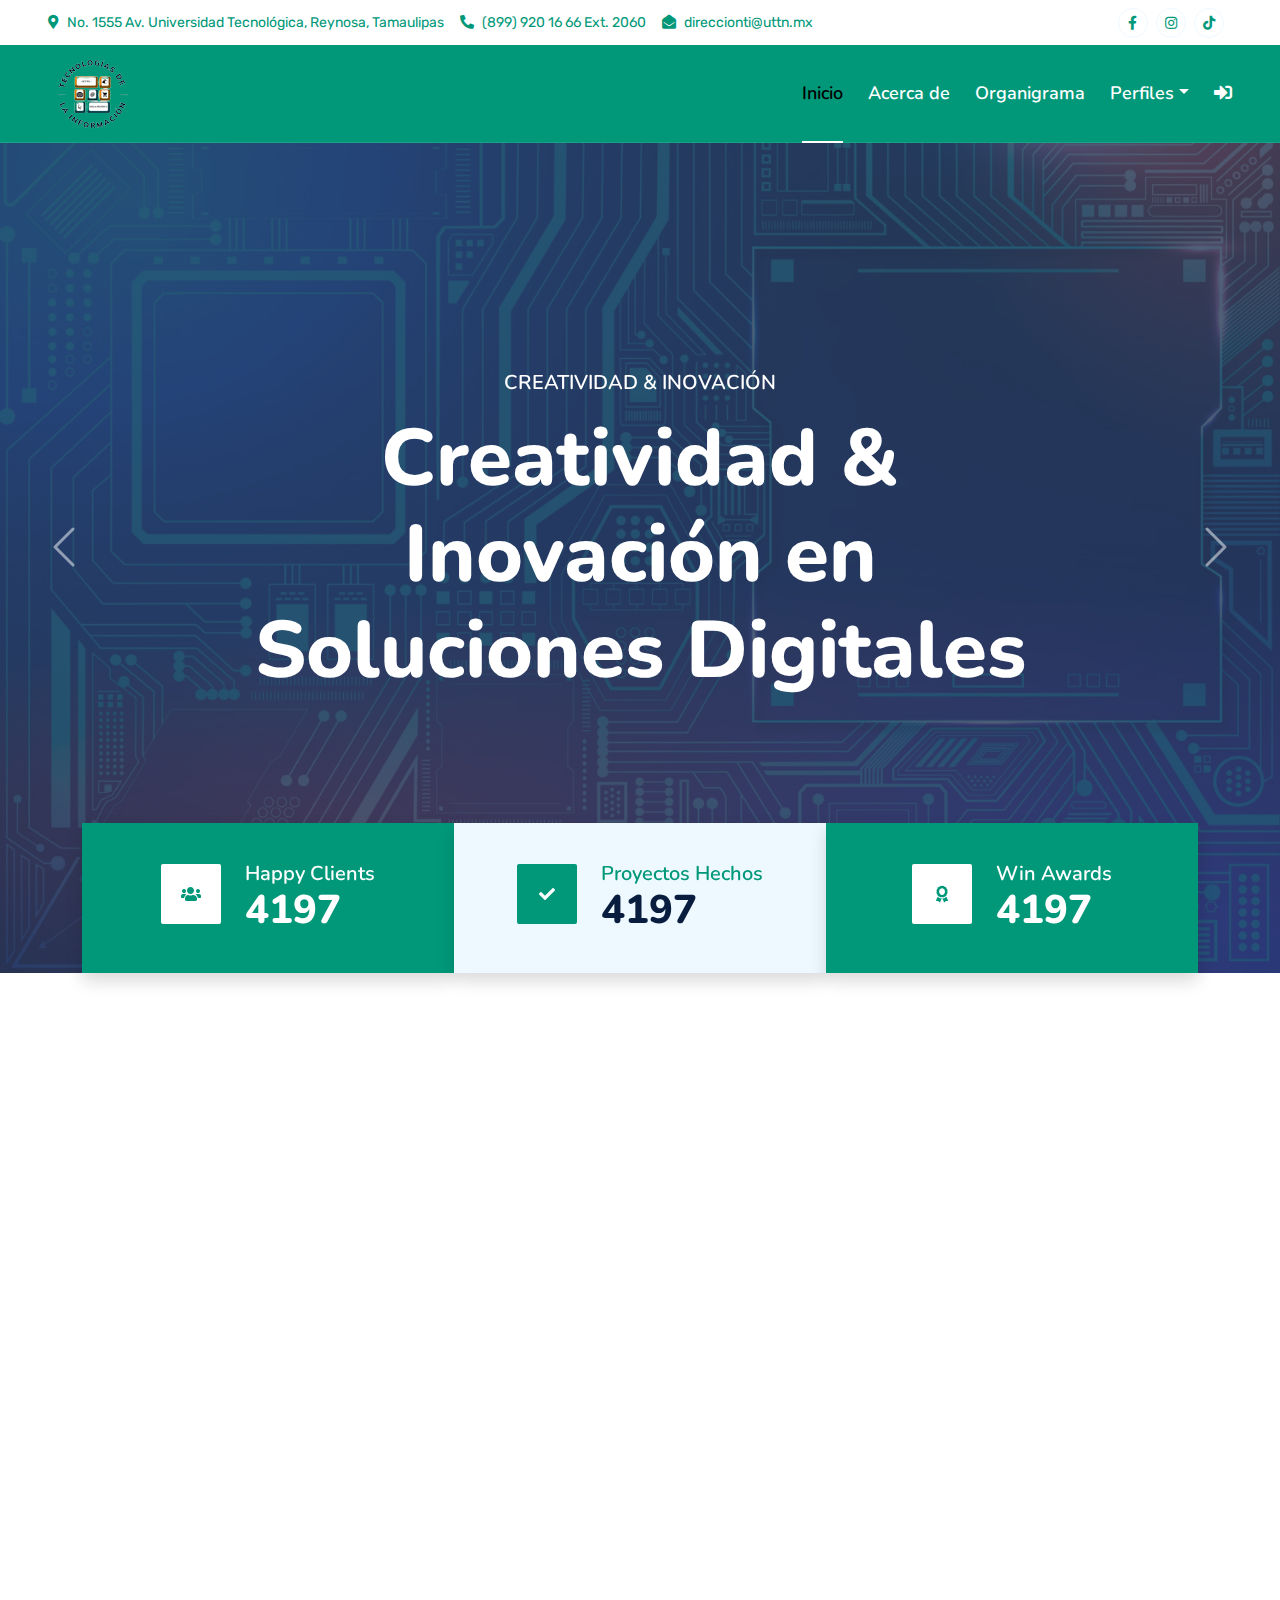
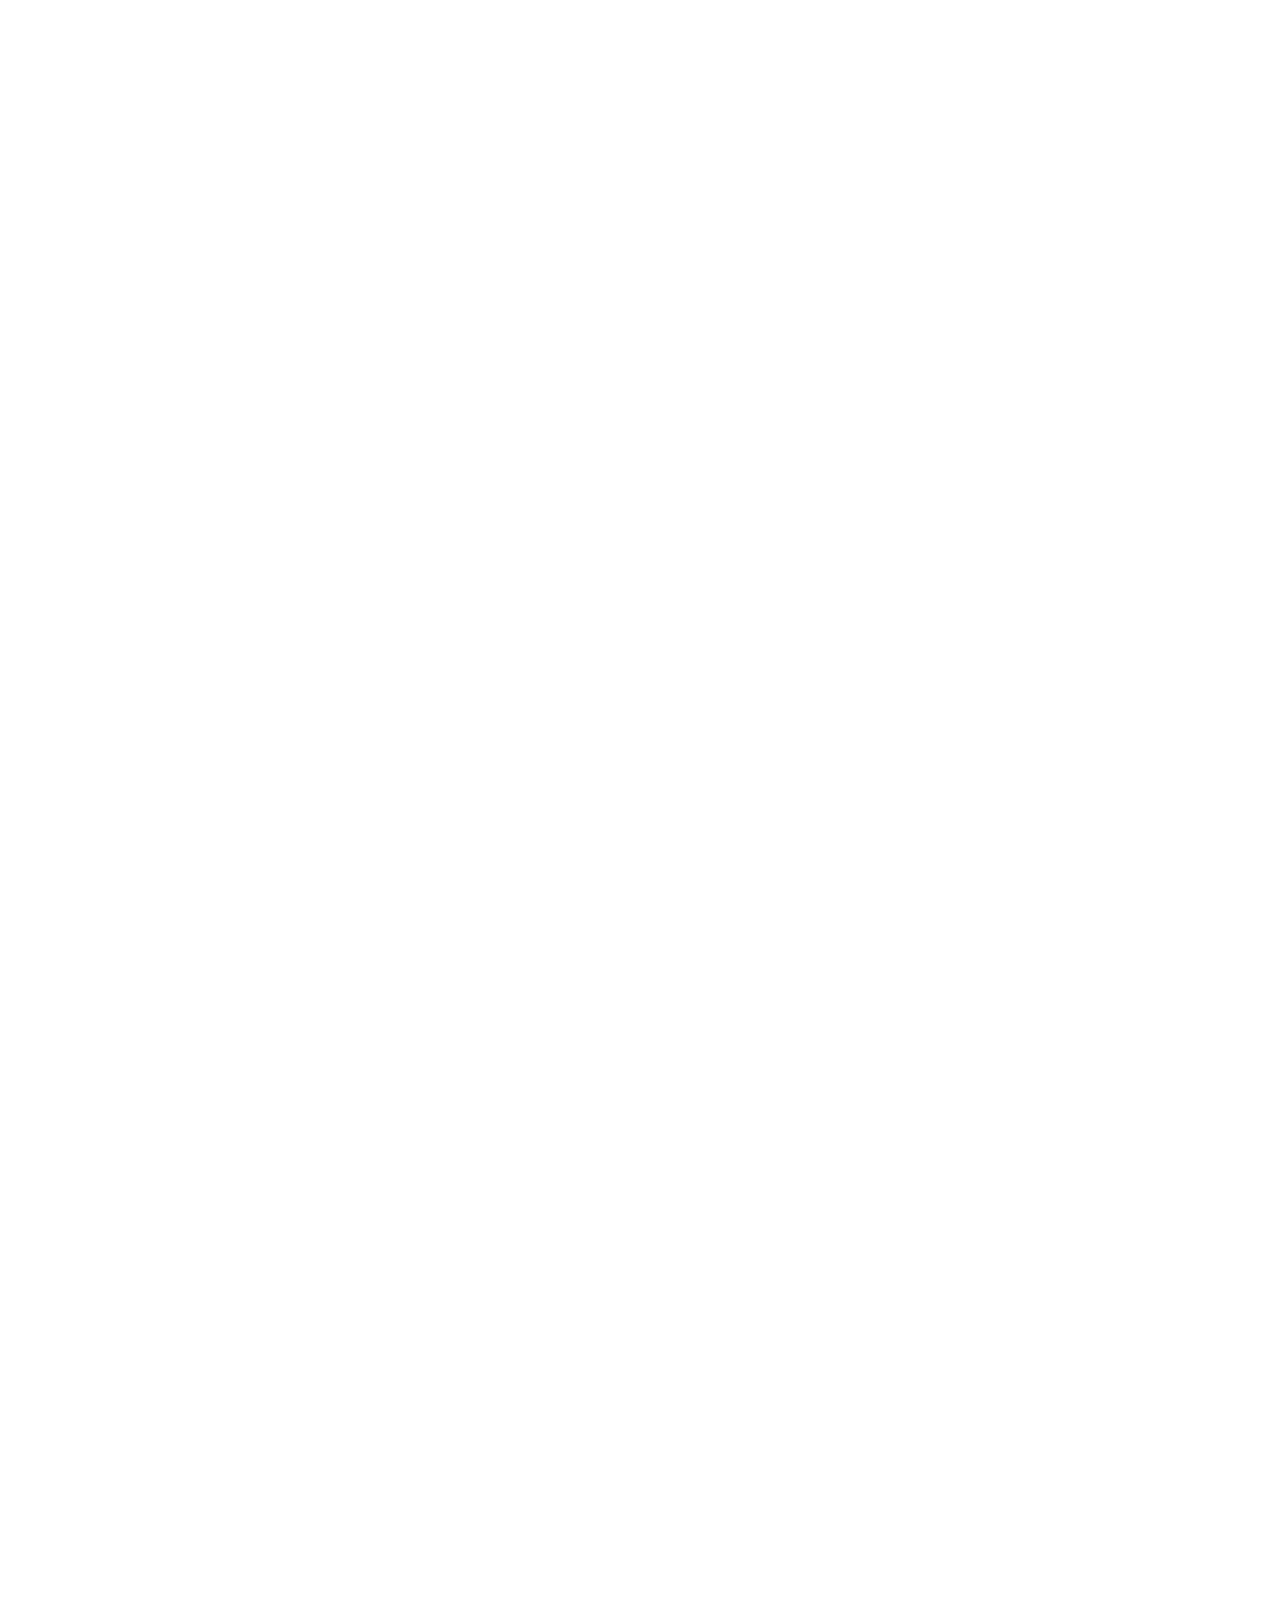
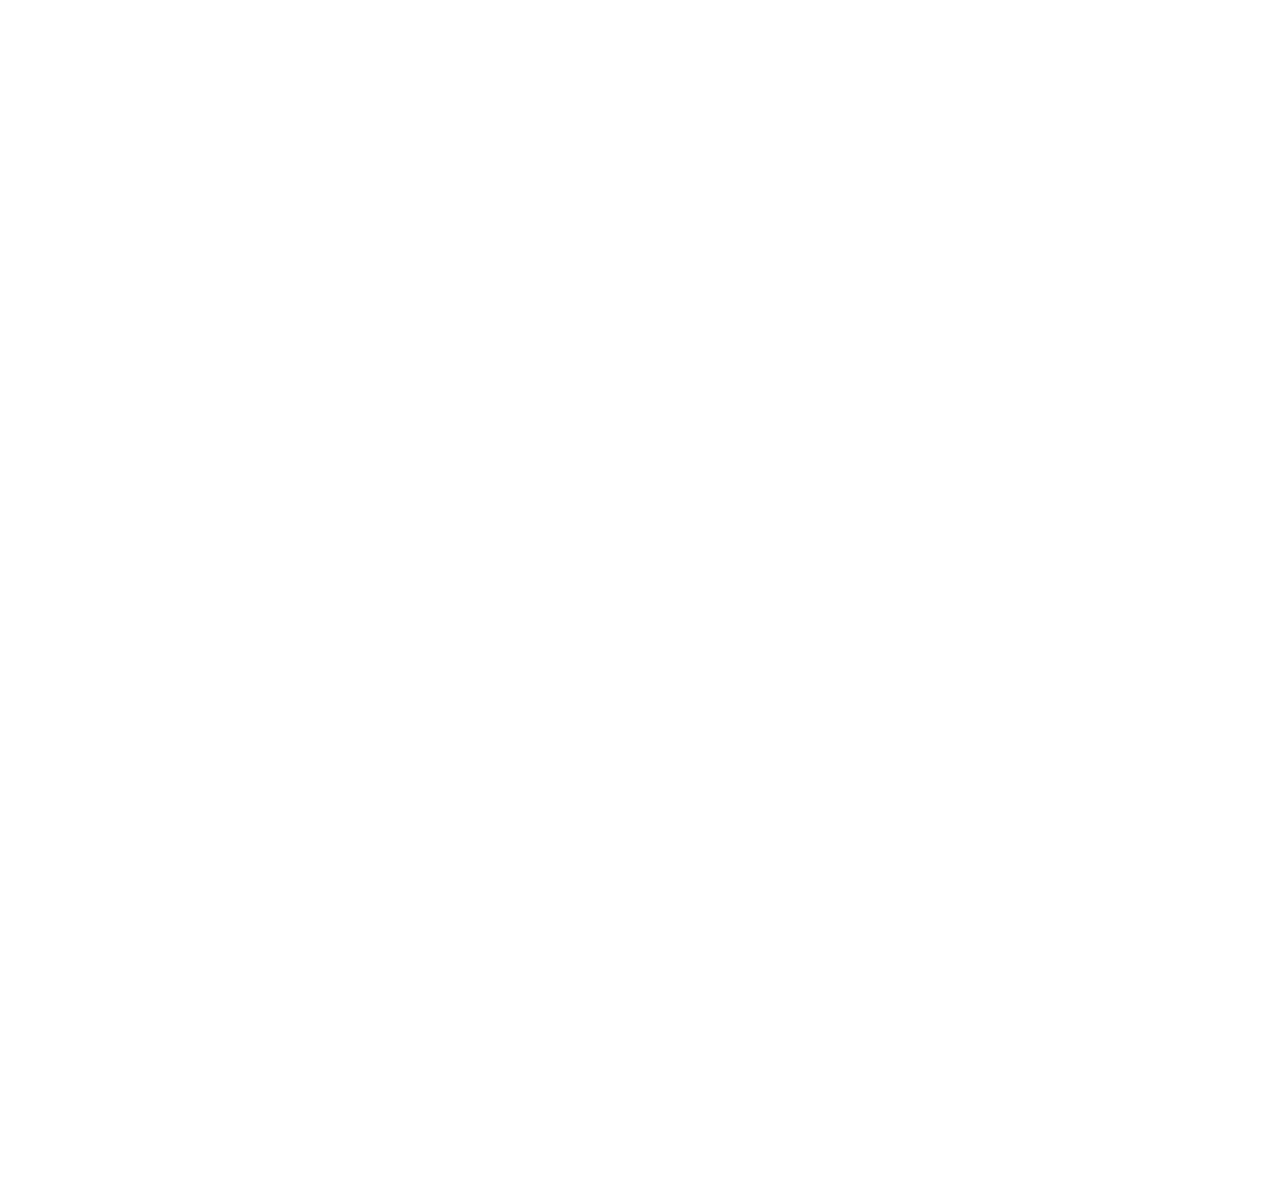
<file: index.html>
<!DOCTYPE html>
<html lang="en">

<head>
    <meta charset="utf-8">
    <title>Tecnlogías de la Información TI-UTTN</title>
    <meta content="width=device-width, initial-scale=1.0" name="viewport">
    <meta content="Free HTML Templates" name="keywords">
    <meta content="Free HTML Templates" name="description">

    <!-- Favicon -->
    <link href="img/favicon.ico" rel="icon">

    <!-- Google Web Fonts -->
    <link rel="preconnect" href="https://fonts.googleapis.com">
    <link rel="preconnect" href="https://fonts.gstatic.com" crossorigin>
    <link href="https://fonts.googleapis.com/css2?family=Nunito:wght@400;600;700;800&family=Rubik:wght@400;500;600;700&display=swap" rel="stylesheet">

    <!-- Icon Font Stylesheet -->
    <link href="https://cdnjs.cloudflare.com/ajax/libs/font-awesome/5.10.0/css/all.min.css" rel="stylesheet">
    <link href="https://cdn.jsdelivr.net/npm/bootstrap-icons@1.4.1/font/bootstrap-icons.css" rel="stylesheet">

    <!-- Libraries Stylesheet -->
    <link href="lib/owlcarousel/assets/owl.carousel.min.css" rel="stylesheet">
    <link href="lib/animate/animate.min.css" rel="stylesheet">
    <!-- Customized Bootstrap Stylesheet -->
    <link href="css/bootstrap.min.css" rel="stylesheet">

    <!-- Template Stylesheet -->
    <link href="css/style.css" rel="stylesheet">
</head>

<body>
    <!-- Spinner Start -->
    <div id="spinner" class="show bg-white position-fixed translate-middle w-100 vh-100 top-50 start-50 d-flex align-items-center justify-content-center">
        <div class="spinner"></div>
    </div>
    <!-- Spinner End -->


    <!-- Topbar Start -->
    <div class="container-fluid bg-dark px-5 d-none d-lg-block">
        <div class="row gx-0">
            <div class="col-lg-8 text-center text-lg-start mb-2 mb-lg-0">
                <div class="d-inline-flex align-items-center" style="height: 45px;">
                    <small class="me-3 text-light"><i class="fa fa-map-marker-alt me-2"></i>No. 1555 Av. Universidad Tecnológica, Reynosa, Tamaulipas</small>
                    <small class="me-3 text-light"><i class="fa fa-phone-alt me-2"></i>(899) 920 16 66 Ext. 2060</small>
                    <small class="text-light"><i class="fa fa-envelope-open me-2"></i>direccionti@uttn.mx</small>
                </div>
            </div>
            <div class="col-lg-4 text-center text-lg-end">
                <div class="d-inline-flex align-items-center" style="height: 45px;">
                    <a class="btn btn-sm btn-outline-light btn-sm-square rounded-circle me-2" href="https://www.facebook.com/tireynosa"><i class="fab fa-facebook-f fw-normal"></i></a>
                    <a class="btn btn-sm btn-outline-light btn-sm-square rounded-circle me-2" href="https://l.facebook.com/l.php?u=https%3A%2F%2Finstagram.com%2Ftireynosa%3Figshid%3DYmMyMTA2M2Y%253D%26fbclid%3DIwAR015i9d6NFbdgSNqo22A9yLfptB57xwW4jXDiMXoonqiAdKnz6LLRW3MN0&h=AT1Q89WTuA-R4mjPiVgJRwdx-QvwyMYBUYllhB7zbAncHnNCcQ9-XJTFP8vhJQu-2-5NHW3JPXeQGfDu-I6qA-1LsqYmWOxaG101_SMIUFf0XqHFjwRNBVuZyZitWHdJKiYunA"><i class="fab fa-instagram fw-normal"></i></a>
                    <a class="btn btn-sm btn-outline-light btn-sm-square rounded-circle me-2" href="https://www.tiktok.com/@tireynosa?is_from_webapp=1&sender_device=pc"><i class="fab fa-tiktok"></i></a>
                </div>
            </div> 
        </div>
    </div>
    <!-- Topbar End -->


    <!-- Navbar & Carousel Start -->
    <div class="container-fluid position-relative p-0">
        <nav class="navbar navbar-expand-lg navbar-dark px-5 py-3 py-lg-0">
            <a href="index.html" class="navbar-brand p-0">
                <h1 class="m-0"><img src="img/TI_LOGO.png" alt=""></h1>
            </a>
            <button class="navbar-toggler" type="button" data-bs-toggle="collapse" data-bs-target="#navbarCollapse">
                <span class="fa fa-bars"></span>
            </button>
            <div class="collapse navbar-collapse" id="navbarCollapse">
                <div class="navbar-nav ms-auto py-0">
                    <a href="index.html" class="nav-item nav-link active">Inicio</a>
                    <a href="about.html" class="nav-item nav-link">Acerca de</a>
                    <a href="team.html" class="nav-item nav-link">Organigrama</a>
                    <div class="nav-item dropdown">
                        <a href="#" class="nav-link dropdown-toggle" data-bs-toggle="dropdown">Perfiles</a>
                        <div class="dropdown-menu m-0">
                            <!-- <a href="price.html" class="dropdown-item">Pricing Plan</a> -->
                            <a href="feature.html" class="dropdown-item">ENV</a>
                            <a href="feature copy.html" class="dropdown-item">DSMP</a>
                            <!-- <a href="team.html" class="dropdown-item">Team Members</a>
                            <a href="testimonial.html" class="dropdown-item">Testimonial</a>
                            <a href="quote.html" class="dropdown-item">Free Quote</a> -->
                        </div>
                    </div>
                    <a href="logreg.php" class="nav-item nav-link">
                        <i class="fas fa-sign-in-alt"></i>
                    </a>
                </div>
            </div>
        </nav>

        <div id="header-carousel" class="carousel slide carousel-fade" data-bs-ride="carousel">
            <div class="carousel-inner">
                <div class="carousel-item active">
                    <img class="w-100" src="img/carousel1.jpg" alt="Image">
                    <div class="carousel-caption d-flex flex-column align-items-center justify-content-center">
                        <div class="p-3" style="max-width: 900px;">
                            <h5 class="text-white text-uppercase mb-3 animated slideInDown">Creatividad & Inovación</h5>
                            <h1 class="display-1 text-white mb-md-4 animated zoomIn">Creatividad & Inovación en Soluciones Digitales</h1>
                            <!-- <a href="quote.html" class="btn btn-primary py-md-3 px-md-5 me-3 animated slideInLeft">Free Quote</a>
                            <a href="" class="btn btn-outline-light py-md-3 px-md-5 animated slideInRight">Contact Us</a> -->
                        </div>
                    </div>
                </div>
                <div class="carousel-item">
                    <img class="w-100" src="img/carousel2.jpg" alt="Image">
                    <div class="carousel-caption d-flex flex-column align-items-center justify-content-center">
                        <div class="p-3" style="max-width: 900px;">
                            <h5 class="text-white text-uppercase mb-3 animated slideInDown">Creatividad & Inovación</h5>
                            <h1 class="display-1 text-white mb-md-4 animated zoomIn">Creatividad & Inovación en Soluciones Digitales</h1>
                            <!-- <a href="quote.html" class="btn btn-primary py-md-3 px-md-5 me-3 animated slideInLeft">Free Quote</a>
                            <a href="" class="btn btn-outline-light py-md-3 px-md-5 animated slideInRight">Contact Us</a> -->
                        </div>
                    </div>
                </div>
            </div>
            <button class="carousel-control-prev" type="button" data-bs-target="#header-carousel"
                data-bs-slide="prev">
                <span class="carousel-control-prev-icon" aria-hidden="true"></span>
                <span class="visually-hidden">Previous</span>
            </button>
            <button class="carousel-control-next" type="button" data-bs-target="#header-carousel"
                data-bs-slide="next">
                <span class="carousel-control-next-icon" aria-hidden="true"></span>
                <span class="visually-hidden">Next</span>
            </button>
        </div>
    </div>
    <!-- Navbar & Carousel End -->


    <!-- Full Screen Search Start -->
    <div class="modal fade" id="searchModal" tabindex="-1">
        <div class="modal-dialog modal-fullscreen">
            <div class="modal-content" style="background: rgba(9, 30, 62, .7);">
                <div class="modal-header border-0">
                    <button type="button" class="btn bg-white btn-close" data-bs-dismiss="modal" aria-label="Close"></button>
                </div>
                <div class="modal-body d-flex align-items-center justify-content-center">
                    <div class="input-group" style="max-width: 600px;">
                        <input type="text" class="form-control bg-transparent border-primary p-3" placeholder="Type search keyword">
                        <button class="btn btn-primary px-4"><i class="bi bi-search"></i></button>
                    </div>
                </div>
            </div>
        </div>
    </div>
    <!-- Full Screen Search End -->


    <!-- Facts Start -->
    <div class="container-fluid facts py-5 pt-lg-0">
        <div class="container py-5 pt-lg-0">
            <div class="row gx-0">
                <div class="col-lg-4 wow zoomIn" data-wow-delay="0.1s">
                    <div class="bg-primary shadow d-flex align-items-center justify-content-center p-4" style="height: 150px;">
                        <div class="bg-white d-flex align-items-center justify-content-center rounded mb-2" style="width: 60px; height: 60px;">
                            <i class="fa fa-users text-primary"></i>
                        </div>
                        <div class="ps-4">
                            <h5 class="text-white mb-0">Happy Clients</h5>
                            <h1 class="text-white mb-0" data-toggle="counter-up">12345</h1>
                        </div>
                    </div>
                </div>
                <div class="col-lg-4 wow zoomIn" data-wow-delay="0.3s">
                    <div class="bg-light shadow d-flex align-items-center justify-content-center p-4" style="height: 150px;">
                        <div class="bg-primary d-flex align-items-center justify-content-center rounded mb-2" style="width: 60px; height: 60px;">
                            <i class="fa fa-check text-white"></i>
                        </div>
                        <div class="ps-4">
                            <h5 class="text-primary mb-0">Proyectos Hechos</h5>
                            <h1 class="mb-0" data-toggle="counter-up">12345</h1>
                        </div>
                    </div>
                </div>
                <div class="col-lg-4 wow zoomIn" data-wow-delay="0.6s">
                    <div class="bg-primary shadow d-flex align-items-center justify-content-center p-4" style="height: 150px;">
                        <div class="bg-white d-flex align-items-center justify-content-center rounded mb-2" style="width: 60px; height: 60px;">
                            <i class="fa fa-award text-primary"></i>
                        </div>
                        <div class="ps-4">
                            <h5 class="text-white mb-0">Win Awards</h5>
                            <h1 class="text-white mb-0" data-toggle="counter-up">12345</h1>
                        </div>
                    </div>
                </div>
            </div>
        </div>
    </div>
    <!-- Facts Start -->


    <!-- About Start -->
    <div class="container-fluid py-5 wow fadeInUp" data-wow-delay="0.1s">
        <div class="container py-5">
            <div class="row g-5">
                <div class="col-lg-7">
                    <div class="section-title position-relative pb-3 mb-5">
                        <h5 class="fw-bold text-primary text-uppercase">Acerca de Nosotros</h5>
                        <h1 class="mb-0">La mejor opción en TI con más de 10 años de experiencia.</h1>
                    </div>
                    <p class="mb-4">Somos el programa educativo reconocido por su excelencia en el proceso de transformación de sus estudiantes quienes serán los Ingenieros líderes en el área de las Tecnologías de la Información, contribuyendo así con el desarrollo sustentable a nivel regional, nacional e internacional.</p>
                    <div class="row g-0 mb-3">
                        <div class="col-sm-6 wow zoomIn" data-wow-delay="0.2s">
                            <h5 class="mb-3"><i class="fa fa-check text-primary me-3"></i>Ocupaciones Profesionales</h5>
                            <h5 class="mb-3"><i class="fa fa-check text-primary me-3"></i>Escenarios de actuación</h5>
                        </div>
                        <div class="col-sm-6 wow zoomIn" data-wow-delay="0.4s">
                            <h5 class="mb-3"><i class="fa fa-check text-primary me-3"></i>Escenarios de actuación</h5>
                            <h5 class="mb-3"><i class="fa fa-check text-primary me-3"></i>Campo Laboral</h5>
                        </div>
                    </div>
                    <div class="d-flex align-items-center mb-4 wow fadeIn" data-wow-delay="0.6s">
                        
                        <div class="ps-4">
                        </div>
                    </div>
                </div>
                <div class="col-lg-5" style="min-height: 500px;">
                    <div class="position-relative h-100">
                        <img class="position-absolute w-100 h-100 rounded wow zoomIn" data-wow-delay="0.9s" src="img/about.jpg" style="object-fit: cover;">
                    </div>
                </div>
            </div>
        </div>
    </div>
    <!-- About End -->

    <!-- Service Start -->
    <div class="container-fluid py-5 wow fadeInUp" data-wow-delay="0.1s">
        <div class="container py-5">
            <div class="section-title text-center position-relative pb-3 mb-5 mx-auto" style="max-width: 600px;">
                <h5 class="fw-bold text-primary text-uppercase">Nuestras opciones</h5>
                <h1 class="mb-0">Soluciones TI que nuestros alumnos alcanzan</h1>
            </div>
            <div class="row g-5">
                <div class="col-lg-4 col-md-6 wow zoomIn" data-wow-delay="0.3s">
                    <div class="service-item bg-light rounded d-flex flex-column align-items-center justify-content-center text-center">
                        <div class="service-icon">
                            <i class="fa fa-shield-alt text-white"></i>
                        </div>
                        <h4 class="mb-3">Cyber Seguridad</h4>
                        
                        
                    </div>
                </div>
                <div class="col-lg-4 col-md-6 wow zoomIn" data-wow-delay="0.6s">
                    <div class="service-item bg-light rounded d-flex flex-column align-items-center justify-content-center text-center">
                        <div class="service-icon">
                            <i class="fa fa-chart-pie text-white"></i>
                        </div>
                        <h4 class="mb-3">Analista de Datos</h4>
                        
                    </div>
                </div>
                <div class="col-lg-4 col-md-6 wow zoomIn" data-wow-delay="0.9s">
                    <div class="service-item bg-light rounded d-flex flex-column align-items-center justify-content-center text-center">
                        <div class="service-icon">
                            <i class="fa fa-code text-white"></i>
                        </div>
                        <h4 class="mb-3">E-Commerce</h4>
                        
                    </div>
                </div>
                <div class="col-lg-4 col-md-6 wow zoomIn" data-wow-delay="0.3s">
                    <div class="service-item bg-light rounded d-flex flex-column align-items-center justify-content-center text-center">
                        <div class="service-icon">
                            <i class="fab fa-android text-white"></i>
                        </div>
                        <h4 class="mb-3">Desarrollo de Apps</h4>
                        
                    </div>
                </div>
                <div class="col-lg-4 col-md-6 wow zoomIn" data-wow-delay="0.6s">
                    <div class="service-item bg-light rounded d-flex flex-column align-items-center justify-content-center text-center">
                        <div class="service-icon">
                            <i class="fa fa-search text-white"></i>
                        </div>
                        <h4 class="mb-3">Manejo de Base de Datos</h4>
                        
                    </div>
                </div>
                <div class="col-lg-4 col-md-6 wow zoomIn" data-wow-delay="0.9s">
                    <div class="position-relative bg-primary rounded h-100 d-flex flex-column align-items-center justify-content-center text-center p-5">
                        <h3 class="text-white mb-3">¡Informate mejor!</h3>
                        <p class="text-white mb-3">Ing. Yves Ananías Flores Reyes</p>
                        <h2 class="text-white mb-0">8999201216 Ext. 2060</h2>
                    </div>
                </div>
            </div>
        </div>
    </div>
    <!-- Service End -->


    <!-- Pricing Plan Start -->
    <div class="container-fluid py-5 wow fadeInUp" data-wow-delay="0.1s">
        <div class="container py-5">
            <div class="section-title text-center position-relative pb-3 mb-5 mx-auto" style="max-width: 600px;">
                <h5 class="fw-bold text-primary text-uppercase">Pricing Plans</h5>
                <h1 class="mb-0">We are Offering Competitive Prices for Our Clients</h1>
            </div>
            <div class="row g-0">
                <div class="col-lg-4 wow slideInUp" data-wow-delay="0.6s">
                    <div class="bg-light rounded">
                        <div class="border-bottom py-4 px-5 mb-4">
                            <h4 class="text-primary mb-1">Basic Plan</h4>
                            <small class="text-uppercase">For Small Size Business</small>
                        </div>
                        <div class="p-5 pt-0">
                            <h1 class="display-5 mb-3">
                                <small class="align-top" style="font-size: 22px; line-height: 45px;">$</small>49.00<small
                                    class="align-bottom" style="font-size: 16px; line-height: 40px;">/ Month</small>
                            </h1>
                            <div class="d-flex justify-content-between mb-3"><span>HTML5 & CSS3</span><i class="fa fa-check text-primary pt-1"></i></div>
                            <div class="d-flex justify-content-between mb-3"><span>Bootstrap v5</span><i class="fa fa-check text-primary pt-1"></i></div>
                            <div class="d-flex justify-content-between mb-3"><span>Responsive Layout</span><i class="fa fa-times text-danger pt-1"></i></div>
                            <div class="d-flex justify-content-between mb-2"><span>Cross-browser Support</span><i class="fa fa-times text-danger pt-1"></i></div>
                            <a href="" class="btn btn-primary py-2 px-4 mt-4">Order Now</a>
                        </div>
                    </div>
                </div>
                <div class="col-lg-4 wow slideInUp" data-wow-delay="0.3s">
                    <div class="bg-white rounded shadow position-relative" style="z-index: 1;">
                        <div class="border-bottom py-4 px-5 mb-4">
                            <h4 class="text-primary mb-1">Standard Plan</h4>
                            <small class="text-uppercase">For Medium Size Business</small>
                        </div>
                        <div class="p-5 pt-0">
                            <h1 class="display-5 mb-3">
                                <small class="align-top" style="font-size: 22px; line-height: 45px;">$</small>99.00<small
                                    class="align-bottom" style="font-size: 16px; line-height: 40px;">/ Month</small>
                            </h1>
                            <div class="d-flex justify-content-between mb-3"><span>HTML5 & CSS3</span><i class="fa fa-check text-primary pt-1"></i></div>
                            <div class="d-flex justify-content-between mb-3"><span>Bootstrap v5</span><i class="fa fa-check text-primary pt-1"></i></div>
                            <div class="d-flex justify-content-between mb-3"><span>Responsive Layout</span><i class="fa fa-check text-primary pt-1"></i></div>
                            <div class="d-flex justify-content-between mb-2"><span>Cross-browser Support</span><i class="fa fa-times text-danger pt-1"></i></div>
                            <a href="" class="btn btn-primary py-2 px-4 mt-4">Order Now</a>
                        </div>
                    </div>
                </div>
                <div class="col-lg-4 wow slideInUp" data-wow-delay="0.9s">
                    <div class="bg-light rounded">
                        <div class="border-bottom py-4 px-5 mb-4">
                            <h4 class="text-primary mb-1">Advanced Plan</h4>
                            <small class="text-uppercase">For Large Size Business</small>
                        </div>
                        <div class="p-5 pt-0">
                            <h1 class="display-5 mb-3">
                                <small class="align-top" style="font-size: 22px; line-height: 45px;">$</small>149.00<small
                                    class="align-bottom" style="font-size: 16px; line-height: 40px;">/ Month</small>
                            </h1>
                            <div class="d-flex justify-content-between mb-3"><span>HTML5 & CSS3</span><i class="fa fa-check text-primary pt-1"></i></div>
                            <div class="d-flex justify-content-between mb-3"><span>Bootstrap v5</span><i class="fa fa-check text-primary pt-1"></i></div>
                            <div class="d-flex justify-content-between mb-3"><span>Responsive Layout</span><i class="fa fa-check text-primary pt-1"></i></div>
                            <div class="d-flex justify-content-between mb-2"><span>Cross-browser Support</span><i class="fa fa-check text-primary pt-1"></i></div>
                            <a href="" class="btn btn-primary py-2 px-4 mt-4">Order Now</a>
                        </div>
                    </div>
                </div>
            </div>
        </div>
    </div>
    <!-- Pricing Plan End -->


    <!-- Vendor Start -->
    <div class="container-fluid py-5 wow fadeInUp" data-wow-delay="0.1s">
        <div class="container py-5 mb-5">
            <div class="bg-white">
                <div class="owl-carousel vendor-carousel">
                    <img src="img/logo-1.jpg" alt="">
                    <img src="img/logo-2.jpg" alt="">
                    <img src="img/logo-3.jpg" alt="">
                    <img src="img/logo-4.jpg" alt="">
                    <img src="img/logoenv-1.jpg" alt="">
                    <img src="img/logoenv-2.jpg" alt="">
                    <img src="img/logoenv-3.jpg" alt="">
                    <img src="img/logoenv-4.jpg" alt="">
                    <img src="img/logo-5.jpg" alt="">
                </div>
            </div>
        </div>
    </div>
    <!-- Vendor End -->
    

    <!-- Footer Start -->
    <div class="container-fluid bg-dark text-light mt-5 wow fadeInUp" data-wow-delay="0.1s">
        <div class="container">
            <div class="row gx-5">
                <div class="col-lg-4 col-md-6 footer-about">
                    <div class="d-flex flex-column align-items-center justify-content-center text-center h-100 bg-primary p-4">
                        <a href="index.html" class="navbar-brand">
                            <h1 class="m-0 text-white"><i class="fa fa-laptop-code me-2"></i>TI-UTTN</h1>
                        </a>
                        <p class="mt-3 mb-4" style="color: white;">Formar Egresados Bilingües que promuevan con base en sus conocimientos, habilidades y actitudes, el desarrollo de soluciones tecnológicas que contribuyan a elevar la eficiencia y competitividad de las organizaciones.</p>
                    </div>
                </div>
                <div class="col-lg-8 col-md-6">
                    <div class="row gx-5">
                        <div class="col-lg-6 col-md-12 pt-5 mb-5">
                            <div class="section-title section-title-sm position-relative pb-3 mb-4">
                                <h3 class="text-light mb-0">Ubicación</h3>
                            </div>
                            <div class="d-flex mb-2">
                                <i class="bi bi-geo-alt text-primary me-2"></i>
                                <p class="mb-0">No. 1555 Av. Universidad Tecnológica, Reynosa, Tamaulipas</p>
                            </div>
                            <div class="d-flex mb-2">
                                <i class="bi bi-envelope-open text-primary me-2"></i>
                                <p class="mb-0">direccionti@uttn.mx</p>
                            </div>
                            <div class="d-flex mb-2">
                                <i class="bi bi-telephone text-primary me-2"></i>
                                <p class="mb-0">(899) 920 16 66 Ext. 2060</p>
                            </div>
                            <!-- <div class="d-flex mt-4">
                                <a class="btn btn-primary btn-square me-2" href="#"><i class="fab fa-twitter fw-normal"></i></a>
                                <a class="btn btn-primary btn-square me-2" href="#"><i class="fab fa-facebook-f fw-normal"></i></a>
                                <a class="btn btn-primary btn-square me-2" href="#"><i class="fab fa-linkedin-in fw-normal"></i></a>
                                <a class="btn btn-primary btn-square" href="#"><i class="fab fa-instagram fw-normal"></i></a>
                            </div> -->
                        </div>
                        <div class="col-lg-6 col-md-12 pt-0 pt-lg-5 mb-5">
                            <div class="section-title section-title-sm position-relative pb-3 mb-4">
                                <h3 class="text-light mb-0">Accesos Rápidos</h3>
                            </div>
                            <div class="link-animated d-flex flex-column justify-content-start">
                                <a class="text-light mb-2" href="index.html"><i class="bi bi-arrow-right text-primary me-2"></i>Inicio</a>
                                <a class="text-light mb-2" href="about.html"><i class="bi bi-arrow-right text-primary me-2"></i>Acerca</a>
                                <a class="text-light mb-2" href="feature.html"><i class="bi bi-arrow-right text-primary me-2"></i>Perfiles</a>
                                <a class="text-light mb-2" href="team.html"><i class="bi bi-arrow-right text-primary me-2"></i>Organigrama</a>
                            </div>
                        </div>
                       <!--  <div class="col-lg-4 col-md-12 pt-0 pt-lg-5 mb-5">
                            <div class="section-title section-title-sm position-relative pb-3 mb-4">
                                <h3 class="text-light mb-0">Popular Links</h3>
                            </div>
                            <div class="link-animated d-flex flex-column justify-content-start">
                                <a class="text-light mb-2" href="#"><i class="bi bi-arrow-right text-primary me-2"></i>Home</a>
                                <a class="text-light mb-2" href="#"><i class="bi bi-arrow-right text-primary me-2"></i>About Us</a>
                                <a class="text-light mb-2" href="#"><i class="bi bi-arrow-right text-primary me-2"></i>Our Services</a>
                                <a class="text-light mb-2" href="#"><i class="bi bi-arrow-right text-primary me-2"></i>Meet The Team</a>
                                <a class="text-light mb-2" href="#"><i class="bi bi-arrow-right text-primary me-2"></i>Latest Blog</a>
                                <a class="text-light" href="#"><i class="bi bi-arrow-right text-primary me-2"></i>Contact Us</a>
                            </div>
                        </div> -->
                    </div>
                </div>
            </div>
        </div>
    </div>
    <!-- Footer End -->


    <!-- Back to Top -->
    <a href="#" class="btn btn-lg btn-primary btn-lg-square rounded back-to-top"><i class="bi bi-arrow-up"></i></a>


    <!-- JavaScript Libraries -->
    <script src="https://code.jquery.com/jquery-3.4.1.min.js"></script>
    <script src="https://cdn.jsdelivr.net/npm/bootstrap@5.0.0/dist/js/bootstrap.bundle.min.js"></script>
    <script src="lib/wow/wow.min.js"></script>
    <script src="lib/easing/easing.min.js"></script>
    <script src="lib/waypoints/waypoints.min.js"></script>
    <script src="lib/counterup/counterup.min.js"></script>
    <script src="lib/owlcarousel/owl.carousel.min.js"></script>

    <!-- Template Javascript -->
    <script src="js/main.js"></script>
</body>

</html>
</file>
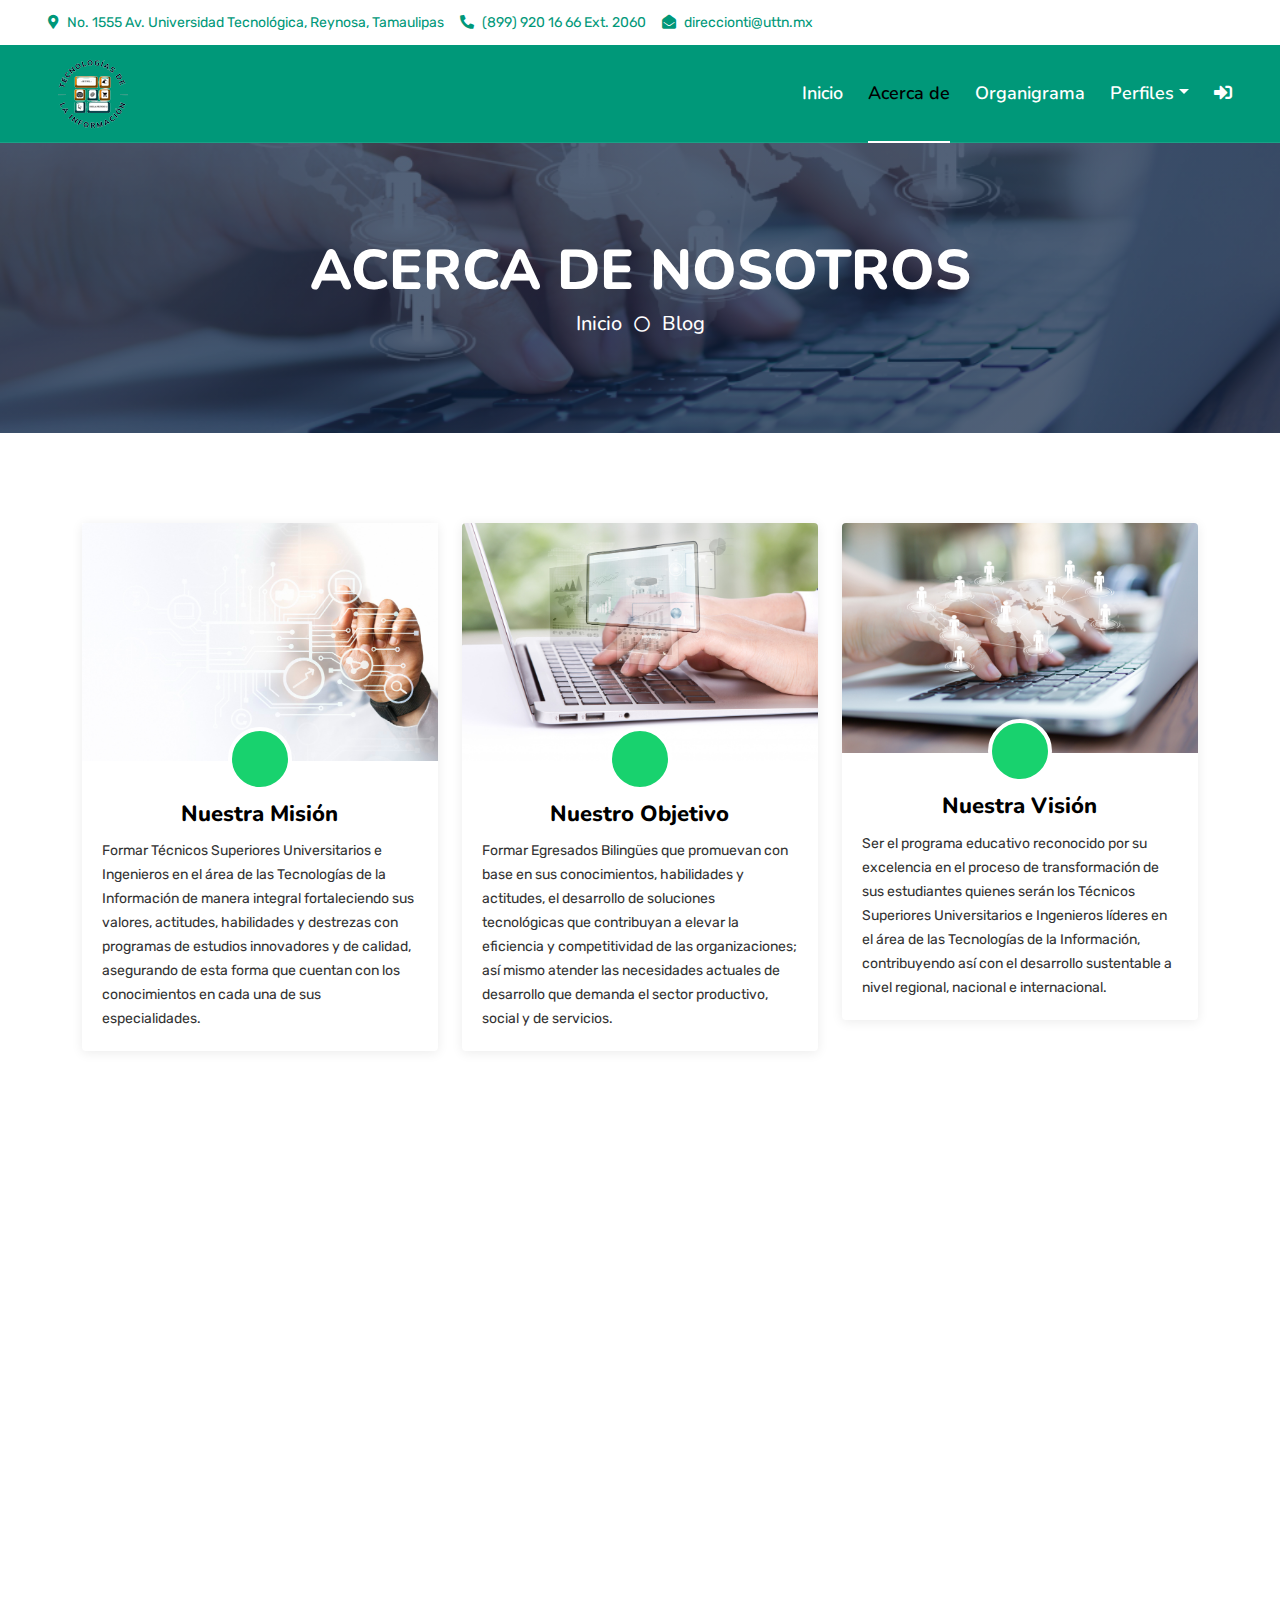
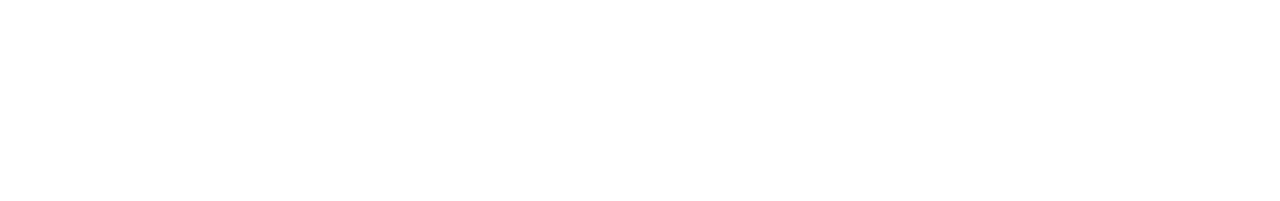
<file: about.html>
<!DOCTYPE html>
<html lang="es">
<head>
    <meta charset="utf-8">
    <title>Tecnlogías de la Información TI-UTTN</title>
    <meta content="width=device-width, initial-scale=1.0" name="viewport">
    <meta content="Free HTML Templates" name="keywords">
    <meta content="Free HTML Templates" name="description">

    <!-- Favicon -->
    <link href="img/favicon.ico" rel="icon">

    <!-- Google Web Fonts -->
    <link rel="preconnect" href="https://fonts.googleapis.com">
    <link rel="preconnect" href="https://fonts.gstatic.com" crossorigin>
    <link href="https://fonts.googleapis.com/css2?family=Nunito:wght@400;600;700;800&family=Rubik:wght@400;500;600;700&display=swap" rel="stylesheet">

    <!-- Icon Font Stylesheet -->
    <link href="https://cdnjs.cloudflare.com/ajax/libs/font-awesome/5.10.0/css/all.min.css" rel="stylesheet">
    <link href="https://cdn.jsdelivr.net/npm/bootstrap-icons@1.4.1/font/bootstrap-icons.css" rel="stylesheet">

    <!-- Libraries Stylesheet -->
    <link href="lib/owlcarousel/assets/owl.carousel.min.css" rel="stylesheet">
    <link href="lib/animate/animate.min.css" rel="stylesheet">

    <!-- Customized Bootstrap Stylesheet -->
    <link href="css/bootstrap.min.css" rel="stylesheet">

    <!-- Template Stylesheet -->
    <link href="css/style.css" rel="stylesheet">
</head>

<body>
    <!-- Spinner Start -->
    <div id="spinner" class="show bg-white position-fixed translate-middle w-100 vh-100 top-50 start-50 d-flex align-items-center justify-content-center">
        <div class="spinner"></div>
    </div>
    <!-- Spinner End -->


    <!-- Topbar Start -->
    <div class="container-fluid bg-dark px-5 d-none d-lg-block">
        <div class="row gx-0">
            <div class="col-lg-8 text-center text-lg-start mb-2 mb-lg-0">
                <div class="d-inline-flex align-items-center" style="height: 45px;">
                    <small class="me-3 text-light"><i class="fa fa-map-marker-alt me-2"></i>No. 1555 Av. Universidad Tecnológica, Reynosa, Tamaulipas</small>
                    <small class="me-3 text-light"><i class="fa fa-phone-alt me-2"></i>(899) 920 16 66 Ext. 2060</small>
                    <small class="text-light"><i class="fa fa-envelope-open me-2"></i>direccionti@uttn.mx</small>
                </div>
            </div>
            <!-- <div class="col-lg-4 text-center text-lg-end">
                <div class="d-inline-flex align-items-center" style="height: 45px;">
                    <a class="btn btn-sm btn-outline-light btn-sm-square rounded-circle me-2" href=""><i class="fab fa-twitter fw-normal"></i></a>
                    <a class="btn btn-sm btn-outline-light btn-sm-square rounded-circle me-2" href=""><i class="fab fa-facebook-f fw-normal"></i></a>
                    <a class="btn btn-sm btn-outline-light btn-sm-square rounded-circle me-2" href=""><i class="fab fa-tiktok fw-normal"></i></a>
                    <a class="btn btn-sm btn-outline-light btn-sm-square rounded-circle me-2" href=""><i class="fab fa-instagram fw-normal"></i></a>
                    <a class="btn btn-sm btn-outline-light btn-sm-square rounded-circle" href=""><i class="fab fa-youtube fw-normal"></i></a>
                </div>
            </div> -->
        </div>
    </div>
    <!-- Topbar End -->


    <!-- Navbar Start -->
    <div class="container-fluid position-relative p-0">
        <nav class="navbar navbar-expand-lg navbar-dark px-5 py-3 py-lg-0">
            <a href="index.html" class="navbar-brand p-0">
                <h1 class="m-0"><img src="img/TI_LOGO.png" alt=""></h1>
            </a>
            <button class="navbar-toggler" type="button" data-bs-toggle="collapse" data-bs-target="#navbarCollapse">
                <span class="fa fa-bars"></span>
            </button>
            <div class="collapse navbar-collapse" id="navbarCollapse">
                <div class="navbar-nav ms-auto py-0">
                    <a href="index.html" class="nav-item nav-link">Inicio</a>
                    <a href="about.html" class="nav-item nav-link active">Acerca de</a>
                    <a href="team.html" class="nav-item nav-link">Organigrama</a>
                    <div class="nav-item dropdown">
                        <a href="#" class="nav-link dropdown-toggle" data-bs-toggle="dropdown">Perfiles</a>
                        <div class="dropdown-menu m-0">
                            <!-- <a href="price.html" class="dropdown-item">Pricing Plan</a> -->
                            <a href="feature.html" class="dropdown-item">ENV</a>
                            <a href="feature copy.html" class="dropdown-item">DSMP</a>
                            <!-- <a href="team.html" class="dropdown-item">Team Members</a>
                            <a href="testimonial.html" class="dropdown-item">Testimonial</a>
                            <a href="quote.html" class="dropdown-item">Free Quote</a> -->
                        </div>
                    </div>
                    <a href="logreg.html" class="nav-item nav-link">
                        <i class="fas fa-sign-in-alt"></i>
                    </a>
                </div>
            </div>
        </nav>

        <div class="container-fluid bg-primary py-5 bg-header" style="margin-bottom: 90px;">
            <div class="row py-5">
                <div class="col-12 pt-lg-5 mt-lg-5 text-center">
                    <h1 class="display-4 text-white animated zoomIn">ACERCA DE NOSOTROS</h1>
                    <a href="index.html" class="h5 text-white">Inicio</a>
                    <i class="far fa-circle text-white px-2"></i>
                    <a href="blog.html" class="h5 text-white">Blog</a>
                </div>
            </div>
        </div>
    </div>
    <!-- Navbar End -->


    <!-- Full Screen Search Start -->
    <div class="modal fade" id="searchModal" tabindex="-1">
        <div class="modal-dialog modal-fullscreen">
            <div class="modal-content" style="background: rgba(9, 30, 62, .7);">
                <div class="modal-header border-0">
                    <button type="button" class="btn bg-white btn-close" data-bs-dismiss="modal" aria-label="Close"></button>
                </div>
                <div class="modal-body d-flex align-items-center justify-content-center">
                    <div class="input-group" style="max-width: 600px;">
                        <input type="text" class="form-control bg-transparent border-primary p-3" placeholder="Type search keyword">
                        <button class="btn btn-primary px-4"><i class="bi bi-search"></i></button>
                    </div>
                </div>
            </div>
        </div>
    </div>
    <!-- Full Screen Search End -->



    <section id="about">
        <div class="container">
          <div class="row about-cols">
  
            <div class="col-md-4 wow fadeInUp">
              <div class="about-col">
                <div class="img">
                  <img src="img/a-mission.jpg" alt="" class="img-fluid">
                  <div class="icon"><i class="fa fa-bullseye-arrow me-2"></i></div>
                </div>
                <h2 class="title"><a href="#">Nuestra Misión</a></h2>
                <p>
                    Formar Técnicos Superiores Universitarios e Ingenieros en el área de las Tecnologías de la Información de manera integral fortaleciendo sus valores, actitudes, habilidades y destrezas con programas de estudios innovadores y de calidad, asegurando de esta forma que cuentan con los conocimientos en cada una de sus especialidades.                </p>
              </div>
            </div>
  
            <div class="col-md-4 wow fadeInUp" data-wow-delay="0.1s">
              <div class="about-col">
                <div class="img">
                  <img src="img/a-plan.jpg" alt="" class="img-fluid">
                  <div class="icon"><i class="ion-ios-list-outline"></i></div>
                </div>
                <h2 class="title"><a href="#">Nuestro Objetivo</a></h2>
                <p>
                    Formar Egresados Bilingües que promuevan con base en sus conocimientos, habilidades y actitudes, el desarrollo de soluciones tecnológicas que contribuyan a elevar la eficiencia y competitividad de las organizaciones; así mismo atender las necesidades actuales de desarrollo que demanda el sector productivo, social y de servicios.                </p>
              </div>
            </div>
  
            <div class="col-md-4 wow fadeInUp" data-wow-delay="0.2s">
              <div class="about-col">
                <div class="img">
                  <img src="img/a-vision.jpg" alt="" class="img-fluid">
                  <div class="icon"><i class="ion-ios-eye-outline"></i></div>
                </div>
                <h2 class="title"><a href="#">Nuestra Visión</a></h2>
                <p>
                    Ser el programa educativo reconocido por su excelencia en el proceso de transformación de sus estudiantes quienes serán los Técnicos Superiores Universitarios e Ingenieros líderes en el área de las Tecnologías de la Información, contribuyendo así con el desarrollo sustentable a nivel regional, nacional e internacional.                </p>
              </div>
            </div>
  
          </div>
  
        </div>
      </section><!-- #about -->


    <!-- Vendor Start -->
    <div class="container-fluid py-5 wow fadeInUp" data-wow-delay="0.1s">
        <div class="container py-5 mb-5">
            <div class="bg-white">
                <div class="owl-carousel vendor-carousel">
                    <img src="img/logo-1.jpg" alt="">
                    <img src="img/logo-2.jpg" alt="">
                    <img src="img/logo-3.jpg" alt="">
                    <img src="img/logo-4.jpg" alt="">
                    <img src="img/logoenv-1.jpg" alt="">
                    <img src="img/logoenv-2.jpg" alt="">
                    <img src="img/logoenv-3.jpg" alt="">
                    <img src="img/logoenv-4.jpg" alt="">
                    <img src="img/logo-5.jpg" alt="">
                </div>
            </div>
        </div>
    </div>
    <!-- Vendor End -->
    

    <!-- Footer Start -->
    <div class="container-fluid bg-dark text-light mt-5 wow fadeInUp" data-wow-delay="0.1s">
        <div class="container">
            <div class="row gx-5">
                <div class="col-lg-4 col-md-6 footer-about">
                    <div class="d-flex flex-column align-items-center justify-content-center text-center h-100 bg-primary p-4">
                        <a href="index.html" class="navbar-brand">
                            <h1 class="m-0 text-white"><i class="fa fa-laptop-code me-2"></i>TI-UTTN</h1>
                        </a>
                        <p class="mt-3 mb-4" style="color: white;">Formar Egresados Bilingües que promuevan con base en sus conocimientos, habilidades y actitudes, el desarrollo de soluciones tecnológicas que contribuyan a elevar la eficiencia y competitividad de las organizaciones.</p>
                    </div>
                </div>
                <div class="col-lg-8 col-md-6">
                    <div class="row gx-5">
                        <div class="col-lg-6 col-md-12 pt-5 mb-5">
                            <div class="section-title section-title-sm position-relative pb-3 mb-4">
                                <h3 class="text-light mb-0">Ubicación</h3>
                            </div>
                            <div class="d-flex mb-2">
                                <i class="bi bi-geo-alt text-primary me-2"></i>
                                <p class="mb-0">No. 1555 Av. Universidad Tecnológica, Reynosa, Tamaulipas</p>
                            </div>
                            <div class="d-flex mb-2">
                                <i class="bi bi-envelope-open text-primary me-2"></i>
                                <p class="mb-0">direccionti@uttn.mx</p>
                            </div>
                            <div class="d-flex mb-2">
                                <i class="bi bi-telephone text-primary me-2"></i>
                                <p class="mb-0">(899) 920 16 66 Ext. 2060</p>
                            </div>
                            <!-- <div class="d-flex mt-4">
                                <a class="btn btn-primary btn-square me-2" href="#"><i class="fab fa-twitter fw-normal"></i></a>
                                <a class="btn btn-primary btn-square me-2" href="#"><i class="fab fa-facebook-f fw-normal"></i></a>
                                <a class="btn btn-primary btn-square me-2" href="#"><i class="fab fa-linkedin-in fw-normal"></i></a>
                                <a class="btn btn-primary btn-square" href="#"><i class="fab fa-instagram fw-normal"></i></a>
                            </div> -->
                        </div>
                        <div class="col-lg-6 col-md-12 pt-0 pt-lg-5 mb-5">
                            <div class="section-title section-title-sm position-relative pb-3 mb-4">
                                <h3 class="text-light mb-0">Accesos Rápidos</h3>
                            </div>
                            <div class="link-animated d-flex flex-column justify-content-start">
                                <a class="text-light mb-2" href="index.html"><i class="bi bi-arrow-right text-primary me-2"></i>Inicio</a>
                                <a class="text-light mb-2" href="about.html"><i class="bi bi-arrow-right text-primary me-2"></i>Acerca</a>
                                <a class="text-light mb-2" href="feature.html"><i class="bi bi-arrow-right text-primary me-2"></i>Perfiles</a>
                                <a class="text-light mb-2" href="team.html"><i class="bi bi-arrow-right text-primary me-2"></i>Organigrama</a>
                            </div>
                        </div>
                       <!--  <div class="col-lg-4 col-md-12 pt-0 pt-lg-5 mb-5">
                            <div class="section-title section-title-sm position-relative pb-3 mb-4">
                                <h3 class="text-light mb-0">Popular Links</h3>
                            </div>
                            <div class="link-animated d-flex flex-column justify-content-start">
                                <a class="text-light mb-2" href="#"><i class="bi bi-arrow-right text-primary me-2"></i>Home</a>
                                <a class="text-light mb-2" href="#"><i class="bi bi-arrow-right text-primary me-2"></i>About Us</a>
                                <a class="text-light mb-2" href="#"><i class="bi bi-arrow-right text-primary me-2"></i>Our Services</a>
                                <a class="text-light mb-2" href="#"><i class="bi bi-arrow-right text-primary me-2"></i>Meet The Team</a>
                                <a class="text-light mb-2" href="#"><i class="bi bi-arrow-right text-primary me-2"></i>Latest Blog</a>
                                <a class="text-light" href="#"><i class="bi bi-arrow-right text-primary me-2"></i>Contact Us</a>
                            </div>
                        </div> -->
                    </div>
                </div>
            </div>
        </div>
    </div>
    
    <!-- Footer End -->




    <!-- Back to Top -->
    <a href="#" class="btn btn-lg btn-primary btn-lg-square rounded back-to-top"><i class="bi bi-arrow-up"></i></a>


    <!-- JavaScript Libraries -->
    <script src="https://code.jquery.com/jquery-3.4.1.min.js"></script>
    <script src="https://cdn.jsdelivr.net/npm/bootstrap@5.0.0/dist/js/bootstrap.bundle.min.js"></script>
    <script src="lib/wow/wow.min.js"></script>
    <script src="lib/easing/easing.min.js"></script>
    <script src="lib/waypoints/waypoints.min.js"></script>
    <script src="lib/counterup/counterup.min.js"></script>
    <script src="lib/owlcarousel/owl.carousel.min.js"></script>

    <!-- Template Javascript -->
    <script src="js/main.js"></script>
</body>

</html>
</file>
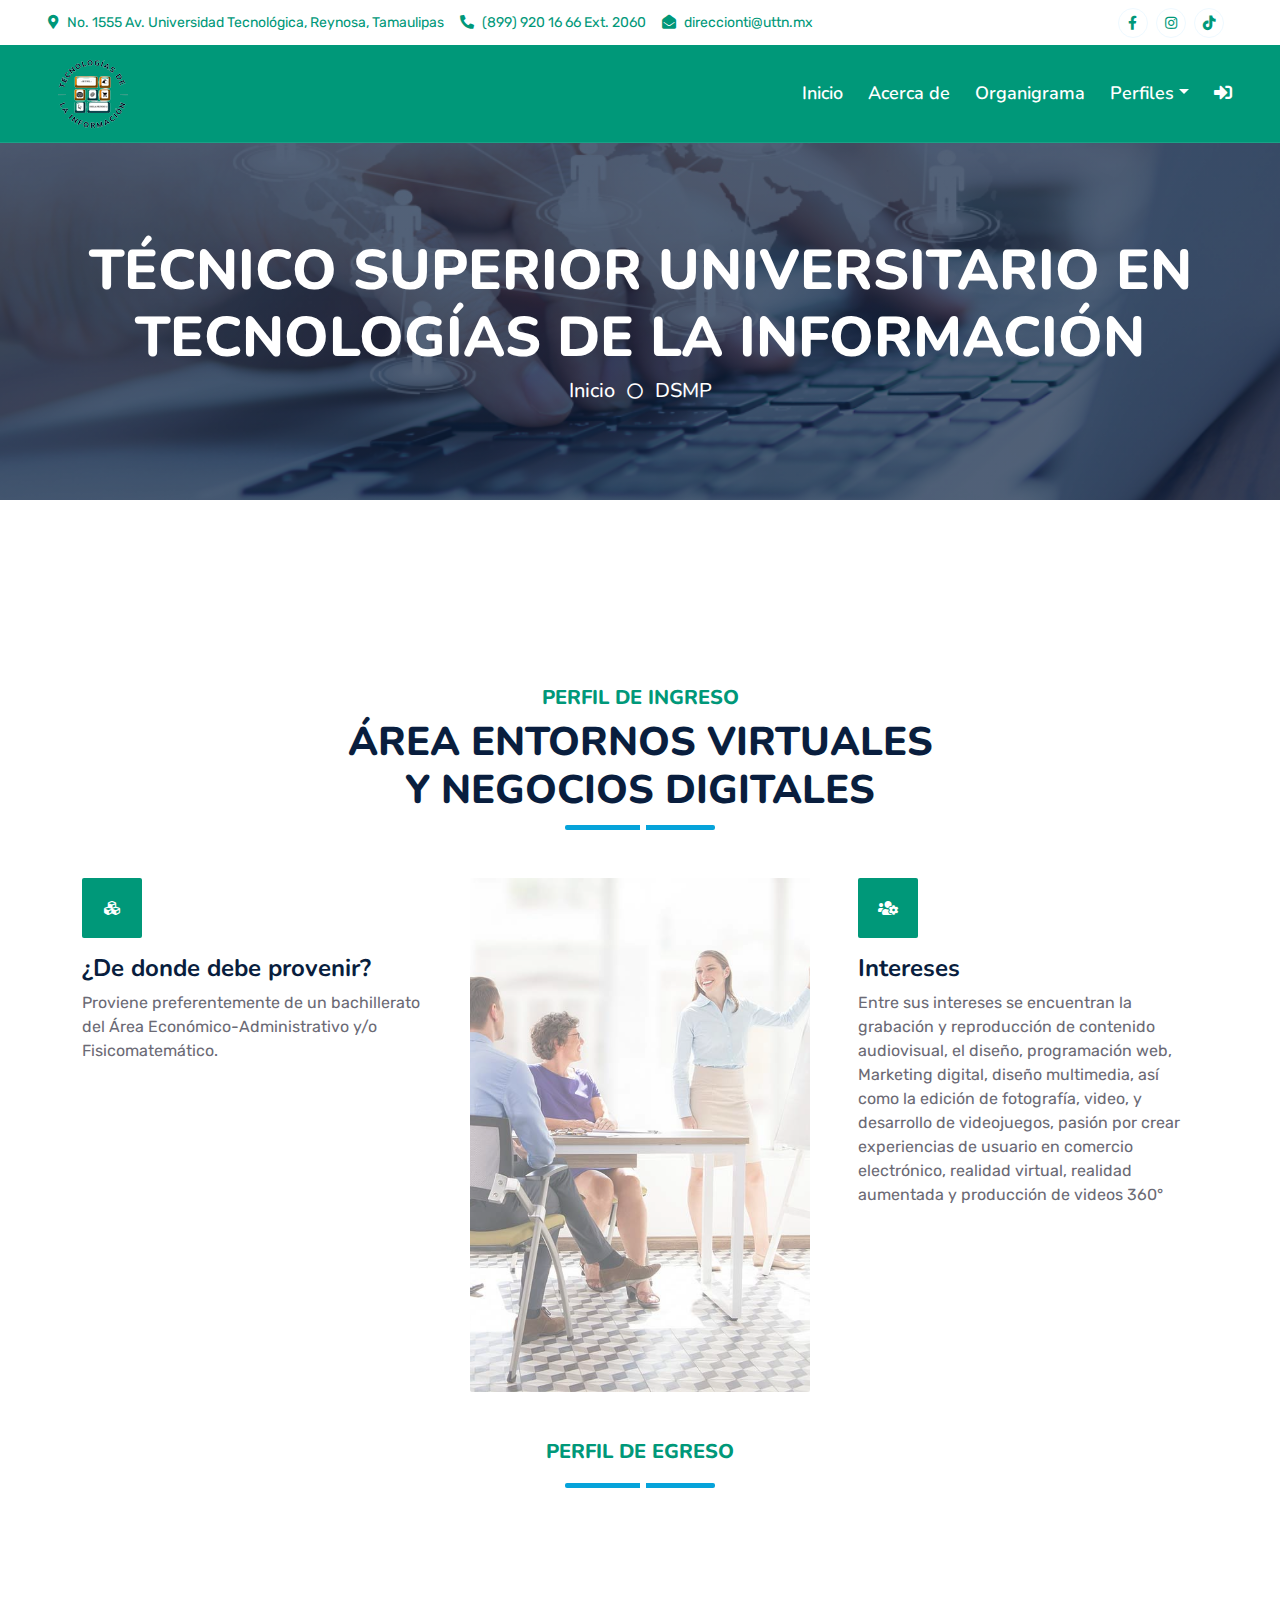
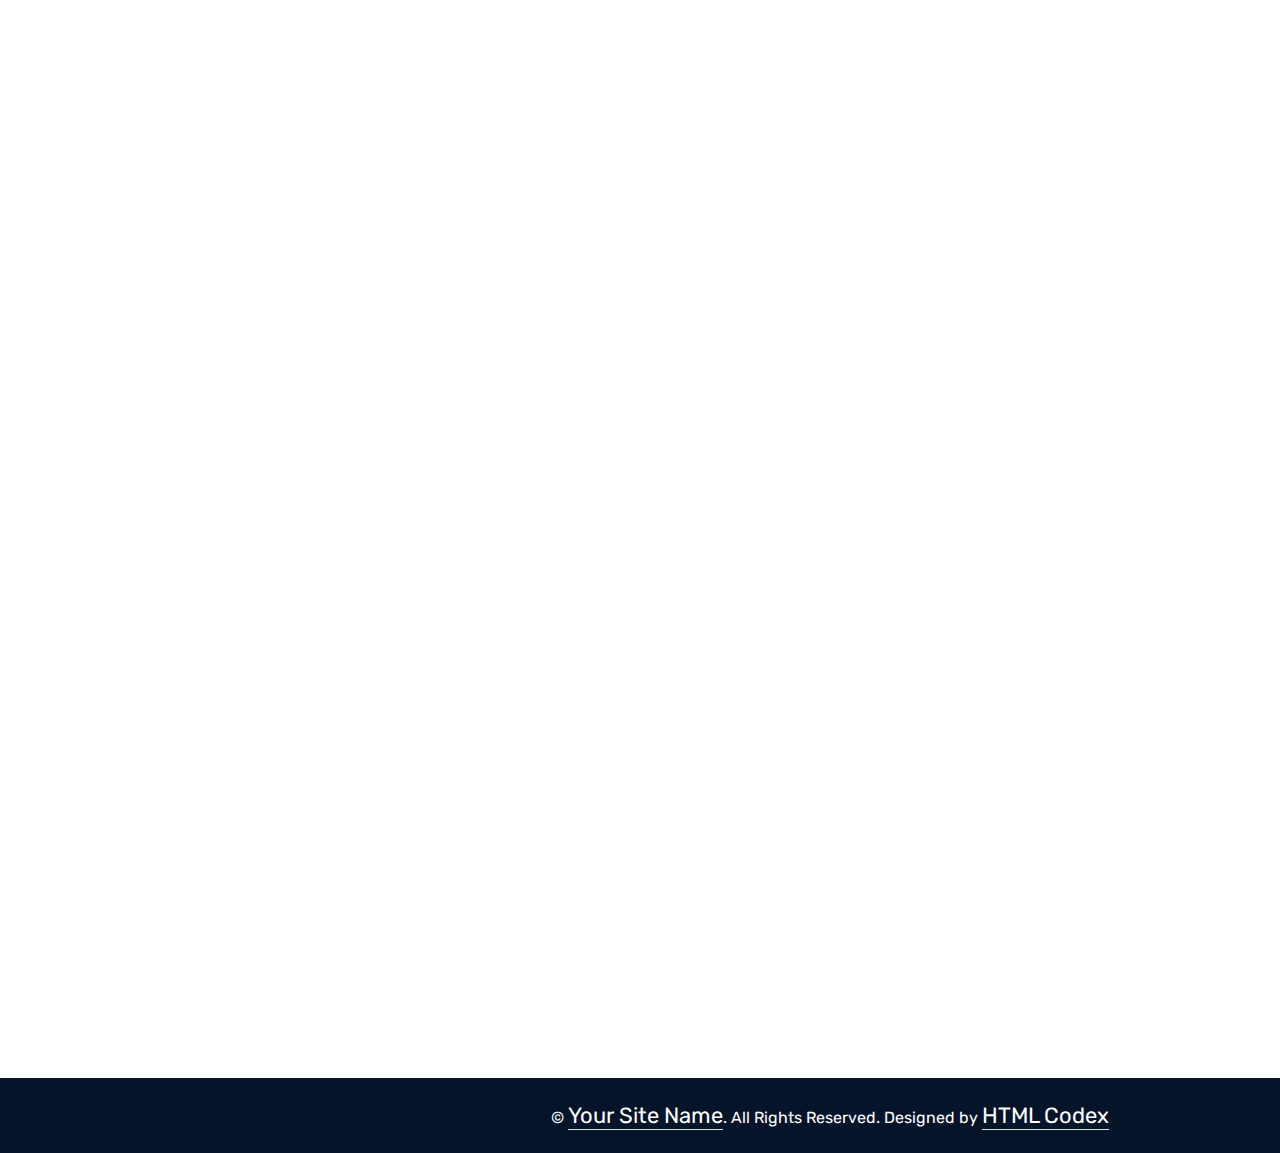
<file: feature.html>
<!DOCTYPE html>
<html lang="en">

<head>
    <meta charset="utf-8">
    <title>Tecnlogías de la Información TI-UTTN</title>
    <meta content="width=device-width, initial-scale=1.0" name="viewport">
    <meta content="Free HTML Templates" name="keywords">
    <meta content="Free HTML Templates" name="description">

    <!-- Favicon -->
    <link href="img/favicon.ico" rel="icon">

    <!-- Google Web Fonts -->
    <link rel="preconnect" href="https://fonts.googleapis.com">
    <link rel="preconnect" href="https://fonts.gstatic.com" crossorigin>
    <link href="https://fonts.googleapis.com/css2?family=Nunito:wght@400;600;700;800&family=Rubik:wght@400;500;600;700&display=swap" rel="stylesheet">

    <!-- Icon Font Stylesheet -->
    <link href="https://cdnjs.cloudflare.com/ajax/libs/font-awesome/5.10.0/css/all.min.css" rel="stylesheet">
    <link href="https://cdn.jsdelivr.net/npm/bootstrap-icons@1.4.1/font/bootstrap-icons.css" rel="stylesheet">

    <!-- Libraries Stylesheet -->
    <link href="lib/owlcarousel/assets/owl.carousel.min.css" rel="stylesheet">
    <link href="lib/animate/animate.min.css" rel="stylesheet">

    <!-- Customized Bootstrap Stylesheet -->
    <link href="css/bootstrap.min.css" rel="stylesheet">

    <!-- Template Stylesheet -->
    <link href="css/style.css" rel="stylesheet">
</head>

<body>
    <!-- Spinner Start -->
    <div id="spinner" class="show bg-white position-fixed translate-middle w-100 vh-100 top-50 start-50 d-flex align-items-center justify-content-center">
        <div class="spinner"></div>
    </div>
    <!-- Spinner End -->


    <!-- Topbar Start -->
    <div class="container-fluid bg-dark px-5 d-none d-lg-block">
        <div class="row gx-0">
            <div class="col-lg-8 text-center text-lg-start mb-2 mb-lg-0">
                <div class="d-inline-flex align-items-center" style="height: 45px;">
                    <small class="me-3 text-light"><i class="fa fa-map-marker-alt me-2"></i>No. 1555 Av. Universidad Tecnológica, Reynosa, Tamaulipas</small>
                    <small class="me-3 text-light"><i class="fa fa-phone-alt me-2"></i>(899) 920 16 66 Ext. 2060</small>
                    <small class="text-light"><i class="fa fa-envelope-open me-2"></i>direccionti@uttn.mx</small>
                </div>
            </div>
            <div class="col-lg-4 text-center text-lg-end">
                <div class="d-inline-flex align-items-center" style="height: 45px;">
                    <a class="btn btn-sm btn-outline-light btn-sm-square rounded-circle me-2" href="https://www.facebook.com/tireynosa"><i class="fab fa-facebook-f fw-normal"></i></a>
                    <a class="btn btn-sm btn-outline-light btn-sm-square rounded-circle me-2" href="https://l.facebook.com/l.php?u=https%3A%2F%2Finstagram.com%2Ftireynosa%3Figshid%3DYmMyMTA2M2Y%253D%26fbclid%3DIwAR015i9d6NFbdgSNqo22A9yLfptB57xwW4jXDiMXoonqiAdKnz6LLRW3MN0&h=AT1Q89WTuA-R4mjPiVgJRwdx-QvwyMYBUYllhB7zbAncHnNCcQ9-XJTFP8vhJQu-2-5NHW3JPXeQGfDu-I6qA-1LsqYmWOxaG101_SMIUFf0XqHFjwRNBVuZyZitWHdJKiYunA"><i class="fab fa-instagram fw-normal"></i></a>
                    <a class="btn btn-sm btn-outline-light btn-sm-square rounded-circle me-2" href="https://l.facebook.com/l.php?u=https%3A%2F%2Fwww.tiktok.com%2F%40tireynosa%3F_t%3D8WcrbmUSk6P%26_r%3D1%26fbclid%3DIwAR3NncASq_zwRex35knSfr4tEcnx2AGRnFrEdnHcREe-6k2y9v4w6ryux1s&h=AT1Q89WTuA-R4mjPiVgJRwdx-QvwyMYBUYllhB7zbAncHnNCcQ9-XJTFP8vhJQu-2-5NHW3JPXeQGfDu-I6qA-1LsqYmWOxaG101_SMIUFf0XqHFjwRNBVuZyZitWHdJKiYunA"><i class="fab fa-tiktok fw-bold"></i></a>
                </div>
            </div>
        </div>
    </div>
    <!-- Topbar End -->


    <!-- Navbar Start -->
    <div class="container-fluid position-relative p-0">
        <nav class="navbar navbar-expand-lg navbar-dark px-5 py-3 py-lg-0">
            <a href="index.html" class="navbar-brand p-0">
                <h1 class="m-0"><img src="img/TI_LOGO.png" alt=""></h1>
            </a>
            <button class="navbar-toggler" type="button" data-bs-toggle="collapse" data-bs-target="#navbarCollapse">
                <span class="fa fa-bars"></span>
            </button>
            <div class="collapse navbar-collapse" id="navbarCollapse">
                <div class="navbar-nav ms-auto py-0">
                    <a href="index.html" class="nav-item nav-link">Inicio</a>
                    <a href="about.html" class="nav-item nav-link">Acerca de</a>
                    <a href="team.html" class="nav-item nav-link">Organigrama</a>
                    <div class="nav-item dropdown">
                        <a href="#" class="nav-link dropdown-toggle" data-bs-toggle="dropdown">Perfiles</a>
                        <div class="dropdown-menu m-0">
                            <!-- <a href="price.html" class="dropdown-item">Pricing Plan</a> -->
                            <a href="feature.html" class="dropdown-item active">ENV</a>
                            <a href="feature copy.html" class="dropdown-item">DSMP</a>
                            <!-- <a href="team.html" class="dropdown-item">Team Members</a>
                            <a href="testimonial.html" class="dropdown-item">Testimonial</a>
                            <a href="quote.html" class="dropdown-item">Free Quote</a> -->
                        </div>
                    </div>
                    <a href="logreg.html" class="nav-item nav-link">
                        <i class="fas fa-sign-in-alt"></i>
                    </a>
                </div>
            </div>
        </nav>

        <div class="container-fluid bg-primary py-5 bg-header" style="margin-bottom: 90px;">
            <div class="row py-5">
                <div class="col-12 pt-lg-5 mt-lg-5 text-center">
                    <h1 class="display-4 text-white animated zoomIn">TÉCNICO SUPERIOR UNIVERSITARIO EN TECNOLOGÍAS DE LA INFORMACIÓN</h1>
                    <a href="index.html" class="h5 text-white">Inicio</a>
                    <i class="far fa-circle text-white px-2"></i>
                    <a href="feature copy.html" class="h5 text-white">DSMP</a>
                </div>
            </div>
        </div>
    </div>
    <!-- Navbar End -->


    <!-- Full Screen Search Start -->
    <div class="modal fade" id="searchModal" tabindex="-1">
        <div class="modal-dialog modal-fullscreen">
            <div class="modal-content" style="background: rgba(9, 30, 62, .7);">
                <div class="modal-header border-0">
                    <button type="button" class="btn bg-white btn-close" data-bs-dismiss="modal" aria-label="Close"></button>
                </div>
                <div class="modal-body d-flex align-items-center justify-content-center">
                    <div class="input-group" style="max-width: 600px;">
                        <input type="text" class="form-control bg-transparent border-primary p-3" placeholder="Type search keyword">
                        <button class="btn btn-primary px-4"><i class="bi bi-search"></i></button>
                    </div>
                </div>
            </div>
        </div>
    </div>
    <!-- Full Screen Search End -->


    <!-- Features Start -->
    <div class="container-fluid py-5 wow fadeInUp" data-wow-delay="0.1s">
        <div class="container py-5">
            <div class="section-title text-center position-relative pb-3 mb-5 mx-auto" style="max-width: 600px;">
                <h5 class="fw-bold text-primary text-uppercase">Perfil de Ingreso</h5>
                <h1 class="mb-0">ÁREA ENTORNOS VIRTUALES Y NEGOCIOS DIGITALES</h1>
            </div>
            <div class="row g-5">
                <div class="col-lg-4">
                    <div class="row g-5">
                        <div class="col-12 wow zoomIn" data-wow-delay="0.2s">
                            <div class="bg-primary rounded d-flex align-items-center justify-content-center mb-3" style="width: 60px; height: 60px;">
                                <i class="fa fa-cubes text-white"></i>
                            </div>
                            <h4>¿De donde debe provenir?</h4>
                            <p class="mb-0">Proviene preferentemente de un bachillerato del Área Económico-Administrativo y/o Fisicomatemático.</p>
                        </div>
                        <div class="col-12 wow zoomIn" data-wow-delay="0.6s">
                            <div class="bg-primary rounded d-flex align-items-center justify-content-center mb-3" style="width: 60px; height: 60px;">
                                <i class="fa fa-award text-white"></i>
                            </div>
                            <h4>¿Con qué debe contar?</h4>
                            <p class="mb-0">Cuenta con habilidades personales tales como: innovación, creatividad, organización, administración, capacidad de comunicación, abstracción y razonamiento lógico-matemático. además de dominar aritmética, algebra, calculo diferencial y calculo integral a un nivel básico.</p>
                        </div>
                    </div>
                </div>
                <div class="col-lg-4  wow zoomIn" data-wow-delay="0.9s" style="min-height: 350px;">
                    <div class="position-relative h-100">
                        <img class="position-absolute w-100 h-100 rounded wow zoomIn" data-wow-delay="0.1s" src="img/feature.jpg" style="object-fit: cover;">
                    </div>
                </div>
                <div class="col-lg-4">
                    <div class="row g-5">
                        <div class="col-12 wow zoomIn" data-wow-delay="0.4s">
                            <div class="bg-primary rounded d-flex align-items-center justify-content-center mb-3" style="width: 60px; height: 60px;">
                                <i class="fa fa-users-cog text-white"></i>
                            </div>
                            <h4> Intereses </h4>
                            <p class="mb-0">Entre sus intereses se encuentran la grabación y reproducción de contenido audiovisual, el diseño, programación web, Marketing digital, diseño multimedia, así como la edición de fotografía, video, y desarrollo de videojuegos, pasión por crear experiencias de usuario en comercio electrónico, realidad virtual, realidad aumentada y producción de videos 360°</p>
                        </div>
                      <!--   <div class="col-12 wow zoomIn" data-wow-delay="0.8s">
                            <div class="bg-primary rounded d-flex align-items-center justify-content-center mb-3" style="width: 60px; height: 60px;">
                                <i class="fa fa-phone-alt text-white"></i>
                            </div>
                            <h4>24/7 Support</h4>
                            <p class="mb-0">Magna sea eos sit dolor, ipsum amet lorem diam dolor eos et diam dolor</p>
                        </div> -->
                    </div>
                </div>
            </div>

            <br>
            <br>
            <div class="section-title text-center position-relative pb-3 mb-5 mx-auto" style="max-width: 600px;">
                <h5 class="fw-bold text-primary text-uppercase">Perfil de Egreso</h5>
            </div>
            <div class="row g-5">
                <div class="col-lg-4">
                    <div class="row g-5">
                        <div class="col-12 wow zoomIn" data-wow-delay="0.2s">
                            <div class="bg-primary rounded d-flex align-items-center justify-content-center mb-3" style="width: 60px; height: 60px;">
                                <i class="fa fa-cubes text-white"></i>
                            </div>
                            <h4>¿De donde debe provenir?</h4>
                            <p class="mb-0">El/la Técnico/a Superior Universitario/a en Tecnologías de la Información área Entornos Virtuales y Negocios Digitales es un/a profesional que contará con la habilidad de realizar análisis, diseño, programación y administración de entornos web y multiplataforma, así como la gestión de actividades inherentes a los entornos virtuales y negocios digitales.</p>
                        </div>
                    </div>
                </div>
                <div class="col-lg-4  wow zoomIn" data-wow-delay="0.9s" style="min-height: 350px;">
                    <div class="position-relative h-100">
                        <img class="position-absolute w-100 h-100 rounded wow zoomIn" data-wow-delay="0.1s" src="img/feature.jpg" style="object-fit: cover;">
                    </div>
                </div>
                
            </div>
        </div>
    </div>
    <!-- Features Start -->


    <!-- Vendor Start -->
    <div class="container-fluid py-5 wow fadeInUp" data-wow-delay="0.1s">
        <div class="container py-5 mb-5">
            <div class="bg-white">
                <div class="owl-carousel vendor-carousel">
                    <img src="img/logo-1.jpg" alt="">
                    <img src="img/logo-2.jpg" alt="">
                    <img src="img/logoenv-1.jpg" alt="">
                    <img src="img/logoenv-2.jpg" alt="">
                    <img src="img/logoenv-3.jpg" alt="">
                    <img src="img/logoenv-4.jpg" alt="">
                    <img src="img/logoenv-5.jpg" alt="">
                    <img src="img/logoenv-6.jpg" alt="">
                </div>
            </div>
        </div>
    </div>
    <!-- Vendor End -->
    

    <!-- Footer Start -->
    <div class="container-fluid bg-dark text-light mt-5 wow fadeInUp" data-wow-delay="0.1s">
        <div class="container">
            <div class="row gx-5">
                <div class="col-lg-4 col-md-6 footer-about">
                    <div class="d-flex flex-column align-items-center justify-content-center text-center h-100 bg-primary p-4">
                        <a href="index.html" class="navbar-brand">
                            <h1 class="m-0 text-white"><i class="fa fa-laptop-code me-2"></i>TI-UTTN</h1>
                        </a>
                        <p class="mt-3 mb-4" style="color: white;">Formar Egresados Bilingües que promuevan con base en sus conocimientos, habilidades y actitudes, el desarrollo de soluciones tecnológicas que contribuyan a elevar la eficiencia y competitividad de las organizaciones.</p>
                    </div>
                </div>
                <div class="col-lg-8 col-md-6">
                    <div class="row gx-5">
                        <div class="col-lg-6 col-md-12 pt-5 mb-5">
                            <div class="section-title section-title-sm position-relative pb-3 mb-4">
                                <h3 class="text-light mb-0">Ubicación</h3>
                            </div>
                            <div class="d-flex mb-2">
                                <i class="bi bi-geo-alt text-primary me-2"></i>
                                <p class="mb-0">No. 1555 Av. Universidad Tecnológica, Reynosa, Tamaulipas</p>
                            </div>
                            <div class="d-flex mb-2">
                                <i class="bi bi-envelope-open text-primary me-2"></i>
                                <p class="mb-0">direccionti@uttn.mx</p>
                            </div>
                            <div class="d-flex mb-2">
                                <i class="bi bi-telephone text-primary me-2"></i>
                                <p class="mb-0">(899) 920 16 66 Ext. 2060</p>
                            </div>
                            <!-- <div class="d-flex mt-4">
                                <a class="btn btn-primary btn-square me-2" href="#"><i class="fab fa-twitter fw-normal"></i></a>
                                <a class="btn btn-primary btn-square me-2" href="#"><i class="fab fa-facebook-f fw-normal"></i></a>
                                <a class="btn btn-primary btn-square me-2" href="#"><i class="fab fa-linkedin-in fw-normal"></i></a>
                                <a class="btn btn-primary btn-square" href="#"><i class="fab fa-instagram fw-normal"></i></a>
                            </div> -->
                        </div>
                        <div class="col-lg-6 col-md-12 pt-0 pt-lg-5 mb-5">
                            <div class="section-title section-title-sm position-relative pb-3 mb-4">
                                <h3 class="text-light mb-0">Accesos Rápidos</h3>
                            </div>
                            <div class="link-animated d-flex flex-column justify-content-start">
                                <a class="text-light mb-2" href="index.html"><i class="bi bi-arrow-right text-primary me-2"></i>Inicio</a>
                                <a class="text-light mb-2" href="about.html"><i class="bi bi-arrow-right text-primary me-2"></i>Acerca</a>
                                <a class="text-light mb-2" href="feature.html"><i class="bi bi-arrow-right text-primary me-2"></i>Perfiles</a>
                                <a class="text-light mb-2" href="team.html"><i class="bi bi-arrow-right text-primary me-2"></i>Organigrama</a>
                                <a class="text-light mb-2" href="blog.html"><i class="bi bi-arrow-right text-primary me-2"></i>Nuestro Blog</a>
                            </div>
                        </div>
                       <!--  <div class="col-lg-4 col-md-12 pt-0 pt-lg-5 mb-5">
                            <div class="section-title section-title-sm position-relative pb-3 mb-4">
                                <h3 class="text-light mb-0">Popular Links</h3>
                            </div>
                            <div class="link-animated d-flex flex-column justify-content-start">
                                <a class="text-light mb-2" href="#"><i class="bi bi-arrow-right text-primary me-2"></i>Home</a>
                                <a class="text-light mb-2" href="#"><i class="bi bi-arrow-right text-primary me-2"></i>About Us</a>
                                <a class="text-light mb-2" href="#"><i class="bi bi-arrow-right text-primary me-2"></i>Our Services</a>
                                <a class="text-light mb-2" href="#"><i class="bi bi-arrow-right text-primary me-2"></i>Meet The Team</a>
                                <a class="text-light mb-2" href="#"><i class="bi bi-arrow-right text-primary me-2"></i>Latest Blog</a>
                                <a class="text-light" href="#"><i class="bi bi-arrow-right text-primary me-2"></i>Contact Us</a>
                            </div>
                        </div> -->
                    </div>
                </div>
            </div>
        </div>
    </div>
    <div class="container-fluid text-white" style="background: #061429;">
        <div class="container text-center">
            <div class="row justify-content-end">
                <div class="col-lg-8 col-md-6">
                    <div class="d-flex align-items-center justify-content-center" style="height: 75px;">
                        <p class="mb-0">&copy; <a class="text-white border-bottom" href="#">Your Site Name</a>. All Rights Reserved. 
						
						<!--/*** This template is free as long as you keep the footer author’s credit link/attribution link/backlink. If you'd like to use the template without the footer author’s credit link/attribution link/backlink, you can purchase the Credit Removal License from "https://htmlcodex.com/credit-removal". Thank you for your support. ***/-->
						Designed by <a class="text-white border-bottom" href="https://htmlcodex.com">HTML Codex</a></p>
                    </div>
                </div>
            </div>
        </div>
    </div>
    <!-- Footer End -->


    <!-- Back to Top -->
    <a href="#" class="btn btn-lg btn-primary btn-lg-square rounded back-to-top"><i class="bi bi-arrow-up"></i></a>


    <!-- JavaScript Libraries -->
    <script src="https://code.jquery.com/jquery-3.4.1.min.js"></script>
    <script src="https://cdn.jsdelivr.net/npm/bootstrap@5.0.0/dist/js/bootstrap.bundle.min.js"></script>
    <script src="lib/wow/wow.min.js"></script>
    <script src="lib/easing/easing.min.js"></script>
    <script src="lib/waypoints/waypoints.min.js"></script>
    <script src="lib/counterup/counterup.min.js"></script>
    <script src="lib/owlcarousel/owl.carousel.min.js"></script>

    <!-- Template Javascript -->
    <script src="js/main.js"></script>
</body>

</html>
</file>
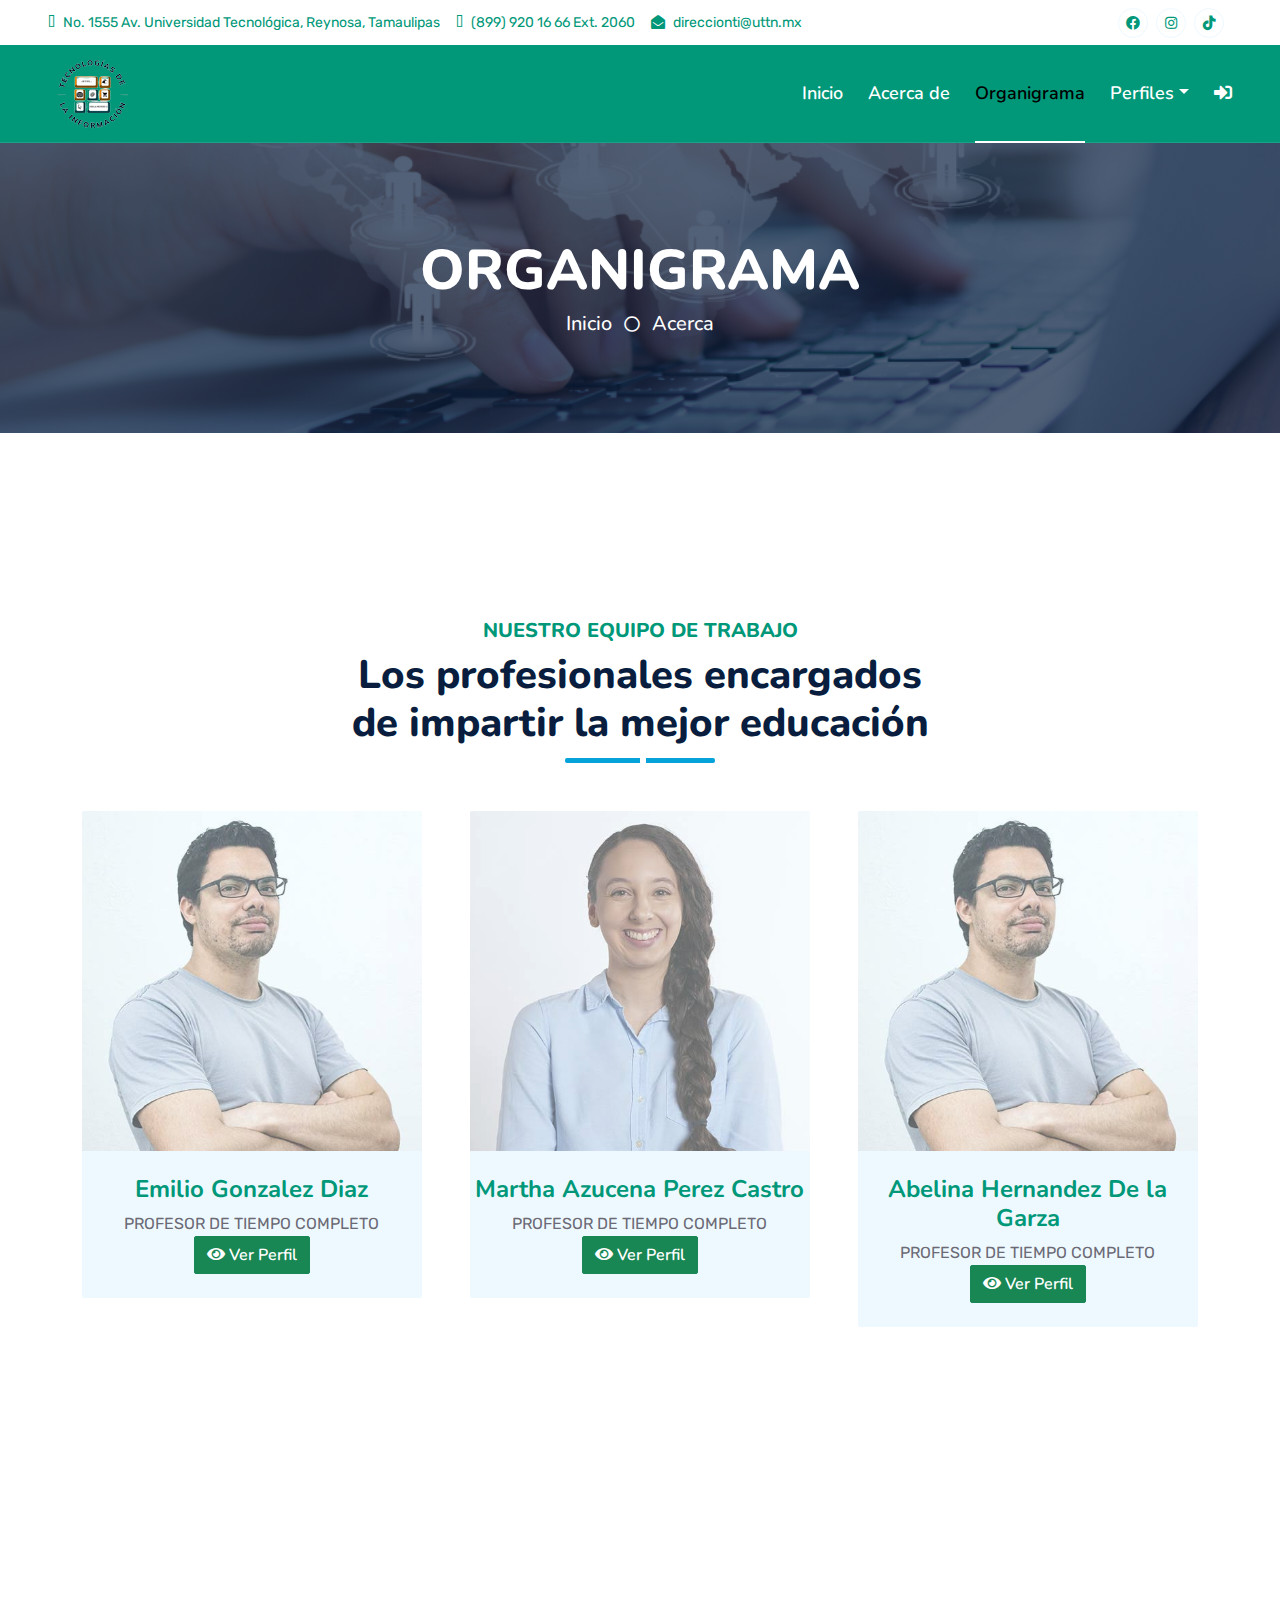
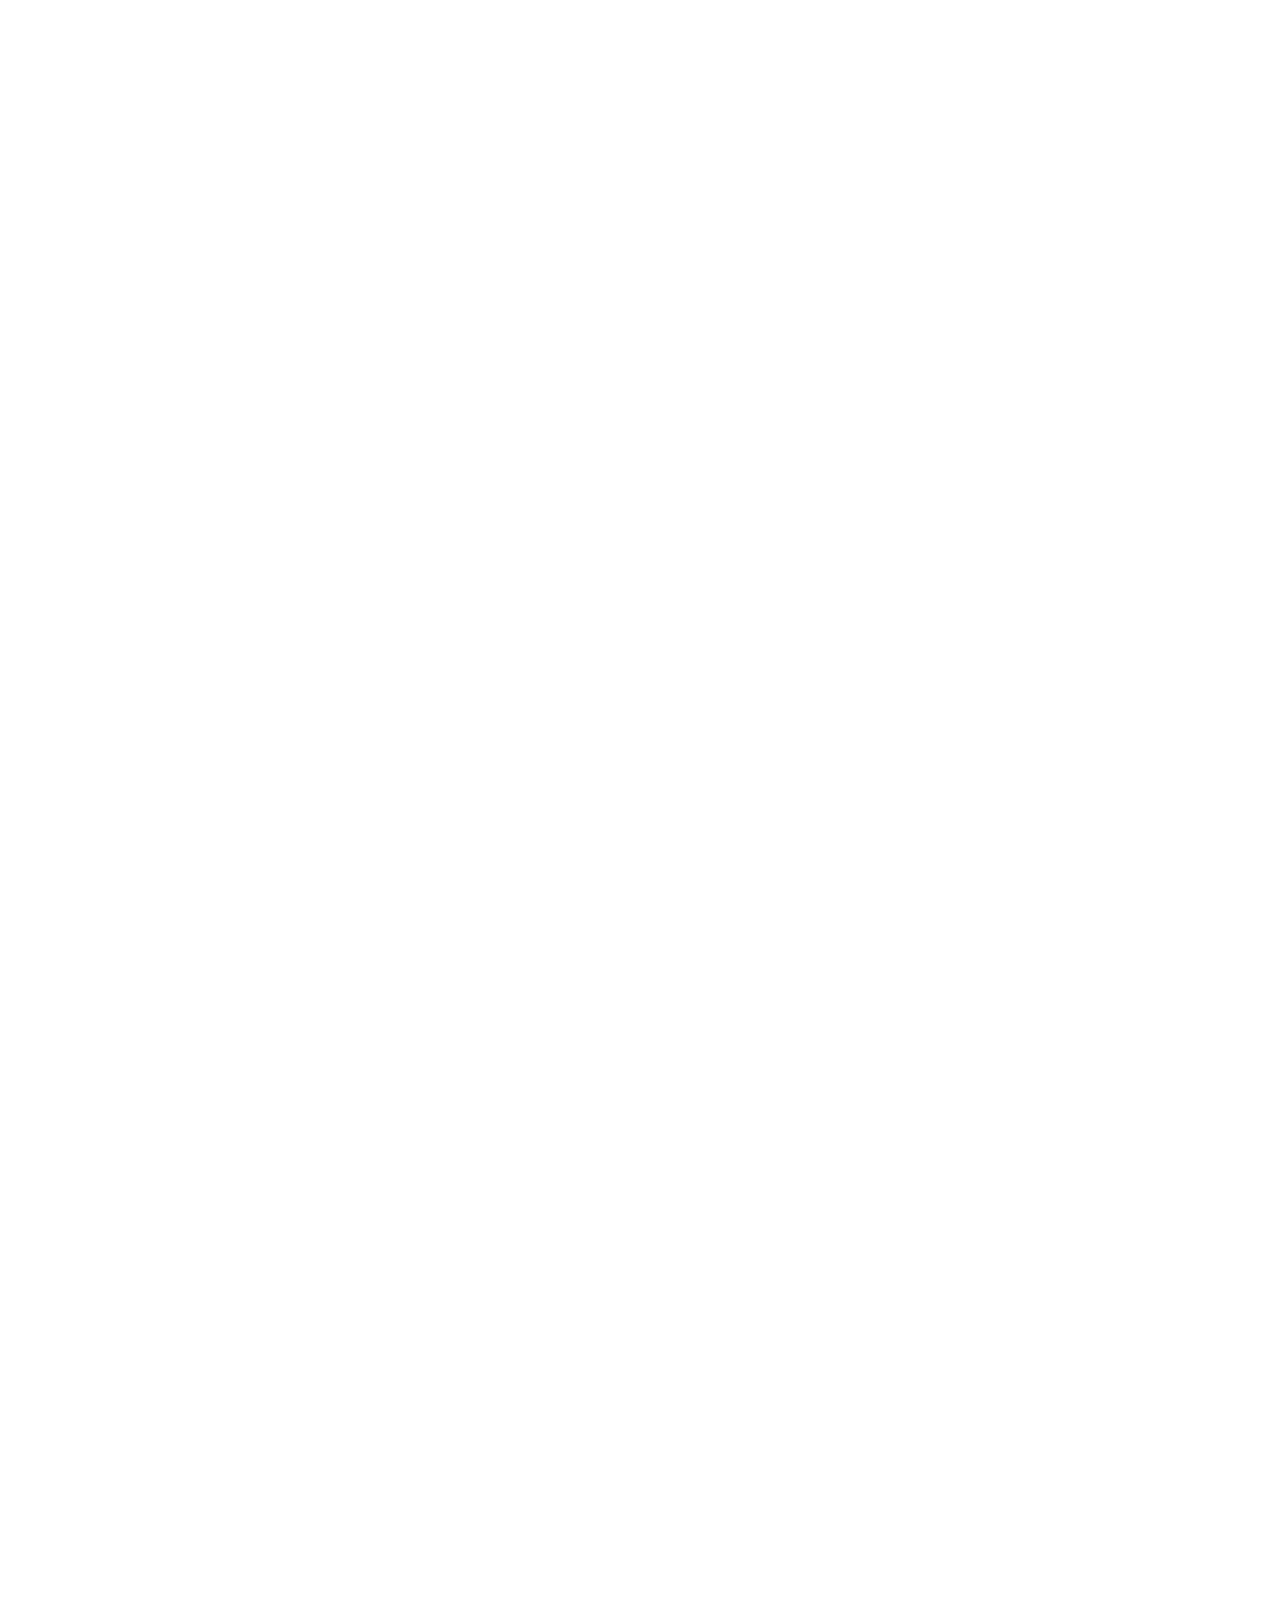
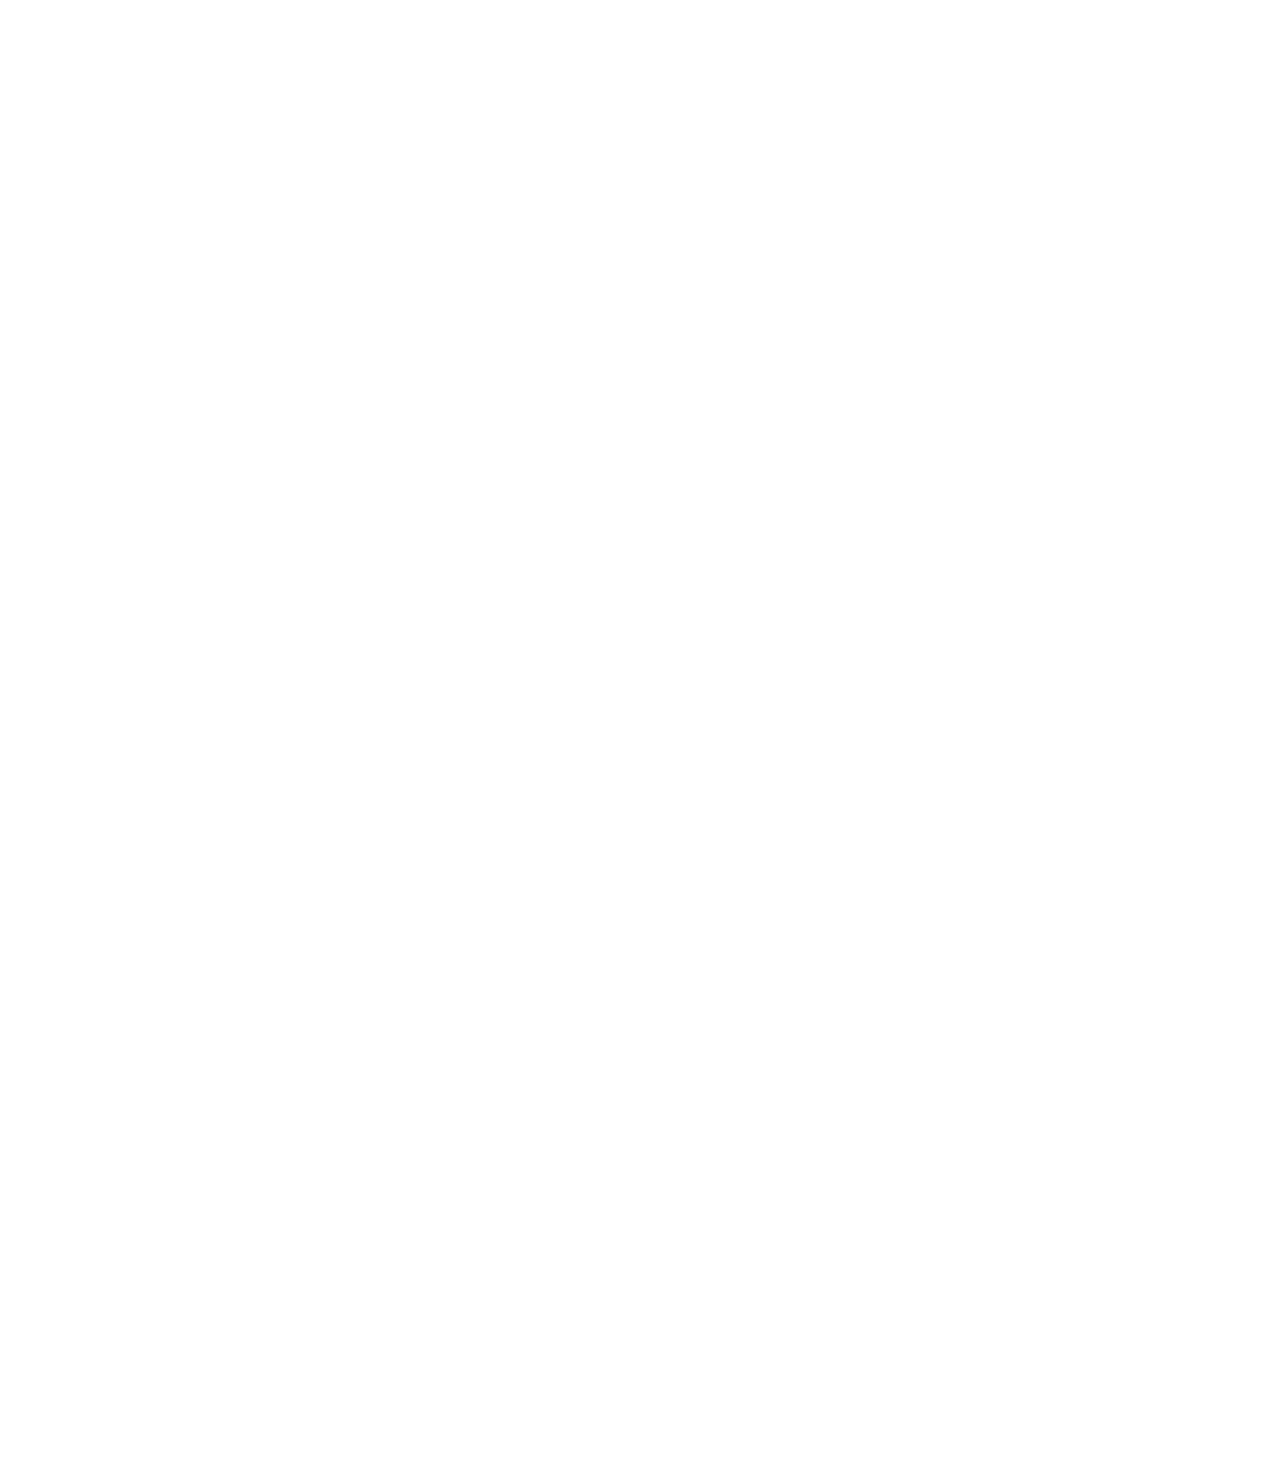
<file: team.html>
<!DOCTYPE html>
<html lang="en">

<head>
    <meta charset="utf-8">
    <title>Tecnlogías de la Información TI-UTTN</title>
    <meta content="width=device-width, initial-scale=1.0" name="viewport">
    <meta content="Free HTML Templates" name="keywords">
    <meta content="Free HTML Templates" name="description">

    <!-- Favicon -->
    <link href="img/favicon.ico" rel="icon">

    <!-- Google Web Fonts -->
    <link rel="preconnect" href="https://fonts.googleapis.com">
    <link rel="preconnect" href="https://fonts.gstatic.com" crossorigin>
    <link href="https://fonts.googleapis.com/css2?family=Nunito:wght@400;600;700;800&family=Rubik:wght@400;500;600;700&display=swap" rel="stylesheet">

    <!-- Icon Font Stylesheet -->
    <link href="https://cdnjs.cloudflare.com/ajax/libs/font-awesome/5.10.0/css/all.min.css" rel="stylesheet">
    <link href="https://cdn.jsdelivr.net/npm/bootstrap-icons@1.4.1/font/bootstrap-icons.css" rel="stylesheet">


    <!-- Libraries Stylesheet -->
    <link href="lib/owlcarousel/assets/owl.carousel.min.css" rel="stylesheet">
    <link href="lib/animate/animate.min.css" rel="stylesheet">

    <!-- Customized Bootstrap Stylesheet -->
    <link href="css/bootstrap.min.css" rel="stylesheet">

    <!-- Template Stylesheet -->
    <link href="css/style.css" rel="stylesheet">
    <link rel="stylesheet" href="https://cdnjs.cloudflare.com/ajax/libs/font-awesome/4.7.0/css/font-awesome.min.css">

    
</head>

<body>
    <!-- Spinner Start -->
    <div id="spinner" class="show bg-white position-fixed translate-middle w-100 vh-100 top-50 start-50 d-flex align-items-center justify-content-center">
        <div class="spinner"></div>
    </div>
    <!-- Spinner End -->


    <!-- Topbar Start -->
    <div class="container-fluid bg-dark px-5 d-none d-lg-block">
        <div class="row gx-0">
            <div class="col-lg-8 text-center text-lg-start mb-2 mb-lg-0">
                <div class="d-inline-flex align-items-center" style="height: 45px;">
                    <small class="me-3 text-light"><i class="fa fa-map-marker-alt me-2"></i>No. 1555 Av. Universidad Tecnológica, Reynosa, Tamaulipas</small>
                    <small class="me-3 text-light"><i class="fa fa-phone-alt me-2"></i>(899) 920 16 66 Ext. 2060</small>
                    <small class="text-light"><i class="fa fa-envelope-open me-2"></i>direccionti@uttn.mx</small>
                </div>
            </div>
            <div class="col-lg-4 text-center text-lg-end">
                <div class="d-inline-flex align-items-center" style="height: 45px;">
                    <a class="btn btn-sm btn-outline-light btn-sm-square rounded-circle me-2" href="https://www.facebook.com/tireynosa"><i class="fab fa-facebook-f fw-normal"></i></a>
                    <a class="btn btn-sm btn-outline-light btn-sm-square rounded-circle me-2" href="https://l.facebook.com/l.php?u=https%3A%2F%2Finstagram.com%2Ftireynosa%3Figshid%3DYmMyMTA2M2Y%253D%26fbclid%3DIwAR015i9d6NFbdgSNqo22A9yLfptB57xwW4jXDiMXoonqiAdKnz6LLRW3MN0&h=AT1Q89WTuA-R4mjPiVgJRwdx-QvwyMYBUYllhB7zbAncHnNCcQ9-XJTFP8vhJQu-2-5NHW3JPXeQGfDu-I6qA-1LsqYmWOxaG101_SMIUFf0XqHFjwRNBVuZyZitWHdJKiYunA"><i class="fab fa-instagram fw-normal"></i></a>
                    <a class="btn btn-sm btn-outline-light btn-sm-square rounded-circle me-2" href="https://l.facebook.com/l.php?u=https%3A%2F%2Fwww.tiktok.com%2F%40tireynosa%3F_t%3D8WcrbmUSk6P%26_r%3D1%26fbclid%3DIwAR3NncASq_zwRex35knSfr4tEcnx2AGRnFrEdnHcREe-6k2y9v4w6ryux1s&h=AT1Q89WTuA-R4mjPiVgJRwdx-QvwyMYBUYllhB7zbAncHnNCcQ9-XJTFP8vhJQu-2-5NHW3JPXeQGfDu-I6qA-1LsqYmWOxaG101_SMIUFf0XqHFjwRNBVuZyZitWHdJKiYunA"><i class="fab fa-tiktok fw-bold"></i></a>
                </div>
            </div> 
        </div>
    </div>
    <!-- Topbar End -->


    <!-- Navbar Start -->
    <div class="container-fluid position-relative p-0">
        <nav class="navbar navbar-expand-lg navbar-dark px-5 py-3 py-lg-0">
            <a href="index.html" class="navbar-brand p-0">
                <h1 class="m-0"><img src="img/TI_LOGO.png" alt=""></h1>
            </a>
            <button class="navbar-toggler" type="button" data-bs-toggle="collapse" data-bs-target="#navbarCollapse">
                <span class="fa fa-bars"></span>
            </button>
            <div class="collapse navbar-collapse" id="navbarCollapse">
                <div class="navbar-nav ms-auto py-0">
                    <a href="index.html" class="nav-item nav-link">Inicio</a>
                    <a href="about.html" class="nav-item nav-link">Acerca de</a>
                    <a href="team.html" class="nav-item nav-link active">Organigrama</a>
                    <div class="nav-item dropdown">
                        <a href="#" class="nav-link dropdown-toggle" data-bs-toggle="dropdown">Perfiles</a>
                        <div class="dropdown-menu m-0">
                            <!-- <a href="price.html" class="dropdown-item">Pricing Plan</a> -->
                            <a href="feature.html" class="dropdown-item">ENV</a>
                            <a href="feature copy.html" class="dropdown-item">DSMP</a>
                            <!-- <a href="team.html" class="dropdown-item">Team Members</a>
                            <a href="testimonial.html" class="dropdown-item">Testimonial</a>
                            <a href="quote.html" class="dropdown-item">Free Quote</a> -->
                        </div>
                    </div>
                    <a href="logreg.html" class="nav-item nav-link">
                        <i class="fas fa-sign-in-alt"></i>
                    </a>
                </div>
            </div>
        </nav>

        <div class="container-fluid bg-primary py-5 bg-header" style="margin-bottom: 90px;">
            <div class="row py-5">
                <div class="col-12 pt-lg-5 mt-lg-5 text-center">
                    <h1 class="display-4 text-white animated zoomIn">ORGANIGRAMA</h1>
                    <a href="index.html" class="h5 text-white">Inicio</a>
                    <i class="far fa-circle text-white px-2"></i>
                    <a href="about.html" class="h5 text-white">Acerca</a>
                </div>
            </div>
        </div>
    </div>
    <!-- Navbar End -->


    <!-- Team Start -->
    <div class="container-fluid py-5 wow fadeInUp" data-wow-delay="0.1s">
        <div class="container py-5">
            <div class="section-title text-center position-relative pb-3 mb-5 mx-auto" style="max-width: 600px;">
                <h5 class="fw-bold text-primary text-uppercase">Nuestro Equipo de Trabajo</h5>
                <h1 class="mb-0">Los profesionales encargados de impartir la mejor educación</h1>
            </div>
            <div class="row g-5">
                <div class="col-lg-4 wow slideInUp" data-wow-delay="0.3s">
                    <div class="team-item bg-light rounded overflow-hidden">
                        <div class="team-img position-relative overflow-hidden">
                            <img class="img-fluid w-100" src="img/team-1.jpg" alt="">
                        </div>
                        <div class="text-center py-4">
                            <h4 class="text-primary">Emilio Gonzalez Diaz</h4>
                            <p class="text-uppercase m-0">Profesor de Tiempo Completo</p>
                            <button class="btn btn-success" id="btnModal"><i class="fas fa-eye"></i> Ver Perfil</button> 
                            <div id="myModal" class="modalContainer">
                                <div class="modal-content">
                                    <span class="close">×</span> <h2 style="color: black;">PERFIL</h2>
                                    <div class="card">
                                        <img src="img/team-1.jpg" alt="" style="width:100%">
                                        <h1 class="title-name">Emilio Gonzalez Diaz</h1>
                                        <p class="subtitle">Profesor a Tiempo Completo</p>
                                        <p class="title-info"><i class="fas fa-user-graduate"></i> <b>GRADO MAXIMO DE ESTUDIOS</b></p>
                                        <p class="subtitle-info"><i class="fas fa-check-circle"></i> Máster en Domótica y Hogar Digital.</p>
                                        <p class="title-info"><i class="fas fa-briefcase"></i> <b>EXPERIENCIA LABORAL</b></p>
                                        <p class="subtitle-info"><i class="fas fa-check-circle"></i> 2 años como supervisor de producción y supervisor de calidad en maquiladora en Escobedo Nuevo León.</p>
                                        <p class="title-info"><i class="fas fa-chalkboard-teacher"></i> <b>EXPERIENCIA DOCENTE</b></p>
                                        <p class="subtitle-info"><i class="fas fa-check-circle"></i> 19 años como docente en la UTT y 4 años en Icest.</p>
                                        <p class="title-info"><i class="fas fa-award"></i> <b>LOGROS OBTENIDOS </b></p>
                                        <p class="subtitle-info"><i class="fas fa-check-circle"></i> Profesor tiempo completo.</p>
                                        <p class="subtitle-info"><i class="fas fa-check-circle"></i> Asociado C.</p>
                                        <p class="subtitle-info"><i class="fas fa-check-circle"></i> Perfil Prodep.</p>
                                        <p class="subtitle-info"><i class="fas fa-check-circle"></i> Coordinador de Inglés.</p>
                                        <p class="title-info"><i class="fas fa-diploma"></i> <b>CERTIFICACIONES Y CURSOS TOMADOS</b></p>
                                        <div class="row">
                                            <div class="col-md-6">
                                                <p class="title-subinfo"><i class="fas fa-certificate"></i> CERTIFICACIONES.</p>
                                                <p class="subtitle-info"><i class="fas fa-check-circle"></i> Certificado ITEP C1.</p>
                                            </div>
                                            <div class="col-md-6">
                                                <p class="title-subinfo"><i class="fas fa-backpack"></i> CURSOS TOMADOS.</p>
                                                <p class="subtitle-info"><i class="fas fa-check-circle"></i> Herramientas de Intervención Tutorial.</p>
                                                <p class="subtitle-info"><i class="fas fa-check-circle"></i> Diplomado en Herramientas Metodológicas TEC de Monterrey.</p>
                                                <p class="subtitle-info"><i class="fas fa-check-circle"></i> (Advanced English) International Language Schols of Canada Vancouver CA.</p>
                                                <p class="subtitle-info"><i class="fas fa-check-circle"></i> Diseño, Ejecución y evaluación colaborativa de planes de acción tutorial ANUIES.</p>
                                            </div>
                                        </div>
                                    </div>
                                </div>                                
                            </div> 

                        </div>
                    </div>
                </div>               
                <div class="col-lg-4 wow slideInUp" data-wow-delay="0.6s">
                    <div class="team-item bg-light rounded overflow-hidden">
                        <div class="team-img position-relative overflow-hidden">
                            <img class="img-fluid w-100" src="img/team-2.jpg" alt="">
                        </div>
                        <div class="text-center py-4">
                            <h4 class="text-primary">Martha Azucena Perez Castro</h4>
                            <p class="text-uppercase m-0">Profesor de Tiempo Completo</p>
                            <button class="btn btn-success" id="btnModal4"><i class="fas fa-eye"></i> Ver Perfil</button> 
                            <div id="myModal4" class="modalContainer4">
                                <div class="modal-content4">
                                    <span class="close4">×</span> <h2 style="color: black;">Perfil</h2>
                                    <div class="card">
                                        <img src="img/team-1.jpg" alt="" style="width:100%">
                                        <h1 class="title-name">Martha Azucena Perez Castro</h1>
                                        <p class="subtitle">Profesor a Tiempo Completo</p>
                                        <p class="title-info"><i class="fas fa-user-graduate"></i> <b>GRADO MAXIMO DE ESTUDIOS</b></p>
                                        <p class="subtitle-info"><i class="fas fa-check-circle"></i> Maestría en Gestion de las Tecnologías de Información.</p>
                                        <p class="title-info"><i class="fas fa-briefcase"></i> <b>EXPERIENCIA LABORAL</b></p>
                                        <p class="subtitle-info"><i class="fas fa-check-circle"></i> Departamento de servicios escolares en el 2007</p>
                                        <p class="subtitle-info"><i class="fas fa-check-circle"></i> Departamento de extensión universitaria en el 2019</p>
                                        <p class="subtitle-info"><i class="fas fa-check-circle"></i> Departamento del Centro de Idiomas</p>
                                        <p class="title-info"><i class="fas fa-chalkboard-teacher"></i> <b>EXPERIENCIA DOCENTE</b></p>
                                        <div class="row">
                                            <div class="col-md-6">
                                                <p class="title-subinfo"><i class="fal fa-cogs"></i> Carrera de mecatronica del 2007 al 2020.</p>
                                                <p class="subtitle-info"><i class="fas fa-check-circle"></i> Informatica I, II y III.</p>
                                                <p class="subtitle-info"><i class="fas fa-check-circle"></i> Redes I.</p>
                                                <p class="subtitle-info"><i class="fas fa-check-circle"></i> Logica de Programacion.</p>
                                                <p class="subtitle-info"><i class="fas fa-check-circle"></i> Programacion Orientada a Objetos.</p>
                                            </div>
                                            <div class="col-md-6">
                                                <p class="title-subinfo"><i class="fas fa-phone-laptop"></i> Carrera de Tecnologías del 2021.</p>
                                                <p class="subtitle-info"><i class="fas fa-check-circle"></i> Fundamentos de TI.</p>
                                                <p class="subtitle-info"><i class="fas fa-check-circle"></i> Redes Avanzadas.</p>
                                                <p class="subtitle-info"><i class="fas fa-check-circle"></i> Sistemas Operativos.</p>
                                                <p class="subtitle-info"><i class="fas fa-check-circle"></i> Probabilidad y Estadistica.</p>
                                            </div>
                                        </div>
                                        <p class="title-info"><i class="fas fa-diploma"></i> <b>CERTIFICACIONES Y CURSOS TOMADOS</b></p>
                                        <div class="row">
                                            <div class="col-md-6">
                                                <p class="title-subinfo"><i class="fas fa-certificate"></i> CERTIFICACIONES.</p>
                                                <p class="subtitle-info"><i class="fas fa-check-circle"></i> Curso de Automatizacion.</p>
                                            </div>
                                            <div class="col-md-6">
                                                <p class="title-subinfo"><i class="fas fa-backpack"></i> CURSOS TOMADOS.</p>
                                                <p class="subtitle-info"><i class="fas fa-check-circle"></i> Excel basico-intermedio.</p>
                                                <p class="subtitle-info"><i class="fas fa-check-circle"></i> Herramientas Informaticas.</p>
                                            </div>
                                        </div>
                                    </div>
                                </div>                                
                            </div> 
                        </div>
                    </div>
                </div>
                <div class="col-lg-4 wow slideInUp" data-wow-delay="0.3s">
                    <div class="team-item bg-light rounded overflow-hidden">
                        <div class="team-img position-relative overflow-hidden">
                            <img class="img-fluid w-100" src="img/team-1.jpg" alt="">
                        </div>
                        <div class="text-center py-4">
                            <h4 class="text-primary">Abelina Hernandez De la Garza</h4>
                            <p class="text-uppercase m-0">Profesor de Tiempo Completo</p>
                            <button class="btn btn-success" id="btnModal2"><i class="fas fa-eye"></i> Ver Perfil</button> 
                            <div id="myModal2" class="modalContainer2">
                                <div class="modal-content2">
                                    <span class="close2">×</span> <h2 style="color: black;">PERFIL</h2>
                                    <div class="card">
                                        <img src="img/team-1.jpg" alt="" style="width:100%">
                                        <h1 class="title-name">Abelina Hernandez De la Garza</h1>
                                        <p class="subtitle">Profesor a Tiempo Completo</p>
                                        <p class="title-info"><i class="fas fa-user-graduate"></i> <b>GRADO MAXIMO DE ESTUDIOS</b></p>
                                        <p class="subtitle-info"><i class="fas fa-check-circle"></i> Doctorado en Administración.</p>
                                        <p class="subtitle-info"><i class="fas fa-check-circle"></i> Maestría en Administración con especialidad en RH.</p>
                                        <p class="subtitle-info"><i class="fas fa-check-circle"></i> Lic. Comercialización.</p>

                                        <p class="title-info"><i class="fas fa-briefcase"></i> <b>EXPERIENCIA LABORAL</b></p>
                                        <p class="subtitle-info"><i class="fas fa-check-circle"></i> 32 años de experiencia profesional, coordinador reclutamiento y selección en Pemex exploración y producción hasta el año 2006 y por 15 años.</p>
                                        <p class="subtitle-info"><i class="fas fa-check-circle"></i> Instructor acreditado ante STPS y CONOCER.</p>

                                        <p class="title-info"><i class="fas fa-chalkboard-teacher"></i> <b>EXPERIENCIA DOCENTE</b></p>
                                        <p class="subtitle-info"><i class="fas fa-check-circle"></i> 17 años en el ejercicio como docente a nivel licenciatura y posgrado en instituciones educativas de nivel superior, tanto públicas como privadas en Tabasco y Tamaulipas.</p>
                                        <p class="title-info"><i class="fas fa-award"></i> <b>LOGROS OBTENIDOS </b></p>
                                        <p class="subtitle-info"><i class="fas fa-check-circle"></i> Ejercicio profesional en áreas de especialidad capital humano y en la gestión académica ADMINISTRATIVA, en coordinaciones y direcciones de IES.</p>
                                        <p class="subtitle-info"><i class="fas fa-check-circle"></i> Aportaciones en la generación modelo de negocio y estrategias de extensión y consolidación de IES privadas.</p>
                                        <p class="subtitle-info"><i class="fas fa-check-circle"></i> Diseño y coordinación de áreas funcionales de IES privadas.</p>
                                        <p class="subtitle-info"><i class="fas fa-check-circle"></i> Imparticion cursos de capacitación.</p>
                                        <p class="title-info"><i class="fas fa-diploma"></i> <b>CERTIFICACIONES Y CURSOS TOMADOS</b></p>
                                        <div class="row">
                                            <div class="col-md-6">
                                                
                                                <p class="title-subinfo"><i class="fas fa-backpack"></i> CERTIFICACIONES.</p>
                                                <p class="subtitle-info"><i class="fas fa-check-circle"></i> Inteligencia emocional.</p>
                                                <p class="subtitle-info"><i class="fas fa-check-circle"></i> Diplomado en recursos humanos.</p>
                                                <p class="subtitle-info"><i class="fas fa-check-circle"></i> Diplomado en equidad de género y feminicidio.</p>
                                            </div>
                                            <div class="col-md-6">
                                                <p class="title-subinfo"><i class="fas fa-certificate"></i> CURSOS TOMADOS.</p>
                                                <p class="subtitle-info"><i class="fas fa-check-circle"></i> CONOCER ECO 217 Y 366.</p>
                                                <p class="subtitle-info"><i class="fas fa-check-circle"></i> Evaluador CACECA.</p>
                                                <p class="subtitle-info"><i class="fas fa-check-circle"></i> Nom 035-037.</p>

                                            </div>
                                        </div>
                                    </div>
                                </div>                                
                            </div> 

                        </div>
                    </div>
                </div> 
                <div class="col-lg-4 wow slideInUp" data-wow-delay="0.3s">
                    <div class="team-item bg-light rounded overflow-hidden">
                        <div class="team-img position-relative overflow-hidden">
                            <img class="img-fluid w-100" src="img/team-1.jpg" alt="">
                        </div>
                        <div class="text-center py-4">
                            <h4 class="text-primary">Yves Ananias Flores Reyes</h4>
                            <p class="text-uppercase m-0">Profesor de Tiempo Completo</p>
                            <button class="btn btn-success" id="btnModal3"><i class="fas fa-eye"></i> Ver Perfil</button> 
                            <div id="myModal3" class="modalContainer3">
                                <div class="modal-content3">
                                    <span class="close3">×</span> <h2 style="color: black;">PERFIL</h2>
                                    <div class="card">
                                        <img src="img/team-1.jpg" alt="" style="width:100%">
                                        <h1 class="title-name">Yves Ananias Flores Reyes</h1>
                                        <p class="subtitle">Profesor a Tiempo Completo</p>
                                        <p class="title-info"><i class="fas fa-user-graduate"></i> <b>GRADO MAXIMO DE ESTUDIOS</b></p>
                                        <p class="subtitle-info"><i class="fas fa-check-circle"></i> Ingeniería en Tecnologías de la Información
                                            Licencia Profesional en Redes y Telecomunicaciones con especialidad en Redes Informáticas, Telefonía y Seguridad.</p>

                                        <p class="title-info"><i class="fas fa-briefcase"></i> <b>EXPERIENCIA LABORAL</b></p>
                                        <p class="subtitle-info"><i class="fas fa-check-circle"></i> Departamento de Sistemas - Runipsys.</p>
                                        <p class="subtitle-info"><i class="fas fa-check-circle"></i> Nuevo Laredo City College - Docente de inglés.</p>
                                        <p class="subtitle-info"><i class="fas fa-check-circle"></i> Universidad Tecnológica de Tamaulipas Norte - Profesor de Asignatura B.</p>
                                        <p class="subtitle-info"><i class="fas fa-check-circle"></i> Universidad Tecnológica de Tamaulipas Norte - Profesor de Tiempo Completo.</p>
                                        <p class="subtitle-info"><i class="fas fa-check-circle"></i> ICEST - Profesor.</p>


                                        <p class="title-info"><i class="fas fa-chalkboard-teacher"></i> <b>EXPERIENCIA DOCENTE</b></p>
                                        <p class="subtitle-info"><i class="fas fa-check-circle"></i> Profesor de Inglés niveles A1, A2, B1 y B2.</p>
                                        <p class="subtitle-info"><i class="fas fa-check-circle"></i> Profesor de Francés nivel A1, A2, B1.</p>
                                        <p class="subtitle-info"><i class="fas fa-check-circle"></i> Profesor de Redes informáticas.</p>
                                        <p class="subtitle-info"><i class="fas fa-check-circle"></i> Profesor de Seguridad de la información.</p>
                                        <p class="subtitle-info"><i class="fas fa-check-circle"></i> Coordinador de captación (proceso de admisión.</p>

                                        <p class="title-info"><i class="fas fa-award"></i> <b>LOGROS OBTENIDOS </b></p>
                                        <p class="subtitle-info"><i class="fas fa-check-circle"></i> Certificación de francés B2.</p>
                                        <p class="subtitle-info"><i class="fas fa-check-circle"></i> Cybersecurity Bootcamp en Nevada.</p>
                                        <p class="subtitle-info"><i class="fas fa-check-circle"></i> Cursos y Diplomados varios en Tecnología.</p>
                                        <p class="subtitle-info"><i class="fas fa-check-circle"></i> Conferencias de Tecnología a nivel Media Superior.</p>
                                        <p class="title-info"><i class="fas fa-diploma"></i> <b>CERTIFICACIONES Y CURSOS TOMADOS</b></p>
                                        <div class="row">
                                            <div class="col-md-6">
                                                
                                                <p class="title-subinfo"><i class="fas fa-backpack"></i> CERTIFICACIONES.</p>
                                                <p class="subtitle-info"><i class="fas fa-check-circle"></i> Curso de Robótica Aplicada - Asociación de Robótica Aplicada y Ciencias de la Tecnología.</p>
                                                <p class="subtitle-info"><i class="fas fa-check-circle"></i> iTEP C2 y DELF B2.</p>
                                                <p class="subtitle-info"><i class="fas fa-check-circle"></i> TOEFL ITP 610pts</p>
                                            </div>
                                            <div class="col-md-6">
                                                <p class="title-subinfo"><i class="fas fa-certificate"></i> CURSOS TOMADOS.</p>
                                                <p class="subtitle-info"><i class="fas fa-check-circle"></i> Cybersecurity Essentials - Cisco.</p>
                                                <p class="subtitle-info"><i class="fas fa-check-circle"></i> Programador Python - Edutin Academy.</p>
                                                <p class="subtitle-info"><i class="fas fa-check-circle"></i> Diplomado Microsoft Teams - Microsof.</p>

                                            </div>
                                        </div>
                                    </div>
                                </div>                                
                            </div> 

                        </div>
                    </div>
                </div> 
                <div class="col-lg-4 wow slideInUp" data-wow-delay="0.3s">
                    <div class="team-item bg-light rounded overflow-hidden">
                        <div class="team-img position-relative overflow-hidden">
                            <img class="img-fluid w-100" src="img/team-1.jpg" alt="">
                        </div>
                        <div class="text-center py-4">
                            <h4 class="text-primary">Noe Garcia Camarillo</h4>
                            <p class="text-uppercase m-0">Profesor de Tiempo Completo</p>
                            <button class="btn btn-success" id="btnModal5"><i class="fas fa-eye"></i> Ver Perfil</button> 
                            <div id="myModal5" class="modalContainer5">
                                <div class="modal-content5">
                                    <span class="close5">×</span> <h2 style="color: black;">PERFIL</h2>
                                    <div class="card">
                                        <img src="img/team-1.jpg" alt="" style="width:100%">
                                        <h1 class="title-name">Noe Garcia Camarillo</h1>
                                        <p class="subtitle">Profesor a Tiempo Completo</p>
                                        <p class="title-info"><i class="fas fa-user-graduate"></i> <b>GRADO MAXIMO DE ESTUDIOS</b></p>
                                        <p class="subtitle-info"><i class="fas fa-check-circle"></i> Maestria.</p>

                                        <p class="title-info"><i class="fas fa-briefcase"></i> <b>EXPERIENCIA LABORAL</b></p>
                                        <p class="subtitle-info"><i class="fas fa-check-circle"></i> Catedrático 22 años</p>

                                        <p class="title-info"><i class="fas fa-chalkboard-teacher"></i> <b>EXPERIENCIA DOCENTE</b></p>
                                        <p class="subtitle-info"><i class="fas fa-check-circle"></i> Profesor de Inglés niveles A1, A2, B1 y B2 por 22 años.</p>

                                        <p class="title-info"><i class="fas fa-award"></i> <b>LOGROS OBTENIDOS </b></p>
                                        <p class="subtitle-info"><i class="fas fa-check-circle"></i> Publicación artículo en Mextesol sobre enseñanza del inglés.</p>
                                        <p class="subtitle-info"><i class="fas fa-check-circle"></i> Patente de aparato de pronunciación.</p>
                                        <p class="title-info"><i class="fas fa-diploma"></i> <b>CERTIFICACIONES Y CURSOS TOMADOS</b></p>
                                        <div class="row">
                                            <div class="col-md-6">
                                                <p class="title-subinfo"><i class="fas fa-backpack"></i> CERTIFICACIONES.</p>
                                                <p class="subtitle-info"><i class="fas fa-check-circle"></i> ITEP C1.</p>
                                            </div>
                                            <div class="col-md-6">
                                                <p class="title-subinfo"><i class="fas fa-certificate"></i> CURSOS TOMADOS.</p>
                                                <p class="subtitle-info"><i class="fas fa-check-circle"></i> Tkt banda 3.</p>

                                            </div>
                                        </div>
                                    </div>
                                </div>                                
                            </div> 

                        </div>
                    </div>
                </div> 
                <div class="col-lg-4 wow slideInUp" data-wow-delay="0.3s">
                    <div class="team-item bg-light rounded overflow-hidden">
                        <div class="team-img position-relative overflow-hidden">
                            <img class="img-fluid w-100" src="img/team-1.jpg" alt="">
                        </div>
                        <div class="text-center py-4">
                            <h4 class="text-primary">Nelida Edith Hernandez Maldonado</h4>
                            <p class="text-uppercase m-0">Profesor de Tiempo Completo</p>
                            <button class="btn btn-success" id="btnModal6"><i class="fas fa-eye"></i> Ver Perfil</button> 
                            <div id="myModal6" class="modalContainer6">
                                <div class="modal-content6">
                                    <span class="close6">×</span> <h2 style="color: black;">PERFIL</h2>
                                    <div class="card">
                                        <img src="img/team-1.jpg" alt="" style="width:100%">
                                        <h1 class="title-name">Nelida Edith Hernandez Maldonado</h1>
                                        <p class="subtitle">Profesor a Tiempo Completo</p>
                                        <p class="title-info"><i class="fas fa-user-graduate"></i> <b>GRADO MAXIMO DE ESTUDIOS</b></p>
                                        <p class="subtitle-info"><i class="fas fa-check-circle"></i> Maestría en Administración de Telecomunicaciones.</p>

                                        <p class="title-info"><i class="fas fa-briefcase"></i> <b>EXPERIENCIA LABORAL</b></p>
                                        <p class="subtitle-info"><i class="fas fa-check-circle"></i> Coordinador en Ingeniería de Servicio de Tecnológico de Monterrey 1999 - 2003</p>
                                        <p class="subtitle-info"><i class="fas fa-check-circle"></i> Docente en Instituto Internacional de Estudios Superiores 2004</p>
                                        <p class="subtitle-info"><i class="fas fa-check-circle"></i> Docente en la Universidad Tecnológica de Tamaulipas Norte 2004 - Actualidad</p>


                                        <p class="title-info"><i class="fas fa-chalkboard-teacher"></i> <b>EXPERIENCIA DOCENTE</b></p>
                                        <p class="subtitle-info"><i class="fas fa-check-circle"></i> Docente de Preparatoria y Universidad en Instituto Internacional de Estudios Superiores 2004.</p>
                                        <p class="subtitle-info"><i class="fas fa-check-circle"></i> Docente en la Universidad Tecnológica de Tamaulipas Norte 2004 - Actualidad impartiendo asignaturas en los Programas Educativos de Procesos Industriales, Mantenimiento Industrial, Tecnologías de la Información nivel Técnico Superior Universitario y Licenciatura.</p>
                                        <p class="subtitle-info"><i class="fas fa-check-circle"></i> Curso propedéutico de Maestría en Ingeniería Industrial en Manufactura Avanzada.</p>


                                        <p class="title-info"><i class="fas fa-award"></i> <b>LOGROS OBTENIDOS </b></p>
                                        <p class="subtitle-info"><i class="fas fa-check-circle"></i> Nombramiento de Perfil Deseable por el PRODEP antes PROMEP.</p>
                                        <p class="subtitle-info"><i class="fas fa-check-circle"></i> Integrante de Cuerpo Académico Gestionador de Procesos Productivos logrando el nivel en Consolidación.</p>
                                        <p class="subtitle-info"><i class="fas fa-check-circle"></i> Apoyo para el proyecto de Prototipos Académicos.</p>
                                        <p class="subtitle-info"><i class="fas fa-check-circle"></i> Integrante de Red Académica conformada por CA de UT de Altamira, UT de Netzahualcoyotl y UT de Tamaulipas Norte.</p>
                                        <p class="subtitle-info"><i class="fas fa-check-circle"></i> Integrante de equipo de trabajo con el que se logró donación por parte de Motorola</p>
                                        <p class="subtitle-info"><i class="fas fa-check-circle"></i> Evaluadora de Profesores de Tiempo Completo ante PRODEP.</p>
                                        <p class="title-info"><i class="fas fa-diploma"></i> <b>CERTIFICACIONES Y CURSOS TOMADOS</b></p>
                                        <p class="subtitle-info"><i class="fas fa-check-circle"></i> Educación por Competencias por Tec de Monterrey </p>
                                        <p class="subtitle-info"><i class="fas fa-check-circle"></i>  Lean manufacturing Tec de Monterrey..</p>
                                        <p class="subtitle-info"><i class="fas fa-check-circle"></i> Metrologia Incertidumbre.</p>
                                        <p class="subtitle-info"><i class="fas fa-check-circle"></i> Microsoft Excel.</p>
                                        <p class="subtitle-info"><i class="fas fa-check-circle"></i> Base de datos.</p>
                                     
                                    </div>
                                </div>                                
                            </div> 

                        </div>
                    </div>
                </div> 
                <div class="col-lg-4 wow slideInUp" data-wow-delay="0.3s">
                    <div class="team-item bg-light rounded overflow-hidden">
                        <div class="team-img position-relative overflow-hidden">
                            <img class="img-fluid w-100" src="img/team-1.jpg" alt="">
                        </div>
                        <div class="text-center py-4">
                            <h4 class="text-primary">Eva Nayeli Couto Santos</h4>
                            <p class="text-uppercase m-0">Profesor de Asignatura</p>
                            <button class="btn btn-success" id="btnModal7"><i class="fas fa-eye"></i> Ver Perfil</button> 
                            <div id="myModal7" class="modalContainer7">
                                <div class="modal-content7">
                                    <span class="close7">×</span> <h2 style="color: black;">PERFIL</h2>
                                    <div class="card">
                                        <img src="img/team-1.jpg" alt="" style="width:100%">
                                        <h1 class="title-name">Eva Nayeli Couto Santos</h1>
                                        <p class="subtitle">Profesor de Asignatura</p>
                                        <p class="title-info"><i class="fas fa-user-graduate"></i> <b>GRADO MAXIMO DE ESTUDIOS</b></p>
                                        <p class="subtitle-info"><i class="fas fa-check-circle"></i> Licenciatura en Computación Administrativa UAT-UAMRR.</p>

                                        <p class="title-info"><i class="fas fa-briefcase"></i> <b>EXPERIENCIA LABORAL</b></p>
                                        <p class="subtitle-info"><i class="fas fa-check-circle"></i> Coordinador de Reclutamiento y Seleccion en Caterpillar Reynosa</p>
                                        <p class="subtitle-info"><i class="fas fa-check-circle"></i> Office Manager Saxon Energies</p>
                                        <p class="subtitle-info"><i class="fas fa-check-circle"></i> Docente de asignaturas de perfil computacional e Inglés</p>

                                        <p class="title-info"><i class="fas fa-chalkboard-teacher"></i> <b>EXPERIENCIA DOCENTE</b></p>
                                        <p class="subtitle-info"><i class="fas fa-check-circle"></i> Docente con perfil de Tecnologías de la informacion.</p>
                                        <p class="subtitle-info"><i class="fas fa-check-circle"></i> Docente de materias de especialidad y habilidades gerenciales en Inglés.</p>
                                        <p class="subtitle-info"><i class="fas fa-check-circle"></i> Profesor de Inglés certificado con TKT by Cambridge.</p>
                                        <p class="subtitle-info"><i class="fas fa-check-circle"></i> Instructor de inglés de Directores, personal administrativo y docente de la UTTN.</p>
                                        <p class="subtitle-info"><i class="fas fa-check-circle"></i> Profesor de Centro de lenguas UTTN de 2017 a 2022, para alumnos internos y externos a la universidad.</p>


                                        <p class="title-info"><i class="fas fa-award"></i> <b>LOGROS OBTENIDOS </b></p>
                                        <p class="subtitle-info"><i class="fas fa-check-circle"></i> Coordinador académico en Mecatrónica de 2017 a 2019.</p>
                                        <p class="subtitle-info"><i class="fas fa-check-circle"></i> Realización de conferencia magistral en teatro del parque culltural con invitados de renombre nacional como parte de la materia Expresion Oral II.</p>
                                        <p class="subtitle-info"><i class="fas fa-check-circle"></i> Grupo de turno despresurizado bajo la materia Formación sociocultural, realiza fuente como parte de su legado cultural a la institución.</p>
                                        <p class="subtitle-info"><i class="fas fa-check-circle"></i> Obtención de beca para estudios avanzados de Inglés en la Universidad Estatal de Wichita en Kansas.</p>
                                        <p class="subtitle-info"><i class="fas fa-check-circle"></i> Instructor de inglés de Directores, personal administrativo y docente de la UTTN.</p>

                                        <p class="title-info"><i class="fas fa-diploma"></i> <b>CERTIFICACIONES Y CURSOS TOMADOS</b></p>
                                        <p class="subtitle-info"><i class="fas fa-check-circle"></i> Cibersecurity.</p>
                                        <p class="subtitle-info"><i class="fas fa-check-circle"></i> TKT by Cambridge.</p>
                                        <p class="subtitle-info"><i class="fas fa-check-circle"></i> Evaluación por competencias.</p>
                                        <p class="subtitle-info"><i class="fas fa-check-circle"></i> Office 365.</p>
                                        <p class="subtitle-info"><i class="fas fa-check-circle"></i> Diplomado de Administracion de la calidad.</p>

                                    </div>
                                </div>                                
                            </div> 

                        </div>
                    </div>
                </div> 
                <div class="col-lg-4 wow slideInUp" data-wow-delay="0.3s">
                    <div class="team-item bg-light rounded overflow-hidden">
                        <div class="team-img position-relative overflow-hidden">
                            <img class="img-fluid w-100" src="img/team-1.jpg" alt="">
                        </div>
                        <div class="text-center py-4">
                            <h4 class="text-primary">Veronica Iliana Calles Calles</h4>
                            <p class="text-uppercase m-0">Profesor de Asignatura</p>
                            <button class="btn btn-success" id="btnModal8"><i class="fas fa-eye"></i> Ver Perfil</button> 
                            <div id="myModal8" class="modalContainer8">
                                <div class="modal-content8">
                                    <span class="close8">×</span> <h2 style="color: black;">PERFIL</h2>
                                    <div class="card">
                                        <img src="img/team-1.jpg" alt="" style="width:100%">
                                        <h1 class="title-name">Veronica Iliana Calles Calles</h1>
                                        <p class="subtitle">Profesor de Asignatura</p>
                                        <p class="title-info"><i class="fas fa-user-graduate"></i> <b>GRADO MAXIMO DE ESTUDIOS</b></p>
                                        <p class="subtitle-info"><i class="fas fa-check-circle"></i> Maestría en Ciencias y Tecnologías de la Información
                                            Ingeniería en Sistemas Computacionales.</p>
                                        <p class="title-info"><i class="fas fa-briefcase"></i> <b>EXPERIENCIA LABORAL</b></p>
                                        <p class="subtitle-info"><i class="fas fa-check-circle"></i> 20 años de trabajar en área de Sistemas y Tecnologías, desde soporte técnico, hasta administración de redes, telefonía, servidores, etc. inicié como soporte técnico en el Municipio de Reynosa, hasta ser Subdirectora del área de Sistemas, en 2005 ingresé a la Universidad Tecnológica de Tamaulipas Norte al área de sistemas, y actualmente aparte de funciones tecnológicas, soy encargada del Archivo de Concentración del Municipio</p>


                                        <p class="title-info"><i class="fas fa-chalkboard-teacher"></i> <b>EXPERIENCIA DOCENTE</b></p>
                                        <p class="subtitle-info"><i class="fas fa-check-circle"></i> Desde 2018 como docente en la especialidad de Tecnologías de la Información, en materias como administración de servidores, Redes empresariales, Dirección de Proyectos y hoy analítica de datos.</p>

                                        <p class="title-info"><i class="fas fa-award"></i> <b>LOGROS OBTENIDOS </b></p>
                                        <p class="subtitle-info"><i class="fas fa-check-circle"></i> Publicación de artículo con motivo de la Tesis de Maestría.</p>
                                        <p class="subtitle-info"><i class="fas fa-check-circle"></i> Premio Nacional al Mérito Archivístico este año 2022, por el trabajo realizado fundamentalmente en el Archivo de Concentración.</p>

                                        <p class="title-info"><i class="fas fa-diploma"></i> <b>CERTIFICACIONES Y CURSOS TOMADOS</b></p>
                                        <p class="subtitle-info"><i class="fas fa-check-circle"></i> Cursos de Teams y herramientas digitales.</p>
                                        <p class="subtitle-info"><i class="fas fa-check-circle"></i> Análisis de Datos y Excel.</p>
                                        <p class="subtitle-info"><i class="fas fa-check-circle"></i> Evaluación por competencias.</p>
                                        <p class="subtitle-info"><i class="fas fa-check-circle"></i> Básico de PowerShell.</p>
                                        <p class="subtitle-info"><i class="fas fa-check-circle"></i> Cursos de Archivística en general e implementación de la Ley General de Archivos.</p>
                                    </div>
                                </div>                                
                            </div> 

                        </div>
                    </div>
                </div> 
                <div class="col-lg-4 wow slideInUp" data-wow-delay="0.3s">
                    <div class="team-item bg-light rounded overflow-hidden">
                        <div class="team-img position-relative overflow-hidden">
                            <img class="img-fluid w-100" src="img/team-1.jpg" alt="">
                        </div>
                        <div class="text-center py-4">
                            <h4 class="text-primary">Lorena Paz Lule</h4>
                            <p class="text-uppercase m-0">Profesor de Asignatura</p>
                            <button class="btn btn-success" id="btnModal9"><i class="fas fa-eye"></i> Ver Perfil</button> 
                            <div id="myModal9" class="modalContainer9">
                                <div class="modal-content9">
                                    <span class="close9">×</span> <h2 style="color: black;">PERFIL</h2>
                                    <div class="card">
                                        <img src="img/team-1.jpg" alt="" style="width:100%">
                                        <h1 class="title-name">Lorena Paz Lule</h1>
                                        <p class="subtitle">Profesor de Asignatura</p>
                                        <p class="title-info"><i class="fas fa-user-graduate"></i> <b>GRADO MAXIMO DE ESTUDIOS</b></p>
                                        <p class="subtitle-info"><i class="fas fa-check-circle"></i> Lic. en Informática.</p>
                                        <p class="title-info"><i class="fas fa-briefcase"></i> <b>EXPERIENCIA LABORAL</b></p>
                                        <p class="subtitle-info"><i class="fas fa-check-circle"></i> Tengo más de 20 años de experiencia en el área de docencia y he trabajaado en empresa petrolera durante 9 años, en el área de compras internacionales.</p>


                                        <p class="title-info"><i class="fas fa-chalkboard-teacher"></i> <b>EXPERIENCIA DOCENTE</b></p>
                                        <p class="subtitle-info"><i class="fas fa-check-circle"></i> Tengo más de 20 años de experiencia en el área de docencia, impartiendo clases de computación como word, excel, power point, access, outlook, programas de diseño: Dreamweaver, after efects, photoshop, corel draw.</p>

                                        <p class="title-info"><i class="fas fa-award"></i> <b>LOGROS OBTENIDOS </b></p>
                                        <p class="subtitle-info"><i class="fas fa-check-circle"></i> He tenido crecimiento profesional y grandes aprendizajes.</p>

                                        <p class="title-info"><i class="fas fa-diploma"></i> <b>CERTIFICACIONES Y CURSOS TOMADOS</b></p>
                                        <p class="subtitle-info"><i class="fas fa-check-circle"></i> Cursos de computación: word, excel, power point, access, liderazgo positivo.</p>
                                        <p class="subtitle-info"><i class="fas fa-check-circle"></i> Certificaciones en excel 2016 por Microsoft, en psicología positiva.</p>
                                    </div>
                                </div>                                
                            </div> 

                        </div>
                    </div>
                </div> 
                <div class="col-lg-4 wow slideInUp" data-wow-delay="0.3s">
                    <div class="team-item bg-light rounded overflow-hidden">
                        <div class="team-img position-relative overflow-hidden">
                            <img class="img-fluid w-100" src="img/team-1.jpg" alt="">
                        </div>
                        <div class="text-center py-4">
                            <h4 class="text-primary">Francisco Emanuel Portilla Salazar</h4>
                            <p class="text-uppercase m-0">Profesor de Asignatura</p>
                            <button class="btn btn-success" id="btnModal10"><i class="fas fa-eye"></i> Ver Perfil</button> 
                            <div id="myModal10" class="modalContainer10">
                                <div class="modal-content10">
                                    <span class="close10">×</span> <h2 style="color: black;">PERFIL</h2>
                                    <div class="card">
                                        <img src="img/team-1.jpg" alt="" style="width:100%">
                                        <h1 style="color: black;">Francisco Emanuel Portilla Salazar</h1>
                                        <p class="title">Profesor de Asignatura</p>
                                        <p class="title-info"><i class="fas fa-user-graduate"></i> <b>GRADO MAXIMO DE ESTUDIOS</b></p>
                                        <p class="subtitle-info"><i class="fas fa-check-circle"></i> Ingeniería en Tecnologías de la Información.</p>

                                        <p class="title-info"><i class="fas fa-briefcase"></i> <b>EXPERIENCIA LABORAL</b></p>
                                        <p class="subtitle-info"><i class="fas fa-check-circle"></i> Universidad Tecnológica de Tamaulipas Norte</p>
                                        <p class="subtitle-info"><i class="fas fa-check-circle"></i> Sucursal de Pinturas Berel</p>
                                        <p class="subtitle-info"><i class="fas fa-check-circle"></i> Sanmina-Sci</p>

                                        <p class="title-info"><i class="fas fa-chalkboard-teacher"></i> <b>EXPERIENCIA DOCENTE</b></p>
                                        <p class="subtitle-info"><i class="fas fa-check-circle"></i> Universidad Tecnológica de Tamaulipas Norte.</p>

                                        <p class="title-info"><i class="fas fa-award"></i> <b>LOGROS OBTENIDOS </b></p>
                                        <p class="subtitle-info"><i class="fas fa-check-circle"></i> Creación de sistema Cardinal para cursos internos de la empresa Sanmina.</p>

                                        <p class="title-info"><i class="fas fa-diploma"></i> <b>CERTIFICACIONES Y CURSOS TOMADOS</b></p>
                                        <p class="subtitle-info"><i class="fas fa-check-circle"></i> Curso Programador Python.</p>

                                    </div>
                                </div>                                
                            </div> 

                        </div>
                    </div>
                </div> 
                <div class="col-lg-4 wow slideInUp" data-wow-delay="0.3s">
                    <div class="team-item bg-light rounded overflow-hidden">
                        <div class="team-img position-relative overflow-hidden">
                            <img class="img-fluid w-100" src="img/team-1.jpg" alt="">
                        </div>
                        <div class="text-center py-4">
                            <h4 class="text-primary">Beatriz Esther Rocha Mendez</h4>
                            <p class="text-uppercase m-0">Profesor de Asignatura</p>
                            <button class="btn btn-success" id="btnModal11"><i class="fas fa-eye"></i> Ver Perfil</button> 
                            <div id="myModal11" class="modalContainer11">
                                <div class="modal-content11">
                                    <span class="close11">×</span> <h2 style="color: black;">PERFIL</h2>
                                    <div class="card">
                                        <img src="img/team-1.jpg" alt="" style="width:100%">
                                        <h1 class="title-name">Beatriz Esther Rocha Mendez</h1>
                                        <p class="subtitle">Profesor de Asignatura</p>
                                        <p class="title-info"><i class="fas fa-user-graduate"></i> <b>GRADO MAXIMO DE ESTUDIOS</b></p>
                                        <p class="subtitle-info"><i class="fas fa-check-circle"></i> Maestria.</p>
                                        <p class="title-info"><i class="fas fa-briefcase"></i> <b>EXPERIENCIA LABORAL</b></p>
                                        <p class="subtitle-info"><i class="fas fa-check-circle"></i> Odontóloga, Docente y Consejera Electoral.</p>


                                        <p class="title-info"><i class="fas fa-chalkboard-teacher"></i> <b>EXPERIENCIA DOCENTE</b></p>
                                        <p class="subtitle-info"><i class="fas fa-check-circle"></i> 18 años impartiendo las asignaruras: Expresión Oral y Escrita y Formación Socio cultural.</p>

                                        <p class="title-info"><i class="fas fa-award"></i> <b>LOGROS OBTENIDOS </b></p>
                                        <p class="subtitle-info"><i class="fas fa-check-circle"></i> Contribuir en la formación de más de 18 generaciones de egresados de diversas carreras dentro de la Universidad.</p>


                                        <p class="title-info"><i class="fas fa-diploma"></i> <b>CERTIFICACIONES Y CURSOS TOMADOS</b></p>
                                        <p class="subtitle-info"><i class="fas fa-check-circle"></i> Diplomado en Herramientas Metodológicas para la educación por competencias .</p>
                                        <p class="subtitle-info"><i class="fas fa-check-circle"></i> Diplomado en Metodos de Evaluación en la educación por competencias.</p>
                                    </div>
                                </div>                                
                            </div> 

                        </div>
                    </div>
                </div> 
                <div class="col-lg-4 wow slideInUp" data-wow-delay="0.3s">
                    <div class="team-item bg-light rounded overflow-hidden">
                        <div class="team-img position-relative overflow-hidden">
                            <img class="img-fluid w-100" src="img/team-1.jpg" alt="">
                        </div>
                        <div class="text-center py-4">
                            <h4 class="text-primary">Edith Hinojosa Maya</h4>
                            <p class="text-uppercase m-0">Profesor de Asignatura</p>
                            <button class="btn btn-success" id="btnModal12"><i class="fas fa-eye"></i> Ver Perfil</button> 
                            <div id="myModal12" class="modalContainer12">
                                <div class="modal-content12">
                                    <span class="close12">×</span> <h2 style="color: black;">PERFIL</h2>
                                    <div class="card">
                                        <img src="img/team-1.jpg" alt="" style="width:100%">
                                        <h1 class="title-name">	Edith Hinojosa Maya</h1>
                                        <p class="subtitle">Profesor de Asignatura</p>
                                        <p class="title-info"><i class="fas fa-user-graduate"></i> <b>GRADO MAXIMO DE ESTUDIOS</b></p>
                                        <p class="subtitle-info"><i class="fas fa-check-circle"></i> Lic. en Lengua Inglesa. Actualmente estudio una Maestría.</p>
                                        <p class="title-info"><i class="fas fa-briefcase"></i> <b>EXPERIENCIA LABORAL</b></p>
                                        <p class="subtitle-info"><i class="fas fa-check-circle"></i> Tengo más de 30 años de experiencia como docente en todos los niveles.</p>


                                        <p class="title-info"><i class="fas fa-chalkboard-teacher"></i> <b>EXPERIENCIA DOCENTE</b></p>
                                        <p class="subtitle-info"><i class="fas fa-check-circle"></i> Como docente a través de los años, he tenido muchas satisfacciones y también dificultades. Sobre todo porque tratamos con alumnos de diferentes clases sociales, y con diferentes ideologías.</p>

                                        <p class="title-info"><i class="fas fa-diploma"></i> <b>CERTIFICACIONES Y CURSOS TOMADOS</b></p>
                                        <p class="subtitle-info"><i class="fas fa-check-circle"></i> Cursos de TKT ( Teaching Knowledge Test).</p>
                                        <p class="subtitle-info"><i class="fas fa-check-circle"></i> Diplomado en Herramientas Metodologicas para la Formación Basada en Competencias Profesionales.</p>
                                        <p class="subtitle-info"><i class="fas fa-check-circle"></i> Teaching Grammar Communicatively.</p>
                                        <p class="subtitle-info"><i class="fas fa-check-circle"></i> E SOL Examinations..</p>

                                    </div>
                                </div>                                
                            </div> 

                        </div>
                    </div>
                </div> 
                <div class="col-lg-4 wow slideInUp" data-wow-delay="0.3s">
                    <div class="team-item bg-light rounded overflow-hidden">
                        <div class="team-img position-relative overflow-hidden">
                            <img class="img-fluid w-100" src="img/team-1.jpg" alt="">
                        </div>
                        <div class="text-center py-4">
                            <h4 class="text-primary">Diego Hilario Castillo Martinez</h4>
                            <p class="text-uppercase m-0">Profesor de Asignatura</p>
                            <button class="btn btn-success" id="btnModal13"><i class="fas fa-eye"></i> Ver Perfil</button> 
                            <div id="myModal13" class="modalContainer13">
                                <div class="modal-content13">
                                    <span class="close13">×</span> <h2 style="color: black;">PERFIL</h2>
                                    <div class="card">
                                        <img src="img/team-1.jpg" alt="" style="width:100%">
                                        <h1 class="title-name">Diego Hilario Castillo Martinez</h1>
                                        <p class="subtitle">Profesor de Asignatura</p>
                                        <p class="title-info"><i class="fas fa-user-graduate"></i> <b>GRADO MAXIMO DE ESTUDIOS</b></p>
                                        <p class="subtitle-info"><i class="fas fa-check-circle"></i> Maestro en Ciencias y Tecnologías Computacionales.</p>
                                        <p class="subtitle-info"><i class="fas fa-check-circle"></i> Ingeniero en Electronica.</p>
                                        <p class="subtitle-info"><i class="fas fa-check-circle"></i> Técnico en Electronica.</p>


                                        <p class="title-info"><i class="fas fa-briefcase"></i> <b>EXPERIENCIA LABORAL</b></p>
                                        <p class="subtitle-info"><i class="fas fa-check-circle"></i> Subcoordinador de Sistemas, COMAPA de Reynosa Tamaulipas (2021 a la fecha)</p>
                                        <p class="subtitle-info"><i class="fas fa-check-circle"></i> Programador, Ayuntamiento de Reynosa Tamaulipas (2017 al 2021).</p>
                                        <p class="title-info"><i class="fas fa-chalkboard-teacher"></i> <b>EXPERIENCIA DOCENTE</b></p>
                                        <p class="subtitle-info"><i class="fas fa-check-circle"></i> Profesor de Asignatura, TI, Universidad Tecnológica de Tamaulipas Norte (2020 a la fecha).</p>
                                        <p class="subtitle-info"><i class="fas fa-check-circle"></i> Profesor de Tiempo Completo, TIC, Universidad Tecnológica de Tamaulipas Norte (2008 al 2020).</p>
                                        <p class="subtitle-info"><i class="fas fa-check-circle"></i> Profesor de Asignatura, EA, Universidad Tecnológica de Tamaulipas Norte (2007 al 2008).</p>

                                        <p class="title-info"><i class="fas fa-award"></i> <b>LOGROS OBTENIDOS </b></p>
                                        <p class="subtitle-info"><i class="fas fa-check-circle"></i> Desarrollo de plataforma web para automatizar procesos administrativos de la COMAPA Reynosa..</p>
                                        <p class="subtitle-info"><i class="fas fa-check-circle"></i> Desarrollo de Interfaz de Comunicación para baterías de Li-ion provenientes de Sector Automotriz para
                                            su uso en Sistemas de Almacenamiento Estacionario de energía.</p>
                                        <p class="subtitle-info"><i class="fas fa-check-circle"></i> Desarrollo de Sistema para el control de Ingresos y pagos en línea. R. Ayuntamiento de Reynosa.</p>
                                        <p class="subtitle-info"><i class="fas fa-check-circle"></i> Desarrollo de plataforma web para automatizar procesos administrativos del R. Ayuntamiento de Reynosa.</p>
                                        <p class="subtitle-info"><i class="fas fa-check-circle"></i> Desarrollo e implementación de sistema integral de información por competencias profesionales para Universidades Tecnológicas. 2008-2011.</p>

                                        <p class="title-info"><i class="fas fa-diploma"></i> <b>CERTIFICACIONES Y CURSOS TOMADOS</b></p>
                                        <p class="subtitle-info"><i class="fas fa-check-circle"></i> Estancia de Investigación Proyecto de grado, UPNA, España</p>
                                        <p class="subtitle-info"><i class="fas fa-check-circle"></i> International Faculty Training Program Georgian College. Canada.</p>
                                        <p class="subtitle-info"><i class="fas fa-check-circle"></i> Certificación Microsoft Technology Associate Fundamentos de Seguridad</p>
                                        <p class="subtitle-info"><i class="fas fa-check-circle"></i> Certificación Microsoft Technology Associate Fundamentos de Redes</p>
                                        <p class="subtitle-info"><i class="fas fa-check-circle"></i> Certificación Microsoft Technology Associate Fundamentos de Desarrollo de Software</p>
                                        <p class="subtitle-info"><i class="fas fa-check-circle"></i> Certificación Microsoft Technology Associate Fundamentos de Base de Datos</p>
                                        <p class="subtitle-info"><i class="fas fa-check-circle"></i> Certificación Microsoft Office Specialist Excel 2013</p>
                                        <p class="subtitle-info"><i class="fas fa-check-circle"></i> Curso Microsoft Certified Solutions Developer (MCSD) Web Applications
                                            Programming in HTML5 with JavaScript and CSS3</p>
                                        <p class="subtitle-info"><i class="fas fa-check-circle"></i> Developing ASP.NET MVC WebApplications</p>
                                        <p class="subtitle-info"><i class="fas fa-check-circle"></i> Developing Microsoft Azure andWeb Services</p>
                                        <p class="subtitle-info"><i class="fas fa-check-circle"></i> Certificación CompTIA A+</p>
                                        <p class="subtitle-info"><i class="fas fa-check-circle"></i> Curso Microsoft Certified Technology Specialist(MCTS) ASP.Net, ADO.Net</p>


                                    </div>
                                </div>                                
                            </div> 

                        </div>
                    </div>
                </div> 
                <div class="col-lg-4 wow slideInUp" data-wow-delay="0.3s">
                    <div class="team-item bg-light rounded overflow-hidden">
                        <div class="team-img position-relative overflow-hidden">
                            <img class="img-fluid w-100" src="img/team-1.jpg" alt="">
                        </div>
                        <div class="text-center py-4">
                            <h4 class="text-primary">Jesus Alejandro Vazquez Garcia</h4>
                            <p class="text-uppercase m-0">Profesor de Asignatura</p>
                            <button class="btn btn-success" id="btnModal14"><i class="fas fa-eye"></i> Ver Perfil</button> 
                            <div id="myModal14" class="modalContainer14">
                                <div class="modal-content14">
                                    <span class="close14">×</span> <h2 style="color: black;">PERFIL</h2>
                                    <div class="card">
                                        <img src="img/team-1.jpg" alt="" style="width:100%">
                                        <h1 class="title-name">Jesus Alejandro Vazquez Garcia</h1>
                                        <p class="subtitle">Profesor de Asignatura</p>
                                        <p class="title-info"><i class="fas fa-user-graduate"></i> <b>GRADO MAXIMO DE ESTUDIOS</b></p>
                                        <p class="subtitle-info"><i class="fas fa-check-circle"></i> Maestria en curso.</p>


                                        <p class="title-info"><i class="fas fa-briefcase"></i> <b>EXPERIENCIA LABORAL</b></p>
                                        <p class="subtitle-info"><i class="fas fa-check-circle"></i> SECRETARIA DE EDUCACIÓN PUBLICA</p>
                                        <p class="subtitle-info"><i class="fas fa-check-circle"></i> UNIVERSIDAD TECNOLÓGICA DE MATAMOROS.</p>
                                        <p class="subtitle-info"><i class="fas fa-check-circle"></i> COLEGIO BILINGÜE VILLA FREINET.</p>
                                        <p class="subtitle-info"><i class="fas fa-check-circle"></i> COLEGIO BILINGÜE VILLA FREINET
                                            SECCION SECUNDARIA Y PREPARATORIA.</p>
                                        <p class="subtitle-info"><i class="fas fa-check-circle"></i> NSTITUTO TEPEYAC CAMPUS XCARET.</p>
                                        <p class="subtitle-info"><i class="fas fa-check-circle"></i> SECRETARIA DE EDUCACIÓN PÚBLICA EN EL EDO. DE TAMAULIPAS.</p>
                                        <p class="subtitle-info"><i class="fas fa-check-circle"></i>  ESCUELA NORMAL PARTICULAR PROFESOR GREGORIO TORRES QUINTERO.</p>
                                        <p class="subtitle-info"><i class="fas fa-check-circle"></i> CONAFE Consejo Nacional de Fomento Educativo.</p>

                                        <p class="title-info"><i class="fas fa-chalkboard-teacher"></i> <b>EXPERIENCIA DOCENTE</b></p>
                                        <p class="subtitle-info"><i class="fas fa-check-circle"></i> Cuento con experiencia docente frente a grupo desde nivel básico hasta superior.</p>
                                        

                                        <p class="title-info"><i class="fas fa-award"></i> <b>LOGROS OBTENIDOS </b></p>
                                        <p class="subtitle-info"><i class="fas fa-check-circle"></i> Habilidades para la educación y administración español/inglés.</p>
                                        <p class="subtitle-info"><i class="fas fa-check-circle"></i> La comunicación con la gente y el trato directo con mis demás compañeros de trabajo.</p>
                                        <p class="subtitle-info"><i class="fas fa-check-circle"></i> La relación con actualizaciones de educación, administración e inglés.</p>
                                        <p class="subtitle-info"><i class="fas fa-check-circle"></i> Me e convertido en una persona analítica, ordenada, ética, émpático, honestoa y muy respetuosa.</p>

                                        <p class="title-info"><i class="fas fa-diploma"></i> <b>CERTIFICACIONES Y CURSOS TOMADOS</b></p>
                                        <p class="subtitle-info"><i class="fas fa-check-circle"></i> INGLÉS - Intensivo</p>
                                        <p class="subtitle-info"><i class="fas fa-check-circle"></i> Informática y Contabilidad.</p>
                                        <p class="subtitle-info"><i class="fas fa-check-circle"></i> Educación: Evolución, actualización y perspectivas</p>
                                        <p class="subtitle-info"><i class="fas fa-check-circle"></i> Educación: Aprendizajes Clave Educación Primaria 1º</p>
                                        <p class="subtitle-info"><i class="fas fa-check-circle"></i> Educación: Proyectar la Enseñanza.</p>
                                        <p class="subtitle-info"><i class="fas fa-check-circle"></i> CNDH: Convivencia Escolar desde la Perspectiva de los Derechos Humanos.</p>

                                    </div>
                                </div>                                
                            </div> 

                        </div>
                    </div>
                </div> 
                <div class="col-lg-4 wow slideInUp" data-wow-delay="0.3s">
                    <div class="team-item bg-light rounded overflow-hidden">
                        <div class="team-img position-relative overflow-hidden">
                            <img class="img-fluid w-100" src="img/team-1.jpg" alt="">
                        </div>
                        <div class="text-center py-4">
                            <h4 class="text-primary">Jose Luis Sanchez Vazquez</h4>
                            <p class="text-uppercase m-0">Profesor de Asignatura</p>
                            <button class="btn btn-success" id="btnModal15"><i class="fas fa-eye"></i> Ver Perfil</button> 
                            <div id="myModal15" class="modalContainer15">
                                <div class="modal-content15">
                                    <span class="close15">×</span> <h2 style="color: black;">PERFIL</h2>
                                    <div class="card">
                                        <img src="img/team-1.jpg" alt="" style="width:100%">
                                        <h1 class="title-name">Jose Luis Sanchez Vazquez</h1>
                                        <p class="subtitle">Profesor de Asignatura</p>
                                        <p class="title-info"><i class="fas fa-user-graduate"></i> <b>GRADO MAXIMO DE ESTUDIOS</b></p>
                                        <p class="subtitle-info"><i class="fas fa-check-circle"></i> Master of Technology in Software Engineering.</p>
                                        <p class="subtitle-info"><i class="fas fa-check-circle"></i> Master of Visual Analytics & Big Data.</p>
                                        <p class="subtitle-info"><i class="fas fa-check-circle"></i> Master of Science in Computer Security.</p>


                                        <p class="title-info"><i class="fas fa-briefcase"></i> <b>EXPERIENCIA LABORAL</b></p>
                                        <p class="subtitle-info"><i class="fas fa-check-circle"></i> Senior Application Engineer. Ametek Oct 2020 – Present</p>
                                        <p class="subtitle-info"><i class="fas fa-check-circle"></i> Business Systems Analyst II, Laird Technologies May 2017 – Jul 2020.</p>
                                        <p class="subtitle-info"><i class="fas fa-check-circle"></i> Senior Software Engineer, Emerson Hermetic Motors Oct 2014 - May 2017.</p>
                                        <p class="subtitle-info"><i class="fas fa-check-circle"></i> Senior Software Engineer, Panasonic Automotive, Jan 2012– Oct 2014.</p>
                                        <p class="subtitle-info"><i class="fas fa-check-circle"></i> Software Engineer III,Motorola Solutions, Nov 2008 – Dec 2011.</p>

                                        <p class="title-info"><i class="fas fa-chalkboard-teacher"></i> <b>EXPERIENCIA DOCENTE</b></p>
                                        <p class="subtitle-info"><i class="fas fa-check-circle"></i> 10 years. Universidad Tecnologica de Tamaulipas Norte.</p>
                                        

                                        <p class="title-info"><i class="fas fa-award"></i> <b>LOGROS OBTENIDOS </b></p>
                                        <p class="subtitle-info"><i class="fas fa-check-circle"></i> Experience with Oracle Applications R12/11i Database and Oracle Business.</p>
                                        <p class="subtitle-info"><i class="fas fa-check-circle"></i> Design, develop and implement of Manufacturing Execution System.</p>

                                        <p class="title-info"><i class="fas fa-diploma"></i> <b>CERTIFICACIONES Y CURSOS TOMADOS</b></p>
                                        <p class="subtitle-info"><i class="fas fa-check-circle"></i> Oracle Big Data 2017 Certified Implementation Specialist</p>
                                        <p class="subtitle-info"><i class="fas fa-check-circle"></i> Oracle Business Intelligence Foundation Suite 11g Certified Implementation Specialist.</p>
                                        <p class="subtitle-info"><i class="fas fa-check-circle"></i> Oracle PL/SQL Developer Certified Associate</p>
                                        <p class="subtitle-info"><i class="fas fa-check-circle"></i> Microsoft Certified Professional. Querying Microsoft SQL Server 2012/2014</p>
                                        <p class="subtitle-info"><i class="fas fa-check-circle"></i> Microsoft Technology Associate. Database Fundamentals.</p>
                                        <p class="subtitle-info"><i class="fas fa-check-circle"></i> Microsoft Technology Associate. Software Development Fundamentals.</p>
                                        <p class="subtitle-info"><i class="fas fa-check-circle"></i> Microsoft Technology Associate. Networking Fundamentals.</p>
                                        <p class="subtitle-info"><i class="fas fa-check-circle"></i> Microsoft Technology Associate. Security Fundamentals.</p>

                                    </div>
                                </div>                                
                            </div> 

                        </div>
                    </div>
                </div> 
                <div class="col-lg-4 wow slideInUp" data-wow-delay="0.3s">
                    <div class="team-item bg-light rounded overflow-hidden">
                        <div class="team-img position-relative overflow-hidden">
                            <img class="img-fluid w-100" src="img/team-1.jpg" alt="">
                        </div>
                        <div class="text-center py-4">
                            <h4 class="text-primary">Ivonne Angelica Flores Reyes</h4>
                            <p class="text-uppercase m-0">Profesor de Asignatura</p>
                            <button class="btn btn-success" id="btnModal16"><i class="fas fa-eye"></i> Ver Perfil</button> 
                            <div id="myModal16" class="modalContainer16">
                                <div class="modal-content16">
                                    <span class="close16">×</span> <h2 style="color: black;">PERFIL</h2>
                                    <div class="card">
                                        <img src="img/team-1.jpg" alt="" style="width:100%">
                                        <h1 class="title-name">Ivonne Angelica Flores Reyes</h1>
                                        <p class="subtitle">Profesor de Asignatura</p>
                                        <p class="title-info"><i class="fas fa-user-graduate"></i> <b>GRADO MAXIMO DE ESTUDIOS</b></p>
                                        <p class="subtitle-info"><i class="fas fa-check-circle"></i> Contador Público y Auditor.</p>


                                        <p class="title-info"><i class="fas fa-briefcase"></i> <b>EXPERIENCIA LABORAL</b></p>
                                        <p class="subtitle-info"><i class="fas fa-check-circle"></i> Supervisora de Finanzas Invensys Electronica Reynosa</p>
                                        <p class="subtitle-info"><i class="fas fa-check-circle"></i> Contador de Cuentas por Pagar/Cobrar americanas y mexicanas. Lexmark Electronics.</p>
                                        <p class="subtitle-info"><i class="fas fa-check-circle"></i> Asistente General de Contabilidad. Eaton Controls.</p>
                                        <p class="subtitle-info"><i class="fas fa-check-circle"></i> Asistente Contralor. The Boston Consulting Group.</p>

                                        <p class="title-info"><i class="fas fa-chalkboard-teacher"></i> <b>EXPERIENCIA DOCENTE</b></p>
                                        <p class="subtitle-info"><i class="fas fa-check-circle"></i> Profesor de Asignatura. UTTN.</p>
                                        <p class="subtitle-info"><i class="fas fa-check-circle"></i> Coordinadora de inglés. Colegio Ignacio Zaragoza.</p>
                                        <p class="subtitle-info"><i class="fas fa-check-circle"></i> Profesor de adiestramiento de secundaria foráneo. Esc.Sec.Fed.Ing. Marte R Gómez.</p>

                                        

                                        <p class="title-info"><i class="fas fa-award"></i> <b>LOGROS OBTENIDOS </b></p>
                                        <p class="subtitle-info"><i class="fas fa-check-circle"></i> Reconciliar las cuentas contables de inventarios, cuentas por pagar y cobrar, para depurar y establecer nuevos procesos para la eficiencia del sistema y control de las mismas.</p>
                                        <p class="subtitle-info"><i class="fas fa-check-circle"></i> Estuve a cargo de los maestros de inglés supervisando los planes establecidos y la ejecución de los mismos, logrando asegurar que se cumplieran en tiempo y forma..</p>

                                        <p class="title-info"><i class="fas fa-diploma"></i> <b>CERTIFICACIONES Y CURSOS TOMADOS</b></p>
                                        <p class="subtitle-info"><i class="fas fa-check-circle"></i> Diplomado en Educación Financiera.</p>
                                        <p class="subtitle-info"><i class="fas fa-check-circle"></i> Análisis e interpretación de estados financieros.</p>
                                        <p class="subtitle-info"><i class="fas fa-check-circle"></i> Certificaciones de cursos de inglés.</p>


                                    </div>
                                </div>                                
                            </div> 

                        </div>
                    </div>
                </div> 
                <div class="col-lg-4 wow slideInUp" data-wow-delay="0.3s">
                    <div class="team-item bg-light rounded overflow-hidden">
                        <div class="team-img position-relative overflow-hidden">
                            <img class="img-fluid w-100" src="img/team-1.jpg" alt="">
                        </div>
                        <div class="text-center py-4">
                            <h4 class="text-primary">Jorge Armando Castillo Herrera</h4>
                            <p class="text-uppercase m-0">Profesor de Asignatura</p>
                            <button class="btn btn-success" id="btnModal17"><i class="fas fa-eye"></i> Ver Perfil</button> 
                            <div id="myModal17" class="modalContainer17">
                                <div class="modal-content17">
                                    <span class="close17">×</span> <h2 style="color: black;">PERFIL</h2>
                                    <div class="card">
                                        <img src="img/team-1.jpg" alt="" style="width:100%">
                                        <h1 class="title-name">Jorge Armando Castillo Herrera</h1>
                                        <p class="subtitle">Profesor de Asignatura</p>
                                        <p class="title-info"><i class="fas fa-user-graduate"></i> <b>GRADO MAXIMO DE ESTUDIOS</b></p>
                                        <p class="subtitle-info"><i class="fas fa-check-circle"></i> Maestra en Ingeniería Estructural.</p>

                                        <p class="title-info"><i class="fas fa-briefcase"></i> <b>EXPERIENCIA LABORAL</b></p>
                                        <p class="subtitle-info"><i class="fas fa-check-circle"></i> Tengo más de 40 años de experiencia como ingeniero civil</p>

                                        <p class="title-info"><i class="fas fa-chalkboard-teacher"></i> <b>EXPERIENCIA DOCENTE</b></p>
                                        <p class="subtitle-info"><i class="fas fa-check-circle"></i> 3 años impartiendo clases.</p>

                                        <p class="title-info"><i class="fas fa-award"></i> <b>LOGROS OBTENIDOS </b></p>
                                        <p class="subtitle-info"><i class="fas fa-check-circle"></i> Trabajar con varias constructoras a lo largo del país.</p>
                                        <p class="subtitle-info"><i class="fas fa-check-circle"></i> Construido más de 1000 viviendas.</p>
                                        <p class="subtitle-info"><i class="fas fa-check-circle"></i> Calculado más de 200 estructuras.</p>

                                        <p class="title-info"><i class="fas fa-diploma"></i> <b>CERTIFICACIONES Y CURSOS TOMADOS</b></p>

                                        <p class="subtitle-info"><i class="fas fa-check-circle"></i> Cursos de actualización sobre ingeniería civil.</p>
                                        <p class="subtitle-info"><i class="fas fa-check-circle"></i> Cursos de director responsable de obra.</p>

                                       
                                    </div>
                                </div>                                
                            </div> 

                        </div>
                    </div>
                </div> 
                <div class="col-lg-4 wow slideInUp" data-wow-delay="0.3s">
                    <div class="team-item bg-light rounded overflow-hidden">
                        <div class="team-img position-relative overflow-hidden">
                            <img class="img-fluid w-100" src="img/team-1.jpg" alt="">
                        </div>
                        <div class="text-center py-4">
                            <h4 class="text-primary">Yara Lizet Ortiz Aguirre</h4>
                            <p class="text-uppercase m-0">Profesor de Asignatura</p>
                            <button class="btn btn-success" id="btnModal18"><i class="fas fa-eye"></i> Ver Perfil</button> 
                            <div id="myModal18" class="modalContainer18">
                                <div class="modal-content18">
                                    <span class="close18">×</span> <h2 style="color: black;">PERFIL</h2>
                                    <div class="card">
                                        <img src="img/team-1.jpg" alt="" style="width:100%">
                                        <h1 class="title-name">Yara Lizet Ortiz Aguirre</h1>
                                        <p class="subtitle">Profesor de Asignatura</p>
                                        <p class="title-info"><i class="fas fa-user-graduate"></i> <b>GRADO MAXIMO DE ESTUDIOS</b></p>
                                        <p class="subtitle-info"><i class="fas fa-check-circle"></i> Especialidad en diseño y programación para la web.</p>
                                        <p class="subtitle-info"><i class="fas fa-check-circle"></i> Ingeniería en Tecnologías de la Información.</p>


                                        <p class="title-info"><i class="fas fa-briefcase"></i> <b>EXPERIENCIA LABORAL</b></p>
                                        <p class="subtitle-info"><i class="fas fa-check-circle"></i> Docente de inglés en la escuela Nuevo Laredo City College.</p>
                                        <p class="subtitle-info"><i class="fas fa-check-circle"></i> Docente de inglés en la escuela InterLanguage.</p>
                                        <p class="subtitle-info"><i class="fas fa-check-circle"></i> Docente de inglés en la UTTN.</p>
                                        <p class="subtitle-info"><i class="fas fa-check-circle"></i> Docente de inglés independiente.</p>
                                        <p class="title-info"><i class="fas fa-chalkboard-teacher"></i> <b>EXPERIENCIA DOCENTE</b></p>
                                        <p class="subtitle-info"><i class="fas fa-check-circle"></i> 6 años como docente de inglés para adultos y jóvenes niveles de A1-C1.</p>
                                        <p class="subtitle-info"><i class="fas fa-check-circle"></i> 3 años como docente de Tecnologías de la Información.</p>

                                        <p class="title-info"><i class="fas fa-award"></i> <b>LOGROS OBTENIDOS </b></p>
                                        <p class="subtitle-info"><i class="fas fa-check-circle"></i> Participación en foro de desarrollo tecnológico empresarial VI y VII.</p>
                                        <p class="subtitle-info"><i class="fas fa-check-circle"></i>Dos participaciones en Publicación digital del libro I+D+i en las UT y UP de Tamaulipas.</p>

                                        <p class="title-info"><i class="fas fa-diploma"></i> <b>CERTIFICACIONES Y CURSOS TOMADOS</b></p>
                                        <p class="subtitle-info"><i class="fas fa-check-circle"></i> Programación en Python</p>
                                        <p class="subtitle-info"><i class="fas fa-check-circle"></i> iTep Academic Plus C2.</p>
                                        <p class="subtitle-info"><i class="fas fa-check-circle"></i> Diploma in Teaching Dynamics for Hybrid Education</p>
                                    </div>
                                </div>                                
                            </div> 

                        </div>
                    </div>
                </div> 
                
                
               
            </div>
        </div>
    </div>
    <!-- Team End -->
    
    <!-- Footer Start -->
    <div class="container-fluid bg-dark text-light mt-5 wow fadeInUp" data-wow-delay="0.1s">
        <div class="container">
            <div class="row gx-5">
                <div class="col-lg-4 col-md-6 footer-about">
                    <div class="d-flex flex-column align-items-center justify-content-center text-center h-100 bg-primary p-4">
                        <a href="index.html" class="navbar-brand">
                            <h1 class="m-0 text-white"><i class="fa fa-laptop-code me-2"></i>TI-UTTN</h1>
                        </a>
                        <p class="mt-3 mb-4" style="color: white;">Formar Egresados Bilingües que promuevan con base en sus conocimientos, habilidades y actitudes, el desarrollo de soluciones tecnológicas que contribuyan a elevar la eficiencia y competitividad de las organizaciones.</p>
                    </div>
                </div>
                <div class="col-lg-8 col-md-6">
                    <div class="row gx-5">
                        <div class="col-lg-6 col-md-12 pt-5 mb-5">
                            <div class="section-title section-title-sm position-relative pb-3 mb-4">
                                <h3 class="text-light mb-0">Ubicación</h3>
                            </div>
                            <div class="d-flex mb-2">
                                <i class="bi bi-geo-alt text-primary me-2"></i>
                                <p class="mb-0">No. 1555 Av. Universidad Tecnológica, Reynosa, Tamaulipas</p>
                            </div>
                            <div class="d-flex mb-2">
                                <i class="bi bi-envelope-open text-primary me-2"></i>
                                <p class="mb-0">direccionti@uttn.mx</p>
                            </div>
                            <div class="d-flex mb-2">
                                <i class="bi bi-telephone text-primary me-2"></i>
                                <p class="mb-0">(899) 920 16 66 Ext. 2060</p>
                            </div>
                            <!-- <div class="d-flex mt-4">
                                <a class="btn btn-primary btn-square me-2" href="#"><i class="fab fa-twitter fw-normal"></i></a>
                                <a class="btn btn-primary btn-square me-2" href="#"><i class="fab fa-facebook-f fw-normal"></i></a>
                                <a class="btn btn-primary btn-square me-2" href="#"><i class="fab fa-linkedin-in fw-normal"></i></a>
                                <a class="btn btn-primary btn-square" href="#"><i class="fab fa-instagram fw-normal"></i></a>
                            </div> -->
                        </div>
                        <div class="col-lg-6 col-md-12 pt-0 pt-lg-5 mb-5">
                            <div class="section-title section-title-sm position-relative pb-3 mb-4">
                                <h3 class="text-light mb-0">Accesos Rápidos</h3>
                            </div>
                            <div class="link-animated d-flex flex-column justify-content-start">
                                <a class="text-light mb-2" href="index.html"><i class="bi bi-arrow-right text-primary me-2"></i>Inicio</a>
                                <a class="text-light mb-2" href="about.html"><i class="bi bi-arrow-right text-primary me-2"></i>Acerca</a>
                                <a class="text-light mb-2" href="feature.html"><i class="bi bi-arrow-right text-primary me-2"></i>Perfiles</a>
                                <a class="text-light mb-2" href="team.html"><i class="bi bi-arrow-right text-primary me-2"></i>Organigrama</a>
                            </div>
                        </div>
                       <!--  <div class="col-lg-4 col-md-12 pt-0 pt-lg-5 mb-5">
                            <div class="section-title section-title-sm position-relative pb-3 mb-4">
                                <h3 class="text-light mb-0">Popular Links</h3>
                            </div>
                            <div class="link-animated d-flex flex-column justify-content-start">
                                <a class="text-light mb-2" href="#"><i class="bi bi-arrow-right text-primary me-2"></i>Home</a>
                                <a class="text-light mb-2" href="#"><i class="bi bi-arrow-right text-primary me-2"></i>About Us</a>
                                <a class="text-light mb-2" href="#"><i class="bi bi-arrow-right text-primary me-2"></i>Our Services</a>
                                <a class="text-light mb-2" href="#"><i class="bi bi-arrow-right text-primary me-2"></i>Meet The Team</a>
                                <a class="text-light mb-2" href="#"><i class="bi bi-arrow-right text-primary me-2"></i>Latest Blog</a>
                                <a class="text-light" href="#"><i class="bi bi-arrow-right text-primary me-2"></i>Contact Us</a>
                            </div>
                        </div> -->
                    </div>
                </div>
            </div>
        </div>
    </div>

    <!-- Footer End -->


    <!-- Back to Top -->
    <a href="#" class="btn btn-lg btn-primary btn-lg-square rounded back-to-top"><i class="bi bi-arrow-up"></i></a>


    <!-- JavaScript Libraries -->
    <script src="https://code.jquery.com/jquery-3.4.1.min.js"></script>
    <script src="https://cdn.jsdelivr.net/npm/bootstrap@5.0.0/dist/js/bootstrap.bundle.min.js"></script>
    <script src="lib/wow/wow.min.js"></script>
    <script src="lib/easing/easing.min.js"></script>
    <script src="lib/waypoints/waypoints.min.js"></script>
    <script src="lib/counterup/counterup.min.js"></script>
    <script src="lib/owlcarousel/owl.carousel.min.js"></script>

    <!-- Template Javascript -->
    <script src="js/main.js"></script>
    <script src="js/modal.js"></script> 
</body>

</html>
</file>
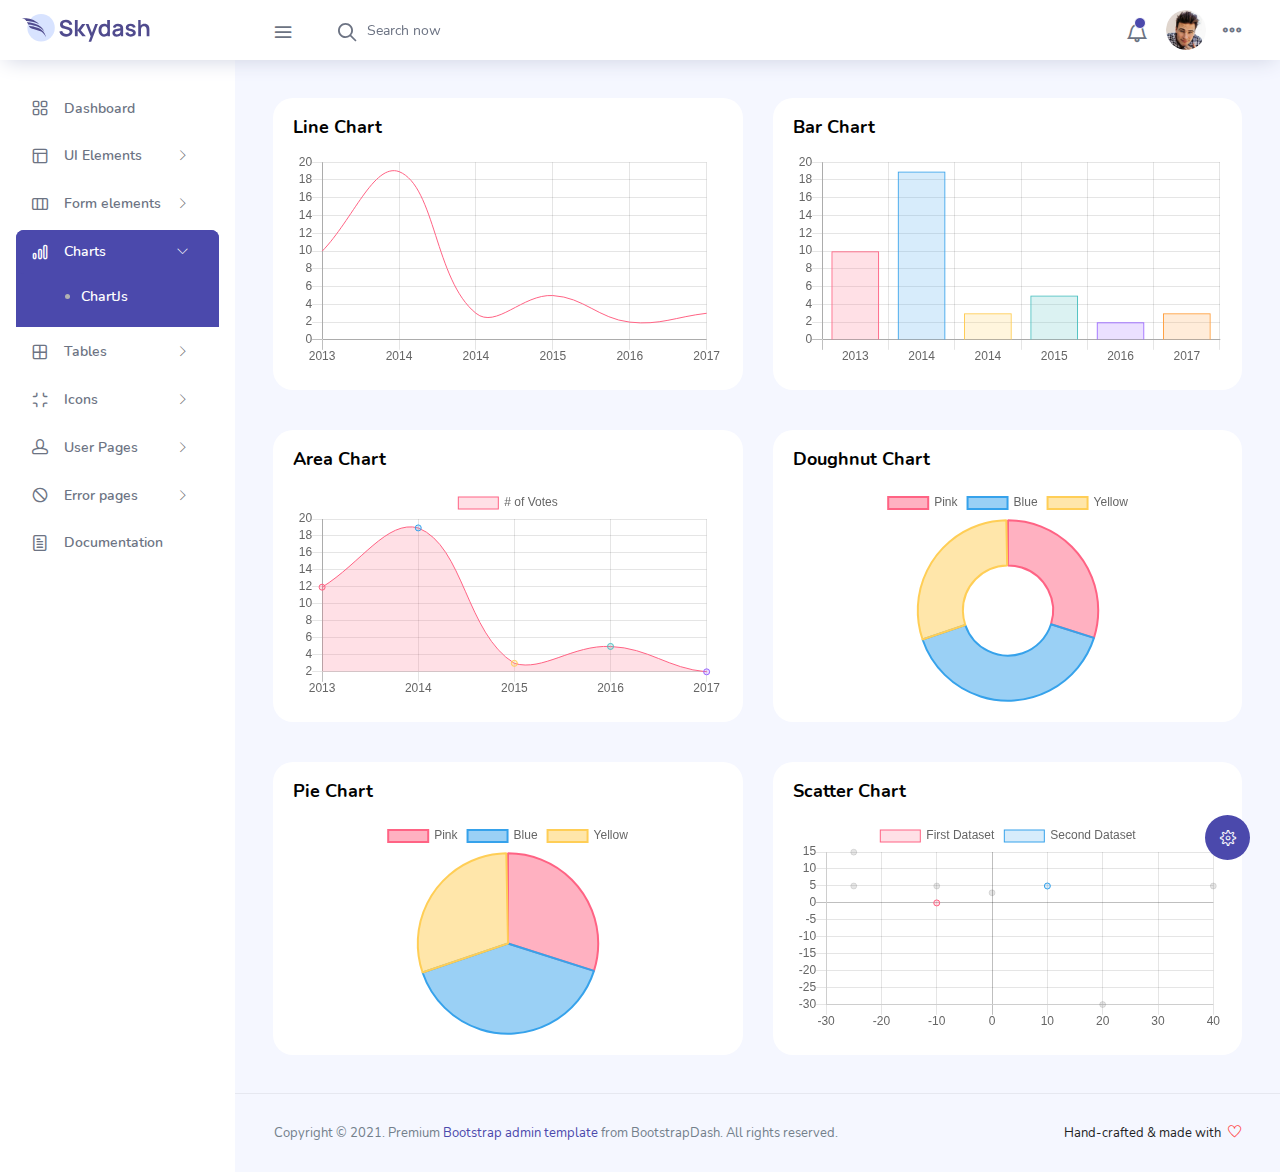
<file: skydash/pages/charts/chartjs.html>
<!DOCTYPE html>
<html lang="en">

<head>
  <!-- Required meta tags -->
  <meta charset="utf-8">
  <meta name="viewport" content="width=device-width, initial-scale=1, shrink-to-fit=no">
  <title>Skydash Admin</title>
  <!-- plugins:css -->
  <link rel="stylesheet" href="../../vendors/feather/feather.css">
  <link rel="stylesheet" href="../../vendors/ti-icons/css/themify-icons.css">
  <link rel="stylesheet" href="../../vendors/css/vendor.bundle.base.css">
  <!-- endinject -->
  <!-- Plugin css for this page -->
  <!-- End plugin css for this page -->
  <!-- inject:css -->
  <link rel="stylesheet" href="../../css/vertical-layout-light/style.css">
  <!-- endinject -->
  <link rel="shortcut icon" href="../../images/favicon.png" />
</head>

<body>
  <div class="container-scroller">
    <!-- partial:../../partials/_navbar.html -->
    <nav class="navbar col-lg-12 col-12 p-0 fixed-top d-flex flex-row">
      <div class="text-center navbar-brand-wrapper d-flex align-items-center justify-content-center">
        <a class="navbar-brand brand-logo mr-5" href="../../index.html"><img src="../../images/logo.svg" class="mr-2" alt="logo"/></a>
        <a class="navbar-brand brand-logo-mini" href="../../index.html"><img src="../../images/logo-mini.svg" alt="logo"/></a>
      </div>
      <div class="navbar-menu-wrapper d-flex align-items-center justify-content-end">
        <button class="navbar-toggler navbar-toggler align-self-center" type="button" data-toggle="minimize">
          <span class="icon-menu"></span>
        </button>
        <ul class="navbar-nav mr-lg-2">
          <li class="nav-item nav-search d-none d-lg-block">
            <div class="input-group">
              <div class="input-group-prepend hover-cursor" id="navbar-search-icon">
                <span class="input-group-text" id="search">
                  <i class="icon-search"></i>
                </span>
              </div>
              <input type="text" class="form-control" id="navbar-search-input" placeholder="Search now" aria-label="search" aria-describedby="search">
            </div>
          </li>
        </ul>
        <ul class="navbar-nav navbar-nav-right">
          <li class="nav-item dropdown">
            <a class="nav-link count-indicator dropdown-toggle" id="notificationDropdown" href="#" data-toggle="dropdown">
              <i class="icon-bell mx-0"></i>
              <span class="count"></span>
            </a>
            <div class="dropdown-menu dropdown-menu-right navbar-dropdown preview-list" aria-labelledby="notificationDropdown">
              <p class="mb-0 font-weight-normal float-left dropdown-header">Notifications</p>
              <a class="dropdown-item preview-item">
                <div class="preview-thumbnail">
                  <div class="preview-icon bg-success">
                    <i class="ti-info-alt mx-0"></i>
                  </div>
                </div>
                <div class="preview-item-content">
                  <h6 class="preview-subject font-weight-normal">Application Error</h6>
                  <p class="font-weight-light small-text mb-0 text-muted">
                    Just now
                  </p>
                </div>
              </a>
              <a class="dropdown-item preview-item">
                <div class="preview-thumbnail">
                  <div class="preview-icon bg-warning">
                    <i class="ti-settings mx-0"></i>
                  </div>
                </div>
                <div class="preview-item-content">
                  <h6 class="preview-subject font-weight-normal">Settings</h6>
                  <p class="font-weight-light small-text mb-0 text-muted">
                    Private message
                  </p>
                </div>
              </a>
              <a class="dropdown-item preview-item">
                <div class="preview-thumbnail">
                  <div class="preview-icon bg-info">
                    <i class="ti-user mx-0"></i>
                  </div>
                </div>
                <div class="preview-item-content">
                  <h6 class="preview-subject font-weight-normal">New user registration</h6>
                  <p class="font-weight-light small-text mb-0 text-muted">
                    2 days ago
                  </p>
                </div>
              </a>
            </div>
          </li>
          <li class="nav-item nav-profile dropdown">
            <a class="nav-link dropdown-toggle" href="#" data-toggle="dropdown" id="profileDropdown">
              <img src="../../images/faces/face28.jpg" alt="profile"/>
            </a>
            <div class="dropdown-menu dropdown-menu-right navbar-dropdown" aria-labelledby="profileDropdown">
              <a class="dropdown-item">
                <i class="ti-settings text-primary"></i>
                Settings
              </a>
              <a class="dropdown-item">
                <i class="ti-power-off text-primary"></i>
                Logout
              </a>
            </div>
          </li>
          <li class="nav-item nav-settings d-none d-lg-flex">
            <a class="nav-link" href="#">
              <i class="icon-ellipsis"></i>
            </a>
          </li>
        </ul>
        <button class="navbar-toggler navbar-toggler-right d-lg-none align-self-center" type="button" data-toggle="offcanvas">
          <span class="icon-menu"></span>
        </button>
      </div>
    </nav>
    <!-- partial -->
    <div class="container-fluid page-body-wrapper">
      <!-- partial:../../partials/_settings-panel.html -->
      <div class="theme-setting-wrapper">
        <div id="settings-trigger"><i class="ti-settings"></i></div>
        <div id="theme-settings" class="settings-panel">
          <i class="settings-close ti-close"></i>
          <p class="settings-heading">SIDEBAR SKINS</p>
          <div class="sidebar-bg-options selected" id="sidebar-light-theme"><div class="img-ss rounded-circle bg-light border mr-3"></div>Light</div>
          <div class="sidebar-bg-options" id="sidebar-dark-theme"><div class="img-ss rounded-circle bg-dark border mr-3"></div>Dark</div>
          <p class="settings-heading mt-2">HEADER SKINS</p>
          <div class="color-tiles mx-0 px-4">
            <div class="tiles success"></div>
            <div class="tiles warning"></div>
            <div class="tiles danger"></div>
            <div class="tiles info"></div>
            <div class="tiles dark"></div>
            <div class="tiles default"></div>
          </div>
        </div>
      </div>
      <div id="right-sidebar" class="settings-panel">
        <i class="settings-close ti-close"></i>
        <ul class="nav nav-tabs border-top" id="setting-panel" role="tablist">
          <li class="nav-item">
            <a class="nav-link active" id="todo-tab" data-toggle="tab" href="#todo-section" role="tab" aria-controls="todo-section" aria-expanded="true">TO DO LIST</a>
          </li>
          <li class="nav-item">
            <a class="nav-link" id="chats-tab" data-toggle="tab" href="#chats-section" role="tab" aria-controls="chats-section">CHATS</a>
          </li>
        </ul>
        <div class="tab-content" id="setting-content">
          <div class="tab-pane fade show active scroll-wrapper" id="todo-section" role="tabpanel" aria-labelledby="todo-section">
            <div class="add-items d-flex px-3 mb-0">
              <form class="form w-100">
                <div class="form-group d-flex">
                  <input type="text" class="form-control todo-list-input" placeholder="Add To-do">
                  <button type="submit" class="add btn btn-primary todo-list-add-btn" id="add-task">Add</button>
                </div>
              </form>
            </div>
            <div class="list-wrapper px-3">
              <ul class="d-flex flex-column-reverse todo-list">
                <li>
                  <div class="form-check">
                    <label class="form-check-label">
                      <input class="checkbox" type="checkbox">
                      Team review meeting at 3.00 PM
                    </label>
                  </div>
                  <i class="remove ti-close"></i>
                </li>
                <li>
                  <div class="form-check">
                    <label class="form-check-label">
                      <input class="checkbox" type="checkbox">
                      Prepare for presentation
                    </label>
                  </div>
                  <i class="remove ti-close"></i>
                </li>
                <li>
                  <div class="form-check">
                    <label class="form-check-label">
                      <input class="checkbox" type="checkbox">
                      Resolve all the low priority tickets due today
                    </label>
                  </div>
                  <i class="remove ti-close"></i>
                </li>
                <li class="completed">
                  <div class="form-check">
                    <label class="form-check-label">
                      <input class="checkbox" type="checkbox" checked>
                      Schedule meeting for next week
                    </label>
                  </div>
                  <i class="remove ti-close"></i>
                </li>
                <li class="completed">
                  <div class="form-check">
                    <label class="form-check-label">
                      <input class="checkbox" type="checkbox" checked>
                      Project review
                    </label>
                  </div>
                  <i class="remove ti-close"></i>
                </li>
              </ul>
            </div>
            <h4 class="px-3 text-muted mt-5 font-weight-light mb-0">Events</h4>
            <div class="events pt-4 px-3">
              <div class="wrapper d-flex mb-2">
                <i class="ti-control-record text-primary mr-2"></i>
                <span>Feb 11 2018</span>
              </div>
              <p class="mb-0 font-weight-thin text-gray">Creating component page build a js</p>
              <p class="text-gray mb-0">The total number of sessions</p>
            </div>
            <div class="events pt-4 px-3">
              <div class="wrapper d-flex mb-2">
                <i class="ti-control-record text-primary mr-2"></i>
                <span>Feb 7 2018</span>
              </div>
              <p class="mb-0 font-weight-thin text-gray">Meeting with Alisa</p>
              <p class="text-gray mb-0 ">Call Sarah Graves</p>
            </div>
          </div>
          <!-- To do section tab ends -->
          <div class="tab-pane fade" id="chats-section" role="tabpanel" aria-labelledby="chats-section">
            <div class="d-flex align-items-center justify-content-between border-bottom">
              <p class="settings-heading border-top-0 mb-3 pl-3 pt-0 border-bottom-0 pb-0">Friends</p>
              <small class="settings-heading border-top-0 mb-3 pt-0 border-bottom-0 pb-0 pr-3 font-weight-normal">See All</small>
            </div>
            <ul class="chat-list">
              <li class="list active">
                <div class="profile"><img src="../../images/faces/face1.jpg" alt="image"><span class="online"></span></div>
                <div class="info">
                  <p>Thomas Douglas</p>
                  <p>Available</p>
                </div>
                <small class="text-muted my-auto">19 min</small>
              </li>
              <li class="list">
                <div class="profile"><img src="../../images/faces/face2.jpg" alt="image"><span class="offline"></span></div>
                <div class="info">
                  <div class="wrapper d-flex">
                    <p>Catherine</p>
                  </div>
                  <p>Away</p>
                </div>
                <div class="badge badge-success badge-pill my-auto mx-2">4</div>
                <small class="text-muted my-auto">23 min</small>
              </li>
              <li class="list">
                <div class="profile"><img src="../../images/faces/face3.jpg" alt="image"><span class="online"></span></div>
                <div class="info">
                  <p>Daniel Russell</p>
                  <p>Available</p>
                </div>
                <small class="text-muted my-auto">14 min</small>
              </li>
              <li class="list">
                <div class="profile"><img src="../../images/faces/face4.jpg" alt="image"><span class="offline"></span></div>
                <div class="info">
                  <p>James Richardson</p>
                  <p>Away</p>
                </div>
                <small class="text-muted my-auto">2 min</small>
              </li>
              <li class="list">
                <div class="profile"><img src="../../images/faces/face5.jpg" alt="image"><span class="online"></span></div>
                <div class="info">
                  <p>Madeline Kennedy</p>
                  <p>Available</p>
                </div>
                <small class="text-muted my-auto">5 min</small>
              </li>
              <li class="list">
                <div class="profile"><img src="../../images/faces/face6.jpg" alt="image"><span class="online"></span></div>
                <div class="info">
                  <p>Sarah Graves</p>
                  <p>Available</p>
                </div>
                <small class="text-muted my-auto">47 min</small>
              </li>
            </ul>
          </div>
          <!-- chat tab ends -->
        </div>
      </div>
      <!-- partial -->
      <!-- partial:../../partials/_sidebar.html -->
      <nav class="sidebar sidebar-offcanvas" id="sidebar">
        <ul class="nav">
          <li class="nav-item">
            <a class="nav-link" href="../../index.html">
              <i class="icon-grid menu-icon"></i>
              <span class="menu-title">Dashboard</span>
            </a>
          </li>
          <li class="nav-item">
            <a class="nav-link" data-toggle="collapse" href="#ui-basic" aria-expanded="false" aria-controls="ui-basic">
              <i class="icon-layout menu-icon"></i>
              <span class="menu-title">UI Elements</span>
              <i class="menu-arrow"></i>
            </a>
            <div class="collapse" id="ui-basic">
              <ul class="nav flex-column sub-menu">
                <li class="nav-item"> <a class="nav-link" href="../../pages/ui-features/buttons.html">Buttons</a></li>
                <li class="nav-item"> <a class="nav-link" href="../../pages/ui-features/dropdowns.html">Dropdowns</a></li>
                <li class="nav-item"> <a class="nav-link" href="../../pages/ui-features/typography.html">Typography</a></li>
              </ul>
            </div>
          </li>
          <li class="nav-item">
            <a class="nav-link" data-toggle="collapse" href="#form-elements" aria-expanded="false" aria-controls="form-elements">
              <i class="icon-columns menu-icon"></i>
              <span class="menu-title">Form elements</span>
              <i class="menu-arrow"></i>
            </a>
            <div class="collapse" id="form-elements">
              <ul class="nav flex-column sub-menu">
                <li class="nav-item"><a class="nav-link" href="../../pages/forms/basic_elements.html">Basic Elements</a></li>
              </ul>
            </div>
          </li>
          <li class="nav-item">
            <a class="nav-link" data-toggle="collapse" href="#charts" aria-expanded="false" aria-controls="charts">
              <i class="icon-bar-graph menu-icon"></i>
              <span class="menu-title">Charts</span>
              <i class="menu-arrow"></i>
            </a>
            <div class="collapse" id="charts">
              <ul class="nav flex-column sub-menu">
                <li class="nav-item"> <a class="nav-link" href="../../pages/charts/chartjs.html">ChartJs</a></li>
              </ul>
            </div>
          </li>
          <li class="nav-item">
            <a class="nav-link" data-toggle="collapse" href="#tables" aria-expanded="false" aria-controls="tables">
              <i class="icon-grid-2 menu-icon"></i>
              <span class="menu-title">Tables</span>
              <i class="menu-arrow"></i>
            </a>
            <div class="collapse" id="tables">
              <ul class="nav flex-column sub-menu">
                <li class="nav-item"> <a class="nav-link" href="../../pages/tables/basic-table.html">Basic table</a></li>
              </ul>
            </div>
          </li>
          <li class="nav-item">
            <a class="nav-link" data-toggle="collapse" href="#icons" aria-expanded="false" aria-controls="icons">
              <i class="icon-contract menu-icon"></i>
              <span class="menu-title">Icons</span>
              <i class="menu-arrow"></i>
            </a>
            <div class="collapse" id="icons">
              <ul class="nav flex-column sub-menu">
                <li class="nav-item"> <a class="nav-link" href="../../pages/icons/mdi.html">Mdi icons</a></li>
              </ul>
            </div>
          </li>
          <li class="nav-item">
            <a class="nav-link" data-toggle="collapse" href="#auth" aria-expanded="false" aria-controls="auth">
              <i class="icon-head menu-icon"></i>
              <span class="menu-title">User Pages</span>
              <i class="menu-arrow"></i>
            </a>
            <div class="collapse" id="auth">
              <ul class="nav flex-column sub-menu">
                <li class="nav-item"> <a class="nav-link" href="../../pages/samples/login.html"> Login </a></li>
                <li class="nav-item"> <a class="nav-link" href="../../pages/samples/register.html"> Register </a></li>
              </ul>
            </div>
          </li>
          <li class="nav-item">
            <a class="nav-link" data-toggle="collapse" href="#error" aria-expanded="false" aria-controls="error">
              <i class="icon-ban menu-icon"></i>
              <span class="menu-title">Error pages</span>
              <i class="menu-arrow"></i>
            </a>
            <div class="collapse" id="error">
              <ul class="nav flex-column sub-menu">
                <li class="nav-item"> <a class="nav-link" href="../../pages/samples/error-404.html"> 404 </a></li>
                <li class="nav-item"> <a class="nav-link" href="../../pages/samples/error-500.html"> 500 </a></li>
              </ul>
            </div>
          </li>
          <li class="nav-item">
            <a class="nav-link" href="../../pages/documentation/documentation.html">
              <i class="icon-paper menu-icon"></i>
              <span class="menu-title">Documentation</span>
            </a>
          </li>
        </ul>
      </nav>
      <!-- partial -->
      <div class="main-panel">
        <div class="content-wrapper">
          <div class="row">
            <div class="col-lg-6 grid-margin stretch-card">
              <div class="card">
                <div class="card-body">
                  <h4 class="card-title">Line chart</h4>
                  <canvas id="lineChart"></canvas>
                </div>
              </div>
            </div>
            <div class="col-lg-6 grid-margin stretch-card">
              <div class="card">
                <div class="card-body">
                  <h4 class="card-title">Bar chart</h4>
                  <canvas id="barChart"></canvas>
                </div>
              </div>
            </div>
          </div>
          <div class="row">
            <div class="col-lg-6 grid-margin stretch-card">
              <div class="card">
                <div class="card-body">
                  <h4 class="card-title">Area chart</h4>
                  <canvas id="areaChart"></canvas>
                </div>
              </div>
            </div>
            <div class="col-lg-6 grid-margin stretch-card">
              <div class="card">
                <div class="card-body">
                  <h4 class="card-title">Doughnut chart</h4>
                  <canvas id="doughnutChart"></canvas>
                </div>
              </div>
            </div>
          </div>
          <div class="row">
            <div class="col-lg-6 grid-margin grid-margin-lg-0 stretch-card">
              <div class="card">
                <div class="card-body">
                  <h4 class="card-title">Pie chart</h4>
                  <canvas id="pieChart"></canvas>
                </div>
              </div>
            </div>
            <div class="col-lg-6 grid-margin grid-margin-lg-0 stretch-card">
              <div class="card">
                <div class="card-body">
                  <h4 class="card-title">Scatter chart</h4>
                  <canvas id="scatterChart"></canvas>
                </div>
              </div>
            </div>
          </div>
        </div>
        <!-- content-wrapper ends -->
        <!-- partial:../../partials/_footer.html -->
        <footer class="footer">
          <div class="d-sm-flex justify-content-center justify-content-sm-between">
            <span class="text-muted text-center text-sm-left d-block d-sm-inline-block">Copyright © 2021.  Premium <a href="https://www.bootstrapdash.com/" target="_blank">Bootstrap admin template</a> from BootstrapDash. All rights reserved.</span>
            <span class="float-none float-sm-right d-block mt-1 mt-sm-0 text-center">Hand-crafted & made with <i class="ti-heart text-danger ml-1"></i></span>
          </div>
        </footer>
        <!-- partial -->
      </div>
      <!-- main-panel ends -->
    </div>
    <!-- page-body-wrapper ends -->
  </div>
  <!-- container-scroller -->
  <!-- plugins:js -->
  <script src="../../vendors/js/vendor.bundle.base.js"></script>
  <!-- endinject -->
  <!-- Plugin js for this page -->
  <script src="../../vendors/chart.js/Chart.min.js"></script>
  <!-- End plugin js for this page -->
  <!-- inject:js -->
  <script src="../../js/off-canvas.js"></script>
  <script src="../../js/hoverable-collapse.js"></script>
  <script src="../../js/template.js"></script>
  <script src="../../js/settings.js"></script>
  <script src="../../js/todolist.js"></script>
  <!-- endinject -->
  <!-- Custom js for this page-->
  <script src="../../js/chart.js"></script>
  <!-- End custom js for this page-->
</body>

</html>
</file>
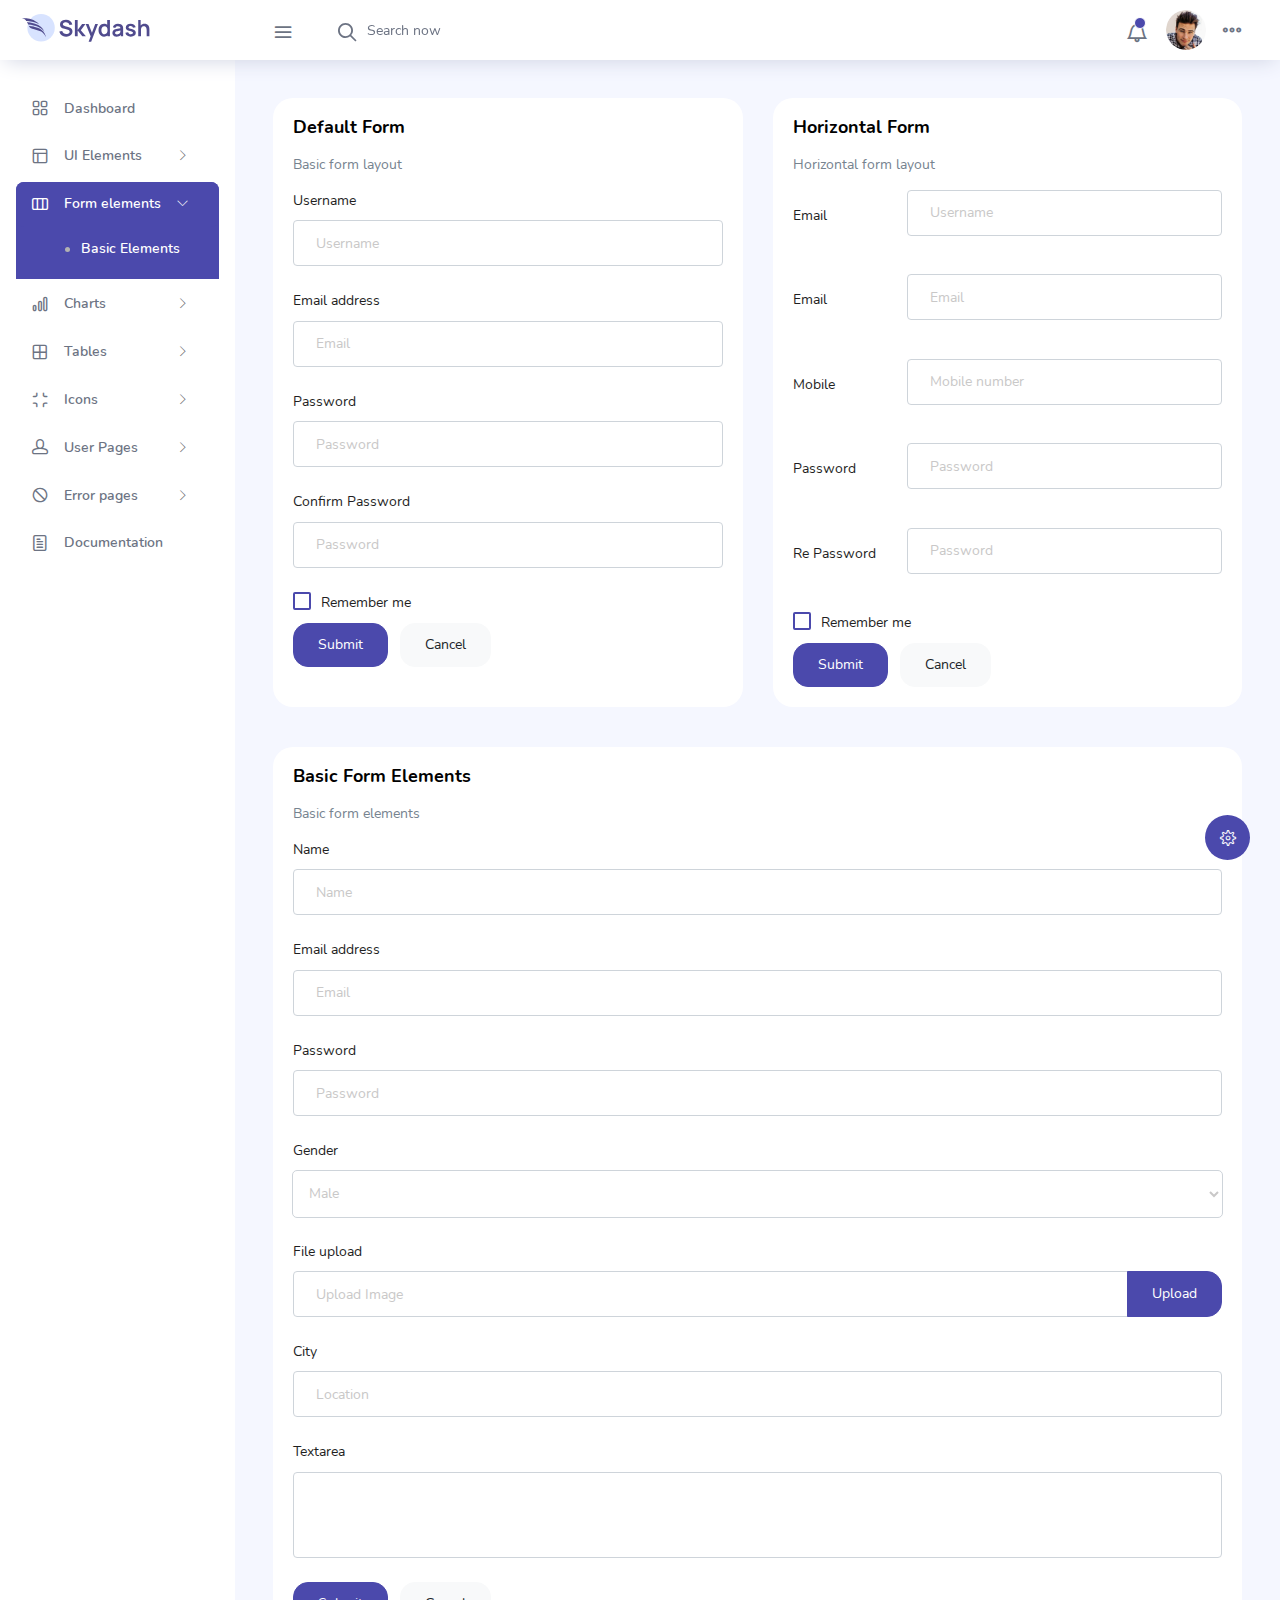
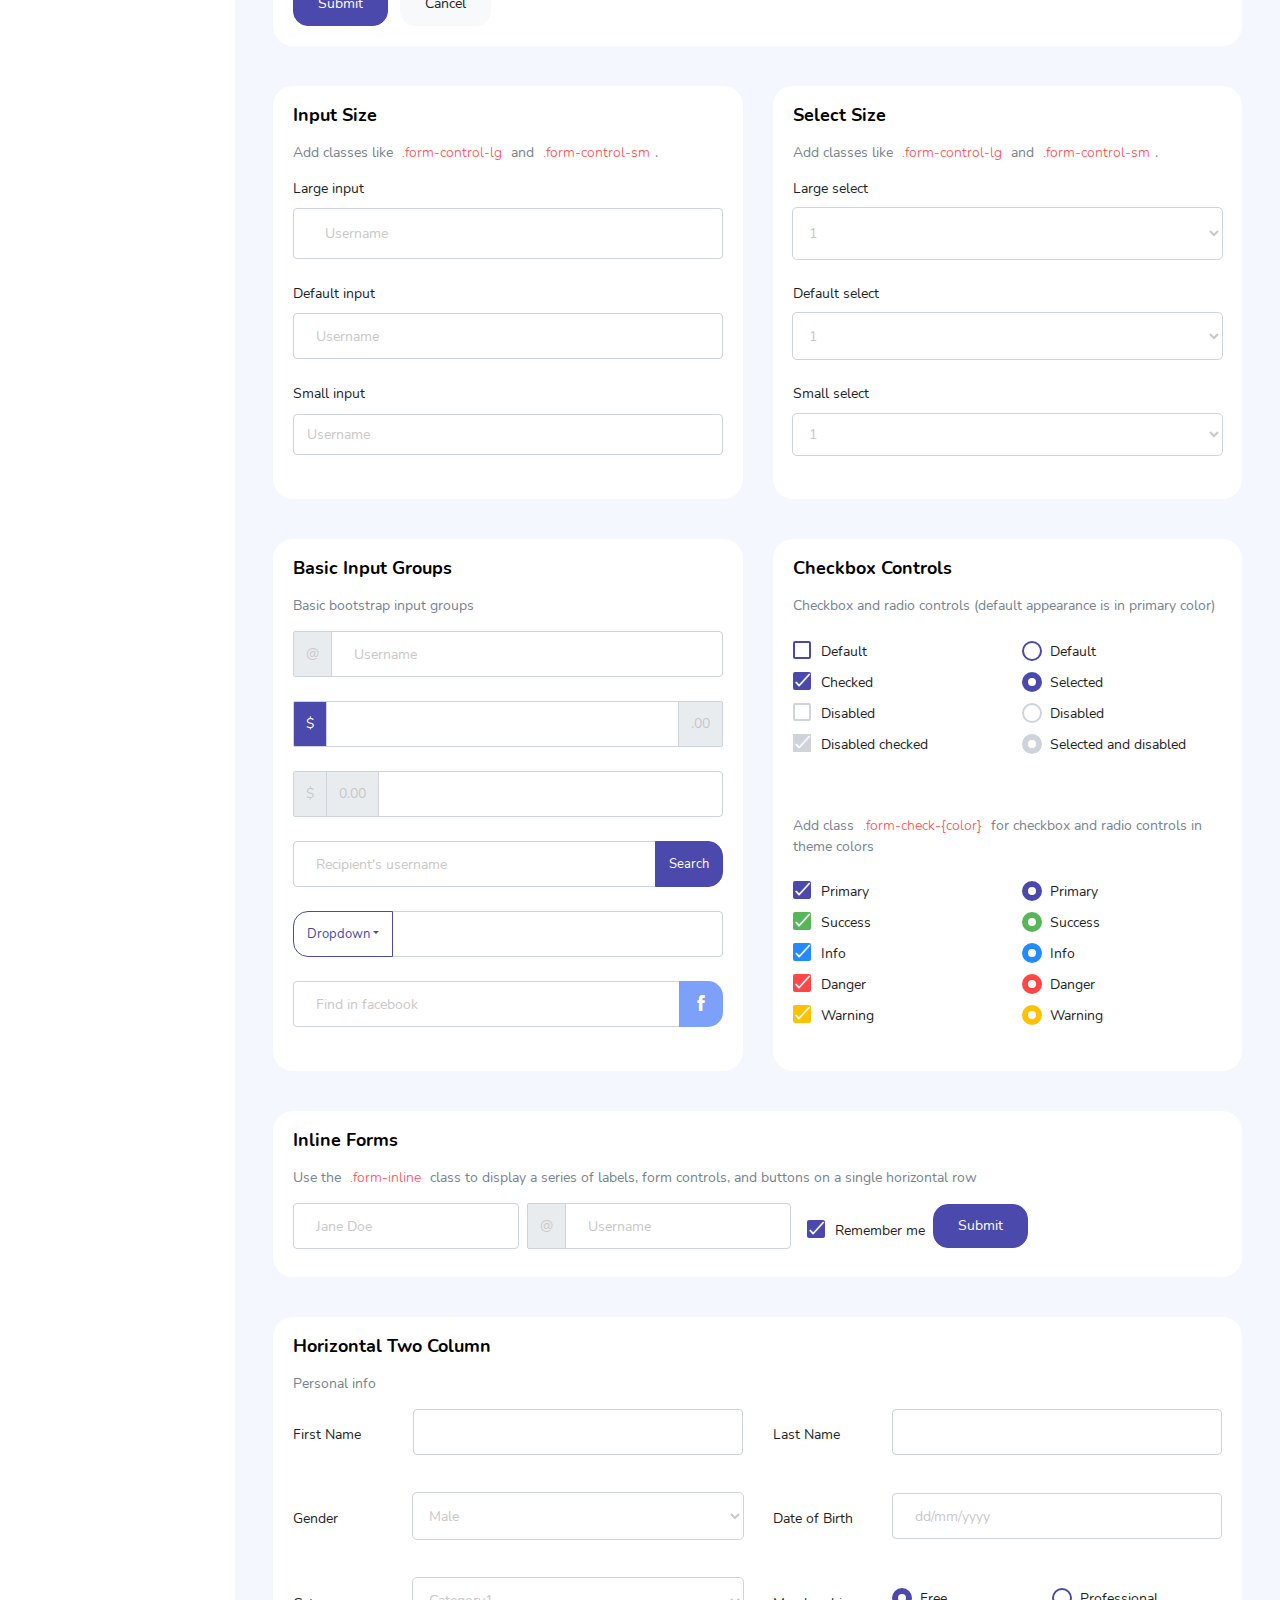
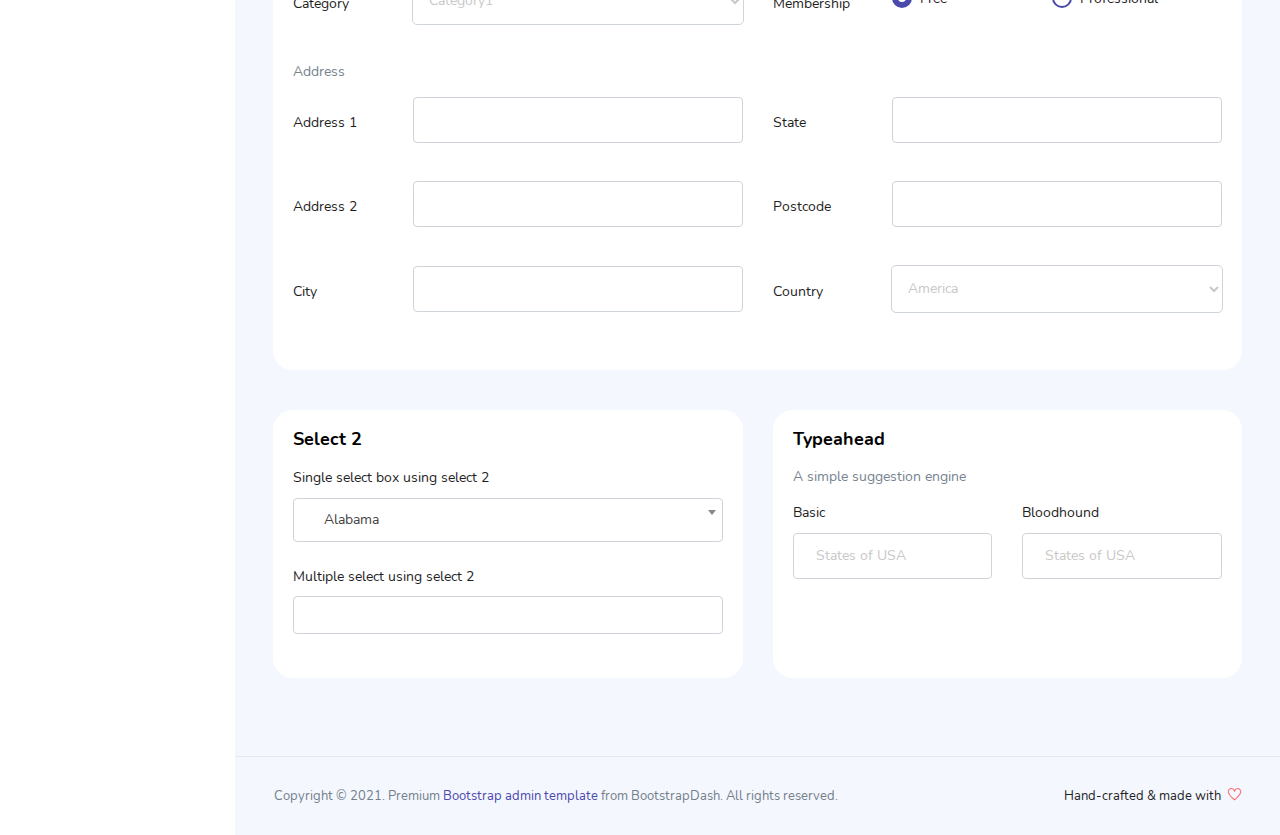
<file: skydash/pages/forms/basic_elements.html>
<!DOCTYPE html>
<html lang="en">

<head>
  <!-- Required meta tags -->
  <meta charset="utf-8">
  <meta name="viewport" content="width=device-width, initial-scale=1, shrink-to-fit=no">
  <title>Skydash Admin</title>
  <!-- plugins:css -->
  <link rel="stylesheet" href="../../vendors/feather/feather.css">
  <link rel="stylesheet" href="../../vendors/ti-icons/css/themify-icons.css">
  <link rel="stylesheet" href="../../vendors/css/vendor.bundle.base.css">
  <!-- endinject -->
  <!-- Plugin css for this page -->
  <link rel="stylesheet" href="../../vendors/select2/select2.min.css">
  <link rel="stylesheet" href="../../vendors/select2-bootstrap-theme/select2-bootstrap.min.css">
  <!-- End plugin css for this page -->
  <!-- inject:css -->
  <link rel="stylesheet" href="../../css/vertical-layout-light/style.css">
  <!-- endinject -->
  <link rel="shortcut icon" href="../../images/favicon.png" />
</head>

<body>
  <div class="container-scroller">
    <!-- partial:../../partials/_navbar.html -->
    <nav class="navbar col-lg-12 col-12 p-0 fixed-top d-flex flex-row">
      <div class="text-center navbar-brand-wrapper d-flex align-items-center justify-content-center">
        <a class="navbar-brand brand-logo mr-5" href="../../index.html"><img src="../../images/logo.svg" class="mr-2" alt="logo"/></a>
        <a class="navbar-brand brand-logo-mini" href="../../index.html"><img src="../../images/logo-mini.svg" alt="logo"/></a>
      </div>
      <div class="navbar-menu-wrapper d-flex align-items-center justify-content-end">
        <button class="navbar-toggler navbar-toggler align-self-center" type="button" data-toggle="minimize">
          <span class="icon-menu"></span>
        </button>
        <ul class="navbar-nav mr-lg-2">
          <li class="nav-item nav-search d-none d-lg-block">
            <div class="input-group">
              <div class="input-group-prepend hover-cursor" id="navbar-search-icon">
                <span class="input-group-text" id="search">
                  <i class="icon-search"></i>
                </span>
              </div>
              <input type="text" class="form-control" id="navbar-search-input" placeholder="Search now" aria-label="search" aria-describedby="search">
            </div>
          </li>
        </ul>
        <ul class="navbar-nav navbar-nav-right">
          <li class="nav-item dropdown">
            <a class="nav-link count-indicator dropdown-toggle" id="notificationDropdown" href="#" data-toggle="dropdown">
              <i class="icon-bell mx-0"></i>
              <span class="count"></span>
            </a>
            <div class="dropdown-menu dropdown-menu-right navbar-dropdown preview-list" aria-labelledby="notificationDropdown">
              <p class="mb-0 font-weight-normal float-left dropdown-header">Notifications</p>
              <a class="dropdown-item preview-item">
                <div class="preview-thumbnail">
                  <div class="preview-icon bg-success">
                    <i class="ti-info-alt mx-0"></i>
                  </div>
                </div>
                <div class="preview-item-content">
                  <h6 class="preview-subject font-weight-normal">Application Error</h6>
                  <p class="font-weight-light small-text mb-0 text-muted">
                    Just now
                  </p>
                </div>
              </a>
              <a class="dropdown-item preview-item">
                <div class="preview-thumbnail">
                  <div class="preview-icon bg-warning">
                    <i class="ti-settings mx-0"></i>
                  </div>
                </div>
                <div class="preview-item-content">
                  <h6 class="preview-subject font-weight-normal">Settings</h6>
                  <p class="font-weight-light small-text mb-0 text-muted">
                    Private message
                  </p>
                </div>
              </a>
              <a class="dropdown-item preview-item">
                <div class="preview-thumbnail">
                  <div class="preview-icon bg-info">
                    <i class="ti-user mx-0"></i>
                  </div>
                </div>
                <div class="preview-item-content">
                  <h6 class="preview-subject font-weight-normal">New user registration</h6>
                  <p class="font-weight-light small-text mb-0 text-muted">
                    2 days ago
                  </p>
                </div>
              </a>
            </div>
          </li>
          <li class="nav-item nav-profile dropdown">
            <a class="nav-link dropdown-toggle" href="#" data-toggle="dropdown" id="profileDropdown">
              <img src="../../images/faces/face28.jpg" alt="profile"/>
            </a>
            <div class="dropdown-menu dropdown-menu-right navbar-dropdown" aria-labelledby="profileDropdown">
              <a class="dropdown-item">
                <i class="ti-settings text-primary"></i>
                Settings
              </a>
              <a class="dropdown-item">
                <i class="ti-power-off text-primary"></i>
                Logout
              </a>
            </div>
          </li>
          <li class="nav-item nav-settings d-none d-lg-flex">
            <a class="nav-link" href="#">
              <i class="icon-ellipsis"></i>
            </a>
          </li>
        </ul>
        <button class="navbar-toggler navbar-toggler-right d-lg-none align-self-center" type="button" data-toggle="offcanvas">
          <span class="icon-menu"></span>
        </button>
      </div>
    </nav>
    <!-- partial -->
    <div class="container-fluid page-body-wrapper">
      <!-- partial:../../partials/_settings-panel.html -->
      <div class="theme-setting-wrapper">
        <div id="settings-trigger"><i class="ti-settings"></i></div>
        <div id="theme-settings" class="settings-panel">
          <i class="settings-close ti-close"></i>
          <p class="settings-heading">SIDEBAR SKINS</p>
          <div class="sidebar-bg-options selected" id="sidebar-light-theme"><div class="img-ss rounded-circle bg-light border mr-3"></div>Light</div>
          <div class="sidebar-bg-options" id="sidebar-dark-theme"><div class="img-ss rounded-circle bg-dark border mr-3"></div>Dark</div>
          <p class="settings-heading mt-2">HEADER SKINS</p>
          <div class="color-tiles mx-0 px-4">
            <div class="tiles success"></div>
            <div class="tiles warning"></div>
            <div class="tiles danger"></div>
            <div class="tiles info"></div>
            <div class="tiles dark"></div>
            <div class="tiles default"></div>
          </div>
        </div>
      </div>
      <div id="right-sidebar" class="settings-panel">
        <i class="settings-close ti-close"></i>
        <ul class="nav nav-tabs border-top" id="setting-panel" role="tablist">
          <li class="nav-item">
            <a class="nav-link active" id="todo-tab" data-toggle="tab" href="#todo-section" role="tab" aria-controls="todo-section" aria-expanded="true">TO DO LIST</a>
          </li>
          <li class="nav-item">
            <a class="nav-link" id="chats-tab" data-toggle="tab" href="#chats-section" role="tab" aria-controls="chats-section">CHATS</a>
          </li>
        </ul>
        <div class="tab-content" id="setting-content">
          <div class="tab-pane fade show active scroll-wrapper" id="todo-section" role="tabpanel" aria-labelledby="todo-section">
            <div class="add-items d-flex px-3 mb-0">
              <form class="form w-100">
                <div class="form-group d-flex">
                  <input type="text" class="form-control todo-list-input" placeholder="Add To-do">
                  <button type="submit" class="add btn btn-primary todo-list-add-btn" id="add-task">Add</button>
                </div>
              </form>
            </div>
            <div class="list-wrapper px-3">
              <ul class="d-flex flex-column-reverse todo-list">
                <li>
                  <div class="form-check">
                    <label class="form-check-label">
                      <input class="checkbox" type="checkbox">
                      Team review meeting at 3.00 PM
                    </label>
                  </div>
                  <i class="remove ti-close"></i>
                </li>
                <li>
                  <div class="form-check">
                    <label class="form-check-label">
                      <input class="checkbox" type="checkbox">
                      Prepare for presentation
                    </label>
                  </div>
                  <i class="remove ti-close"></i>
                </li>
                <li>
                  <div class="form-check">
                    <label class="form-check-label">
                      <input class="checkbox" type="checkbox">
                      Resolve all the low priority tickets due today
                    </label>
                  </div>
                  <i class="remove ti-close"></i>
                </li>
                <li class="completed">
                  <div class="form-check">
                    <label class="form-check-label">
                      <input class="checkbox" type="checkbox" checked>
                      Schedule meeting for next week
                    </label>
                  </div>
                  <i class="remove ti-close"></i>
                </li>
                <li class="completed">
                  <div class="form-check">
                    <label class="form-check-label">
                      <input class="checkbox" type="checkbox" checked>
                      Project review
                    </label>
                  </div>
                  <i class="remove ti-close"></i>
                </li>
              </ul>
            </div>
            <h4 class="px-3 text-muted mt-5 font-weight-light mb-0">Events</h4>
            <div class="events pt-4 px-3">
              <div class="wrapper d-flex mb-2">
                <i class="ti-control-record text-primary mr-2"></i>
                <span>Feb 11 2018</span>
              </div>
              <p class="mb-0 font-weight-thin text-gray">Creating component page build a js</p>
              <p class="text-gray mb-0">The total number of sessions</p>
            </div>
            <div class="events pt-4 px-3">
              <div class="wrapper d-flex mb-2">
                <i class="ti-control-record text-primary mr-2"></i>
                <span>Feb 7 2018</span>
              </div>
              <p class="mb-0 font-weight-thin text-gray">Meeting with Alisa</p>
              <p class="text-gray mb-0 ">Call Sarah Graves</p>
            </div>
          </div>
          <!-- To do section tab ends -->
          <div class="tab-pane fade" id="chats-section" role="tabpanel" aria-labelledby="chats-section">
            <div class="d-flex align-items-center justify-content-between border-bottom">
              <p class="settings-heading border-top-0 mb-3 pl-3 pt-0 border-bottom-0 pb-0">Friends</p>
              <small class="settings-heading border-top-0 mb-3 pt-0 border-bottom-0 pb-0 pr-3 font-weight-normal">See All</small>
            </div>
            <ul class="chat-list">
              <li class="list active">
                <div class="profile"><img src="../../images/faces/face1.jpg" alt="image"><span class="online"></span></div>
                <div class="info">
                  <p>Thomas Douglas</p>
                  <p>Available</p>
                </div>
                <small class="text-muted my-auto">19 min</small>
              </li>
              <li class="list">
                <div class="profile"><img src="../../images/faces/face2.jpg" alt="image"><span class="offline"></span></div>
                <div class="info">
                  <div class="wrapper d-flex">
                    <p>Catherine</p>
                  </div>
                  <p>Away</p>
                </div>
                <div class="badge badge-success badge-pill my-auto mx-2">4</div>
                <small class="text-muted my-auto">23 min</small>
              </li>
              <li class="list">
                <div class="profile"><img src="../../images/faces/face3.jpg" alt="image"><span class="online"></span></div>
                <div class="info">
                  <p>Daniel Russell</p>
                  <p>Available</p>
                </div>
                <small class="text-muted my-auto">14 min</small>
              </li>
              <li class="list">
                <div class="profile"><img src="../../images/faces/face4.jpg" alt="image"><span class="offline"></span></div>
                <div class="info">
                  <p>James Richardson</p>
                  <p>Away</p>
                </div>
                <small class="text-muted my-auto">2 min</small>
              </li>
              <li class="list">
                <div class="profile"><img src="../../images/faces/face5.jpg" alt="image"><span class="online"></span></div>
                <div class="info">
                  <p>Madeline Kennedy</p>
                  <p>Available</p>
                </div>
                <small class="text-muted my-auto">5 min</small>
              </li>
              <li class="list">
                <div class="profile"><img src="../../images/faces/face6.jpg" alt="image"><span class="online"></span></div>
                <div class="info">
                  <p>Sarah Graves</p>
                  <p>Available</p>
                </div>
                <small class="text-muted my-auto">47 min</small>
              </li>
            </ul>
          </div>
          <!-- chat tab ends -->
        </div>
      </div>
      <!-- partial -->
      <!-- partial:../../partials/_sidebar.html -->
      <nav class="sidebar sidebar-offcanvas" id="sidebar">
        <ul class="nav">
          <li class="nav-item">
            <a class="nav-link" href="../../index.html">
              <i class="icon-grid menu-icon"></i>
              <span class="menu-title">Dashboard</span>
            </a>
          </li>
          <li class="nav-item">
            <a class="nav-link" data-toggle="collapse" href="#ui-basic" aria-expanded="false" aria-controls="ui-basic">
              <i class="icon-layout menu-icon"></i>
              <span class="menu-title">UI Elements</span>
              <i class="menu-arrow"></i>
            </a>
            <div class="collapse" id="ui-basic">
              <ul class="nav flex-column sub-menu">
                <li class="nav-item"> <a class="nav-link" href="../../pages/ui-features/buttons.html">Buttons</a></li>
                <li class="nav-item"> <a class="nav-link" href="../../pages/ui-features/dropdowns.html">Dropdowns</a></li>
                <li class="nav-item"> <a class="nav-link" href="../../pages/ui-features/typography.html">Typography</a></li>
              </ul>
            </div>
          </li>
          <li class="nav-item">
            <a class="nav-link" data-toggle="collapse" href="#form-elements" aria-expanded="false" aria-controls="form-elements">
              <i class="icon-columns menu-icon"></i>
              <span class="menu-title">Form elements</span>
              <i class="menu-arrow"></i>
            </a>
            <div class="collapse" id="form-elements">
              <ul class="nav flex-column sub-menu">
                <li class="nav-item"><a class="nav-link" href="../../pages/forms/basic_elements.html">Basic Elements</a></li>
              </ul>
            </div>
          </li>
          <li class="nav-item">
            <a class="nav-link" data-toggle="collapse" href="#charts" aria-expanded="false" aria-controls="charts">
              <i class="icon-bar-graph menu-icon"></i>
              <span class="menu-title">Charts</span>
              <i class="menu-arrow"></i>
            </a>
            <div class="collapse" id="charts">
              <ul class="nav flex-column sub-menu">
                <li class="nav-item"> <a class="nav-link" href="../../pages/charts/chartjs.html">ChartJs</a></li>
              </ul>
            </div>
          </li>
          <li class="nav-item">
            <a class="nav-link" data-toggle="collapse" href="#tables" aria-expanded="false" aria-controls="tables">
              <i class="icon-grid-2 menu-icon"></i>
              <span class="menu-title">Tables</span>
              <i class="menu-arrow"></i>
            </a>
            <div class="collapse" id="tables">
              <ul class="nav flex-column sub-menu">
                <li class="nav-item"> <a class="nav-link" href="../../pages/tables/basic-table.html">Basic table</a></li>
              </ul>
            </div>
          </li>
          <li class="nav-item">
            <a class="nav-link" data-toggle="collapse" href="#icons" aria-expanded="false" aria-controls="icons">
              <i class="icon-contract menu-icon"></i>
              <span class="menu-title">Icons</span>
              <i class="menu-arrow"></i>
            </a>
            <div class="collapse" id="icons">
              <ul class="nav flex-column sub-menu">
                <li class="nav-item"> <a class="nav-link" href="../../pages/icons/mdi.html">Mdi icons</a></li>
              </ul>
            </div>
          </li>
          <li class="nav-item">
            <a class="nav-link" data-toggle="collapse" href="#auth" aria-expanded="false" aria-controls="auth">
              <i class="icon-head menu-icon"></i>
              <span class="menu-title">User Pages</span>
              <i class="menu-arrow"></i>
            </a>
            <div class="collapse" id="auth">
              <ul class="nav flex-column sub-menu">
                <li class="nav-item"> <a class="nav-link" href="../../pages/samples/login.html"> Login </a></li>
                <li class="nav-item"> <a class="nav-link" href="../../pages/samples/register.html"> Register </a></li>
              </ul>
            </div>
          </li>
          <li class="nav-item">
            <a class="nav-link" data-toggle="collapse" href="#error" aria-expanded="false" aria-controls="error">
              <i class="icon-ban menu-icon"></i>
              <span class="menu-title">Error pages</span>
              <i class="menu-arrow"></i>
            </a>
            <div class="collapse" id="error">
              <ul class="nav flex-column sub-menu">
                <li class="nav-item"> <a class="nav-link" href="../../pages/samples/error-404.html"> 404 </a></li>
                <li class="nav-item"> <a class="nav-link" href="../../pages/samples/error-500.html"> 500 </a></li>
              </ul>
            </div>
          </li>
          <li class="nav-item">
            <a class="nav-link" href="../../pages/documentation/documentation.html">
              <i class="icon-paper menu-icon"></i>
              <span class="menu-title">Documentation</span>
            </a>
          </li>
        </ul>
      </nav>
      <!-- partial -->
      <div class="main-panel">        
        <div class="content-wrapper">
          <div class="row">
            <div class="col-md-6 grid-margin stretch-card">
              <div class="card">
                <div class="card-body">
                  <h4 class="card-title">Default form</h4>
                  <p class="card-description">
                    Basic form layout
                  </p>
                  <form class="forms-sample">
                    <div class="form-group">
                      <label for="exampleInputUsername1">Username</label>
                      <input type="text" class="form-control" id="exampleInputUsername1" placeholder="Username">
                    </div>
                    <div class="form-group">
                      <label for="exampleInputEmail1">Email address</label>
                      <input type="email" class="form-control" id="exampleInputEmail1" placeholder="Email">
                    </div>
                    <div class="form-group">
                      <label for="exampleInputPassword1">Password</label>
                      <input type="password" class="form-control" id="exampleInputPassword1" placeholder="Password">
                    </div>
                    <div class="form-group">
                      <label for="exampleInputConfirmPassword1">Confirm Password</label>
                      <input type="password" class="form-control" id="exampleInputConfirmPassword1" placeholder="Password">
                    </div>
                    <div class="form-check form-check-flat form-check-primary">
                      <label class="form-check-label">
                        <input type="checkbox" class="form-check-input">
                        Remember me
                      </label>
                    </div>
                    <button type="submit" class="btn btn-primary mr-2">Submit</button>
                    <button class="btn btn-light">Cancel</button>
                  </form>
                </div>
              </div>
            </div>
            <div class="col-md-6 grid-margin stretch-card">
              <div class="card">
                <div class="card-body">
                  <h4 class="card-title">Horizontal Form</h4>
                  <p class="card-description">
                    Horizontal form layout
                  </p>
                  <form class="forms-sample">
                    <div class="form-group row">
                      <label for="exampleInputUsername2" class="col-sm-3 col-form-label">Email</label>
                      <div class="col-sm-9">
                        <input type="text" class="form-control" id="exampleInputUsername2" placeholder="Username">
                      </div>
                    </div>
                    <div class="form-group row">
                      <label for="exampleInputEmail2" class="col-sm-3 col-form-label">Email</label>
                      <div class="col-sm-9">
                        <input type="email" class="form-control" id="exampleInputEmail2" placeholder="Email">
                      </div>
                    </div>
                    <div class="form-group row">
                      <label for="exampleInputMobile" class="col-sm-3 col-form-label">Mobile</label>
                      <div class="col-sm-9">
                        <input type="text" class="form-control" id="exampleInputMobile" placeholder="Mobile number">
                      </div>
                    </div>
                    <div class="form-group row">
                      <label for="exampleInputPassword2" class="col-sm-3 col-form-label">Password</label>
                      <div class="col-sm-9">
                        <input type="password" class="form-control" id="exampleInputPassword2" placeholder="Password">
                      </div>
                    </div>
                    <div class="form-group row">
                      <label for="exampleInputConfirmPassword2" class="col-sm-3 col-form-label">Re Password</label>
                      <div class="col-sm-9">
                        <input type="password" class="form-control" id="exampleInputConfirmPassword2" placeholder="Password">
                      </div>
                    </div>
                    <div class="form-check form-check-flat form-check-primary">
                      <label class="form-check-label">
                        <input type="checkbox" class="form-check-input">
                        Remember me
                      </label>
                    </div>
                    <button type="submit" class="btn btn-primary mr-2">Submit</button>
                    <button class="btn btn-light">Cancel</button>
                  </form>
                </div>
              </div>
            </div>
            <div class="col-12 grid-margin stretch-card">
              <div class="card">
                <div class="card-body">
                  <h4 class="card-title">Basic form elements</h4>
                  <p class="card-description">
                    Basic form elements
                  </p>
                  <form class="forms-sample">
                    <div class="form-group">
                      <label for="exampleInputName1">Name</label>
                      <input type="text" class="form-control" id="exampleInputName1" placeholder="Name">
                    </div>
                    <div class="form-group">
                      <label for="exampleInputEmail3">Email address</label>
                      <input type="email" class="form-control" id="exampleInputEmail3" placeholder="Email">
                    </div>
                    <div class="form-group">
                      <label for="exampleInputPassword4">Password</label>
                      <input type="password" class="form-control" id="exampleInputPassword4" placeholder="Password">
                    </div>
                    <div class="form-group">
                      <label for="exampleSelectGender">Gender</label>
                        <select class="form-control" id="exampleSelectGender">
                          <option>Male</option>
                          <option>Female</option>
                        </select>
                      </div>
                    <div class="form-group">
                      <label>File upload</label>
                      <input type="file" name="img[]" class="file-upload-default">
                      <div class="input-group col-xs-12">
                        <input type="text" class="form-control file-upload-info" disabled placeholder="Upload Image">
                        <span class="input-group-append">
                          <button class="file-upload-browse btn btn-primary" type="button">Upload</button>
                        </span>
                      </div>
                    </div>
                    <div class="form-group">
                      <label for="exampleInputCity1">City</label>
                      <input type="text" class="form-control" id="exampleInputCity1" placeholder="Location">
                    </div>
                    <div class="form-group">
                      <label for="exampleTextarea1">Textarea</label>
                      <textarea class="form-control" id="exampleTextarea1" rows="4"></textarea>
                    </div>
                    <button type="submit" class="btn btn-primary mr-2">Submit</button>
                    <button class="btn btn-light">Cancel</button>
                  </form>
                </div>
              </div>
            </div>
            <div class="col-md-6 grid-margin stretch-card">
              <div class="card">
                <div class="card-body">
                  <h4 class="card-title">Input size</h4>
                  <p class="card-description">
                    Add classes like <code>.form-control-lg</code> and <code>.form-control-sm</code>.
                  </p>
                  <div class="form-group">
                    <label>Large input</label>
                    <input type="text" class="form-control form-control-lg" placeholder="Username" aria-label="Username">
                  </div>
                  <div class="form-group">
                    <label>Default input</label>
                    <input type="text" class="form-control" placeholder="Username" aria-label="Username">
                  </div>
                  <div class="form-group">
                    <label>Small input</label>
                    <input type="text" class="form-control form-control-sm" placeholder="Username" aria-label="Username">
                  </div>
                </div>
              </div>
            </div>
            <div class="col-md-6 grid-margin stretch-card">
              <div class="card">
                <div class="card-body">
                  <h4 class="card-title">Select size</h4>
                  <p class="card-description">
                    Add classes like <code>.form-control-lg</code> and <code>.form-control-sm</code>.                    
                  </p>
                  <div class="form-group">
                    <label for="exampleFormControlSelect1">Large select</label>
                    <select class="form-control form-control-lg" id="exampleFormControlSelect1">
                      <option>1</option>
                      <option>2</option>
                      <option>3</option>
                      <option>4</option>
                      <option>5</option>
                    </select>
                  </div>
                  <div class="form-group">
                    <label for="exampleFormControlSelect2">Default select</label>
                    <select class="form-control" id="exampleFormControlSelect2">
                      <option>1</option>
                      <option>2</option>
                      <option>3</option>
                      <option>4</option>
                      <option>5</option>
                    </select>
                  </div>
                  <div class="form-group">
                    <label for="exampleFormControlSelect3">Small select</label>
                    <select class="form-control form-control-sm" id="exampleFormControlSelect3">
                      <option>1</option>
                      <option>2</option>
                      <option>3</option>
                      <option>4</option>
                      <option>5</option>
                    </select>
                  </div>
                </div>
              </div>
            </div>
            <div class="col-md-6 grid-margin stretch-card">
              <div class="card">
                <div class="card-body">
                  <h4 class="card-title">Basic input groups</h4>
                  <p class="card-description">
                    Basic bootstrap input groups
                  </p>
                  <div class="form-group">
                    <div class="input-group">
                      <div class="input-group-prepend">
                        <span class="input-group-text">@</span>
                      </div>
                      <input type="text" class="form-control" placeholder="Username" aria-label="Username">
                    </div>
                  </div>
                  <div class="form-group">
                    <div class="input-group">
                      <div class="input-group-prepend">
                        <span class="input-group-text bg-primary text-white">$</span>
                      </div>
                      <input type="text" class="form-control" aria-label="Amount (to the nearest dollar)">
                      <div class="input-group-append">
                        <span class="input-group-text">.00</span>
                      </div>
                    </div>
                  </div>
                  <div class="form-group">
                    <div class="input-group">
                      <div class="input-group-prepend">
                        <span class="input-group-text">$</span>
                      </div>
                      <div class="input-group-prepend">
                        <span class="input-group-text">0.00</span>
                      </div>
                      <input type="text" class="form-control" aria-label="Amount (to the nearest dollar)">
                    </div>
                  </div>
                  <div class="form-group">
                    <div class="input-group">
                      <input type="text" class="form-control" placeholder="Recipient's username" aria-label="Recipient's username">
                      <div class="input-group-append">
                        <button class="btn btn-sm btn-primary" type="button">Search</button>
                      </div>
                    </div>
                  </div>
                  <div class="form-group">
                    <div class="input-group">
                      <div class="input-group-prepend">
                        <button class="btn btn-sm btn-outline-primary dropdown-toggle" type="button" data-toggle="dropdown" aria-haspopup="true" aria-expanded="false">Dropdown</button>
                        <div class="dropdown-menu">
                          <a class="dropdown-item" href="#">Action</a>
                          <a class="dropdown-item" href="#">Another action</a>
                          <a class="dropdown-item" href="#">Something else here</a>
                          <div role="separator" class="dropdown-divider"></div>
                          <a class="dropdown-item" href="#">Separated link</a>
                        </div>
                      </div>
                      <input type="text" class="form-control" aria-label="Text input with dropdown button">
                    </div>
                  </div>
                  <div class="form-group">
                    <div class="input-group">
                      <input type="text" class="form-control" placeholder="Find in facebook" aria-label="Recipient's username">
                      <div class="input-group-append">
                        <button class="btn btn-sm btn-facebook" type="button">
                          <i class="ti-facebook"></i>
                        </button>
                      </div>
                    </div>
                  </div>
                </div>
              </div>
            </div>
            <div class="col-md-6 grid-margin stretch-card">
              <div class="card">
                <div class="card-body">
                  <h4 class="card-title">Checkbox Controls</h4>
                  <p class="card-description">Checkbox and radio controls (default appearance is in primary color)</p>
                  <form>
                    <div class="row">
                      <div class="col-md-6">
                        <div class="form-group">
                          <div class="form-check">
                            <label class="form-check-label">
                              <input type="checkbox" class="form-check-input">
                              Default
                            </label>
                          </div>
                          <div class="form-check">
                            <label class="form-check-label">
                              <input type="checkbox" class="form-check-input" checked>
                              Checked
                            </label>
                          </div>
                          <div class="form-check">
                            <label class="form-check-label">
                              <input type="checkbox" class="form-check-input" disabled>
                              Disabled
                            </label>
                          </div>
                          <div class="form-check">
                            <label class="form-check-label">
                              <input type="checkbox" class="form-check-input" disabled checked>
                              Disabled checked
                            </label>
                          </div>
                        </div>
                      </div>
                      <div class="col-md-6">
                        <div class="form-group">
                          <div class="form-check">
                            <label class="form-check-label">
                              <input type="radio" class="form-check-input" name="optionsRadios" id="optionsRadios1" value="">
                              Default
                            </label>
                          </div>
                          <div class="form-check">
                            <label class="form-check-label">
                              <input type="radio" class="form-check-input" name="optionsRadios" id="optionsRadios2" value="option2" checked>
                              Selected
                            </label>
                          </div>
                          <div class="form-check">
                            <label class="form-check-label">
                              <input type="radio" class="form-check-input" name="optionsRadios2" id="optionsRadios3" value="option3" disabled>
                              Disabled
                            </label>
                          </div>
                          <div class="form-check">
                            <label class="form-check-label">
                              <input type="radio" class="form-check-input" name="optionsRadio2" id="optionsRadios4" value="option4" disabled checked>
                              Selected and disabled
                            </label>
                          </div>
                        </div>
                      </div>
                    </div>
                  </form>
                </div>
                <div class="card-body">
                  <p class="card-description">Add class <code>.form-check-{color}</code> for checkbox and radio controls in theme colors</p>
                  <form>
                    <div class="row">
                      <div class="col-md-6">
                        <div class="form-group">
                          <div class="form-check form-check-primary">
                            <label class="form-check-label">
                              <input type="checkbox" class="form-check-input" checked>
                              Primary
                            </label>
                          </div>
                          <div class="form-check form-check-success">
                            <label class="form-check-label">
                              <input type="checkbox" class="form-check-input" checked>
                              Success
                            </label>
                          </div>
                          <div class="form-check form-check-info">
                            <label class="form-check-label">
                              <input type="checkbox" class="form-check-input" checked>
                              Info
                            </label>
                          </div>
                          <div class="form-check form-check-danger">
                            <label class="form-check-label">
                              <input type="checkbox" class="form-check-input" checked>
                              Danger
                            </label>
                          </div>
                          <div class="form-check form-check-warning">
                            <label class="form-check-label">
                              <input type="checkbox" class="form-check-input" checked>
                              Warning
                            </label>
                          </div>
                        </div>
                      </div>
                      <div class="col-md-6">
                        <div class="form-group">
                          <div class="form-check form-check-primary">
                            <label class="form-check-label">
                              <input type="radio" class="form-check-input" name="ExampleRadio1" id="ExampleRadio1" checked>
                              Primary
                            </label>
                          </div>
                          <div class="form-check form-check-success">
                            <label class="form-check-label">
                              <input type="radio" class="form-check-input" name="ExampleRadio2" id="ExampleRadio2" checked>
                              Success
                            </label>
                          </div>
                          <div class="form-check form-check-info">
                            <label class="form-check-label">
                              <input type="radio" class="form-check-input" name="ExampleRadio3" id="ExampleRadio3" checked>
                              Info
                            </label>
                          </div>
                          <div class="form-check form-check-danger">
                            <label class="form-check-label">
                              <input type="radio" class="form-check-input" name="ExampleRadio4" id="ExampleRadio4" checked>
                              Danger
                            </label>
                          </div>
                          <div class="form-check form-check-warning">
                            <label class="form-check-label">
                              <input type="radio" class="form-check-input" name="ExampleRadio5" id="ExampleRadio5" checked>
                              Warning
                            </label>
                          </div>
                        </div>
                      </div>
                    </div>
                  </form>
                </div>
              </div>
            </div>
            <div class="col-12 grid-margin stretch-card">
              <div class="card">
                <div class="card-body">
                  <h4 class="card-title">Inline forms</h4>
                  <p class="card-description">
                    Use the <code>.form-inline</code> class to display a series of labels, form controls, and buttons on a single horizontal row
                  </p>
                  <form class="form-inline">
                    <label class="sr-only" for="inlineFormInputName2">Name</label>
                    <input type="text" class="form-control mb-2 mr-sm-2" id="inlineFormInputName2" placeholder="Jane Doe">
                  
                    <label class="sr-only" for="inlineFormInputGroupUsername2">Username</label>
                    <div class="input-group mb-2 mr-sm-2">
                      <div class="input-group-prepend">
                        <div class="input-group-text">@</div>
                      </div>
                      <input type="text" class="form-control" id="inlineFormInputGroupUsername2" placeholder="Username">
                    </div>
                    <div class="form-check mx-sm-2">
                      <label class="form-check-label">
                        <input type="checkbox" class="form-check-input" checked>
                        Remember me
                      </label>
                    </div>
                    <button type="submit" class="btn btn-primary mb-2">Submit</button>
                  </form>
                </div>
              </div>
            </div>
            <div class="col-12 grid-margin">
              <div class="card">
                <div class="card-body">
                  <h4 class="card-title">Horizontal Two column</h4>
                  <form class="form-sample">
                    <p class="card-description">
                      Personal info
                    </p>
                    <div class="row">
                      <div class="col-md-6">
                        <div class="form-group row">
                          <label class="col-sm-3 col-form-label">First Name</label>
                          <div class="col-sm-9">
                            <input type="text" class="form-control" />
                          </div>
                        </div>
                      </div>
                      <div class="col-md-6">
                        <div class="form-group row">
                          <label class="col-sm-3 col-form-label">Last Name</label>
                          <div class="col-sm-9">
                            <input type="text" class="form-control" />
                          </div>
                        </div>
                      </div>
                    </div>
                    <div class="row">
                      <div class="col-md-6">
                        <div class="form-group row">
                          <label class="col-sm-3 col-form-label">Gender</label>
                          <div class="col-sm-9">
                            <select class="form-control">
                              <option>Male</option>
                              <option>Female</option>
                            </select>
                          </div>
                        </div>
                      </div>
                      <div class="col-md-6">
                        <div class="form-group row">
                          <label class="col-sm-3 col-form-label">Date of Birth</label>
                          <div class="col-sm-9">
                            <input class="form-control" placeholder="dd/mm/yyyy"/>
                          </div>
                        </div>
                      </div>
                    </div>
                    <div class="row">
                      <div class="col-md-6">
                        <div class="form-group row">
                          <label class="col-sm-3 col-form-label">Category</label>
                          <div class="col-sm-9">
                            <select class="form-control">
                              <option>Category1</option>
                              <option>Category2</option>
                              <option>Category3</option>
                              <option>Category4</option>
                            </select>
                          </div>
                        </div>
                      </div>
                      <div class="col-md-6">
                        <div class="form-group row">
                          <label class="col-sm-3 col-form-label">Membership</label>
                          <div class="col-sm-4">
                            <div class="form-check">
                              <label class="form-check-label">
                                <input type="radio" class="form-check-input" name="membershipRadios" id="membershipRadios1" value="" checked>
                                Free
                              </label>
                            </div>
                          </div>
                          <div class="col-sm-5">
                            <div class="form-check">
                              <label class="form-check-label">
                                <input type="radio" class="form-check-input" name="membershipRadios" id="membershipRadios2" value="option2">
                                Professional
                              </label>
                            </div>
                          </div>
                        </div>
                      </div>
                    </div>
                    <p class="card-description">
                      Address
                    </p>
                    <div class="row">
                      <div class="col-md-6">
                        <div class="form-group row">
                          <label class="col-sm-3 col-form-label">Address 1</label>
                          <div class="col-sm-9">
                            <input type="text" class="form-control" />
                          </div>
                        </div>
                      </div>
                      <div class="col-md-6">
                        <div class="form-group row">
                          <label class="col-sm-3 col-form-label">State</label>
                          <div class="col-sm-9">
                            <input type="text" class="form-control" />
                          </div>
                        </div>
                      </div>
                    </div>
                    <div class="row">
                      <div class="col-md-6">
                        <div class="form-group row">
                          <label class="col-sm-3 col-form-label">Address 2</label>
                          <div class="col-sm-9">
                            <input type="text" class="form-control" />
                          </div>
                        </div>
                      </div>
                      <div class="col-md-6">
                        <div class="form-group row">
                          <label class="col-sm-3 col-form-label">Postcode</label>
                          <div class="col-sm-9">
                            <input type="text" class="form-control" />
                          </div>
                        </div>
                      </div>
                    </div>
                    <div class="row">
                      <div class="col-md-6">
                        <div class="form-group row">
                          <label class="col-sm-3 col-form-label">City</label>
                          <div class="col-sm-9">
                            <input type="text" class="form-control" />
                          </div>
                        </div>
                      </div>
                      <div class="col-md-6">
                        <div class="form-group row">
                          <label class="col-sm-3 col-form-label">Country</label>
                          <div class="col-sm-9">
                            <select class="form-control">
                              <option>America</option>
                              <option>Italy</option>
                              <option>Russia</option>
                              <option>Britain</option>
                            </select>
                          </div>
                        </div>
                      </div>
                    </div>
                  </form>
                </div>
              </div>
            </div>
            <div class="col-md-6 grid-margin stretch-card">
              <div class="card">
                <div class="card-body">
                  <h4 class="card-title">Select 2</h4>
                  <div class="form-group">
                    <label>Single select box using select 2</label>
                    <select class="js-example-basic-single w-100">
                      <option value="AL">Alabama</option>
                      <option value="WY">Wyoming</option>
                      <option value="AM">America</option>
                      <option value="CA">Canada</option>
                      <option value="RU">Russia</option>
                    </select>
                  </div>
                  <div class="form-group">
                    <label>Multiple select using select 2</label>
                    <select class="js-example-basic-multiple w-100" multiple="multiple">
                      <option value="AL">Alabama</option>
                      <option value="WY">Wyoming</option>
                      <option value="AM">America</option>
                      <option value="CA">Canada</option>
                      <option value="RU">Russia</option>
                    </select>
                  </div>
                </div>
              </div>
            </div>
            <div class="col-md-6 grid-margin stretch-card">
              <div class="card">
                <div class="card-body">
                  <h4 class="card-title">Typeahead</h4>
                  <p class="card-description">
                    A simple suggestion engine
                  </p>
                  <div class="form-group row">
                    <div class="col">
                      <label>Basic</label>
                      <div id="the-basics">
                        <input class="typeahead" type="text" placeholder="States of USA">
                      </div>
                    </div>
                    <div class="col">
                      <label>Bloodhound</label>
                      <div id="bloodhound">
                        <input class="typeahead" type="text" placeholder="States of USA">
                      </div>
                    </div>
                  </div>
                </div>
              </div>
            </div>
          </div>
        </div>
        <!-- content-wrapper ends -->
        <!-- partial:../../partials/_footer.html -->
        <footer class="footer">
          <div class="d-sm-flex justify-content-center justify-content-sm-between">
            <span class="text-muted text-center text-sm-left d-block d-sm-inline-block">Copyright © 2021.  Premium <a href="https://www.bootstrapdash.com/" target="_blank">Bootstrap admin template</a> from BootstrapDash. All rights reserved.</span>
            <span class="float-none float-sm-right d-block mt-1 mt-sm-0 text-center">Hand-crafted & made with <i class="ti-heart text-danger ml-1"></i></span>
          </div>
        </footer>
        <!-- partial -->
      </div>
      <!-- main-panel ends -->
    </div>
    <!-- page-body-wrapper ends -->
  </div>
  <!-- container-scroller -->
  <!-- plugins:js -->
  <script src="../../vendors/js/vendor.bundle.base.js"></script>
  <!-- endinject -->
  <!-- Plugin js for this page -->
  <script src="../../vendors/typeahead.js/typeahead.bundle.min.js"></script>
  <script src="../../vendors/select2/select2.min.js"></script>
  <!-- End plugin js for this page -->
  <!-- inject:js -->
  <script src="../../js/off-canvas.js"></script>
  <script src="../../js/hoverable-collapse.js"></script>
  <script src="../../js/template.js"></script>
  <script src="../../js/settings.js"></script>
  <script src="../../js/todolist.js"></script>
  <!-- endinject -->
  <!-- Custom js for this page-->
  <script src="../../js/file-upload.js"></script>
  <script src="../../js/typeahead.js"></script>
  <script src="../../js/select2.js"></script>
  <!-- End custom js for this page-->
</body>

</html>
</file>
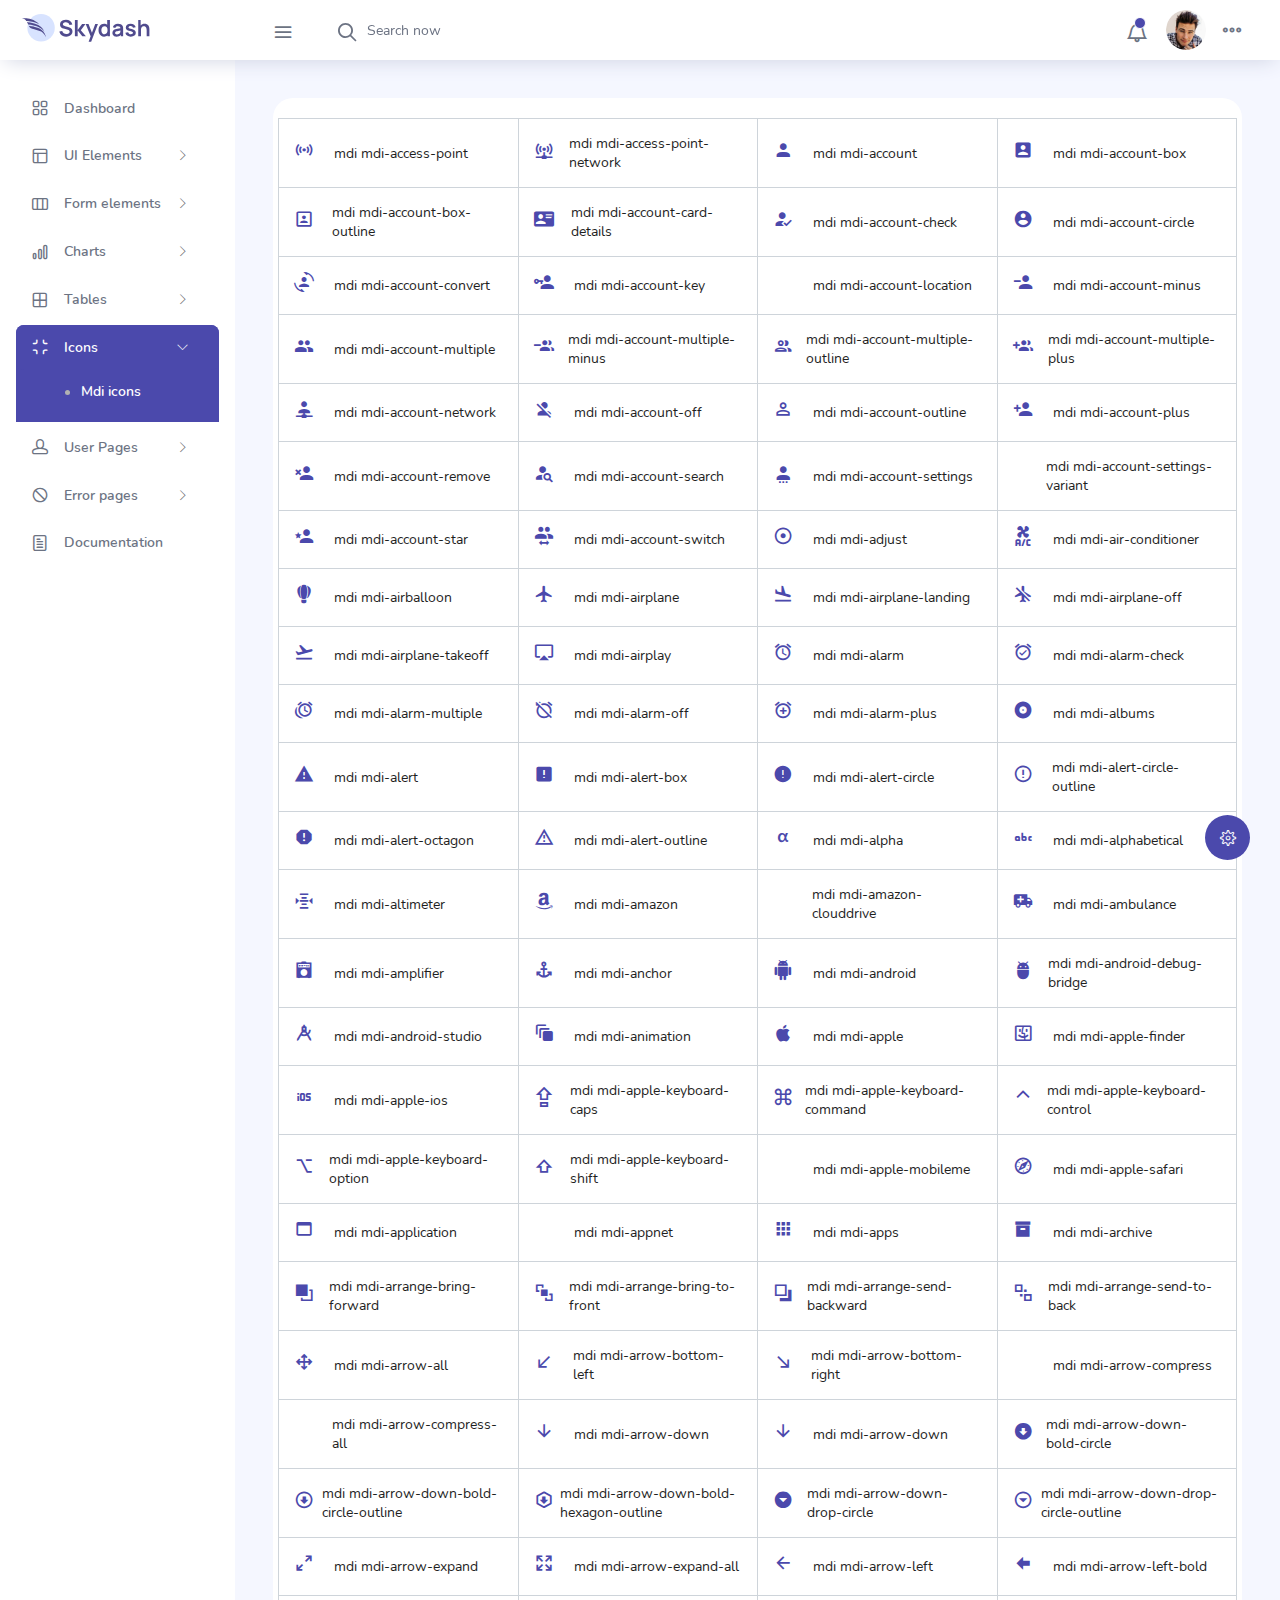
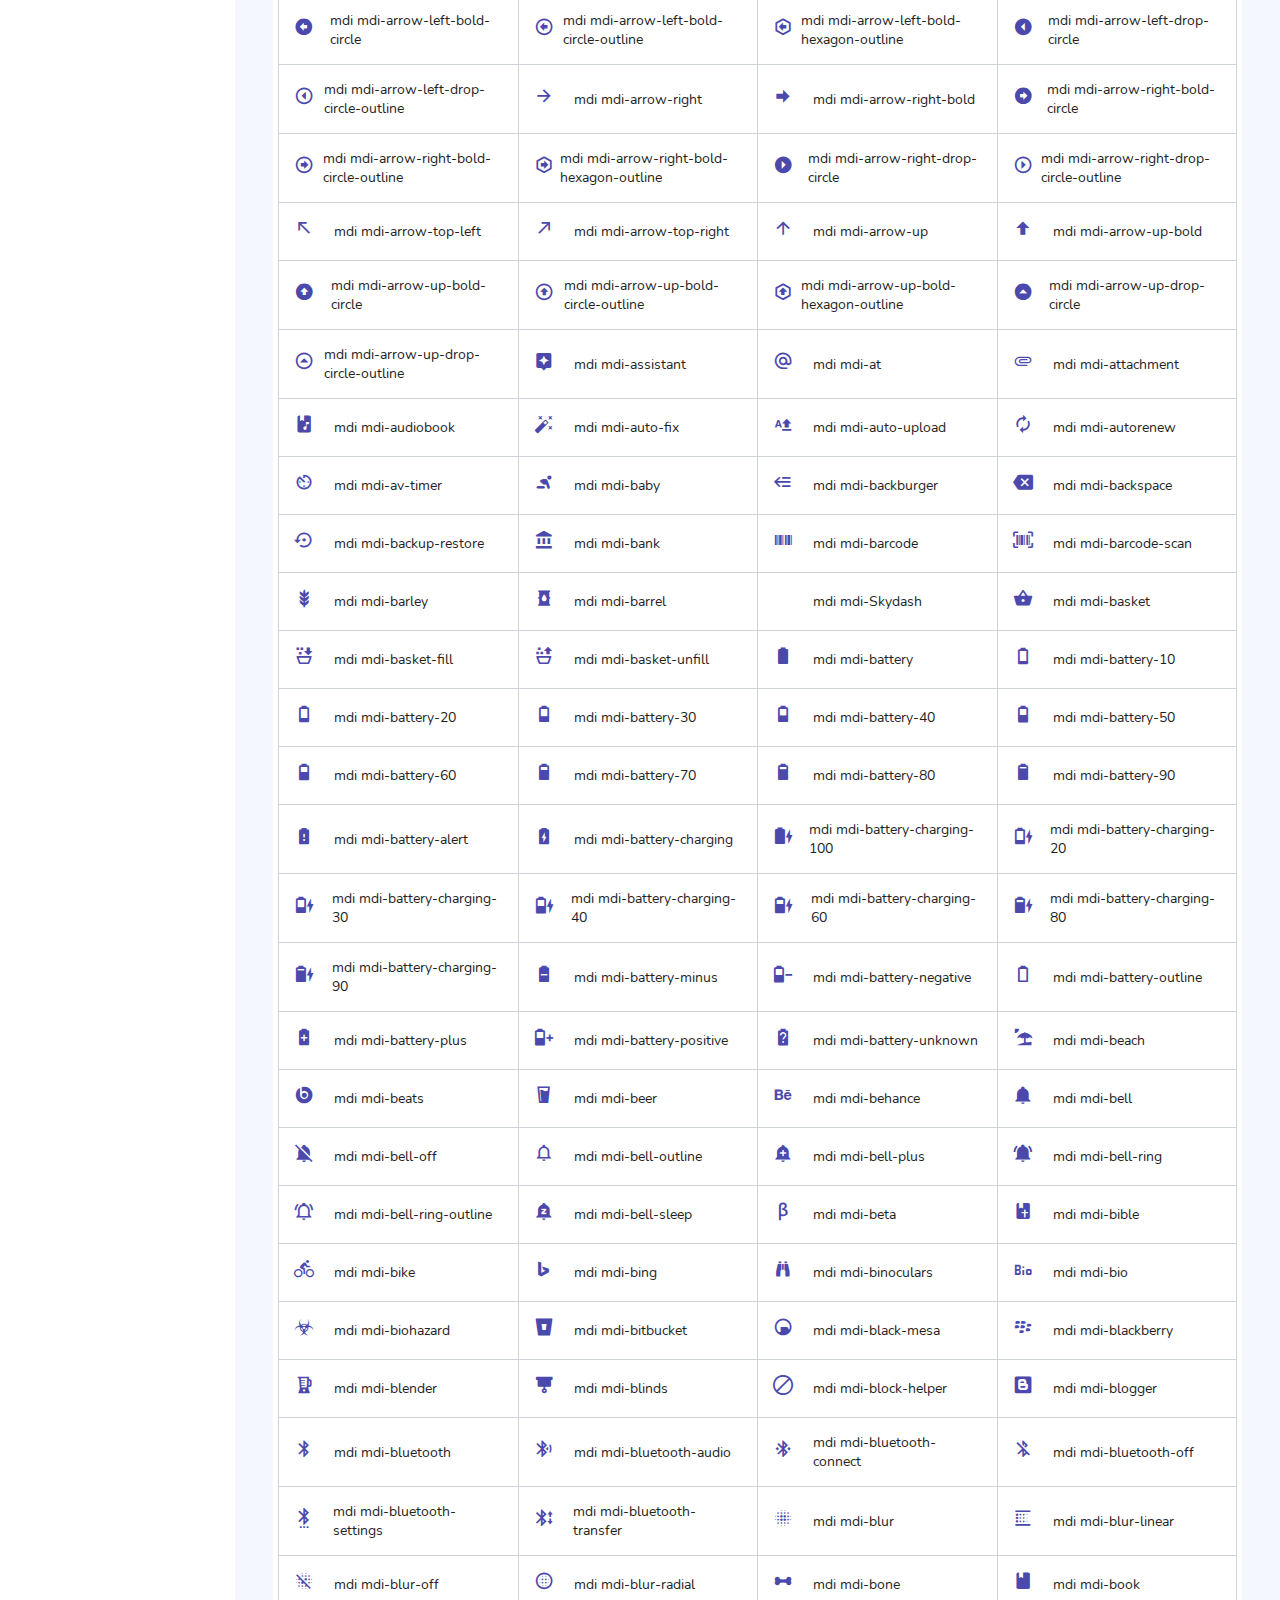
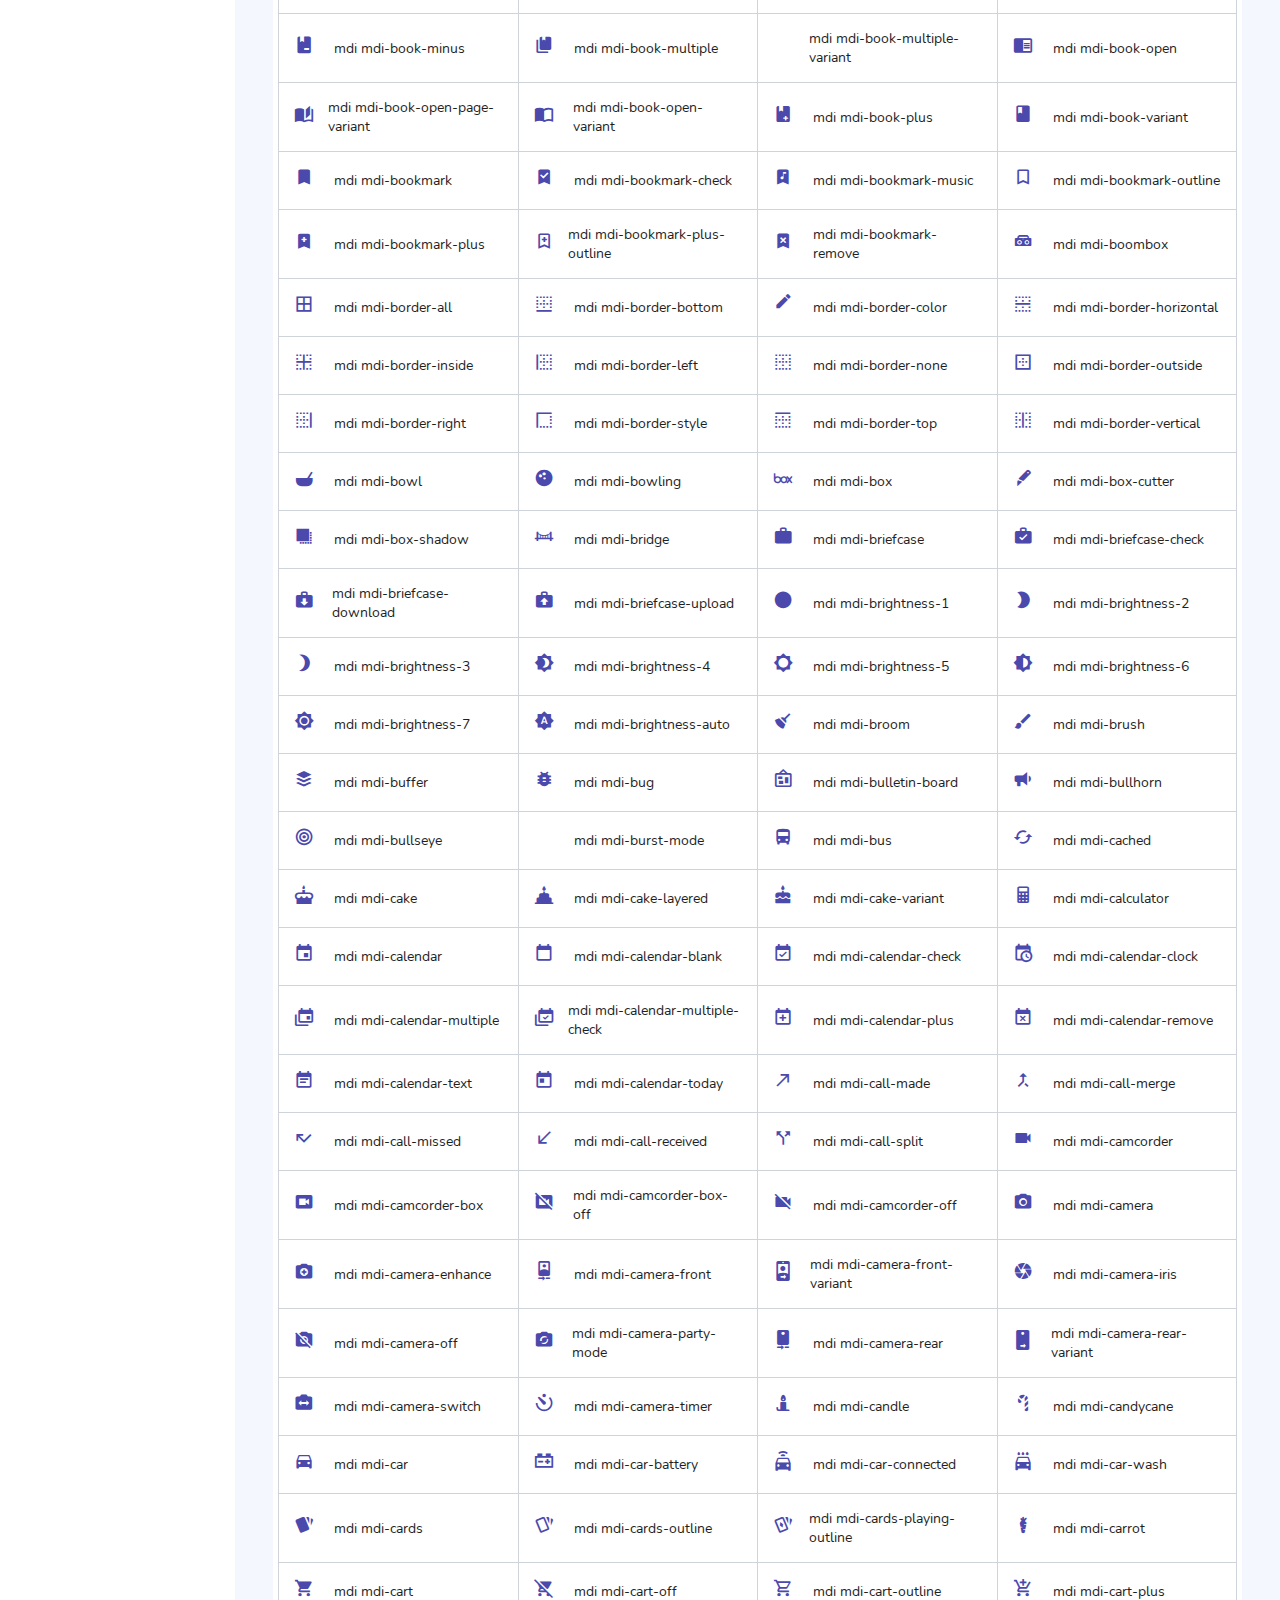
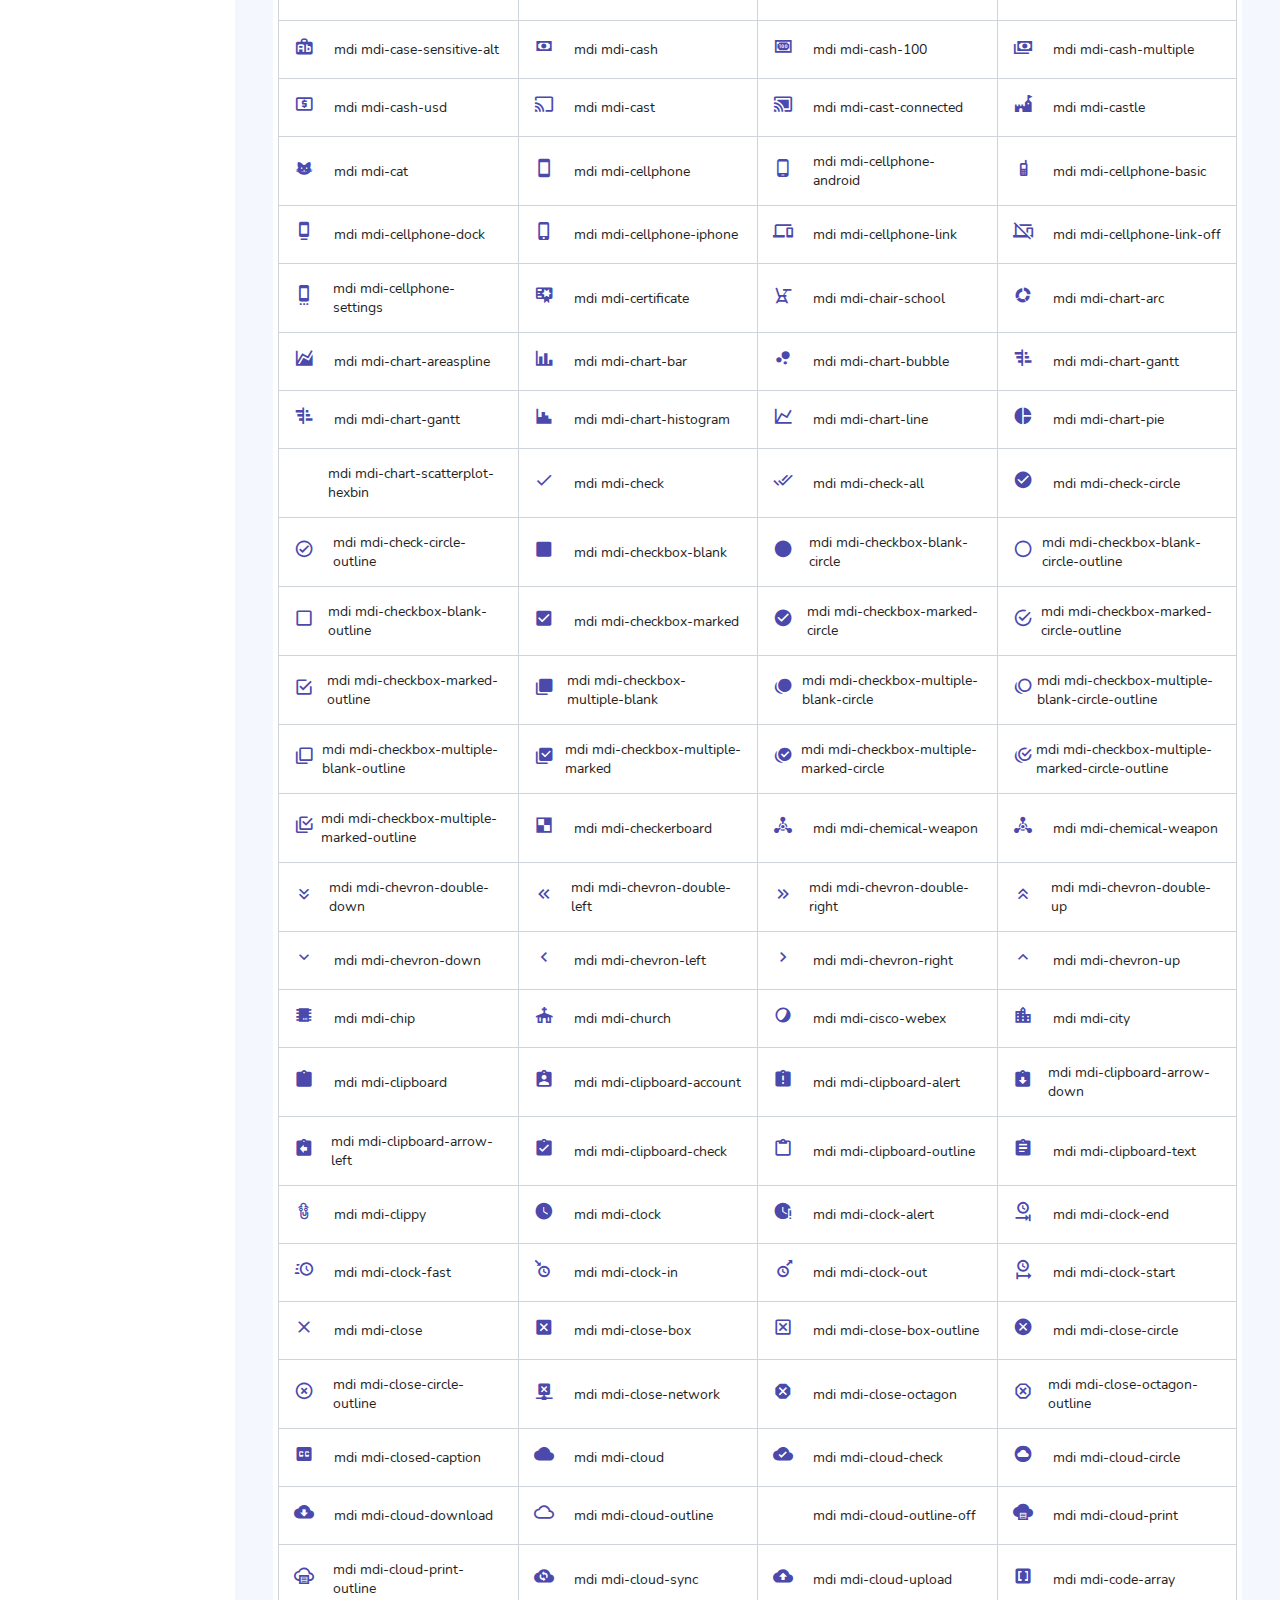
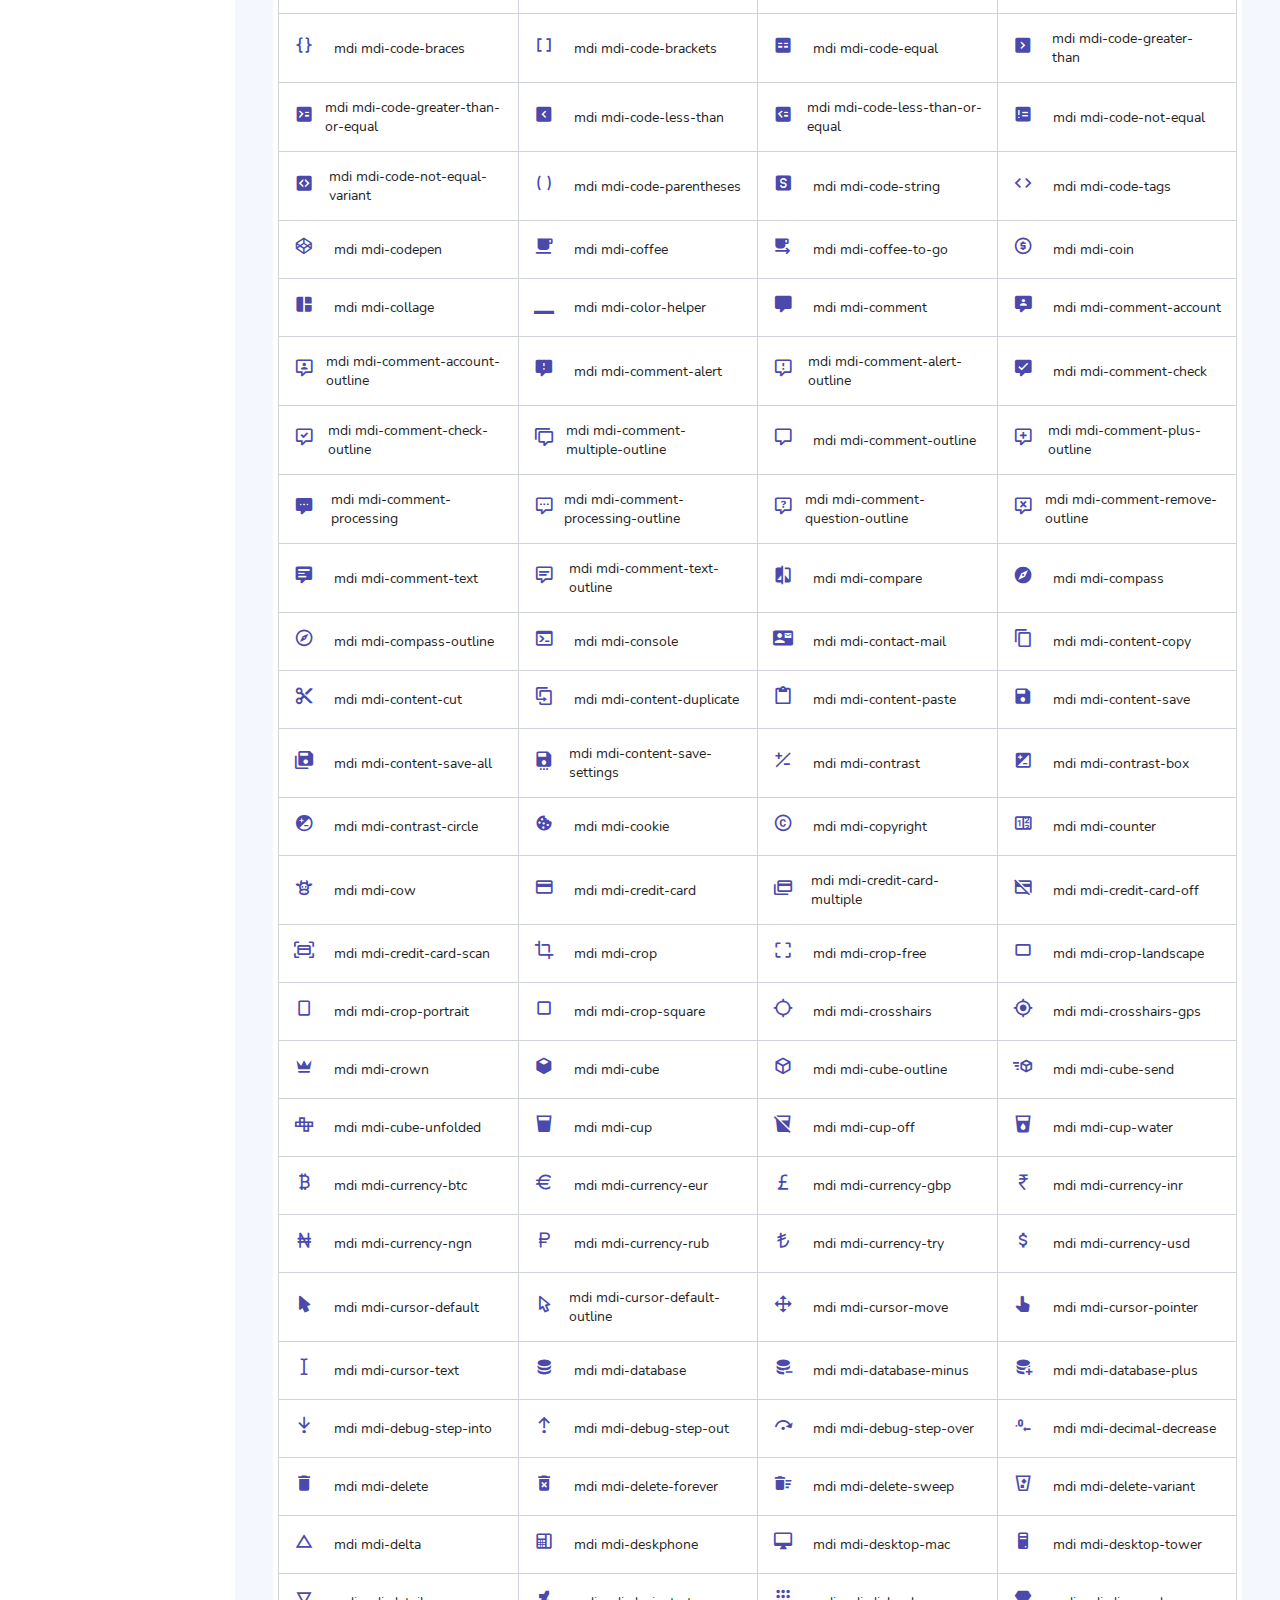
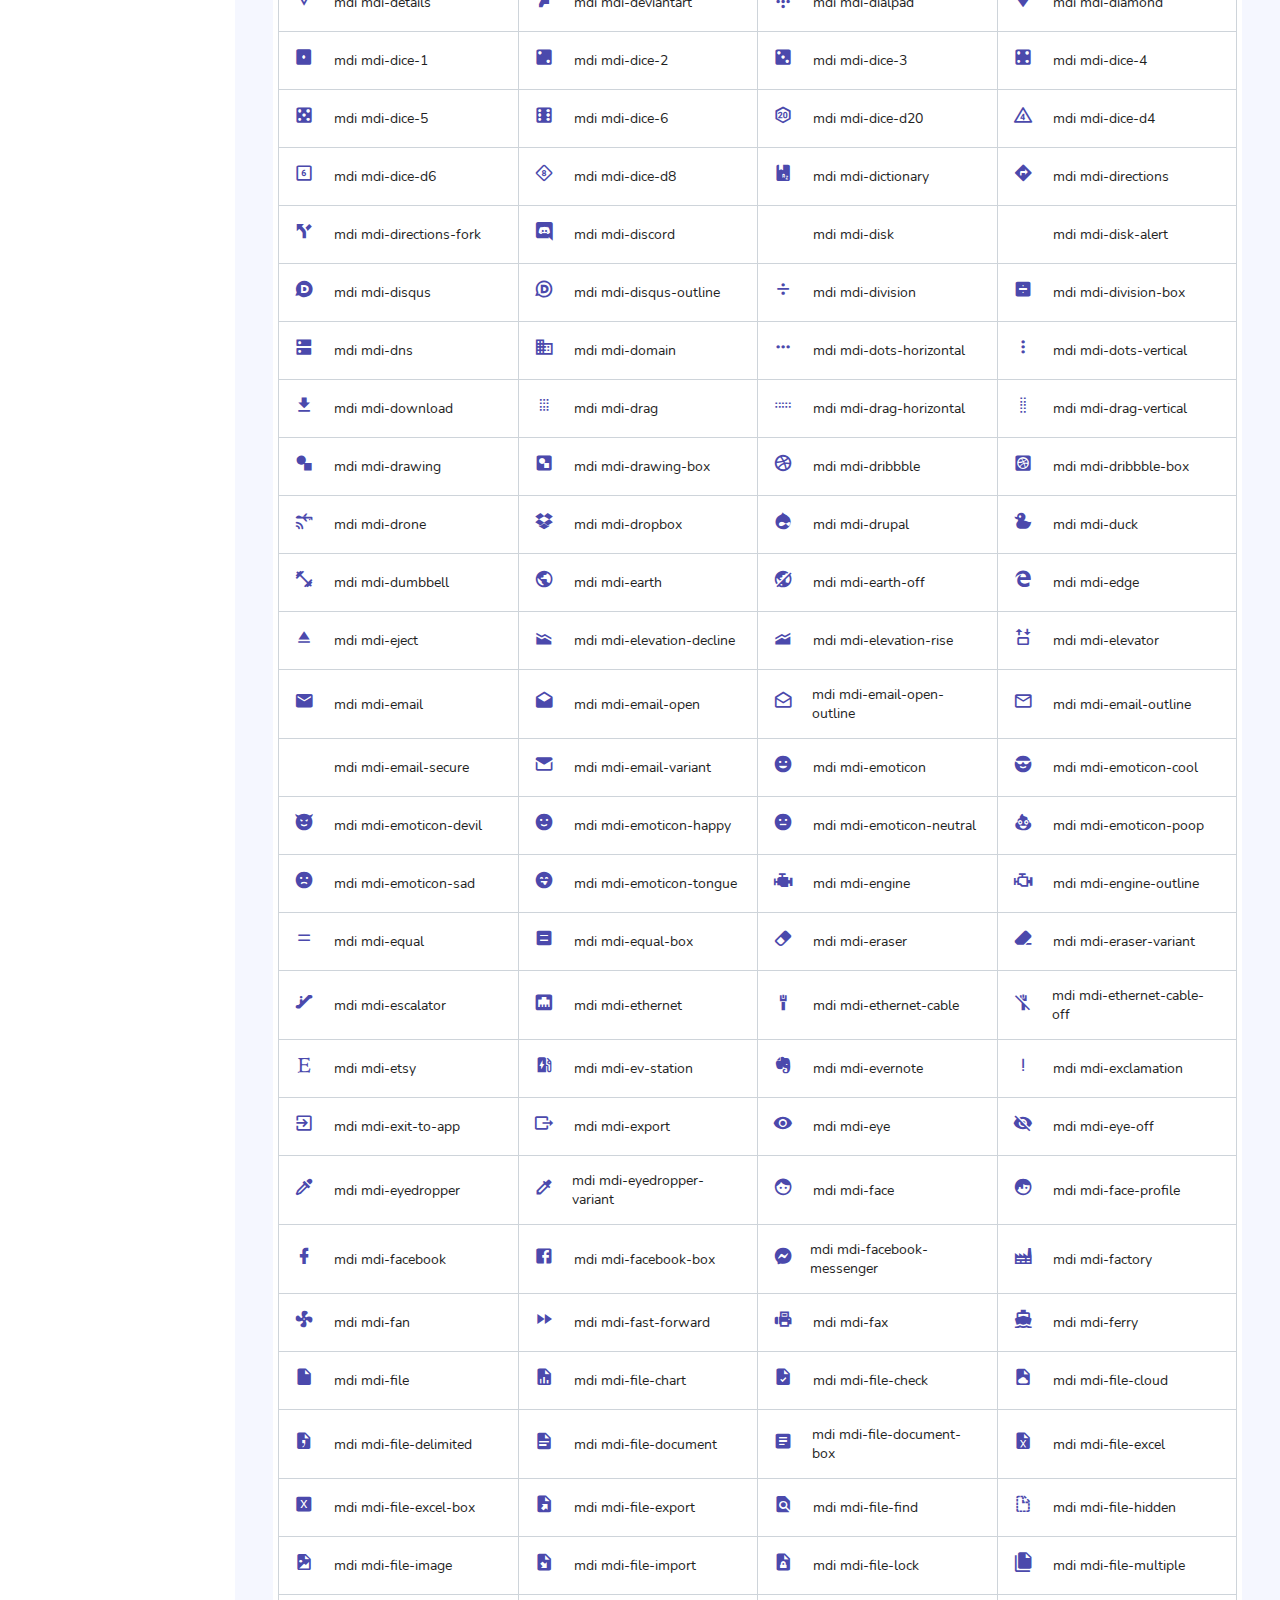
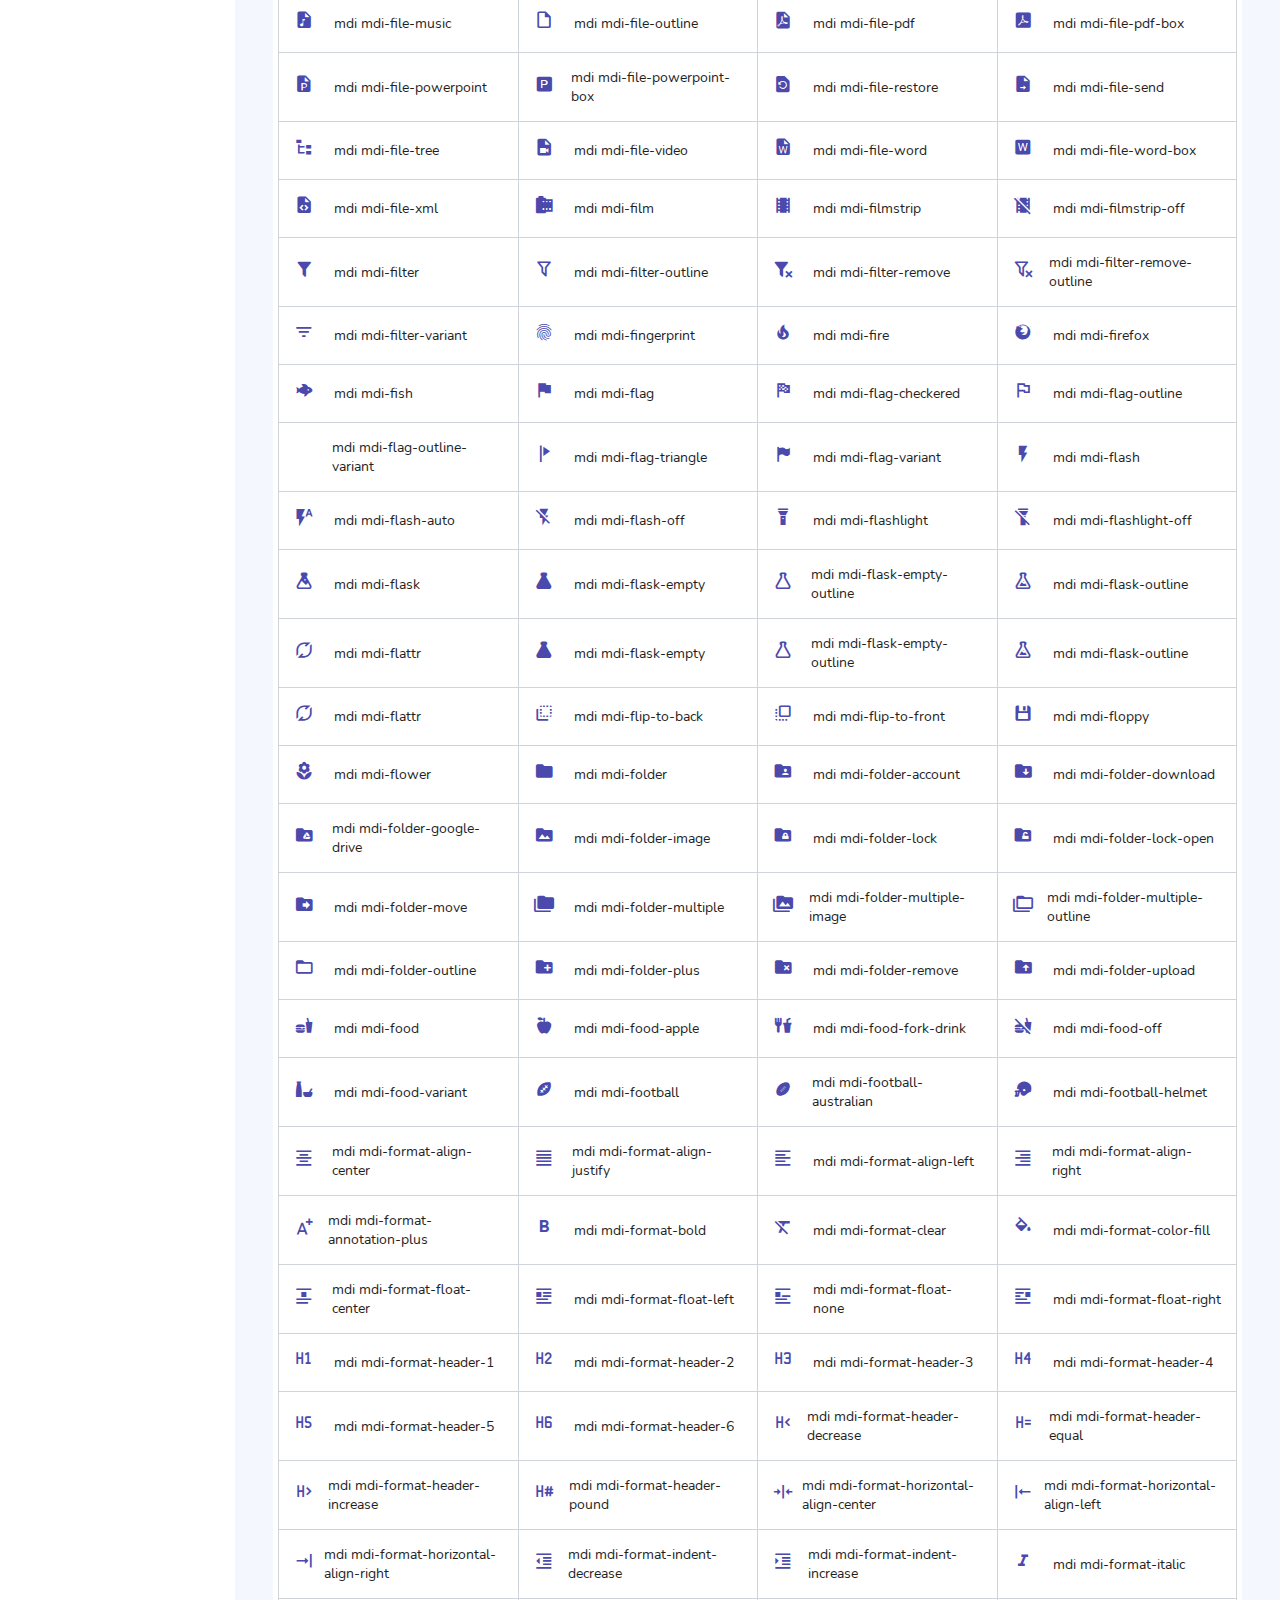
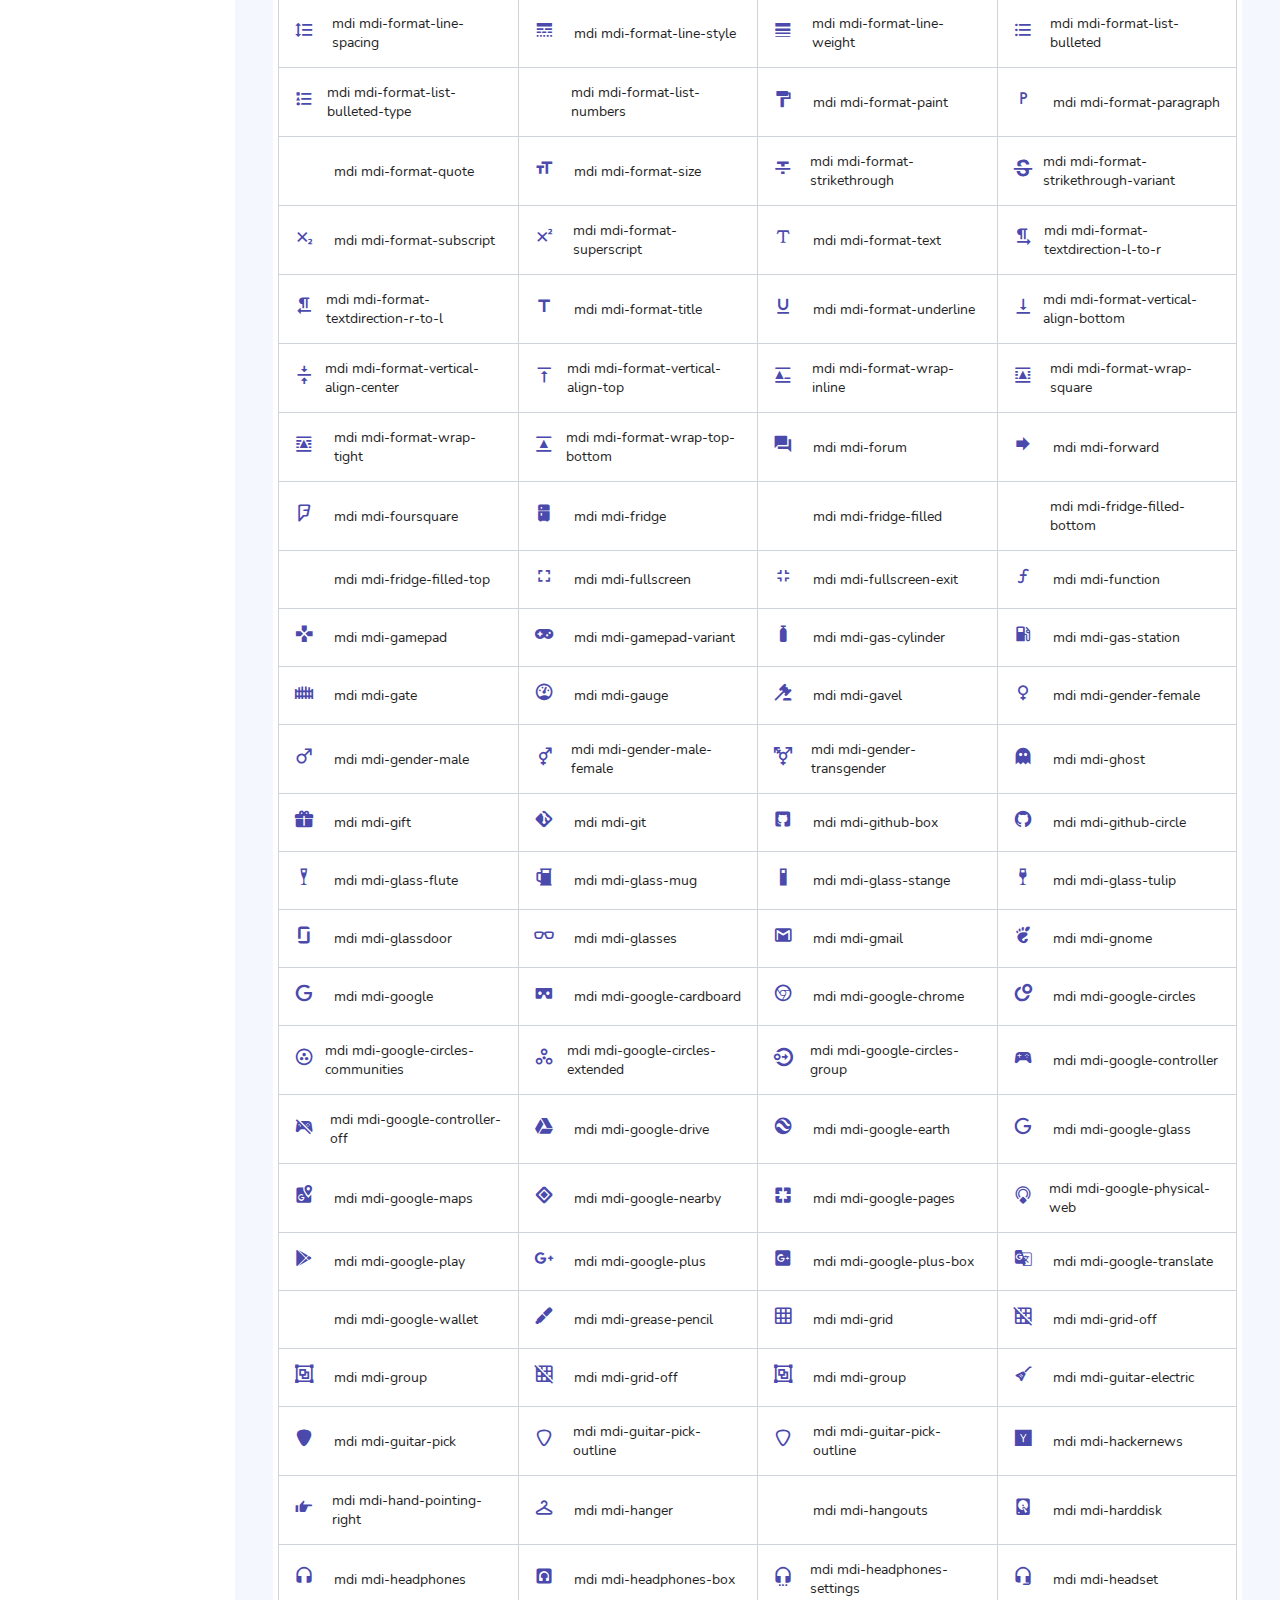
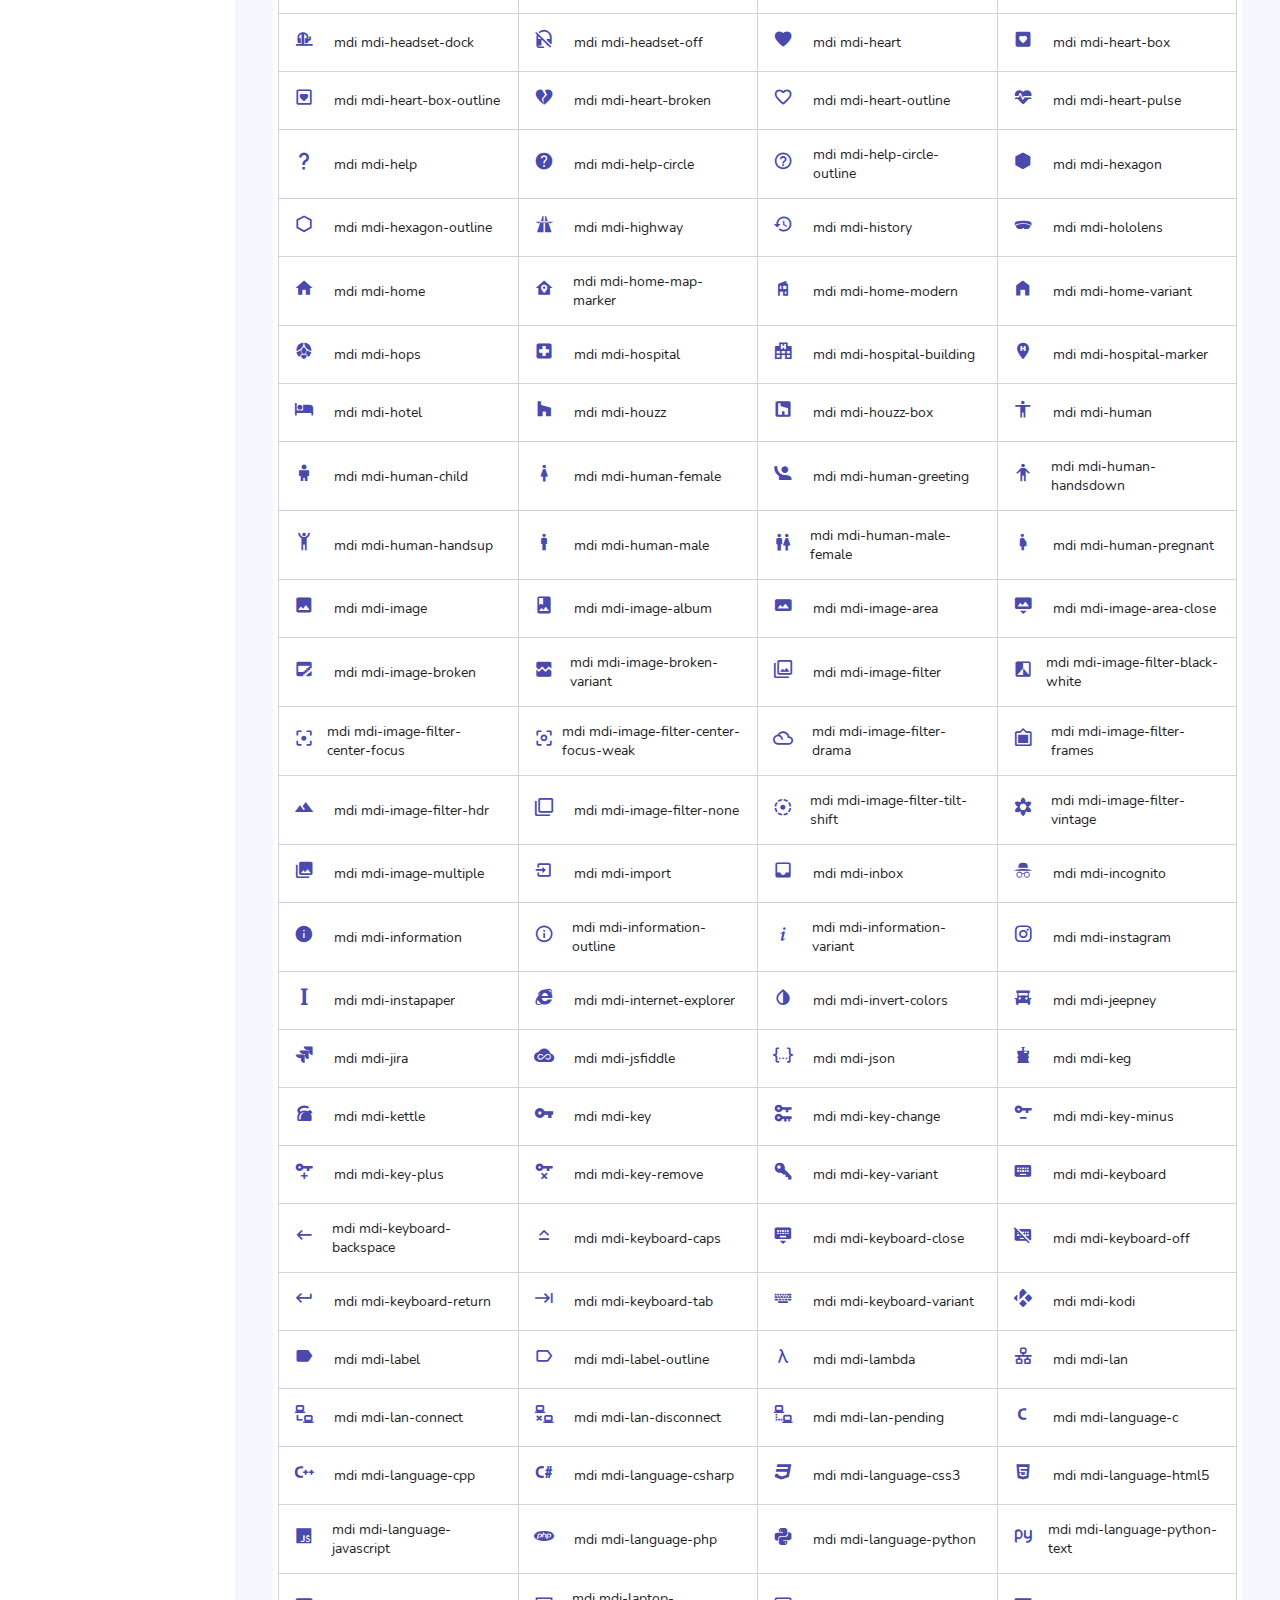
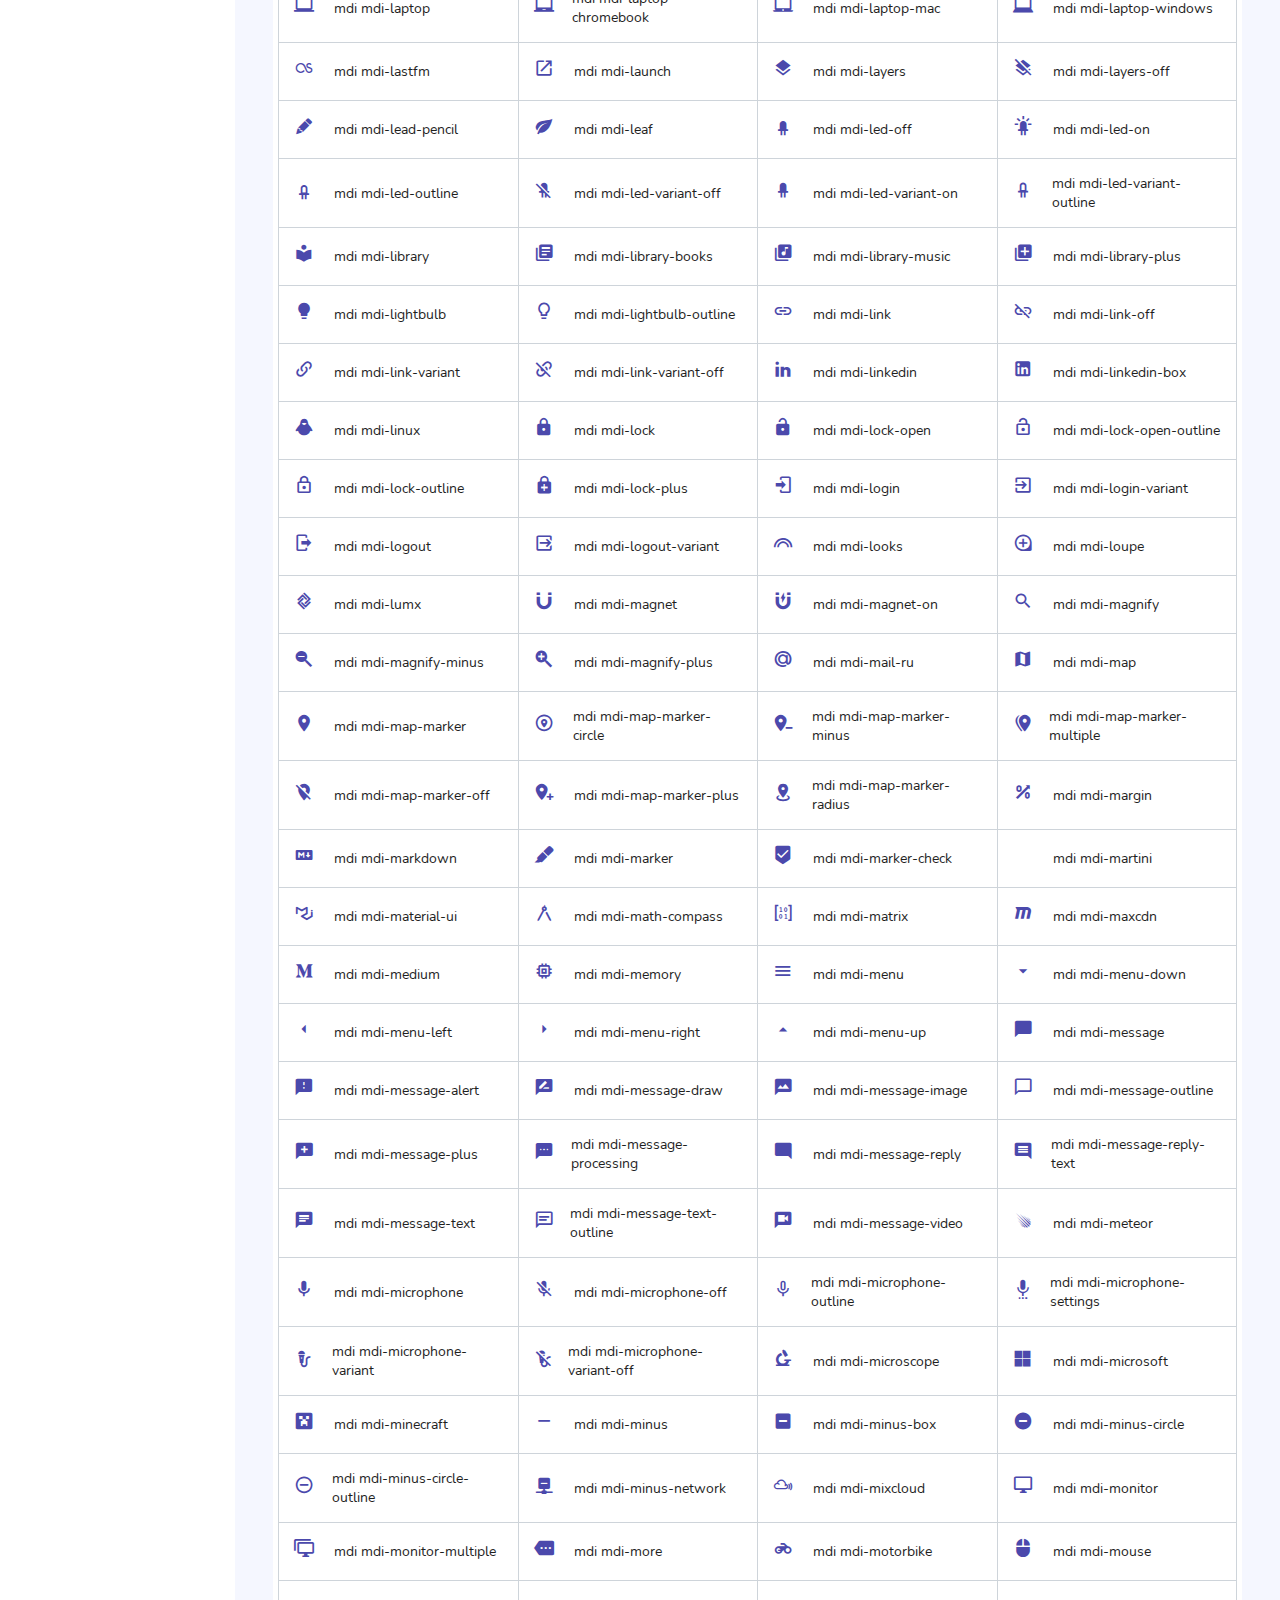
<file: skydash/pages/icons/mdi.html>
<!DOCTYPE html>
<html lang="en">

<head>
  <!-- Required meta tags -->
  <meta charset="utf-8">
  <meta name="viewport" content="width=device-width, initial-scale=1, shrink-to-fit=no">
  <title>Skydash Admin</title>
  <!-- plugins:css -->
  <link rel="stylesheet" href="../../vendors/feather/feather.css">
  <link rel="stylesheet" href="../../vendors/ti-icons/css/themify-icons.css">
  <link rel="stylesheet" href="../../vendors/css/vendor.bundle.base.css">
  <!-- endinject -->
  <!-- Plugin css for this page -->
  <link rel="stylesheet" href="../../vendors/mdi/css/materialdesignicons.min.css">
  <!-- inject:css -->
  <link rel="stylesheet" href="../../css/vertical-layout-light/style.css">
  <!-- endinject -->
  <link rel="shortcut icon" href="../../images/favicon.png" />
</head>

<body>
  <div class=" container-scroller">
    <!-- partial:../../partials/_navbar.html -->
    <nav class="navbar col-lg-12 col-12 p-0 fixed-top d-flex flex-row">
      <div class="text-center navbar-brand-wrapper d-flex align-items-center justify-content-center">
        <a class="navbar-brand brand-logo mr-5" href="../../index.html"><img src="../../images/logo.svg" class="mr-2" alt="logo"/></a>
        <a class="navbar-brand brand-logo-mini" href="../../index.html"><img src="../../images/logo-mini.svg" alt="logo"/></a>
      </div>
      <div class="navbar-menu-wrapper d-flex align-items-center justify-content-end">
        <button class="navbar-toggler navbar-toggler align-self-center" type="button" data-toggle="minimize">
          <span class="icon-menu"></span>
        </button>
        <ul class="navbar-nav mr-lg-2">
          <li class="nav-item nav-search d-none d-lg-block">
            <div class="input-group">
              <div class="input-group-prepend hover-cursor" id="navbar-search-icon">
                <span class="input-group-text" id="search">
                  <i class="icon-search"></i>
                </span>
              </div>
              <input type="text" class="form-control" id="navbar-search-input" placeholder="Search now" aria-label="search" aria-describedby="search">
            </div>
          </li>
        </ul>
        <ul class="navbar-nav navbar-nav-right">
          <li class="nav-item dropdown">
            <a class="nav-link count-indicator dropdown-toggle" id="notificationDropdown" href="#" data-toggle="dropdown">
              <i class="icon-bell mx-0"></i>
              <span class="count"></span>
            </a>
            <div class="dropdown-menu dropdown-menu-right navbar-dropdown preview-list" aria-labelledby="notificationDropdown">
              <p class="mb-0 font-weight-normal float-left dropdown-header">Notifications</p>
              <a class="dropdown-item preview-item">
                <div class="preview-thumbnail">
                  <div class="preview-icon bg-success">
                    <i class="ti-info-alt mx-0"></i>
                  </div>
                </div>
                <div class="preview-item-content">
                  <h6 class="preview-subject font-weight-normal">Application Error</h6>
                  <p class="font-weight-light small-text mb-0 text-muted">
                    Just now
                  </p>
                </div>
              </a>
              <a class="dropdown-item preview-item">
                <div class="preview-thumbnail">
                  <div class="preview-icon bg-warning">
                    <i class="ti-settings mx-0"></i>
                  </div>
                </div>
                <div class="preview-item-content">
                  <h6 class="preview-subject font-weight-normal">Settings</h6>
                  <p class="font-weight-light small-text mb-0 text-muted">
                    Private message
                  </p>
                </div>
              </a>
              <a class="dropdown-item preview-item">
                <div class="preview-thumbnail">
                  <div class="preview-icon bg-info">
                    <i class="ti-user mx-0"></i>
                  </div>
                </div>
                <div class="preview-item-content">
                  <h6 class="preview-subject font-weight-normal">New user registration</h6>
                  <p class="font-weight-light small-text mb-0 text-muted">
                    2 days ago
                  </p>
                </div>
              </a>
            </div>
          </li>
          <li class="nav-item nav-profile dropdown">
            <a class="nav-link dropdown-toggle" href="#" data-toggle="dropdown" id="profileDropdown">
              <img src="../../images/faces/face28.jpg" alt="profile"/>
            </a>
            <div class="dropdown-menu dropdown-menu-right navbar-dropdown" aria-labelledby="profileDropdown">
              <a class="dropdown-item">
                <i class="ti-settings text-primary"></i>
                Settings
              </a>
              <a class="dropdown-item">
                <i class="ti-power-off text-primary"></i>
                Logout
              </a>
            </div>
          </li>
          <li class="nav-item nav-settings d-none d-lg-flex">
            <a class="nav-link" href="#">
              <i class="icon-ellipsis"></i>
            </a>
          </li>
        </ul>
        <button class="navbar-toggler navbar-toggler-right d-lg-none align-self-center" type="button" data-toggle="offcanvas">
          <span class="icon-menu"></span>
        </button>
      </div>
    </nav>
    <!-- partial -->
    <div class="container-fluid page-body-wrapper">
      <!-- partial:../../partials/_settings-panel.html -->
      <div class="theme-setting-wrapper">
        <div id="settings-trigger"><i class="ti-settings"></i></div>
        <div id="theme-settings" class="settings-panel">
          <i class="settings-close ti-close"></i>
          <p class="settings-heading">SIDEBAR SKINS</p>
          <div class="sidebar-bg-options selected" id="sidebar-light-theme"><div class="img-ss rounded-circle bg-light border mr-3"></div>Light</div>
          <div class="sidebar-bg-options" id="sidebar-dark-theme"><div class="img-ss rounded-circle bg-dark border mr-3"></div>Dark</div>
          <p class="settings-heading mt-2">HEADER SKINS</p>
          <div class="color-tiles mx-0 px-4">
            <div class="tiles success"></div>
            <div class="tiles warning"></div>
            <div class="tiles danger"></div>
            <div class="tiles info"></div>
            <div class="tiles dark"></div>
            <div class="tiles default"></div>
          </div>
        </div>
      </div>
      <div id="right-sidebar" class="settings-panel">
        <i class="settings-close ti-close"></i>
        <ul class="nav nav-tabs border-top" id="setting-panel" role="tablist">
          <li class="nav-item">
            <a class="nav-link active" id="todo-tab" data-toggle="tab" href="#todo-section" role="tab" aria-controls="todo-section" aria-expanded="true">TO DO LIST</a>
          </li>
          <li class="nav-item">
            <a class="nav-link" id="chats-tab" data-toggle="tab" href="#chats-section" role="tab" aria-controls="chats-section">CHATS</a>
          </li>
        </ul>
        <div class="tab-content" id="setting-content">
          <div class="tab-pane fade show active scroll-wrapper" id="todo-section" role="tabpanel" aria-labelledby="todo-section">
            <div class="add-items d-flex px-3 mb-0">
              <form class="form w-100">
                <div class="form-group d-flex">
                  <input type="text" class="form-control todo-list-input" placeholder="Add To-do">
                  <button type="submit" class="add btn btn-primary todo-list-add-btn" id="add-task">Add</button>
                </div>
              </form>
            </div>
            <div class="list-wrapper px-3">
              <ul class="d-flex flex-column-reverse todo-list">
                <li>
                  <div class="form-check">
                    <label class="form-check-label">
                      <input class="checkbox" type="checkbox">
                      Team review meeting at 3.00 PM
                    </label>
                  </div>
                  <i class="remove ti-close"></i>
                </li>
                <li>
                  <div class="form-check">
                    <label class="form-check-label">
                      <input class="checkbox" type="checkbox">
                      Prepare for presentation
                    </label>
                  </div>
                  <i class="remove ti-close"></i>
                </li>
                <li>
                  <div class="form-check">
                    <label class="form-check-label">
                      <input class="checkbox" type="checkbox">
                      Resolve all the low priority tickets due today
                    </label>
                  </div>
                  <i class="remove ti-close"></i>
                </li>
                <li class="completed">
                  <div class="form-check">
                    <label class="form-check-label">
                      <input class="checkbox" type="checkbox" checked>
                      Schedule meeting for next week
                    </label>
                  </div>
                  <i class="remove ti-close"></i>
                </li>
                <li class="completed">
                  <div class="form-check">
                    <label class="form-check-label">
                      <input class="checkbox" type="checkbox" checked>
                      Project review
                    </label>
                  </div>
                  <i class="remove ti-close"></i>
                </li>
              </ul>
            </div>
            <h4 class="px-3 text-muted mt-5 font-weight-light mb-0">Events</h4>
            <div class="events pt-4 px-3">
              <div class="wrapper d-flex mb-2">
                <i class="ti-control-record text-primary mr-2"></i>
                <span>Feb 11 2018</span>
              </div>
              <p class="mb-0 font-weight-thin text-gray">Creating component page build a js</p>
              <p class="text-gray mb-0">The total number of sessions</p>
            </div>
            <div class="events pt-4 px-3">
              <div class="wrapper d-flex mb-2">
                <i class="ti-control-record text-primary mr-2"></i>
                <span>Feb 7 2018</span>
              </div>
              <p class="mb-0 font-weight-thin text-gray">Meeting with Alisa</p>
              <p class="text-gray mb-0 ">Call Sarah Graves</p>
            </div>
          </div>
          <!-- To do section tab ends -->
          <div class="tab-pane fade" id="chats-section" role="tabpanel" aria-labelledby="chats-section">
            <div class="d-flex align-items-center justify-content-between border-bottom">
              <p class="settings-heading border-top-0 mb-3 pl-3 pt-0 border-bottom-0 pb-0">Friends</p>
              <small class="settings-heading border-top-0 mb-3 pt-0 border-bottom-0 pb-0 pr-3 font-weight-normal">See All</small>
            </div>
            <ul class="chat-list">
              <li class="list active">
                <div class="profile"><img src="../../images/faces/face1.jpg" alt="image"><span class="online"></span></div>
                <div class="info">
                  <p>Thomas Douglas</p>
                  <p>Available</p>
                </div>
                <small class="text-muted my-auto">19 min</small>
              </li>
              <li class="list">
                <div class="profile"><img src="../../images/faces/face2.jpg" alt="image"><span class="offline"></span></div>
                <div class="info">
                  <div class="wrapper d-flex">
                    <p>Catherine</p>
                  </div>
                  <p>Away</p>
                </div>
                <div class="badge badge-success badge-pill my-auto mx-2">4</div>
                <small class="text-muted my-auto">23 min</small>
              </li>
              <li class="list">
                <div class="profile"><img src="../../images/faces/face3.jpg" alt="image"><span class="online"></span></div>
                <div class="info">
                  <p>Daniel Russell</p>
                  <p>Available</p>
                </div>
                <small class="text-muted my-auto">14 min</small>
              </li>
              <li class="list">
                <div class="profile"><img src="../../images/faces/face4.jpg" alt="image"><span class="offline"></span></div>
                <div class="info">
                  <p>James Richardson</p>
                  <p>Away</p>
                </div>
                <small class="text-muted my-auto">2 min</small>
              </li>
              <li class="list">
                <div class="profile"><img src="../../images/faces/face5.jpg" alt="image"><span class="online"></span></div>
                <div class="info">
                  <p>Madeline Kennedy</p>
                  <p>Available</p>
                </div>
                <small class="text-muted my-auto">5 min</small>
              </li>
              <li class="list">
                <div class="profile"><img src="../../images/faces/face6.jpg" alt="image"><span class="online"></span></div>
                <div class="info">
                  <p>Sarah Graves</p>
                  <p>Available</p>
                </div>
                <small class="text-muted my-auto">47 min</small>
              </li>
            </ul>
          </div>
          <!-- chat tab ends -->
        </div>
      </div>
      <!-- partial -->
      <!-- partial:../../partials/_sidebar.html -->
      <nav class="sidebar sidebar-offcanvas" id="sidebar">
        <ul class="nav">
          <li class="nav-item">
            <a class="nav-link" href="../../index.html">
              <i class="icon-grid menu-icon"></i>
              <span class="menu-title">Dashboard</span>
            </a>
          </li>
          <li class="nav-item">
            <a class="nav-link" data-toggle="collapse" href="#ui-basic" aria-expanded="false" aria-controls="ui-basic">
              <i class="icon-layout menu-icon"></i>
              <span class="menu-title">UI Elements</span>
              <i class="menu-arrow"></i>
            </a>
            <div class="collapse" id="ui-basic">
              <ul class="nav flex-column sub-menu">
                <li class="nav-item"> <a class="nav-link" href="../../pages/ui-features/buttons.html">Buttons</a></li>
                <li class="nav-item"> <a class="nav-link" href="../../pages/ui-features/dropdowns.html">Dropdowns</a></li>
                <li class="nav-item"> <a class="nav-link" href="../../pages/ui-features/typography.html">Typography</a></li>
              </ul>
            </div>
          </li>
          <li class="nav-item">
            <a class="nav-link" data-toggle="collapse" href="#form-elements" aria-expanded="false" aria-controls="form-elements">
              <i class="icon-columns menu-icon"></i>
              <span class="menu-title">Form elements</span>
              <i class="menu-arrow"></i>
            </a>
            <div class="collapse" id="form-elements">
              <ul class="nav flex-column sub-menu">
                <li class="nav-item"><a class="nav-link" href="../../pages/forms/basic_elements.html">Basic Elements</a></li>
              </ul>
            </div>
          </li>
          <li class="nav-item">
            <a class="nav-link" data-toggle="collapse" href="#charts" aria-expanded="false" aria-controls="charts">
              <i class="icon-bar-graph menu-icon"></i>
              <span class="menu-title">Charts</span>
              <i class="menu-arrow"></i>
            </a>
            <div class="collapse" id="charts">
              <ul class="nav flex-column sub-menu">
                <li class="nav-item"> <a class="nav-link" href="../../pages/charts/chartjs.html">ChartJs</a></li>
              </ul>
            </div>
          </li>
          <li class="nav-item">
            <a class="nav-link" data-toggle="collapse" href="#tables" aria-expanded="false" aria-controls="tables">
              <i class="icon-grid-2 menu-icon"></i>
              <span class="menu-title">Tables</span>
              <i class="menu-arrow"></i>
            </a>
            <div class="collapse" id="tables">
              <ul class="nav flex-column sub-menu">
                <li class="nav-item"> <a class="nav-link" href="../../pages/tables/basic-table.html">Basic table</a></li>
              </ul>
            </div>
          </li>
          <li class="nav-item">
            <a class="nav-link" data-toggle="collapse" href="#icons" aria-expanded="false" aria-controls="icons">
              <i class="icon-contract menu-icon"></i>
              <span class="menu-title">Icons</span>
              <i class="menu-arrow"></i>
            </a>
            <div class="collapse" id="icons">
              <ul class="nav flex-column sub-menu">
                <li class="nav-item"> <a class="nav-link" href="../../pages/icons/mdi.html">Mdi icons</a></li>
              </ul>
            </div>
          </li>
          <li class="nav-item">
            <a class="nav-link" data-toggle="collapse" href="#auth" aria-expanded="false" aria-controls="auth">
              <i class="icon-head menu-icon"></i>
              <span class="menu-title">User Pages</span>
              <i class="menu-arrow"></i>
            </a>
            <div class="collapse" id="auth">
              <ul class="nav flex-column sub-menu">
                <li class="nav-item"> <a class="nav-link" href="../../pages/samples/login.html"> Login </a></li>
                <li class="nav-item"> <a class="nav-link" href="../../pages/samples/register.html"> Register </a></li>
              </ul>
            </div>
          </li>
          <li class="nav-item">
            <a class="nav-link" data-toggle="collapse" href="#error" aria-expanded="false" aria-controls="error">
              <i class="icon-ban menu-icon"></i>
              <span class="menu-title">Error pages</span>
              <i class="menu-arrow"></i>
            </a>
            <div class="collapse" id="error">
              <ul class="nav flex-column sub-menu">
                <li class="nav-item"> <a class="nav-link" href="../../pages/samples/error-404.html"> 404 </a></li>
                <li class="nav-item"> <a class="nav-link" href="../../pages/samples/error-500.html"> 500 </a></li>
              </ul>
            </div>
          </li>
          <li class="nav-item">
            <a class="nav-link" href="../../pages/documentation/documentation.html">
              <i class="icon-paper menu-icon"></i>
              <span class="menu-title">Documentation</span>
            </a>
          </li>
        </ul>
      </nav>
      <!-- partial -->
      <div class="main-panel">        
        <div class="content-wrapper">
          <div class="row">
            <div class="col-lg-12 grid-margin">
              <div class="card">
                <div class="card-body">
                  <div class="row icons-list">
                    <div class="col-sm-6 col-md-4 col-lg-3">
                        <i class="mdi mdi-access-point"></i> mdi mdi-access-point
                    </div>
                    <div class="col-sm-6 col-md-4 col-lg-3">
                        <i class="mdi mdi-access-point-network"></i> mdi mdi-access-point-network
                    </div>
                    <div class="col-sm-6 col-md-4 col-lg-3">
                        <i class="mdi mdi-account"></i> mdi mdi-account
                    </div>
                    <div class="col-sm-6 col-md-4 col-lg-3">
                        <i class="mdi mdi-account-box"></i> mdi mdi-account-box
                    </div>
                    <div class="col-sm-6 col-md-4 col-lg-3">
                        <i class="mdi mdi-account-box-outline"></i> mdi mdi-account-box-outline
                    </div>
                    <div class="col-sm-6 col-md-4 col-lg-3">
                        <i class="mdi mdi-account-card-details"></i> mdi mdi-account-card-details
                    </div>
                    <div class="col-sm-6 col-md-4 col-lg-3">
                        <i class="mdi mdi-account-check"></i> mdi mdi-account-check
                    </div>
                    <div class="col-sm-6 col-md-4 col-lg-3">
                        <i class="mdi mdi-account-circle"></i> mdi mdi-account-circle
                    </div>
                    <div class="col-sm-6 col-md-4 col-lg-3">
                        <i class="mdi mdi-account-convert"></i> mdi mdi-account-convert
                    </div>
                    <div class="col-sm-6 col-md-4 col-lg-3">
                        <i class="mdi mdi-account-key"></i> mdi mdi-account-key
                    </div>
                    <div class="col-sm-6 col-md-4 col-lg-3">
                        <i class="mdi mdi-account-location"></i> mdi mdi-account-location
                    </div>
                    <div class="col-sm-6 col-md-4 col-lg-3">
                        <i class="mdi mdi-account-minus"></i> mdi mdi-account-minus
                    </div>
                    <div class="col-sm-6 col-md-4 col-lg-3">
                        <i class="mdi mdi-account-multiple"></i> mdi mdi-account-multiple
                    </div>
                    <div class="col-sm-6 col-md-4 col-lg-3">
                        <i class="mdi mdi-account-multiple-minus"></i> mdi mdi-account-multiple-minus
                    </div>
                    <div class="col-sm-6 col-md-4 col-lg-3">
                        <i class="mdi mdi-account-multiple-outline"></i> mdi mdi-account-multiple-outline
                    </div>
                    <div class="col-sm-6 col-md-4 col-lg-3">
                        <i class="mdi mdi-account-multiple-plus"></i> mdi mdi-account-multiple-plus
                    </div>
                    <div class="col-sm-6 col-md-4 col-lg-3">
                        <i class="mdi mdi-account-network"></i> mdi mdi-account-network
                    </div>
                    <div class="col-sm-6 col-md-4 col-lg-3">
                        <i class="mdi mdi-account-off"></i> mdi mdi-account-off
                    </div>
                    <div class="col-sm-6 col-md-4 col-lg-3">
                        <i class="mdi mdi-account-outline"></i> mdi mdi-account-outline
                    </div>
                    <div class="col-sm-6 col-md-4 col-lg-3">
                        <i class="mdi mdi-account-plus"></i> mdi mdi-account-plus
                    </div>
                    <div class="col-sm-6 col-md-4 col-lg-3">
                        <i class="mdi mdi-account-remove"></i> mdi mdi-account-remove
                    </div>
                    <div class="col-sm-6 col-md-4 col-lg-3">
                        <i class="mdi mdi-account-search"></i> mdi mdi-account-search
                    </div>
                    <div class="col-sm-6 col-md-4 col-lg-3">
                        <i class="mdi mdi-account-settings"></i> mdi mdi-account-settings
                    </div>
                    <div class="col-sm-6 col-md-4 col-lg-3">
                        <i class="mdi mdi-account-settings-variant"></i> mdi mdi-account-settings-variant
                    </div>
                    <div class="col-sm-6 col-md-4 col-lg-3">
                        <i class="mdi mdi-account-star"></i> mdi mdi-account-star
                    </div>
                    <div class="col-sm-6 col-md-4 col-lg-3">
                        <i class="mdi mdi-account-switch"></i> mdi mdi-account-switch
                    </div>
                    <div class="col-sm-6 col-md-4 col-lg-3">
                        <i class="mdi mdi-adjust"></i> mdi mdi-adjust
                    </div>
                    <div class="col-sm-6 col-md-4 col-lg-3">
                        <i class="mdi mdi-air-conditioner"></i> mdi mdi-air-conditioner
                    </div>
                    <div class="col-sm-6 col-md-4 col-lg-3">
                        <i class="mdi mdi-airballoon"></i> mdi mdi-airballoon
                    </div>
                    <div class="col-sm-6 col-md-4 col-lg-3">
                        <i class="mdi mdi-airplane"></i> mdi mdi-airplane
                    </div>
                    <div class="col-sm-6 col-md-4 col-lg-3">
                        <i class="mdi mdi-airplane-landing"></i> mdi mdi-airplane-landing
                    </div>
                    <div class="col-sm-6 col-md-4 col-lg-3">
                        <i class="mdi mdi-airplane-off"></i> mdi mdi-airplane-off
                    </div>
                    <div class="col-sm-6 col-md-4 col-lg-3">
                        <i class="mdi mdi-airplane-takeoff"></i> mdi mdi-airplane-takeoff
                    </div>
                    <div class="col-sm-6 col-md-4 col-lg-3">
                        <i class="mdi mdi-airplay"></i> mdi mdi-airplay
                    </div>
                    <div class="col-sm-6 col-md-4 col-lg-3">
                        <i class="mdi mdi-alarm"></i> mdi mdi-alarm
                    </div>
                    <div class="col-sm-6 col-md-4 col-lg-3">
                        <i class="mdi mdi-alarm-check"></i> mdi mdi-alarm-check
                    </div>
                    <div class="col-sm-6 col-md-4 col-lg-3">
                        <i class="mdi mdi-alarm-multiple"></i> mdi mdi-alarm-multiple
                    </div>
                    <div class="col-sm-6 col-md-4 col-lg-3">
                        <i class="mdi mdi-alarm-off"></i> mdi mdi-alarm-off
                    </div>
                    <div class="col-sm-6 col-md-4 col-lg-3">
                        <i class="mdi mdi-alarm-plus"></i> mdi mdi-alarm-plus
                    </div>
                    <div class="col-sm-6 col-md-4 col-lg-3">
                        <i class="mdi mdi-album"></i> mdi mdi-albums
                    </div>
                    <div class="col-sm-6 col-md-4 col-lg-3">
                        <i class="mdi mdi-alert"></i> mdi mdi-alert
                    </div>
                    <div class="col-sm-6 col-md-4 col-lg-3">
                        <i class="mdi mdi-alert-box"></i> mdi mdi-alert-box
                    </div>
                    <div class="col-sm-6 col-md-4 col-lg-3">
                        <i class="mdi mdi-alert-circle"></i> mdi mdi-alert-circle
                    </div>
                    <div class="col-sm-6 col-md-4 col-lg-3">
                        <i class="mdi mdi-alert-circle-outline"></i> mdi mdi-alert-circle-outline
                    </div>
                    <div class="col-sm-6 col-md-4 col-lg-3">
                        <i class="mdi mdi-alert-octagon"></i> mdi mdi-alert-octagon
                    </div>
                    <div class="col-sm-6 col-md-4 col-lg-3">
                        <i class="mdi mdi-alert-outline"></i> mdi mdi-alert-outline
                    </div>
                    <div class="col-sm-6 col-md-4 col-lg-3">
                        <i class="mdi mdi-alpha"></i> mdi mdi-alpha
                    </div>
                    <div class="col-sm-6 col-md-4 col-lg-3">
                        <i class="mdi mdi-alphabetical"></i> mdi mdi-alphabetical
                    </div>
                    <div class="col-sm-6 col-md-4 col-lg-3">
                        <i class="mdi mdi-altimeter"></i> mdi mdi-altimeter
                    </div>
                    <div class="col-sm-6 col-md-4 col-lg-3">
                        <i class="mdi mdi-amazon"></i> mdi mdi-amazon
                    </div>
                    <div class="col-sm-6 col-md-4 col-lg-3">
                        <i class="mdi mdi-amazon-clouddrive"></i> mdi mdi-amazon-clouddrive
                    </div>
                    <div class="col-sm-6 col-md-4 col-lg-3">
                        <i class="mdi mdi-ambulance"></i> mdi mdi-ambulance
                    </div>
                    <div class="col-sm-6 col-md-4 col-lg-3">
                        <i class="mdi mdi-amplifier"></i> mdi mdi-amplifier
                    </div>
                    <div class="col-sm-6 col-md-4 col-lg-3">
                        <i class="mdi mdi-anchor"></i> mdi mdi-anchor
                    </div>
                    <div class="col-sm-6 col-md-4 col-lg-3">
                        <i class="mdi mdi-android"></i> mdi mdi-android
                    </div>
                    <div class="col-sm-6 col-md-4 col-lg-3">
                        <i class="mdi mdi-android-debug-bridge"></i> mdi mdi-android-debug-bridge
                    </div>
                    <div class="col-sm-6 col-md-4 col-lg-3">
                        <i class="mdi mdi-android-studio"></i> mdi mdi-android-studio
                    </div>
                    <div class="col-sm-6 col-md-4 col-lg-3">
                        <i class="mdi mdi-animation"></i> mdi mdi-animation
                    </div>
                    <div class="col-sm-6 col-md-4 col-lg-3">
                        <i class="mdi mdi-apple"></i> mdi mdi-apple
                    </div>
                    <div class="col-sm-6 col-md-4 col-lg-3">
                        <i class="mdi mdi-apple-finder"></i> mdi mdi-apple-finder
                    </div>
                    <div class="col-sm-6 col-md-4 col-lg-3">
                        <i class="mdi mdi-apple-ios"></i> mdi mdi-apple-ios
                    </div>
                    <div class="col-sm-6 col-md-4 col-lg-3">
                        <i class="mdi mdi-apple-keyboard-caps"></i> mdi mdi-apple-keyboard-caps
                    </div>
                    <div class="col-sm-6 col-md-4 col-lg-3">
                        <i class="mdi mdi-apple-keyboard-command"></i> mdi mdi-apple-keyboard-command
                    </div>
                    <div class="col-sm-6 col-md-4 col-lg-3">
                        <i class="mdi mdi-apple-keyboard-control"></i> mdi mdi-apple-keyboard-control
                    </div>
                    <div class="col-sm-6 col-md-4 col-lg-3">
                        <i class="mdi mdi-apple-keyboard-option"></i> mdi mdi-apple-keyboard-option
                    </div>
                    <div class="col-sm-6 col-md-4 col-lg-3">
                        <i class="mdi mdi-apple-keyboard-shift"></i> mdi mdi-apple-keyboard-shift
                    </div>
                    <div class="col-sm-6 col-md-4 col-lg-3">
                        <i class="mdi mdi-apple-mobileme "></i> mdi mdi-apple-mobileme
                    </div>
                    <div class="col-sm-6 col-md-4 col-lg-3">
                        <i class="mdi mdi-apple-safari"></i> mdi mdi-apple-safari
                    </div>
                    <div class="col-sm-6 col-md-4 col-lg-3">
                        <i class="mdi mdi-application"></i> mdi mdi-application
                    </div>
                    <div class="col-sm-6 col-md-4 col-lg-3">
                        <i class="mdi mdi-appnet"></i> mdi mdi-appnet
                    </div>
                    <div class="col-sm-6 col-md-4 col-lg-3">
                        <i class="mdi mdi-apps"></i> mdi mdi-apps
                    </div>
                    <div class="col-sm-6 col-md-4 col-lg-3">
                        <i class="mdi mdi-archive"></i> mdi mdi-archive
                    </div>
                    <div class="col-sm-6 col-md-4 col-lg-3">
                        <i class="mdi mdi-arrange-bring-forward"></i> mdi mdi-arrange-bring-forward
                    </div>
                    <div class="col-sm-6 col-md-4 col-lg-3">
                        <i class="mdi mdi-arrange-bring-to-front"></i> mdi mdi-arrange-bring-to-front
                    </div>
                    <div class="col-sm-6 col-md-4 col-lg-3">
                        <i class="mdi mdi-arrange-send-backward"></i> mdi mdi-arrange-send-backward
                    </div>
                    <div class="col-sm-6 col-md-4 col-lg-3">
                        <i class="mdi mdi-arrange-send-to-back"></i> mdi mdi-arrange-send-to-back
                    </div>
                    <div class="col-sm-6 col-md-4 col-lg-3">
                        <i class="mdi mdi-arrow-all"></i> mdi mdi-arrow-all
                    </div>
                    <div class="col-sm-6 col-md-4 col-lg-3">
                        <i class="mdi mdi-arrow-bottom-left"></i> mdi mdi-arrow-bottom-left
                    </div>
                    <div class="col-sm-6 col-md-4 col-lg-3">
                        <i class="mdi mdi-arrow-bottom-right"></i> mdi mdi-arrow-bottom-right
                    </div>
                    <div class="col-sm-6 col-md-4 col-lg-3">
                        <i class="mdi mdi-arrow-compress"></i> mdi mdi-arrow-compress
                    </div>
                    <div class="col-sm-6 col-md-4 col-lg-3">
                        <i class="mdi mdi-arrow-compress-all"></i> mdi mdi-arrow-compress-all
                    </div>
                    <div class="col-sm-6 col-md-4 col-lg-3">
                        <i class="mdi mdi-arrow-down"></i> mdi mdi-arrow-down
                    </div>
                    <div class="col-sm-6 col-md-4 col-lg-3">
                        <i class="mdi mdi-arrow-down"></i> mdi mdi-arrow-down
                    </div>
                    <div class="col-sm-6 col-md-4 col-lg-3">
                        <i class="mdi mdi-arrow-down-bold-circle"></i> mdi mdi-arrow-down-bold-circle
                    </div>
                    <div class="col-sm-6 col-md-4 col-lg-3">
                        <i class="mdi mdi-arrow-down-bold-circle-outline"></i> mdi mdi-arrow-down-bold-circle-outline
                    </div>
                    <div class="col-sm-6 col-md-4 col-lg-3">
                        <i class="mdi mdi-arrow-down-bold-hexagon-outline"></i> mdi mdi-arrow-down-bold-hexagon-outline
                    </div>
                    <div class="col-sm-6 col-md-4 col-lg-3">
                        <i class="mdi mdi-arrow-down-drop-circle"></i> mdi mdi-arrow-down-drop-circle
                    </div>
                    <div class="col-sm-6 col-md-4 col-lg-3">
                        <i class="mdi mdi-arrow-down-drop-circle-outline"></i> mdi mdi-arrow-down-drop-circle-outline
                    </div>
                    <div class="col-sm-6 col-md-4 col-lg-3">
                        <i class="mdi mdi-arrow-expand"></i> mdi mdi-arrow-expand
                    </div>
                    <div class="col-sm-6 col-md-4 col-lg-3">
                        <i class="mdi mdi-arrow-expand-all"></i> mdi mdi-arrow-expand-all
                    </div>
                    <div class="col-sm-6 col-md-4 col-lg-3">
                        <i class="mdi mdi-arrow-left"></i> mdi mdi-arrow-left
                    </div>
                    <div class="col-sm-6 col-md-4 col-lg-3">
                        <i class="mdi mdi-arrow-left-bold"></i> mdi mdi-arrow-left-bold
                    </div>
                    <div class="col-sm-6 col-md-4 col-lg-3">
                        <i class="mdi mdi-arrow-left-bold-circle"></i> mdi mdi-arrow-left-bold-circle
                    </div>
                    <div class="col-sm-6 col-md-4 col-lg-3">
                        <i class="mdi mdi-arrow-left-bold-circle-outline"></i> mdi mdi-arrow-left-bold-circle-outline
                    </div>
                    <div class="col-sm-6 col-md-4 col-lg-3">
                        <i class="mdi mdi-arrow-left-bold-hexagon-outline"></i> mdi mdi-arrow-left-bold-hexagon-outline
                    </div>
                    <div class="col-sm-6 col-md-4 col-lg-3">
                        <i class="mdi mdi-arrow-left-drop-circle"></i> mdi mdi-arrow-left-drop-circle
                    </div>
                    <div class="col-sm-6 col-md-4 col-lg-3">
                        <i class="mdi mdi-arrow-left-drop-circle-outline"></i> mdi mdi-arrow-left-drop-circle-outline
                    </div>
                    <div class="col-sm-6 col-md-4 col-lg-3">
                        <i class="mdi mdi-arrow-right"></i> mdi mdi-arrow-right
                    </div>
                    <div class="col-sm-6 col-md-4 col-lg-3">
                        <i class="mdi mdi-arrow-right-bold"></i> mdi mdi-arrow-right-bold
                    </div>
                    <div class="col-sm-6 col-md-4 col-lg-3">
                        <i class="mdi mdi-arrow-right-bold-circle"></i> mdi mdi-arrow-right-bold-circle
                    </div>
                    <div class="col-sm-6 col-md-4 col-lg-3">
                        <i class="mdi mdi-arrow-right-bold-circle-outline"></i> mdi mdi-arrow-right-bold-circle-outline
                    </div>
                    <div class="col-sm-6 col-md-4 col-lg-3">
                        <i class="mdi mdi-arrow-right-bold-hexagon-outline"></i> mdi mdi-arrow-right-bold-hexagon-outline
                    </div>
                    <div class="col-sm-6 col-md-4 col-lg-3">
                        <i class="mdi mdi-arrow-right-drop-circle"></i> mdi mdi-arrow-right-drop-circle
                    </div>
                    <div class="col-sm-6 col-md-4 col-lg-3">
                        <i class="mdi mdi-arrow-right-drop-circle-outline"></i> mdi mdi-arrow-right-drop-circle-outline
                    </div>
                    <div class="col-sm-6 col-md-4 col-lg-3">
                        <i class="mdi mdi-arrow-top-left"></i> mdi mdi-arrow-top-left
                    </div>
                    <div class="col-sm-6 col-md-4 col-lg-3">
                        <i class="mdi mdi-arrow-top-right"></i> mdi mdi-arrow-top-right
                    </div>
                    <div class="col-sm-6 col-md-4 col-lg-3">
                        <i class="mdi mdi-arrow-up"></i> mdi mdi-arrow-up
                    </div>
                    <div class="col-sm-6 col-md-4 col-lg-3">
                        <i class="mdi mdi-arrow-up-bold"></i> mdi mdi-arrow-up-bold
                    </div>
                    <div class="col-sm-6 col-md-4 col-lg-3">
                        <i class="mdi mdi-arrow-up-bold-circle"></i> mdi mdi-arrow-up-bold-circle
                    </div>
                    <div class="col-sm-6 col-md-4 col-lg-3">
                        <i class="mdi mdi-arrow-up-bold-circle-outline"></i> mdi mdi-arrow-up-bold-circle-outline
                    </div>
                    <div class="col-sm-6 col-md-4 col-lg-3">
                        <i class="mdi mdi-arrow-up-bold-hexagon-outline"></i> mdi mdi-arrow-up-bold-hexagon-outline
                    </div>
                    <div class="col-sm-6 col-md-4 col-lg-3">
                        <i class="mdi mdi-arrow-up-drop-circle"></i> mdi mdi-arrow-up-drop-circle
                    </div>
                    <div class="col-sm-6 col-md-4 col-lg-3">
                        <i class="mdi mdi-arrow-up-drop-circle-outline"></i> mdi mdi-arrow-up-drop-circle-outline
                    </div>
                    <div class="col-sm-6 col-md-4 col-lg-3">
                        <i class="mdi mdi-assistant"></i> mdi mdi-assistant
                    </div>
                    <div class="col-sm-6 col-md-4 col-lg-3">
                        <i class="mdi mdi-at"></i> mdi mdi-at
                    </div>
                    <div class="col-sm-6 col-md-4 col-lg-3">
                        <i class="mdi mdi-attachment"></i> mdi mdi-attachment
                    </div>
                    <div class="col-sm-6 col-md-4 col-lg-3">
                        <i class="mdi mdi-audiobook"></i> mdi mdi-audiobook
                    </div>
                    <div class="col-sm-6 col-md-4 col-lg-3">
                        <i class="mdi mdi-auto-fix"></i> mdi mdi-auto-fix
                    </div>
                    <div class="col-sm-6 col-md-4 col-lg-3">
                        <i class="mdi mdi-auto-upload"></i> mdi mdi-auto-upload
                    </div>
                    <div class="col-sm-6 col-md-4 col-lg-3">
                        <i class="mdi mdi-autorenew"></i> mdi mdi-autorenew
                    </div>
                    <div class="col-sm-6 col-md-4 col-lg-3">
                        <i class="mdi mdi-av-timer"></i> mdi mdi-av-timer
                    </div>
                    <div class="col-sm-6 col-md-4 col-lg-3">
                        <i class="mdi mdi-baby"></i> mdi mdi-baby
                    </div>
                    <div class="col-sm-6 col-md-4 col-lg-3">
                        <i class="mdi mdi-backburger"></i> mdi mdi-backburger
                    </div>
                    <div class="col-sm-6 col-md-4 col-lg-3">
                        <i class="mdi mdi-backspace"></i> mdi mdi-backspace
                    </div>
                    <div class="col-sm-6 col-md-4 col-lg-3">
                        <i class="mdi mdi-backup-restore"></i> mdi mdi-backup-restore
                    </div>
                    <div class="col-sm-6 col-md-4 col-lg-3">
                        <i class="mdi mdi-bank"></i> mdi mdi-bank
                    </div>
                    <div class="col-sm-6 col-md-4 col-lg-3">
                        <i class="mdi mdi-barcode"></i> mdi mdi-barcode
                    </div>
                    <div class="col-sm-6 col-md-4 col-lg-3">
                        <i class="mdi mdi-barcode-scan"></i> mdi mdi-barcode-scan
                    </div>
                    <div class="col-sm-6 col-md-4 col-lg-3">
                        <i class="mdi mdi-barley"></i> mdi mdi-barley
                    </div>
                    <div class="col-sm-6 col-md-4 col-lg-3">
                        <i class="mdi mdi-barrel"></i> mdi mdi-barrel
                    </div>
                    <div class="col-sm-6 col-md-4 col-lg-3">
                        <i class="mdi mdi-Skydash"></i> mdi mdi-Skydash
                    </div>
                    <div class="col-sm-6 col-md-4 col-lg-3">
                        <i class="mdi mdi-basket"></i> mdi mdi-basket
                    </div>
                    <div class="col-sm-6 col-md-4 col-lg-3">
                        <i class="mdi mdi-basket-fill"></i> mdi mdi-basket-fill
                    </div>
                    <div class="col-sm-6 col-md-4 col-lg-3">
                        <i class="mdi mdi-basket-unfill"></i> mdi mdi-basket-unfill
                    </div>
                    <div class="col-sm-6 col-md-4 col-lg-3">
                        <i class="mdi mdi-battery"></i> mdi mdi-battery
                    </div>
                    <div class="col-sm-6 col-md-4 col-lg-3">
                        <i class="mdi mdi-battery-10"></i> mdi mdi-battery-10
                    </div>
                    <div class="col-sm-6 col-md-4 col-lg-3">
                        <i class="mdi mdi-battery-20"></i> mdi mdi-battery-20
                    </div>
                    <div class="col-sm-6 col-md-4 col-lg-3">
                        <i class="mdi mdi-battery-30"></i> mdi mdi-battery-30
                    </div>
                    <div class="col-sm-6 col-md-4 col-lg-3">
                        <i class="mdi mdi-battery-40"></i> mdi mdi-battery-40
                    </div>
                    <div class="col-sm-6 col-md-4 col-lg-3">
                        <i class="mdi mdi-battery-50"></i> mdi mdi-battery-50
                    </div>
                    <div class="col-sm-6 col-md-4 col-lg-3">
                        <i class="mdi mdi-battery-60"></i> mdi mdi-battery-60
                    </div>
                    <div class="col-sm-6 col-md-4 col-lg-3">
                        <i class="mdi mdi-battery-70"></i> mdi mdi-battery-70
                    </div>
                    <div class="col-sm-6 col-md-4 col-lg-3">
                        <i class="mdi mdi-battery-80"></i> mdi mdi-battery-80
                    </div>
                    <div class="col-sm-6 col-md-4 col-lg-3">
                        <i class="mdi mdi-battery-90"></i> mdi mdi-battery-90
                    </div>
                    <div class="col-sm-6 col-md-4 col-lg-3">
                        <i class="mdi mdi-battery-alert"></i> mdi mdi-battery-alert
                    </div>
                    <div class="col-sm-6 col-md-4 col-lg-3">
                        <i class="mdi mdi-battery-charging"></i> mdi mdi-battery-charging
                    </div>
                    <div class="col-sm-6 col-md-4 col-lg-3">
                        <i class="mdi mdi-battery-charging-100"></i> mdi mdi-battery-charging-100
                    </div>
                    <div class="col-sm-6 col-md-4 col-lg-3">
                        <i class="mdi mdi-battery-charging-20"></i> mdi mdi-battery-charging-20
                    </div>
                    <div class="col-sm-6 col-md-4 col-lg-3">
                        <i class="mdi mdi-battery-charging-30"></i> mdi mdi-battery-charging-30
                    </div>
                    <div class="col-sm-6 col-md-4 col-lg-3">
                        <i class="mdi mdi-battery-charging-40"></i> mdi mdi-battery-charging-40
                    </div>
                    <div class="col-sm-6 col-md-4 col-lg-3">
                        <i class="mdi mdi-battery-charging-60"></i> mdi mdi-battery-charging-60
                    </div>
                    <div class="col-sm-6 col-md-4 col-lg-3">
                        <i class="mdi mdi-battery-charging-80"></i> mdi mdi-battery-charging-80
                    </div>
                    <div class="col-sm-6 col-md-4 col-lg-3">
                        <i class="mdi mdi-battery-charging-90"></i> mdi mdi-battery-charging-90
                    </div>
                    <div class="col-sm-6 col-md-4 col-lg-3">
                        <i class="mdi mdi-battery-minus"></i> mdi mdi-battery-minus
                    </div>
                    <div class="col-sm-6 col-md-4 col-lg-3">
                        <i class="mdi mdi-battery-negative"></i> mdi mdi-battery-negative
                    </div>
                    <div class="col-sm-6 col-md-4 col-lg-3">
                        <i class="mdi mdi-battery-outline"></i> mdi mdi-battery-outline
                    </div>
                    <div class="col-sm-6 col-md-4 col-lg-3">
                        <i class="mdi mdi-battery-plus"></i> mdi mdi-battery-plus
                    </div>
                    <div class="col-sm-6 col-md-4 col-lg-3">
                        <i class="mdi mdi-battery-positive"></i> mdi mdi-battery-positive
                    </div>
                    <div class="col-sm-6 col-md-4 col-lg-3">
                        <i class="mdi mdi-battery-unknown"></i> mdi mdi-battery-unknown
                    </div>
                    <div class="col-sm-6 col-md-4 col-lg-3">
                        <i class="mdi mdi-beach"></i> mdi mdi-beach
                    </div>
                    <div class="col-sm-6 col-md-4 col-lg-3">
                        <i class="mdi mdi-beats"></i> mdi mdi-beats
                    </div>
                    <div class="col-sm-6 col-md-4 col-lg-3">
                        <i class="mdi mdi-beer"></i> mdi mdi-beer
                    </div>
                    <div class="col-sm-6 col-md-4 col-lg-3">
                        <i class="mdi mdi-behance"></i> mdi mdi-behance
                    </div>
                    <div class="col-sm-6 col-md-4 col-lg-3">
                        <i class="mdi mdi-bell"></i> mdi mdi-bell
                    </div>
                    <div class="col-sm-6 col-md-4 col-lg-3">
                        <i class="mdi mdi-bell-off"></i> mdi mdi-bell-off
                    </div>
                    <div class="col-sm-6 col-md-4 col-lg-3">
                        <i class="mdi mdi-bell-outline"></i> mdi mdi-bell-outline
                    </div>
                    <div class="col-sm-6 col-md-4 col-lg-3">
                        <i class="mdi mdi-bell-plus"></i> mdi mdi-bell-plus
                    </div>
                    <div class="col-sm-6 col-md-4 col-lg-3">
                        <i class="mdi mdi-bell-ring"></i> mdi mdi-bell-ring
                    </div>
                    <div class="col-sm-6 col-md-4 col-lg-3">
                        <i class="mdi mdi-bell-ring-outline"></i> mdi mdi-bell-ring-outline
                    </div>
                    <div class="col-sm-6 col-md-4 col-lg-3">
                        <i class="mdi mdi-bell-sleep"></i> mdi mdi-bell-sleep
                    </div>
                    <div class="col-sm-6 col-md-4 col-lg-3">
                        <i class="mdi mdi-beta"></i> mdi mdi-beta
                    </div>
                    <div class="col-sm-6 col-md-4 col-lg-3">
                        <i class="mdi mdi-bible"></i> mdi mdi-bible
                    </div>
                    <div class="col-sm-6 col-md-4 col-lg-3">
                        <i class="mdi mdi-bike"></i> mdi mdi-bike
                    </div>
                    <div class="col-sm-6 col-md-4 col-lg-3">
                        <i class="mdi mdi-bing"></i> mdi mdi-bing
                    </div>
                    <div class="col-sm-6 col-md-4 col-lg-3">
                        <i class="mdi mdi-binoculars"></i> mdi mdi-binoculars
                    </div>
                    <div class="col-sm-6 col-md-4 col-lg-3">
                        <i class="mdi mdi-bio"></i> mdi mdi-bio
                    </div>
                    <div class="col-sm-6 col-md-4 col-lg-3">
                        <i class="mdi mdi-biohazard"></i> mdi mdi-biohazard
                    </div>
                    <div class="col-sm-6 col-md-4 col-lg-3">
                        <i class="mdi mdi-bitbucket"></i> mdi mdi-bitbucket
                    </div>
                    <div class="col-sm-6 col-md-4 col-lg-3">
                        <i class="mdi mdi-black-mesa"></i> mdi mdi-black-mesa
                    </div>
                    <div class="col-sm-6 col-md-4 col-lg-3">
                        <i class="mdi mdi-blackberry"></i> mdi mdi-blackberry
                    </div>
                    <div class="col-sm-6 col-md-4 col-lg-3">
                        <i class="mdi mdi-blender"></i> mdi mdi-blender
                    </div>
                    <div class="col-sm-6 col-md-4 col-lg-3">
                        <i class="mdi mdi-blinds"></i> mdi mdi-blinds
                    </div>
                    <div class="col-sm-6 col-md-4 col-lg-3">
                        <i class="mdi mdi-block-helper"></i> mdi mdi-block-helper
                    </div>
                    <div class="col-sm-6 col-md-4 col-lg-3">
                        <i class="mdi mdi-blogger"></i> mdi mdi-blogger
                    </div>
                    <div class="col-sm-6 col-md-4 col-lg-3">
                        <i class="mdi mdi-bluetooth"></i> mdi mdi-bluetooth
                    </div>
                    <div class="col-sm-6 col-md-4 col-lg-3">
                        <i class="mdi mdi-bluetooth-audio"></i> mdi mdi-bluetooth-audio
                    </div>
                    <div class="col-sm-6 col-md-4 col-lg-3">
                        <i class="mdi mdi-bluetooth-connect"></i> mdi mdi-bluetooth-connect
                    </div>
                    <div class="col-sm-6 col-md-4 col-lg-3">
                        <i class="mdi mdi-bluetooth-off"></i> mdi mdi-bluetooth-off
                    </div>
                    <div class="col-sm-6 col-md-4 col-lg-3">
                        <i class="mdi mdi-bluetooth-settings"></i> mdi mdi-bluetooth-settings
                    </div>
                    <div class="col-sm-6 col-md-4 col-lg-3">
                        <i class="mdi mdi-bluetooth-transfer"></i> mdi mdi-bluetooth-transfer
                    </div>
                    <div class="col-sm-6 col-md-4 col-lg-3">
                        <i class="mdi mdi-blur"></i> mdi mdi-blur
                    </div>
                    <div class="col-sm-6 col-md-4 col-lg-3">
                        <i class="mdi mdi-blur-linear"></i> mdi mdi-blur-linear
                    </div>
                    <div class="col-sm-6 col-md-4 col-lg-3">
                        <i class="mdi mdi-blur-off"></i> mdi mdi-blur-off
                    </div>
                    <div class="col-sm-6 col-md-4 col-lg-3">
                        <i class="mdi mdi-blur-radial"></i> mdi mdi-blur-radial
                    </div>
                    <div class="col-sm-6 col-md-4 col-lg-3">
                        <i class="mdi mdi-bone"></i> mdi mdi-bone
                    </div>
                    <div class="col-sm-6 col-md-4 col-lg-3">
                        <i class="mdi mdi-book"></i> mdi mdi-book
                    </div>
                    <div class="col-sm-6 col-md-4 col-lg-3">
                        <i class="mdi mdi-book-minus"></i> mdi mdi-book-minus
                    </div>
                    <div class="col-sm-6 col-md-4 col-lg-3">
                        <i class="mdi mdi-book-multiple"></i> mdi mdi-book-multiple
                    </div>
                    <div class="col-sm-6 col-md-4 col-lg-3">
                        <i class="mdi mdi-book-multiple-variant"></i> mdi mdi-book-multiple-variant
                    </div>
                    <div class="col-sm-6 col-md-4 col-lg-3">
                        <i class="mdi mdi-book-open"></i> mdi mdi-book-open
                    </div>
                    <div class="col-sm-6 col-md-4 col-lg-3">
                        <i class="mdi mdi-book-open-page-variant"></i> mdi mdi-book-open-page-variant
                    </div>
                    <div class="col-sm-6 col-md-4 col-lg-3">
                        <i class="mdi mdi-book-open-variant"></i> mdi mdi-book-open-variant
                    </div>
                    <div class="col-sm-6 col-md-4 col-lg-3">
                        <i class="mdi mdi-book-plus"></i> mdi mdi-book-plus
                    </div>
                    <div class="col-sm-6 col-md-4 col-lg-3">
                        <i class="mdi mdi-book-variant"></i> mdi mdi-book-variant
                    </div>
                    <div class="col-sm-6 col-md-4 col-lg-3">
                        <i class="mdi mdi-bookmark"></i> mdi mdi-bookmark
                    </div>
                    <div class="col-sm-6 col-md-4 col-lg-3">
                        <i class="mdi mdi-bookmark-check"></i> mdi mdi-bookmark-check
                    </div>
                    <div class="col-sm-6 col-md-4 col-lg-3">
                        <i class="mdi mdi-bookmark-music"></i> mdi mdi-bookmark-music
                    </div>
                    <div class="col-sm-6 col-md-4 col-lg-3">
                        <i class="mdi mdi-bookmark-outline"></i> mdi mdi-bookmark-outline
                    </div>
                    <div class="col-sm-6 col-md-4 col-lg-3">
                        <i class="mdi mdi-bookmark-plus"></i> mdi mdi-bookmark-plus
                    </div>
                    <div class="col-sm-6 col-md-4 col-lg-3">
                        <i class="mdi mdi-bookmark-plus-outline"></i> mdi mdi-bookmark-plus-outline
                    </div>
                    <div class="col-sm-6 col-md-4 col-lg-3">
                        <i class="mdi mdi-bookmark-remove"></i> mdi mdi-bookmark-remove
                    </div>
                    <div class="col-sm-6 col-md-4 col-lg-3">
                        <i class="mdi mdi-boombox"></i> mdi mdi-boombox
                    </div>
                    <div class="col-sm-6 col-md-4 col-lg-3">
                        <i class="mdi mdi-border-all"></i> mdi mdi-border-all
                    </div>
                    <div class="col-sm-6 col-md-4 col-lg-3">
                        <i class="mdi mdi-border-bottom"></i> mdi mdi-border-bottom
                    </div>
                    <div class="col-sm-6 col-md-4 col-lg-3">
                        <i class="mdi mdi-border-color"></i> mdi mdi-border-color
                    </div>
                    <div class="col-sm-6 col-md-4 col-lg-3">
                        <i class="mdi mdi-border-horizontal"></i> mdi mdi-border-horizontal
                    </div>
                    <div class="col-sm-6 col-md-4 col-lg-3">
                        <i class="mdi mdi-border-inside"></i> mdi mdi-border-inside
                    </div>
                    <div class="col-sm-6 col-md-4 col-lg-3">
                        <i class="mdi mdi-border-left"></i> mdi mdi-border-left
                    </div>
                    <div class="col-sm-6 col-md-4 col-lg-3">
                        <i class="mdi mdi-border-none"></i> mdi mdi-border-none
                    </div>
                    <div class="col-sm-6 col-md-4 col-lg-3">
                        <i class="mdi mdi-border-outside"></i> mdi mdi-border-outside
                    </div>
                    <div class="col-sm-6 col-md-4 col-lg-3">
                        <i class="mdi mdi-border-right"></i> mdi mdi-border-right
                    </div>
                    <div class="col-sm-6 col-md-4 col-lg-3">
                        <i class="mdi mdi-border-style"></i> mdi mdi-border-style
                    </div>
                    <div class="col-sm-6 col-md-4 col-lg-3">
                        <i class="mdi mdi-border-top"></i> mdi mdi-border-top
                    </div>
                    <div class="col-sm-6 col-md-4 col-lg-3">
                        <i class="mdi mdi-border-vertical"></i> mdi mdi-border-vertical
                    </div>
                    <div class="col-sm-6 col-md-4 col-lg-3">
                        <i class="mdi mdi-bowl"></i> mdi mdi-bowl
                    </div>
                    <div class="col-sm-6 col-md-4 col-lg-3">
                        <i class="mdi mdi-bowling"></i> mdi mdi-bowling
                    </div>
                    <div class="col-sm-6 col-md-4 col-lg-3">
                        <i class="mdi mdi-box"></i> mdi mdi-box
                    </div>
                    <div class="col-sm-6 col-md-4 col-lg-3">
                        <i class="mdi mdi-box-cutter"></i> mdi mdi-box-cutter
                    </div>
                    <div class="col-sm-6 col-md-4 col-lg-3">
                        <i class="mdi mdi-box-shadow"></i> mdi mdi-box-shadow
                    </div>
                    <div class="col-sm-6 col-md-4 col-lg-3">
                        <i class="mdi mdi-bridge"></i> mdi mdi-bridge
                    </div>
                    <div class="col-sm-6 col-md-4 col-lg-3">
                        <i class="mdi mdi-briefcase"></i> mdi mdi-briefcase
                    </div>
                    <div class="col-sm-6 col-md-4 col-lg-3">
                        <i class="mdi mdi-briefcase-check"></i> mdi mdi-briefcase-check
                    </div>
                    <div class="col-sm-6 col-md-4 col-lg-3">
                        <i class="mdi mdi-briefcase-download"></i> mdi mdi-briefcase-download
                    </div>
                    <div class="col-sm-6 col-md-4 col-lg-3">
                        <i class="mdi mdi-briefcase-upload"></i> mdi mdi-briefcase-upload
                    </div>
                    <div class="col-sm-6 col-md-4 col-lg-3">
                        <i class="mdi mdi-brightness-1"></i> mdi mdi-brightness-1
                    </div>
                    <div class="col-sm-6 col-md-4 col-lg-3">
                        <i class="mdi mdi-brightness-2"></i> mdi mdi-brightness-2
                    </div>
                    <div class="col-sm-6 col-md-4 col-lg-3">
                        <i class="mdi mdi-brightness-3"></i> mdi mdi-brightness-3
                    </div>
                    <div class="col-sm-6 col-md-4 col-lg-3">
                        <i class="mdi mdi-brightness-4"></i> mdi mdi-brightness-4
                    </div>
                    <div class="col-sm-6 col-md-4 col-lg-3">
                        <i class="mdi mdi-brightness-5"></i> mdi mdi-brightness-5
                    </div>
                    <div class="col-sm-6 col-md-4 col-lg-3">
                        <i class="mdi mdi-brightness-6"></i> mdi mdi-brightness-6
                    </div>
                    <div class="col-sm-6 col-md-4 col-lg-3">
                        <i class="mdi mdi-brightness-7"></i> mdi mdi-brightness-7
                    </div>
                    <div class="col-sm-6 col-md-4 col-lg-3">
                        <i class="mdi mdi-brightness-auto"></i> mdi mdi-brightness-auto
                    </div>
                    <div class="col-sm-6 col-md-4 col-lg-3">
                        <i class="mdi mdi-broom"></i> mdi mdi-broom
                    </div>
                    <div class="col-sm-6 col-md-4 col-lg-3">
                        <i class="mdi mdi-brush"></i> mdi mdi-brush
                    </div>
                    <div class="col-sm-6 col-md-4 col-lg-3">
                        <i class="mdi mdi-buffer"></i> mdi mdi-buffer
                    </div>
                    <div class="col-sm-6 col-md-4 col-lg-3">
                        <i class="mdi mdi-bug"></i> mdi mdi-bug
                    </div>
                    <div class="col-sm-6 col-md-4 col-lg-3">
                        <i class="mdi mdi-bulletin-board"></i> mdi mdi-bulletin-board
                    </div>
                    <div class="col-sm-6 col-md-4 col-lg-3">
                        <i class="mdi mdi-bullhorn"></i> mdi mdi-bullhorn
                    </div>
                    <div class="col-sm-6 col-md-4 col-lg-3">
                        <i class="mdi mdi-bullseye"></i> mdi mdi-bullseye
                    </div>
                    <div class="col-sm-6 col-md-4 col-lg-3">
                        <i class="mdi mdi-burst-mode"></i> mdi mdi-burst-mode
                    </div>
                    <div class="col-sm-6 col-md-4 col-lg-3">
                        <i class="mdi mdi-bus"></i> mdi mdi-bus
                    </div>
                    <div class="col-sm-6 col-md-4 col-lg-3">
                        <i class="mdi mdi-cached"></i> mdi mdi-cached
                    </div>
                    <div class="col-sm-6 col-md-4 col-lg-3">
                        <i class="mdi mdi-cake"></i> mdi mdi-cake
                    </div>
                    <div class="col-sm-6 col-md-4 col-lg-3">
                        <i class="mdi mdi-cake-layered"></i> mdi mdi-cake-layered
                    </div>
                    <div class="col-sm-6 col-md-4 col-lg-3">
                        <i class="mdi mdi-cake-variant"></i> mdi mdi-cake-variant
                    </div>
                    <div class="col-sm-6 col-md-4 col-lg-3">
                        <i class="mdi mdi-calculator"></i> mdi mdi-calculator
                    </div>
                    <div class="col-sm-6 col-md-4 col-lg-3">
                        <i class="mdi mdi-calendar"></i> mdi mdi-calendar
                    </div>
                    <div class="col-sm-6 col-md-4 col-lg-3">
                        <i class="mdi mdi-calendar-blank"></i> mdi mdi-calendar-blank
                    </div>
                    <div class="col-sm-6 col-md-4 col-lg-3">
                        <i class="mdi mdi-calendar-check"></i> mdi mdi-calendar-check
                    </div>
                    <div class="col-sm-6 col-md-4 col-lg-3">
                        <i class="mdi mdi-calendar-clock"></i> mdi mdi-calendar-clock
                    </div>
                    <div class="col-sm-6 col-md-4 col-lg-3">
                        <i class="mdi mdi-calendar-multiple"></i> mdi mdi-calendar-multiple
                    </div>
                    <div class="col-sm-6 col-md-4 col-lg-3">
                        <i class="mdi mdi-calendar-multiple-check"></i> mdi mdi-calendar-multiple-check
                    </div>
                    <div class="col-sm-6 col-md-4 col-lg-3">
                        <i class="mdi mdi-calendar-plus"></i> mdi mdi-calendar-plus
                    </div>
                    <div class="col-sm-6 col-md-4 col-lg-3">
                        <i class="mdi mdi-calendar-remove"></i> mdi mdi-calendar-remove
                    </div>
                    <div class="col-sm-6 col-md-4 col-lg-3">
                        <i class="mdi mdi-calendar-text"></i> mdi mdi-calendar-text
                    </div>
                    <div class="col-sm-6 col-md-4 col-lg-3">
                        <i class="mdi mdi-calendar-today"></i> mdi mdi-calendar-today
                    </div>
                    <div class="col-sm-6 col-md-4 col-lg-3">
                        <i class="mdi mdi-call-made"></i> mdi mdi-call-made
                    </div>
                    <div class="col-sm-6 col-md-4 col-lg-3">
                        <i class="mdi mdi-call-merge"></i> mdi mdi-call-merge
                    </div>
                    <div class="col-sm-6 col-md-4 col-lg-3">
                        <i class="mdi mdi-call-missed"></i> mdi mdi-call-missed
                    </div>
                    <div class="col-sm-6 col-md-4 col-lg-3">
                        <i class="mdi mdi-call-received"></i> mdi mdi-call-received
                    </div>
                    <div class="col-sm-6 col-md-4 col-lg-3">
                        <i class="mdi mdi-call-split"></i> mdi mdi-call-split
                    </div>
                    <div class="col-sm-6 col-md-4 col-lg-3">
                        <i class="mdi mdi-camcorder"></i> mdi mdi-camcorder
                    </div>
                    <div class="col-sm-6 col-md-4 col-lg-3">
                        <i class="mdi mdi-camcorder-box"></i> mdi mdi-camcorder-box
                    </div>
                    <div class="col-sm-6 col-md-4 col-lg-3">
                        <i class="mdi mdi-camcorder-box-off"></i> mdi mdi-camcorder-box-off
                    </div>
                    <div class="col-sm-6 col-md-4 col-lg-3">
                        <i class="mdi mdi-camcorder-off"></i> mdi mdi-camcorder-off
                    </div>
                    <div class="col-sm-6 col-md-4 col-lg-3">
                        <i class="mdi mdi-camera"></i> mdi mdi-camera
                    </div>
                    <div class="col-sm-6 col-md-4 col-lg-3">
                        <i class="mdi mdi-camera-enhance"></i> mdi mdi-camera-enhance
                    </div>
                    <div class="col-sm-6 col-md-4 col-lg-3">
                        <i class="mdi mdi-camera-front"></i> mdi mdi-camera-front
                    </div>
                    <div class="col-sm-6 col-md-4 col-lg-3">
                        <i class="mdi mdi-camera-front-variant"></i> mdi mdi-camera-front-variant
                    </div>
                    <div class="col-sm-6 col-md-4 col-lg-3">
                        <i class="mdi mdi-camera-iris"></i> mdi mdi-camera-iris
                    </div>
                    <div class="col-sm-6 col-md-4 col-lg-3">
                        <i class="mdi mdi-camera-off"></i> mdi mdi-camera-off
                    </div>
                    <div class="col-sm-6 col-md-4 col-lg-3">
                        <i class="mdi mdi-camera-party-mode"></i> mdi mdi-camera-party-mode
                    </div>
                    <div class="col-sm-6 col-md-4 col-lg-3">
                        <i class="mdi mdi-camera-rear"></i> mdi mdi-camera-rear
                    </div>
                    <div class="col-sm-6 col-md-4 col-lg-3">
                        <i class="mdi mdi-camera-rear-variant"></i> mdi mdi-camera-rear-variant
                    </div>
                    <div class="col-sm-6 col-md-4 col-lg-3">
                        <i class="mdi mdi-camera-switch"></i> mdi mdi-camera-switch
                    </div>
                    <div class="col-sm-6 col-md-4 col-lg-3">
                        <i class="mdi mdi-camera-timer"></i> mdi mdi-camera-timer
                    </div>
                    <div class="col-sm-6 col-md-4 col-lg-3">
                        <i class="mdi mdi-candle"></i> mdi mdi-candle
                    </div>
                    <div class="col-sm-6 col-md-4 col-lg-3">
                        <i class="mdi mdi-candycane"></i> mdi mdi-candycane
                    </div>
                    <div class="col-sm-6 col-md-4 col-lg-3">
                        <i class="mdi mdi-car"></i> mdi mdi-car
                    </div>
                    <div class="col-sm-6 col-md-4 col-lg-3">
                        <i class="mdi mdi-car-battery"></i> mdi mdi-car-battery
                    </div>
                    <div class="col-sm-6 col-md-4 col-lg-3">
                        <i class="mdi mdi-car-connected"></i> mdi mdi-car-connected
                    </div>
                    <div class="col-sm-6 col-md-4 col-lg-3">
                        <i class="mdi mdi-car-wash"></i> mdi mdi-car-wash
                    </div>
                    <div class="col-sm-6 col-md-4 col-lg-3">
                        <i class="mdi mdi-cards"></i> mdi mdi-cards
                    </div>
                    <div class="col-sm-6 col-md-4 col-lg-3">
                        <i class="mdi mdi-cards-outline"></i> mdi mdi-cards-outline
                    </div>
                    <div class="col-sm-6 col-md-4 col-lg-3">
                        <i class="mdi mdi-cards-playing-outline"></i> mdi mdi-cards-playing-outline
                    </div>
                    <div class="col-sm-6 col-md-4 col-lg-3">
                        <i class="mdi mdi-carrot"></i> mdi mdi-carrot
                    </div>
                    <div class="col-sm-6 col-md-4 col-lg-3">
                        <i class="mdi mdi-cart"></i> mdi mdi-cart
                    </div>
                    <div class="col-sm-6 col-md-4 col-lg-3">
                        <i class="mdi mdi-cart-off"></i> mdi mdi-cart-off
                    </div>
                    <div class="col-sm-6 col-md-4 col-lg-3">
                        <i class="mdi mdi-cart-outline"></i> mdi mdi-cart-outline
                    </div>
                    <div class="col-sm-6 col-md-4 col-lg-3">
                        <i class="mdi mdi-cart-plus"></i> mdi mdi-cart-plus
                    </div>
                    <div class="col-sm-6 col-md-4 col-lg-3">
                        <i class="mdi mdi-case-sensitive-alt"></i> mdi mdi-case-sensitive-alt
                    </div>
                    <div class="col-sm-6 col-md-4 col-lg-3">
                        <i class="mdi mdi-cash"></i> mdi mdi-cash
                    </div>
                    <div class="col-sm-6 col-md-4 col-lg-3">
                        <i class="mdi mdi-cash-100"></i> mdi mdi-cash-100
                    </div>
                    <div class="col-sm-6 col-md-4 col-lg-3">
                        <i class="mdi mdi-cash-multiple"></i> mdi mdi-cash-multiple
                    </div>
                    <div class="col-sm-6 col-md-4 col-lg-3">
                        <i class="mdi mdi-cash-usd"></i> mdi mdi-cash-usd
                    </div>
                    <div class="col-sm-6 col-md-4 col-lg-3">
                        <i class="mdi mdi-cast"></i> mdi mdi-cast
                    </div>
                    <div class="col-sm-6 col-md-4 col-lg-3">
                        <i class="mdi mdi-cast-connected"></i> mdi mdi-cast-connected
                    </div>
                    <div class="col-sm-6 col-md-4 col-lg-3">
                        <i class="mdi mdi-castle"></i> mdi mdi-castle
                    </div>
                    <div class="col-sm-6 col-md-4 col-lg-3">
                        <i class="mdi mdi-cat"></i> mdi mdi-cat
                    </div>
                    <div class="col-sm-6 col-md-4 col-lg-3">
                        <i class="mdi mdi-cellphone"></i> mdi mdi-cellphone
                    </div>
                    <div class="col-sm-6 col-md-4 col-lg-3">
                        <i class="mdi mdi-cellphone-android"></i> mdi mdi-cellphone-android
                    </div>
                    <div class="col-sm-6 col-md-4 col-lg-3">
                        <i class="mdi mdi-cellphone-basic"></i> mdi mdi-cellphone-basic
                    </div>
                    <div class="col-sm-6 col-md-4 col-lg-3">
                        <i class="mdi mdi-cellphone-dock"></i> mdi mdi-cellphone-dock
                    </div>
                    <div class="col-sm-6 col-md-4 col-lg-3">
                        <i class="mdi mdi-cellphone-iphone"></i> mdi mdi-cellphone-iphone
                    </div>
                    <div class="col-sm-6 col-md-4 col-lg-3">
                        <i class="mdi mdi-cellphone-link"></i> mdi mdi-cellphone-link
                    </div>
                    <div class="col-sm-6 col-md-4 col-lg-3">
                        <i class="mdi mdi-cellphone-link-off"></i> mdi mdi-cellphone-link-off
                    </div>
                    <div class="col-sm-6 col-md-4 col-lg-3">
                        <i class="mdi mdi-cellphone-settings"></i> mdi mdi-cellphone-settings
                    </div>
                    <div class="col-sm-6 col-md-4 col-lg-3">
                        <i class="mdi mdi-certificate"></i> mdi mdi-certificate
                    </div>
                    <div class="col-sm-6 col-md-4 col-lg-3">
                        <i class="mdi mdi-chair-school"></i> mdi mdi-chair-school
                    </div>
                    <div class="col-sm-6 col-md-4 col-lg-3">
                        <i class="mdi mdi-chart-arc"></i> mdi mdi-chart-arc
                    </div>
                    <div class="col-sm-6 col-md-4 col-lg-3">
                        <i class="mdi mdi-chart-areaspline"></i> mdi mdi-chart-areaspline
                    </div>
                    <div class="col-sm-6 col-md-4 col-lg-3">
                        <i class="mdi mdi-chart-bar"></i> mdi mdi-chart-bar
                    </div>
                    <div class="col-sm-6 col-md-4 col-lg-3">
                        <i class="mdi mdi-chart-bubble"></i> mdi mdi-chart-bubble
                    </div>
                    <div class="col-sm-6 col-md-4 col-lg-3">
                        <i class="mdi mdi-chart-gantt"></i> mdi mdi-chart-gantt
                    </div>
                    <div class="col-sm-6 col-md-4 col-lg-3">
                        <i class="mdi mdi-chart-gantt"></i> mdi mdi-chart-gantt
                    </div>
                    <div class="col-sm-6 col-md-4 col-lg-3">
                        <i class="mdi mdi-chart-histogram"></i> mdi mdi-chart-histogram
                    </div>
                    <div class="col-sm-6 col-md-4 col-lg-3">
                        <i class="mdi mdi-chart-line"></i> mdi mdi-chart-line
                    </div>
                    <div class="col-sm-6 col-md-4 col-lg-3">
                        <i class="mdi mdi-chart-pie"></i> mdi mdi-chart-pie
                    </div>
                    <div class="col-sm-6 col-md-4 col-lg-3">
                        <i class="mdi mdi-chart-scatterplot-hexbin"></i> mdi mdi-chart-scatterplot-hexbin
                    </div>
                    <div class="col-sm-6 col-md-4 col-lg-3">
                        <i class="mdi mdi-check"></i> mdi mdi-check
                    </div>
                    <div class="col-sm-6 col-md-4 col-lg-3">
                        <i class="mdi mdi-check-all"></i> mdi mdi-check-all
                    </div>
                    <div class="col-sm-6 col-md-4 col-lg-3">
                        <i class="mdi mdi-check-circle"></i> mdi mdi-check-circle
                    </div>
                    <div class="col-sm-6 col-md-4 col-lg-3">
                        <i class="mdi mdi-check-circle-outline"></i> mdi mdi-check-circle-outline
                    </div>
                    <div class="col-sm-6 col-md-4 col-lg-3">
                        <i class="mdi mdi-checkbox-blank"></i> mdi mdi-checkbox-blank
                    </div>
                    <div class="col-sm-6 col-md-4 col-lg-3">
                        <i class="mdi mdi-checkbox-blank-circle"></i> mdi mdi-checkbox-blank-circle
                    </div>
                    <div class="col-sm-6 col-md-4 col-lg-3">
                        <i class="mdi mdi-checkbox-blank-circle-outline"></i> mdi mdi-checkbox-blank-circle-outline
                    </div>
                    <div class="col-sm-6 col-md-4 col-lg-3">
                        <i class="mdi mdi-checkbox-blank-outline"></i> mdi mdi-checkbox-blank-outline
                    </div>
                    <div class="col-sm-6 col-md-4 col-lg-3">
                        <i class="mdi mdi-checkbox-marked"></i> mdi mdi-checkbox-marked
                    </div>
                    <div class="col-sm-6 col-md-4 col-lg-3">
                        <i class="mdi mdi-checkbox-marked-circle"></i> mdi mdi-checkbox-marked-circle
                    </div>
                    <div class="col-sm-6 col-md-4 col-lg-3">
                        <i class="mdi mdi-checkbox-marked-circle-outline"></i> mdi mdi-checkbox-marked-circle-outline
                    </div>
                    <div class="col-sm-6 col-md-4 col-lg-3">
                        <i class="mdi mdi-checkbox-marked-outline"></i> mdi mdi-checkbox-marked-outline
                    </div>
                    <div class="col-sm-6 col-md-4 col-lg-3">
                        <i class="mdi mdi-checkbox-multiple-blank"></i> mdi mdi-checkbox-multiple-blank
                    </div>
                    <div class="col-sm-6 col-md-4 col-lg-3">
                        <i class="mdi mdi-checkbox-multiple-blank-circle"></i> mdi mdi-checkbox-multiple-blank-circle
                    </div>
                    <div class="col-sm-6 col-md-4 col-lg-3">
                        <i class="mdi mdi-checkbox-multiple-blank-circle-outline"></i> mdi mdi-checkbox-multiple-blank-circle-outline
                    </div>
                    <div class="col-sm-6 col-md-4 col-lg-3">
                        <i class="mdi mdi-checkbox-multiple-blank-outline"></i> mdi mdi-checkbox-multiple-blank-outline
                    </div>
                    <div class="col-sm-6 col-md-4 col-lg-3">
                        <i class="mdi mdi-checkbox-multiple-marked"></i> mdi mdi-checkbox-multiple-marked
                    </div>
                    <div class="col-sm-6 col-md-4 col-lg-3">
                        <i class="mdi mdi-checkbox-multiple-marked-circle"></i> mdi mdi-checkbox-multiple-marked-circle
                    </div>
                    <div class="col-sm-6 col-md-4 col-lg-3">
                        <i class="mdi mdi-checkbox-multiple-marked-circle-outline"></i> mdi mdi-checkbox-multiple-marked-circle-outline
                    </div>
                    <div class="col-sm-6 col-md-4 col-lg-3">
                        <i class="mdi mdi-checkbox-multiple-marked-outline"></i> mdi mdi-checkbox-multiple-marked-outline
                    </div>
                    <div class="col-sm-6 col-md-4 col-lg-3">
                        <i class="mdi mdi-checkerboard"></i> mdi mdi-checkerboard
                    </div>
                    <div class="col-sm-6 col-md-4 col-lg-3">
                        <i class="mdi mdi-chemical-weapon"></i> mdi mdi-chemical-weapon
                    </div>
                    <div class="col-sm-6 col-md-4 col-lg-3">
                        <i class="mdi mdi-chemical-weapon"></i> mdi mdi-chemical-weapon
                    </div>
                    <div class="col-sm-6 col-md-4 col-lg-3">
                        <i class="mdi mdi-chevron-double-down"></i> mdi mdi-chevron-double-down
                    </div>
                    <div class="col-sm-6 col-md-4 col-lg-3">
                        <i class="mdi mdi-chevron-double-left"></i> mdi mdi-chevron-double-left
                    </div>
                    <div class="col-sm-6 col-md-4 col-lg-3">
                        <i class="mdi mdi-chevron-double-right"></i> mdi mdi-chevron-double-right
                    </div>
                    <div class="col-sm-6 col-md-4 col-lg-3">
                        <i class="mdi mdi-chevron-double-up"></i> mdi mdi-chevron-double-up
                    </div>
                    <div class="col-sm-6 col-md-4 col-lg-3">
                        <i class="mdi mdi-chevron-down"></i> mdi mdi-chevron-down
                    </div>
                    <div class="col-sm-6 col-md-4 col-lg-3">
                        <i class="mdi mdi-chevron-left"></i> mdi mdi-chevron-left
                    </div>
                    <div class="col-sm-6 col-md-4 col-lg-3">
                        <i class="mdi mdi-chevron-right"></i> mdi mdi-chevron-right
                    </div>
                    <div class="col-sm-6 col-md-4 col-lg-3">
                        <i class="mdi mdi-chevron-up"></i> mdi mdi-chevron-up
                    </div>
                    <div class="col-sm-6 col-md-4 col-lg-3">
                        <i class="mdi mdi-chip"></i> mdi mdi-chip
                    </div>
                    <div class="col-sm-6 col-md-4 col-lg-3">
                        <i class="mdi mdi-church"></i> mdi mdi-church
                    </div>
                    <div class="col-sm-6 col-md-4 col-lg-3">
                        <i class="mdi mdi-cisco-webex"></i> mdi mdi-cisco-webex
                    </div>
                    <div class="col-sm-6 col-md-4 col-lg-3">
                        <i class="mdi mdi-city"></i> mdi mdi-city
                    </div>
                    <div class="col-sm-6 col-md-4 col-lg-3">
                        <i class="mdi mdi-clipboard"></i> mdi mdi-clipboard
                    </div>
                    <div class="col-sm-6 col-md-4 col-lg-3">
                        <i class="mdi mdi-clipboard-account"></i> mdi mdi-clipboard-account
                    </div>
                    <div class="col-sm-6 col-md-4 col-lg-3">
                        <i class="mdi mdi-clipboard-alert"></i> mdi mdi-clipboard-alert
                    </div>
                    <div class="col-sm-6 col-md-4 col-lg-3">
                        <i class="mdi mdi-clipboard-arrow-down"></i> mdi mdi-clipboard-arrow-down
                    </div>
                    <div class="col-sm-6 col-md-4 col-lg-3">
                        <i class="mdi mdi-clipboard-arrow-left"></i> mdi mdi-clipboard-arrow-left
                    </div>
                    <div class="col-sm-6 col-md-4 col-lg-3">
                        <i class="mdi mdi-clipboard-check"></i> mdi mdi-clipboard-check
                    </div>
                    <div class="col-sm-6 col-md-4 col-lg-3">
                        <i class="mdi mdi-clipboard-outline"></i> mdi mdi-clipboard-outline
                    </div>
                    <div class="col-sm-6 col-md-4 col-lg-3">
                        <i class="mdi mdi-clipboard-text"></i> mdi mdi-clipboard-text
                    </div>
                    <div class="col-sm-6 col-md-4 col-lg-3">
                        <i class="mdi mdi-clippy"></i> mdi mdi-clippy
                    </div>
                    <div class="col-sm-6 col-md-4 col-lg-3">
                        <i class="mdi mdi-clock"></i> mdi mdi-clock
                    </div>
                    <div class="col-sm-6 col-md-4 col-lg-3">
                        <i class="mdi mdi-clock-alert"></i> mdi mdi-clock-alert
                    </div>
                    <div class="col-sm-6 col-md-4 col-lg-3">
                        <i class="mdi mdi-clock-end"></i> mdi mdi-clock-end
                    </div>
                    <div class="col-sm-6 col-md-4 col-lg-3">
                        <i class="mdi mdi-clock-fast"></i> mdi mdi-clock-fast
                    </div>
                    <div class="col-sm-6 col-md-4 col-lg-3">
                        <i class="mdi mdi-clock-in"></i> mdi mdi-clock-in
                    </div>
                    <div class="col-sm-6 col-md-4 col-lg-3">
                        <i class="mdi mdi-clock-out"></i> mdi mdi-clock-out
                    </div>
                    <div class="col-sm-6 col-md-4 col-lg-3">
                        <i class="mdi mdi-clock-start"></i> mdi mdi-clock-start
                    </div>
                    <div class="col-sm-6 col-md-4 col-lg-3">
                        <i class="mdi mdi-close"></i> mdi mdi-close
                    </div>
                    <div class="col-sm-6 col-md-4 col-lg-3">
                        <i class="mdi mdi-close-box"></i> mdi mdi-close-box
                    </div>
                    <div class="col-sm-6 col-md-4 col-lg-3">
                        <i class="mdi mdi-close-box-outline"></i> mdi mdi-close-box-outline
                    </div>
                    <div class="col-sm-6 col-md-4 col-lg-3">
                        <i class="mdi mdi-close-circle"></i> mdi mdi-close-circle
                    </div>
                    <div class="col-sm-6 col-md-4 col-lg-3">
                        <i class="mdi mdi-close-circle-outline"></i> mdi mdi-close-circle-outline
                    </div>
                    <div class="col-sm-6 col-md-4 col-lg-3">
                        <i class="mdi mdi-close-network"></i> mdi mdi-close-network
                    </div>
                    <div class="col-sm-6 col-md-4 col-lg-3">
                        <i class="mdi mdi-close-octagon"></i> mdi mdi-close-octagon
                    </div>
                    <div class="col-sm-6 col-md-4 col-lg-3">
                        <i class="mdi mdi-close-octagon-outline"></i> mdi mdi-close-octagon-outline
                    </div>
                    <div class="col-sm-6 col-md-4 col-lg-3">
                        <i class="mdi mdi-closed-caption"></i> mdi mdi-closed-caption
                    </div>
                    <div class="col-sm-6 col-md-4 col-lg-3">
                        <i class="mdi mdi-cloud"></i> mdi mdi-cloud
                    </div>
                    <div class="col-sm-6 col-md-4 col-lg-3">
                        <i class="mdi mdi-cloud-check"></i> mdi mdi-cloud-check
                    </div>
                    <div class="col-sm-6 col-md-4 col-lg-3">
                        <i class="mdi mdi-cloud-circle"></i> mdi mdi-cloud-circle
                    </div>
                    <div class="col-sm-6 col-md-4 col-lg-3">
                        <i class="mdi mdi-cloud-download"></i> mdi mdi-cloud-download
                    </div>
                    <div class="col-sm-6 col-md-4 col-lg-3">
                        <i class="mdi mdi-cloud-outline"></i> mdi mdi-cloud-outline
                    </div>
                    <div class="col-sm-6 col-md-4 col-lg-3">
                        <i class="mdi mdi-cloud-outline-off"></i> mdi mdi-cloud-outline-off
                    </div>
                    <div class="col-sm-6 col-md-4 col-lg-3">
                        <i class="mdi mdi-cloud-print"></i> mdi mdi-cloud-print
                    </div>
                    <div class="col-sm-6 col-md-4 col-lg-3">
                        <i class="mdi mdi-cloud-print-outline"></i> mdi mdi-cloud-print-outline
                    </div>
                    <div class="col-sm-6 col-md-4 col-lg-3">
                        <i class="mdi mdi-cloud-sync"></i> mdi mdi-cloud-sync
                    </div>
                    <div class="col-sm-6 col-md-4 col-lg-3">
                        <i class="mdi mdi-cloud-upload"></i> mdi mdi-cloud-upload
                    </div>
                    <div class="col-sm-6 col-md-4 col-lg-3">
                        <i class="mdi mdi-code-array"></i> mdi mdi-code-array
                    </div>
                    <div class="col-sm-6 col-md-4 col-lg-3">
                        <i class="mdi mdi-code-braces"></i> mdi mdi-code-braces
                    </div>
                    <div class="col-sm-6 col-md-4 col-lg-3">
                        <i class="mdi mdi-code-brackets"></i> mdi mdi-code-brackets
                    </div>
                    <div class="col-sm-6 col-md-4 col-lg-3">
                        <i class="mdi mdi-code-equal"></i> mdi mdi-code-equal
                    </div>
                    <div class="col-sm-6 col-md-4 col-lg-3">
                        <i class="mdi mdi-code-greater-than"></i> mdi mdi-code-greater-than
                    </div>
                    <div class="col-sm-6 col-md-4 col-lg-3">
                        <i class="mdi mdi-code-greater-than-or-equal"></i> mdi mdi-code-greater-than-or-equal
                    </div>
                    <div class="col-sm-6 col-md-4 col-lg-3">
                        <i class="mdi mdi-code-less-than"></i> mdi mdi-code-less-than
                    </div>
                    <div class="col-sm-6 col-md-4 col-lg-3">
                        <i class="mdi mdi-code-less-than-or-equal"></i> mdi mdi-code-less-than-or-equal
                    </div>
                    <div class="col-sm-6 col-md-4 col-lg-3">
                        <i class="mdi mdi-code-not-equal"></i> mdi mdi-code-not-equal
                    </div>
                    <div class="col-sm-6 col-md-4 col-lg-3">
                        <i class="mdi mdi-code-not-equal-variant"></i> mdi mdi-code-not-equal-variant
                    </div>
                    <div class="col-sm-6 col-md-4 col-lg-3">
                        <i class="mdi mdi-code-parentheses"></i> mdi mdi-code-parentheses
                    </div>
                    <div class="col-sm-6 col-md-4 col-lg-3">
                        <i class="mdi mdi-code-string"></i> mdi mdi-code-string
                    </div>
                    <div class="col-sm-6 col-md-4 col-lg-3">
                        <i class="mdi mdi-code-tags"></i> mdi mdi-code-tags
                    </div>
                    <div class="col-sm-6 col-md-4 col-lg-3">
                        <i class="mdi mdi-codepen"></i> mdi mdi-codepen
                    </div>
                    <div class="col-sm-6 col-md-4 col-lg-3">
                        <i class="mdi mdi-coffee"></i> mdi mdi-coffee
                    </div>
                    <div class="col-sm-6 col-md-4 col-lg-3">
                        <i class="mdi mdi-coffee-to-go"></i> mdi mdi-coffee-to-go
                    </div>
                    <div class="col-sm-6 col-md-4 col-lg-3">
                        <i class="mdi mdi-coin"></i> mdi mdi-coin
                    </div>
                    <div class="col-sm-6 col-md-4 col-lg-3">
                        <i class="mdi mdi-collage"></i> mdi mdi-collage
                    </div>
                    <div class="col-sm-6 col-md-4 col-lg-3">
                        <i class="mdi mdi-color-helper"></i> mdi mdi-color-helper
                    </div>
                    <div class="col-sm-6 col-md-4 col-lg-3">
                        <i class="mdi mdi-comment"></i> mdi mdi-comment
                    </div>
                    <div class="col-sm-6 col-md-4 col-lg-3">
                        <i class="mdi mdi-comment-account"></i> mdi mdi-comment-account
                    </div>
                    <div class="col-sm-6 col-md-4 col-lg-3">
                        <i class="mdi mdi-comment-account-outline"></i> mdi mdi-comment-account-outline
                    </div>
                    <div class="col-sm-6 col-md-4 col-lg-3">
                        <i class="mdi mdi-comment-alert"></i> mdi mdi-comment-alert
                    </div>
                    <div class="col-sm-6 col-md-4 col-lg-3">
                        <i class="mdi mdi-comment-alert-outline"></i> mdi mdi-comment-alert-outline
                    </div>
                    <div class="col-sm-6 col-md-4 col-lg-3">
                        <i class="mdi mdi-comment-check"></i> mdi mdi-comment-check
                    </div>
                    <div class="col-sm-6 col-md-4 col-lg-3">
                        <i class="mdi mdi-comment-check-outline"></i> mdi mdi-comment-check-outline
                    </div>
                    <div class="col-sm-6 col-md-4 col-lg-3">
                        <i class="mdi mdi-comment-multiple-outline"></i> mdi mdi-comment-multiple-outline
                    </div>
                    <div class="col-sm-6 col-md-4 col-lg-3">
                        <i class="mdi mdi-comment-outline"></i> mdi mdi-comment-outline
                    </div>
                    <div class="col-sm-6 col-md-4 col-lg-3">
                        <i class="mdi mdi-comment-plus-outline"></i> mdi mdi-comment-plus-outline
                    </div>
                    <div class="col-sm-6 col-md-4 col-lg-3">
                        <i class="mdi mdi-comment-processing"></i> mdi mdi-comment-processing
                    </div>
                    <div class="col-sm-6 col-md-4 col-lg-3">
                        <i class="mdi mdi-comment-processing-outline"></i> mdi mdi-comment-processing-outline
                    </div>
                    <div class="col-sm-6 col-md-4 col-lg-3">
                        <i class="mdi mdi-comment-question-outline"></i> mdi mdi-comment-question-outline
                    </div>
                    <div class="col-sm-6 col-md-4 col-lg-3">
                        <i class="mdi mdi-comment-remove-outline"></i> mdi mdi-comment-remove-outline
                    </div>
                    <div class="col-sm-6 col-md-4 col-lg-3">
                        <i class="mdi mdi-comment-text"></i> mdi mdi-comment-text
                    </div>
                    <div class="col-sm-6 col-md-4 col-lg-3">
                        <i class="mdi mdi-comment-text-outline"></i> mdi mdi-comment-text-outline
                    </div>
                    <div class="col-sm-6 col-md-4 col-lg-3">
                        <i class="mdi mdi-compare"></i> mdi mdi-compare
                    </div>
                    <div class="col-sm-6 col-md-4 col-lg-3">
                        <i class="mdi mdi-compass"></i> mdi mdi-compass
                    </div>
                    <div class="col-sm-6 col-md-4 col-lg-3">
                        <i class="mdi mdi-compass-outline"></i> mdi mdi-compass-outline
                    </div>
                    <div class="col-sm-6 col-md-4 col-lg-3">
                        <i class="mdi mdi-console"></i> mdi mdi-console
                    </div>
                    <div class="col-sm-6 col-md-4 col-lg-3">
                        <i class="mdi mdi-contact-mail"></i> mdi mdi-contact-mail
                    </div>
                    <div class="col-sm-6 col-md-4 col-lg-3">
                        <i class="mdi mdi-content-copy"></i> mdi mdi-content-copy
                    </div>
                    <div class="col-sm-6 col-md-4 col-lg-3">
                        <i class="mdi mdi-content-cut"></i> mdi mdi-content-cut
                    </div>
                    <div class="col-sm-6 col-md-4 col-lg-3">
                        <i class="mdi mdi-content-duplicate"></i> mdi mdi-content-duplicate
                    </div>
                    <div class="col-sm-6 col-md-4 col-lg-3">
                        <i class="mdi mdi-content-paste"></i> mdi mdi-content-paste
                    </div>
                    <div class="col-sm-6 col-md-4 col-lg-3">
                        <i class="mdi mdi-content-save"></i> mdi mdi-content-save
                    </div>
                    <div class="col-sm-6 col-md-4 col-lg-3">
                        <i class="mdi mdi-content-save-all"></i> mdi mdi-content-save-all
                    </div>
                    <div class="col-sm-6 col-md-4 col-lg-3">
                        <i class="mdi mdi-content-save-settings"></i> mdi mdi-content-save-settings
                    </div>
                    <div class="col-sm-6 col-md-4 col-lg-3">
                        <i class="mdi mdi-contrast"></i> mdi mdi-contrast
                    </div>
                    <div class="col-sm-6 col-md-4 col-lg-3">
                        <i class="mdi mdi-contrast-box"></i> mdi mdi-contrast-box
                    </div>
                    <div class="col-sm-6 col-md-4 col-lg-3">
                        <i class="mdi mdi-contrast-circle"></i> mdi mdi-contrast-circle
                    </div>
                    <div class="col-sm-6 col-md-4 col-lg-3">
                        <i class="mdi mdi-cookie"></i> mdi mdi-cookie
                    </div>
                    <div class="col-sm-6 col-md-4 col-lg-3">
                        <i class="mdi mdi-copyright"></i> mdi mdi-copyright
                    </div>
                    <div class="col-sm-6 col-md-4 col-lg-3">
                        <i class="mdi mdi-counter"></i> mdi mdi-counter
                    </div>
                    <div class="col-sm-6 col-md-4 col-lg-3">
                        <i class="mdi mdi-cow"></i> mdi mdi-cow
                    </div>
                    <div class="col-sm-6 col-md-4 col-lg-3">
                        <i class="mdi mdi-credit-card"></i> mdi mdi-credit-card
                    </div>
                    <div class="col-sm-6 col-md-4 col-lg-3">
                        <i class="mdi mdi-credit-card-multiple"></i> mdi mdi-credit-card-multiple
                    </div>
                    <div class="col-sm-6 col-md-4 col-lg-3">
                        <i class="mdi mdi-credit-card-off"></i> mdi mdi-credit-card-off
                    </div>
                    <div class="col-sm-6 col-md-4 col-lg-3">
                        <i class="mdi mdi-credit-card-scan"></i> mdi mdi-credit-card-scan
                    </div>
                    <div class="col-sm-6 col-md-4 col-lg-3">
                        <i class="mdi mdi-crop"></i> mdi mdi-crop
                    </div>
                    <div class="col-sm-6 col-md-4 col-lg-3">
                        <i class="mdi mdi-crop-free"></i> mdi mdi-crop-free
                    </div>
                    <div class="col-sm-6 col-md-4 col-lg-3">
                        <i class="mdi mdi-crop-landscape"></i> mdi mdi-crop-landscape
                    </div>
                    <div class="col-sm-6 col-md-4 col-lg-3">
                        <i class="mdi mdi-crop-portrait"></i> mdi mdi-crop-portrait
                    </div>
                    <div class="col-sm-6 col-md-4 col-lg-3">
                        <i class="mdi mdi-crop-square"></i> mdi mdi-crop-square
                    </div>
                    <div class="col-sm-6 col-md-4 col-lg-3">
                        <i class="mdi mdi-crosshairs"></i> mdi mdi-crosshairs
                    </div>
                    <div class="col-sm-6 col-md-4 col-lg-3">
                        <i class="mdi mdi-crosshairs-gps"></i> mdi mdi-crosshairs-gps
                    </div>
                    <div class="col-sm-6 col-md-4 col-lg-3">
                        <i class="mdi mdi-crown"></i> mdi mdi-crown
                    </div>
                    <div class="col-sm-6 col-md-4 col-lg-3">
                        <i class="mdi mdi-cube"></i> mdi mdi-cube
                    </div>
                    <div class="col-sm-6 col-md-4 col-lg-3">
                        <i class="mdi mdi-cube-outline"></i> mdi mdi-cube-outline
                    </div>
                    <div class="col-sm-6 col-md-4 col-lg-3">
                        <i class="mdi mdi-cube-send"></i> mdi mdi-cube-send
                    </div>
                    <div class="col-sm-6 col-md-4 col-lg-3">
                        <i class="mdi mdi-cube-unfolded"></i> mdi mdi-cube-unfolded
                    </div>
                    <div class="col-sm-6 col-md-4 col-lg-3">
                        <i class="mdi mdi-cup"></i> mdi mdi-cup
                    </div>
                    <div class="col-sm-6 col-md-4 col-lg-3">
                        <i class="mdi mdi-cup-off"></i> mdi mdi-cup-off
                    </div>
                    <div class="col-sm-6 col-md-4 col-lg-3">
                        <i class="mdi mdi-cup-water"></i> mdi mdi-cup-water
                    </div>
                    <div class="col-sm-6 col-md-4 col-lg-3">
                        <i class="mdi mdi-currency-btc"></i> mdi mdi-currency-btc
                    </div>
                    <div class="col-sm-6 col-md-4 col-lg-3">
                        <i class="mdi mdi-currency-eur"></i> mdi mdi-currency-eur
                    </div>
                    <div class="col-sm-6 col-md-4 col-lg-3">
                        <i class="mdi mdi-currency-gbp"></i> mdi mdi-currency-gbp
                    </div>
                    <div class="col-sm-6 col-md-4 col-lg-3">
                        <i class="mdi mdi-currency-inr"></i> mdi mdi-currency-inr
                    </div>
                    <div class="col-sm-6 col-md-4 col-lg-3">
                        <i class="mdi mdi-currency-ngn"></i> mdi mdi-currency-ngn
                    </div>
                    <div class="col-sm-6 col-md-4 col-lg-3">
                        <i class="mdi mdi-currency-rub"></i> mdi mdi-currency-rub
                    </div>
                    <div class="col-sm-6 col-md-4 col-lg-3">
                        <i class="mdi mdi-currency-try"></i> mdi mdi-currency-try
                    </div>
                    <div class="col-sm-6 col-md-4 col-lg-3">
                        <i class="mdi mdi-currency-usd"></i> mdi mdi-currency-usd
                    </div>
                    <div class="col-sm-6 col-md-4 col-lg-3">
                        <i class="mdi mdi-cursor-default"></i> mdi mdi-cursor-default
                    </div>
                    <div class="col-sm-6 col-md-4 col-lg-3">
                        <i class="mdi mdi-cursor-default-outline"></i> mdi mdi-cursor-default-outline
                    </div>
                    <div class="col-sm-6 col-md-4 col-lg-3">
                        <i class="mdi mdi-cursor-move"></i> mdi mdi-cursor-move
                    </div>
                    <div class="col-sm-6 col-md-4 col-lg-3">
                        <i class="mdi mdi-cursor-pointer"></i> mdi mdi-cursor-pointer
                    </div>
                    <div class="col-sm-6 col-md-4 col-lg-3">
                        <i class="mdi mdi-cursor-text"></i> mdi mdi-cursor-text
                    </div>
                    <div class="col-sm-6 col-md-4 col-lg-3">
                        <i class="mdi mdi-database"></i> mdi mdi-database
                    </div>
                    <div class="col-sm-6 col-md-4 col-lg-3">
                        <i class="mdi mdi-database-minus"></i> mdi mdi-database-minus
                    </div>
                    <div class="col-sm-6 col-md-4 col-lg-3">
                        <i class="mdi mdi-database-plus"></i> mdi mdi-database-plus
                    </div>
                    <div class="col-sm-6 col-md-4 col-lg-3">
                        <i class="mdi mdi-debug-step-into"></i> mdi mdi-debug-step-into
                    </div>
                    <div class="col-sm-6 col-md-4 col-lg-3">
                        <i class="mdi mdi-debug-step-out"></i> mdi mdi-debug-step-out
                    </div>
                    <div class="col-sm-6 col-md-4 col-lg-3">
                        <i class="mdi mdi-debug-step-over"></i> mdi mdi-debug-step-over
                    </div>
                    <div class="col-sm-6 col-md-4 col-lg-3">
                        <i class="mdi mdi-decimal-decrease"></i> mdi mdi-decimal-decrease
                    </div>
                    <div class="col-sm-6 col-md-4 col-lg-3">
                        <i class="mdi mdi-delete"></i> mdi mdi-delete
                    </div>
                    <div class="col-sm-6 col-md-4 col-lg-3">
                        <i class="mdi mdi-delete-forever"></i> mdi mdi-delete-forever
                    </div>
                    <div class="col-sm-6 col-md-4 col-lg-3">
                        <i class="mdi mdi-delete-sweep"></i> mdi mdi-delete-sweep
                    </div>
                    <div class="col-sm-6 col-md-4 col-lg-3">
                        <i class="mdi mdi-delete-variant"></i> mdi mdi-delete-variant
                    </div>
                    <div class="col-sm-6 col-md-4 col-lg-3">
                        <i class="mdi mdi-delta"></i> mdi mdi-delta
                    </div>
                    <div class="col-sm-6 col-md-4 col-lg-3">
                        <i class="mdi mdi-deskphone"></i> mdi mdi-deskphone
                    </div>
                    <div class="col-sm-6 col-md-4 col-lg-3">
                        <i class="mdi mdi-desktop-mac"></i> mdi mdi-desktop-mac
                    </div>
                    <div class="col-sm-6 col-md-4 col-lg-3">
                        <i class="mdi mdi-desktop-tower"></i> mdi mdi-desktop-tower
                    </div>
                    <div class="col-sm-6 col-md-4 col-lg-3">
                        <i class="mdi mdi-details"></i> mdi mdi-details
                    </div>
                    <div class="col-sm-6 col-md-4 col-lg-3">
                        <i class="mdi mdi-deviantart"></i> mdi mdi-deviantart
                    </div>
                    <div class="col-sm-6 col-md-4 col-lg-3">
                        <i class="mdi mdi-dialpad"></i> mdi mdi-dialpad
                    </div>
                    <div class="col-sm-6 col-md-4 col-lg-3">
                        <i class="mdi mdi-diamond"></i> mdi mdi-diamond
                    </div>
                    <div class="col-sm-6 col-md-4 col-lg-3">
                        <i class="mdi mdi-dice-1"></i> mdi mdi-dice-1
                    </div>
                    <div class="col-sm-6 col-md-4 col-lg-3">
                        <i class="mdi mdi-dice-2"></i> mdi mdi-dice-2
                    </div>
                    <div class="col-sm-6 col-md-4 col-lg-3">
                        <i class="mdi mdi-dice-3"></i> mdi mdi-dice-3
                    </div>
                    <div class="col-sm-6 col-md-4 col-lg-3">
                        <i class="mdi mdi-dice-4"></i> mdi mdi-dice-4
                    </div>
                    <div class="col-sm-6 col-md-4 col-lg-3">
                        <i class="mdi mdi-dice-5"></i> mdi mdi-dice-5
                    </div>
                    <div class="col-sm-6 col-md-4 col-lg-3">
                        <i class="mdi mdi-dice-6"></i> mdi mdi-dice-6
                    </div>
                    <div class="col-sm-6 col-md-4 col-lg-3">
                        <i class="mdi mdi-dice-d20"></i> mdi mdi-dice-d20
                    </div>
                    <div class="col-sm-6 col-md-4 col-lg-3">
                        <i class="mdi mdi-dice-d4"></i> mdi mdi-dice-d4
                    </div>
                    <div class="col-sm-6 col-md-4 col-lg-3">
                        <i class="mdi mdi-dice-d6"></i> mdi mdi-dice-d6
                    </div>
                    <div class="col-sm-6 col-md-4 col-lg-3">
                        <i class="mdi mdi-dice-d8"></i> mdi mdi-dice-d8
                    </div>
                    <div class="col-sm-6 col-md-4 col-lg-3">
                        <i class="mdi mdi-dictionary"></i> mdi mdi-dictionary
                    </div>
                    <div class="col-sm-6 col-md-4 col-lg-3">
                        <i class="mdi mdi-directions"></i> mdi mdi-directions
                    </div>
                    <div class="col-sm-6 col-md-4 col-lg-3">
                        <i class="mdi mdi-directions-fork"></i> mdi mdi-directions-fork
                    </div>
                    <div class="col-sm-6 col-md-4 col-lg-3">
                        <i class="mdi mdi-discord"></i> mdi mdi-discord
                    </div>
                    <div class="col-sm-6 col-md-4 col-lg-3">
                        <i class="mdi mdi-disk"></i> mdi mdi-disk
                    </div>
                    <div class="col-sm-6 col-md-4 col-lg-3">
                        <i class="mdi mdi-disk-alert"></i> mdi mdi-disk-alert
                    </div>
                    <div class="col-sm-6 col-md-4 col-lg-3">
                        <i class="mdi mdi-disqus"></i> mdi mdi-disqus
                    </div>
                    <div class="col-sm-6 col-md-4 col-lg-3">
                        <i class="mdi mdi-disqus-outline"></i> mdi mdi-disqus-outline
                    </div>
                    <div class="col-sm-6 col-md-4 col-lg-3">
                        <i class="mdi mdi-division"></i> mdi mdi-division
                    </div>
                    <div class="col-sm-6 col-md-4 col-lg-3">
                        <i class="mdi mdi-division-box"></i> mdi mdi-division-box
                    </div>
                    <div class="col-sm-6 col-md-4 col-lg-3">
                        <i class="mdi mdi-dns"></i> mdi mdi-dns
                    </div>
                    <div class="col-sm-6 col-md-4 col-lg-3">
                        <i class="mdi mdi-domain"></i> mdi mdi-domain
                    </div>
                    <div class="col-sm-6 col-md-4 col-lg-3">
                        <i class="mdi mdi-dots-horizontal"></i> mdi mdi-dots-horizontal
                    </div>
                    <div class="col-sm-6 col-md-4 col-lg-3">
                        <i class="mdi mdi-dots-vertical"></i> mdi mdi-dots-vertical
                    </div>
                    <div class="col-sm-6 col-md-4 col-lg-3">
                        <i class="mdi mdi-download"></i> mdi mdi-download
                    </div>
                    <div class="col-sm-6 col-md-4 col-lg-3">
                        <i class="mdi mdi-drag"></i> mdi mdi-drag
                    </div>
                    <div class="col-sm-6 col-md-4 col-lg-3">
                        <i class="mdi mdi-drag-horizontal"></i> mdi mdi-drag-horizontal
                    </div>
                    <div class="col-sm-6 col-md-4 col-lg-3">
                        <i class="mdi mdi-drag-vertical"></i> mdi mdi-drag-vertical
                    </div>
                    <div class="col-sm-6 col-md-4 col-lg-3">
                        <i class="mdi mdi-drawing"></i> mdi mdi-drawing
                    </div>
                    <div class="col-sm-6 col-md-4 col-lg-3">
                        <i class="mdi mdi-drawing-box"></i> mdi mdi-drawing-box
                    </div>
                    <div class="col-sm-6 col-md-4 col-lg-3">
                        <i class="mdi mdi-dribbble"></i> mdi mdi-dribbble
                    </div>
                    <div class="col-sm-6 col-md-4 col-lg-3">
                        <i class="mdi mdi-dribbble-box"></i> mdi mdi-dribbble-box
                    </div>
                    <div class="col-sm-6 col-md-4 col-lg-3">
                        <i class="mdi mdi-drone"></i> mdi mdi-drone
                    </div>
                    <div class="col-sm-6 col-md-4 col-lg-3">
                        <i class="mdi mdi-dropbox"></i> mdi mdi-dropbox
                    </div>
                    <div class="col-sm-6 col-md-4 col-lg-3">
                        <i class="mdi mdi-drupal"></i> mdi mdi-drupal
                    </div>
                    <div class="col-sm-6 col-md-4 col-lg-3">
                        <i class="mdi mdi-duck"></i> mdi mdi-duck
                    </div>
                    <div class="col-sm-6 col-md-4 col-lg-3">
                        <i class="mdi mdi-dumbbell"></i> mdi mdi-dumbbell
                    </div>
                    <div class="col-sm-6 col-md-4 col-lg-3">
                        <i class="mdi mdi-earth"></i> mdi mdi-earth
                    </div>
                    <div class="col-sm-6 col-md-4 col-lg-3">
                        <i class="mdi mdi-earth-off"></i> mdi mdi-earth-off
                    </div>
                    <div class="col-sm-6 col-md-4 col-lg-3">
                        <i class="mdi mdi-edge"></i> mdi mdi-edge
                    </div>
                    <div class="col-sm-6 col-md-4 col-lg-3">
                        <i class="mdi mdi-eject"></i> mdi mdi-eject
                    </div>
                    <div class="col-sm-6 col-md-4 col-lg-3">
                        <i class="mdi mdi-elevation-decline"></i> mdi mdi-elevation-decline
                    </div>
                    <div class="col-sm-6 col-md-4 col-lg-3">
                        <i class="mdi mdi-elevation-rise"></i> mdi mdi-elevation-rise
                    </div>
                    <div class="col-sm-6 col-md-4 col-lg-3">
                        <i class="mdi mdi-elevator"></i> mdi mdi-elevator
                    </div>
                    <div class="col-sm-6 col-md-4 col-lg-3">
                        <i class="mdi mdi-email"></i> mdi mdi-email
                    </div>
                    <div class="col-sm-6 col-md-4 col-lg-3">
                        <i class="mdi mdi-email-open"></i> mdi mdi-email-open
                    </div>
                    <div class="col-sm-6 col-md-4 col-lg-3">
                        <i class="mdi mdi-email-open-outline"></i> mdi mdi-email-open-outline
                    </div>
                    <div class="col-sm-6 col-md-4 col-lg-3">
                        <i class="mdi mdi-email-outline"></i> mdi mdi-email-outline
                    </div>
                    <div class="col-sm-6 col-md-4 col-lg-3">
                        <i class="mdi mdi-email-secure"></i> mdi mdi-email-secure
                    </div>
                    <div class="col-sm-6 col-md-4 col-lg-3">
                        <i class="mdi mdi-email-variant"></i> mdi mdi-email-variant
                    </div>
                    <div class="col-sm-6 col-md-4 col-lg-3">
                        <i class="mdi mdi-emoticon"></i> mdi mdi-emoticon
                    </div>
                    <div class="col-sm-6 col-md-4 col-lg-3">
                        <i class="mdi mdi-emoticon-cool"></i> mdi mdi-emoticon-cool
                    </div>
                    <div class="col-sm-6 col-md-4 col-lg-3">
                        <i class="mdi mdi-emoticon-devil"></i> mdi mdi-emoticon-devil
                    </div>
                    <div class="col-sm-6 col-md-4 col-lg-3">
                        <i class="mdi mdi-emoticon-happy"></i> mdi mdi-emoticon-happy
                    </div>
                    <div class="col-sm-6 col-md-4 col-lg-3">
                        <i class="mdi mdi-emoticon-neutral"></i> mdi mdi-emoticon-neutral
                    </div>
                    <div class="col-sm-6 col-md-4 col-lg-3">
                        <i class="mdi mdi-emoticon-poop"></i> mdi mdi-emoticon-poop
                    </div>
                    <div class="col-sm-6 col-md-4 col-lg-3">
                        <i class="mdi mdi-emoticon-sad"></i> mdi mdi-emoticon-sad
                    </div>
                    <div class="col-sm-6 col-md-4 col-lg-3">
                        <i class="mdi mdi-emoticon-tongue"></i> mdi mdi-emoticon-tongue
                    </div>
                    <div class="col-sm-6 col-md-4 col-lg-3">
                        <i class="mdi mdi-engine"></i> mdi mdi-engine
                    </div>
                    <div class="col-sm-6 col-md-4 col-lg-3">
                        <i class="mdi mdi-engine-outline"></i> mdi mdi-engine-outline
                    </div>
                    <div class="col-sm-6 col-md-4 col-lg-3">
                        <i class="mdi mdi-equal"></i> mdi mdi-equal
                    </div>
                    <div class="col-sm-6 col-md-4 col-lg-3">
                        <i class="mdi mdi-equal-box"></i> mdi mdi-equal-box
                    </div>
                    <div class="col-sm-6 col-md-4 col-lg-3">
                        <i class="mdi mdi-eraser"></i> mdi mdi-eraser
                    </div>
                    <div class="col-sm-6 col-md-4 col-lg-3">
                        <i class="mdi mdi-eraser-variant"></i> mdi mdi-eraser-variant
                    </div>
                    <div class="col-sm-6 col-md-4 col-lg-3">
                        <i class="mdi mdi-escalator"></i> mdi mdi-escalator
                    </div>
                    <div class="col-sm-6 col-md-4 col-lg-3">
                        <i class="mdi mdi-ethernet"></i> mdi mdi-ethernet
                    </div>
                    <div class="col-sm-6 col-md-4 col-lg-3">
                        <i class="mdi mdi-ethernet-cable"></i> mdi mdi-ethernet-cable
                    </div>
                    <div class="col-sm-6 col-md-4 col-lg-3">
                        <i class="mdi mdi-ethernet-cable-off"></i> mdi mdi-ethernet-cable-off
                    </div>
                    <div class="col-sm-6 col-md-4 col-lg-3">
                        <i class="mdi mdi-etsy"></i> mdi mdi-etsy
                    </div>
                    <div class="col-sm-6 col-md-4 col-lg-3">
                        <i class="mdi mdi-ev-station"></i> mdi mdi-ev-station
                    </div>
                    <div class="col-sm-6 col-md-4 col-lg-3">
                        <i class="mdi mdi-evernote"></i> mdi mdi-evernote
                    </div>
                    <div class="col-sm-6 col-md-4 col-lg-3">
                        <i class="mdi mdi-exclamation"></i> mdi mdi-exclamation
                    </div>
                    <div class="col-sm-6 col-md-4 col-lg-3">
                        <i class="mdi mdi-exit-to-app"></i> mdi mdi-exit-to-app
                    </div>
                    <div class="col-sm-6 col-md-4 col-lg-3">
                        <i class="mdi mdi-export"></i> mdi mdi-export
                    </div>
                    <div class="col-sm-6 col-md-4 col-lg-3">
                        <i class="mdi mdi-eye"></i> mdi mdi-eye
                    </div>
                    <div class="col-sm-6 col-md-4 col-lg-3">
                        <i class="mdi mdi-eye-off"></i> mdi mdi-eye-off
                    </div>
                    <div class="col-sm-6 col-md-4 col-lg-3">
                        <i class="mdi mdi-eyedropper"></i> mdi mdi-eyedropper
                    </div>
                    <div class="col-sm-6 col-md-4 col-lg-3">
                        <i class="mdi mdi-eyedropper-variant"></i> mdi mdi-eyedropper-variant
                    </div>
                    <div class="col-sm-6 col-md-4 col-lg-3">
                        <i class="mdi mdi-face"></i> mdi mdi-face
                    </div>
                    <div class="col-sm-6 col-md-4 col-lg-3">
                        <i class="mdi mdi-face-profile"></i> mdi mdi-face-profile
                    </div>
                    <div class="col-sm-6 col-md-4 col-lg-3">
                        <i class="mdi mdi-facebook"></i> mdi mdi-facebook
                    </div>
                    <div class="col-sm-6 col-md-4 col-lg-3">
                        <i class="mdi mdi-facebook-box"></i> mdi mdi-facebook-box
                    </div>
                    <div class="col-sm-6 col-md-4 col-lg-3">
                        <i class="mdi mdi-facebook-messenger"></i> mdi mdi-facebook-messenger
                    </div>
                    <div class="col-sm-6 col-md-4 col-lg-3">
                        <i class="mdi mdi-factory"></i> mdi mdi-factory
                    </div>
                    <div class="col-sm-6 col-md-4 col-lg-3">
                        <i class="mdi mdi-fan"></i> mdi mdi-fan
                    </div>
                    <div class="col-sm-6 col-md-4 col-lg-3">
                        <i class="mdi mdi-fast-forward"></i> mdi mdi-fast-forward
                    </div>
                    <div class="col-sm-6 col-md-4 col-lg-3">
                        <i class="mdi mdi-fax"></i> mdi mdi-fax
                    </div>
                    <div class="col-sm-6 col-md-4 col-lg-3">
                        <i class="mdi mdi-ferry"></i> mdi mdi-ferry
                    </div>
                    <div class="col-sm-6 col-md-4 col-lg-3">
                        <i class="mdi mdi-file"></i> mdi mdi-file
                    </div>
                    <div class="col-sm-6 col-md-4 col-lg-3">
                        <i class="mdi mdi-file-chart"></i> mdi mdi-file-chart
                    </div>
                    <div class="col-sm-6 col-md-4 col-lg-3">
                        <i class="mdi mdi-file-check"></i> mdi mdi-file-check
                    </div>
                    <div class="col-sm-6 col-md-4 col-lg-3">
                        <i class="mdi mdi-file-cloud"></i> mdi mdi-file-cloud
                    </div>
                    <div class="col-sm-6 col-md-4 col-lg-3">
                        <i class="mdi mdi-file-delimited"></i> mdi mdi-file-delimited
                    </div>
                    <div class="col-sm-6 col-md-4 col-lg-3">
                        <i class="mdi mdi-file-document"></i> mdi mdi-file-document
                    </div>
                    <div class="col-sm-6 col-md-4 col-lg-3">
                        <i class="mdi mdi-file-document-box"></i> mdi mdi-file-document-box
                    </div>
                    <div class="col-sm-6 col-md-4 col-lg-3">
                        <i class="mdi mdi-file-excel"></i> mdi mdi-file-excel
                    </div>
                    <div class="col-sm-6 col-md-4 col-lg-3">
                        <i class="mdi mdi-file-excel-box"></i> mdi mdi-file-excel-box
                    </div>
                    <div class="col-sm-6 col-md-4 col-lg-3">
                        <i class="mdi mdi-file-export"></i> mdi mdi-file-export
                    </div>
                    <div class="col-sm-6 col-md-4 col-lg-3">
                        <i class="mdi mdi-file-find"></i> mdi mdi-file-find
                    </div>
                    <div class="col-sm-6 col-md-4 col-lg-3">
                        <i class="mdi mdi-file-hidden"></i> mdi mdi-file-hidden
                    </div>
                    <div class="col-sm-6 col-md-4 col-lg-3">
                        <i class="mdi mdi-file-image"></i> mdi mdi-file-image
                    </div>
                    <div class="col-sm-6 col-md-4 col-lg-3">
                        <i class="mdi mdi-file-import"></i> mdi mdi-file-import
                    </div>
                    <div class="col-sm-6 col-md-4 col-lg-3">
                        <i class="mdi mdi-file-lock"></i> mdi mdi-file-lock
                    </div>
                    <div class="col-sm-6 col-md-4 col-lg-3">
                        <i class="mdi mdi-file-multiple"></i> mdi mdi-file-multiple
                    </div>
                    <div class="col-sm-6 col-md-4 col-lg-3">
                        <i class="mdi mdi-file-music"></i> mdi mdi-file-music
                    </div>
                    <div class="col-sm-6 col-md-4 col-lg-3">
                        <i class="mdi mdi-file-outline"></i> mdi mdi-file-outline
                    </div>
                    <div class="col-sm-6 col-md-4 col-lg-3">
                        <i class="mdi mdi-file-pdf"></i> mdi mdi-file-pdf
                    </div>
                    <div class="col-sm-6 col-md-4 col-lg-3">
                        <i class="mdi mdi-file-pdf-box"></i> mdi mdi-file-pdf-box
                    </div>
                    <div class="col-sm-6 col-md-4 col-lg-3">
                        <i class="mdi mdi-file-powerpoint"></i> mdi mdi-file-powerpoint
                    </div>
                    <div class="col-sm-6 col-md-4 col-lg-3">
                        <i class="mdi mdi-file-powerpoint-box"></i> mdi mdi-file-powerpoint-box
                    </div>
                    <div class="col-sm-6 col-md-4 col-lg-3">
                        <i class="mdi mdi-file-restore"></i> mdi mdi-file-restore
                    </div>
                    <div class="col-sm-6 col-md-4 col-lg-3">
                        <i class="mdi mdi-file-send"></i> mdi mdi-file-send
                    </div>
                    <div class="col-sm-6 col-md-4 col-lg-3">
                        <i class="mdi mdi-file-tree"></i> mdi mdi-file-tree
                    </div>
                    <div class="col-sm-6 col-md-4 col-lg-3">
                        <i class="mdi mdi-file-video"></i> mdi mdi-file-video
                    </div>
                    <div class="col-sm-6 col-md-4 col-lg-3">
                        <i class="mdi mdi-file-word"></i> mdi mdi-file-word
                    </div>
                    <div class="col-sm-6 col-md-4 col-lg-3">
                        <i class="mdi mdi-file-word-box"></i> mdi mdi-file-word-box
                    </div>
                    <div class="col-sm-6 col-md-4 col-lg-3">
                        <i class="mdi mdi-file-xml"></i> mdi mdi-file-xml
                    </div>
                    <div class="col-sm-6 col-md-4 col-lg-3">
                        <i class="mdi mdi-film"></i> mdi mdi-film
                    </div>
                    <div class="col-sm-6 col-md-4 col-lg-3">
                        <i class="mdi mdi-filmstrip"></i> mdi mdi-filmstrip
                    </div>
                    <div class="col-sm-6 col-md-4 col-lg-3">
                        <i class="mdi mdi-filmstrip-off"></i> mdi mdi-filmstrip-off
                    </div>
                    <div class="col-sm-6 col-md-4 col-lg-3">
                        <i class="mdi mdi-filter"></i> mdi mdi-filter
                    </div>
                    <div class="col-sm-6 col-md-4 col-lg-3">
                        <i class="mdi mdi-filter-outline"></i> mdi mdi-filter-outline
                    </div>
                    <div class="col-sm-6 col-md-4 col-lg-3">
                        <i class="mdi mdi-filter-remove"></i> mdi mdi-filter-remove
                    </div>
                    <div class="col-sm-6 col-md-4 col-lg-3">
                        <i class="mdi mdi-filter-remove-outline"></i> mdi mdi-filter-remove-outline
                    </div>
                    <div class="col-sm-6 col-md-4 col-lg-3">
                        <i class="mdi mdi-filter-variant"></i> mdi mdi-filter-variant
                    </div>
                    <div class="col-sm-6 col-md-4 col-lg-3">
                        <i class="mdi mdi-fingerprint"></i> mdi mdi-fingerprint
                    </div>
                    <div class="col-sm-6 col-md-4 col-lg-3">
                        <i class="mdi mdi-fire"></i> mdi mdi-fire
                    </div>
                    <div class="col-sm-6 col-md-4 col-lg-3">
                        <i class="mdi mdi-firefox"></i> mdi mdi-firefox
                    </div>
                    <div class="col-sm-6 col-md-4 col-lg-3">
                        <i class="mdi mdi-fish"></i> mdi mdi-fish
                    </div>
                    <div class="col-sm-6 col-md-4 col-lg-3">
                        <i class="mdi mdi-flag"></i> mdi mdi-flag
                    </div>
                    <div class="col-sm-6 col-md-4 col-lg-3">
                        <i class="mdi mdi-flag-checkered"></i> mdi mdi-flag-checkered
                    </div>
                    <div class="col-sm-6 col-md-4 col-lg-3">
                        <i class="mdi mdi-flag-outline"></i> mdi mdi-flag-outline
                    </div>
                    <div class="col-sm-6 col-md-4 col-lg-3">
                        <i class="mdi mdi-flag-outline-variant"></i> mdi mdi-flag-outline-variant
                    </div>
                    <div class="col-sm-6 col-md-4 col-lg-3">
                        <i class="mdi mdi-flag-triangle"></i> mdi mdi-flag-triangle
                    </div>
                    <div class="col-sm-6 col-md-4 col-lg-3">
                        <i class="mdi mdi-flag-variant"></i> mdi mdi-flag-variant
                    </div>
                    <div class="col-sm-6 col-md-4 col-lg-3">
                        <i class="mdi mdi-flash"></i> mdi mdi-flash
                    </div>
                    <div class="col-sm-6 col-md-4 col-lg-3">
                        <i class="mdi mdi-flash-auto"></i> mdi mdi-flash-auto
                    </div>
                    <div class="col-sm-6 col-md-4 col-lg-3">
                        <i class="mdi mdi-flash-off"></i> mdi mdi-flash-off
                    </div>
                    <div class="col-sm-6 col-md-4 col-lg-3">
                        <i class="mdi mdi-flashlight"></i> mdi mdi-flashlight
                    </div>
                    <div class="col-sm-6 col-md-4 col-lg-3">
                        <i class="mdi mdi-flashlight-off"></i> mdi mdi-flashlight-off
                    </div>
                    <div class="col-sm-6 col-md-4 col-lg-3">
                        <i class="mdi mdi-flask"></i> mdi mdi-flask
                    </div>
                    <div class="col-sm-6 col-md-4 col-lg-3">
                        <i class="mdi mdi-flask-empty"></i> mdi mdi-flask-empty
                    </div>
                    <div class="col-sm-6 col-md-4 col-lg-3">
                        <i class="mdi mdi-flask-empty-outline"></i> mdi mdi-flask-empty-outline
                    </div>
                    <div class="col-sm-6 col-md-4 col-lg-3">
                        <i class="mdi mdi-flask-outline"></i> mdi mdi-flask-outline
                    </div>
                    <div class="col-sm-6 col-md-4 col-lg-3">
                        <i class="mdi mdi-flattr"></i> mdi mdi-flattr
                    </div>
                    <div class="col-sm-6 col-md-4 col-lg-3">
                        <i class="mdi mdi-flask-empty"></i> mdi mdi-flask-empty
                    </div>
                    <div class="col-sm-6 col-md-4 col-lg-3">
                        <i class="mdi mdi-flask-empty-outline"></i> mdi mdi-flask-empty-outline
                    </div>
                    <div class="col-sm-6 col-md-4 col-lg-3">
                        <i class="mdi mdi-flask-outline"></i> mdi mdi-flask-outline
                    </div>
                    <div class="col-sm-6 col-md-4 col-lg-3">
                        <i class="mdi mdi-flattr"></i> mdi mdi-flattr
                    </div>
                    <div class="col-sm-6 col-md-4 col-lg-3">
                        <i class="mdi mdi-flip-to-back"></i> mdi mdi-flip-to-back
                    </div>
                    <div class="col-sm-6 col-md-4 col-lg-3">
                        <i class="mdi mdi-flip-to-front"></i> mdi mdi-flip-to-front
                    </div>
                    <div class="col-sm-6 col-md-4 col-lg-3">
                        <i class="mdi mdi-floppy"></i> mdi mdi-floppy
                    </div>
                    <div class="col-sm-6 col-md-4 col-lg-3">
                        <i class="mdi mdi-flower"></i> mdi mdi-flower
                    </div>
                    <div class="col-sm-6 col-md-4 col-lg-3">
                        <i class="mdi mdi-folder"></i> mdi mdi-folder
                    </div>
                    <div class="col-sm-6 col-md-4 col-lg-3">
                        <i class="mdi mdi-folder-account"></i> mdi mdi-folder-account
                    </div>
                    <div class="col-sm-6 col-md-4 col-lg-3">
                        <i class="mdi mdi-folder-download"></i> mdi mdi-folder-download
                    </div>
                    <div class="col-sm-6 col-md-4 col-lg-3">
                        <i class="mdi mdi-folder-google-drive"></i> mdi mdi-folder-google-drive
                    </div>
                    <div class="col-sm-6 col-md-4 col-lg-3">
                        <i class="mdi mdi-folder-image"></i> mdi mdi-folder-image
                    </div>
                    <div class="col-sm-6 col-md-4 col-lg-3">
                        <i class="mdi mdi-folder-lock"></i> mdi mdi-folder-lock
                    </div>
                    <div class="col-sm-6 col-md-4 col-lg-3">
                        <i class="mdi mdi-folder-lock-open"></i> mdi mdi-folder-lock-open
                    </div>
                    <div class="col-sm-6 col-md-4 col-lg-3">
                        <i class="mdi mdi-folder-move"></i> mdi mdi-folder-move
                    </div>
                    <div class="col-sm-6 col-md-4 col-lg-3">
                        <i class="mdi mdi-folder-multiple"></i> mdi mdi-folder-multiple
                    </div>
                    <div class="col-sm-6 col-md-4 col-lg-3">
                        <i class="mdi mdi-folder-multiple-image"></i> mdi mdi-folder-multiple-image
                    </div>
                    <div class="col-sm-6 col-md-4 col-lg-3">
                        <i class="mdi mdi-folder-multiple-outline"></i> mdi mdi-folder-multiple-outline
                    </div>
                    <div class="col-sm-6 col-md-4 col-lg-3">
                        <i class="mdi mdi-folder-outline"></i> mdi mdi-folder-outline
                    </div>
                    <div class="col-sm-6 col-md-4 col-lg-3">
                        <i class="mdi mdi-folder-plus"></i> mdi mdi-folder-plus
                    </div>
                    <div class="col-sm-6 col-md-4 col-lg-3">
                        <i class="mdi mdi-folder-remove"></i> mdi mdi-folder-remove
                    </div>
                    <div class="col-sm-6 col-md-4 col-lg-3">
                        <i class="mdi mdi-folder-upload"></i> mdi mdi-folder-upload
                    </div>
                    <div class="col-sm-6 col-md-4 col-lg-3">
                        <i class="mdi mdi-food"></i> mdi mdi-food
                    </div>
                    <div class="col-sm-6 col-md-4 col-lg-3">
                        <i class="mdi mdi-food-apple"></i> mdi mdi-food-apple
                    </div>
                    <div class="col-sm-6 col-md-4 col-lg-3">
                        <i class="mdi mdi-food-fork-drink"></i> mdi mdi-food-fork-drink
                    </div>
                    <div class="col-sm-6 col-md-4 col-lg-3">
                        <i class="mdi mdi-food-off"></i> mdi mdi-food-off
                    </div>
                    <div class="col-sm-6 col-md-4 col-lg-3">
                        <i class="mdi mdi-food-variant"></i> mdi mdi-food-variant
                    </div>
                    <div class="col-sm-6 col-md-4 col-lg-3">
                        <i class="mdi mdi-football"></i> mdi mdi-football
                    </div>
                    <div class="col-sm-6 col-md-4 col-lg-3">
                        <i class="mdi mdi-football-australian"></i> mdi mdi-football-australian
                    </div>
                    <div class="col-sm-6 col-md-4 col-lg-3">
                        <i class="mdi mdi-football-helmet"></i> mdi mdi-football-helmet
                    </div>
                    <div class="col-sm-6 col-md-4 col-lg-3">
                        <i class="mdi mdi-format-align-center"></i> mdi mdi-format-align-center
                    </div>
                    <div class="col-sm-6 col-md-4 col-lg-3">
                        <i class="mdi mdi-format-align-justify"></i> mdi mdi-format-align-justify
                    </div>
                    <div class="col-sm-6 col-md-4 col-lg-3">
                        <i class="mdi mdi-format-align-left"></i> mdi mdi-format-align-left
                    </div>
                    <div class="col-sm-6 col-md-4 col-lg-3">
                        <i class="mdi mdi-format-align-right"></i> mdi mdi-format-align-right
                    </div>
                    <div class="col-sm-6 col-md-4 col-lg-3">
                        <i class="mdi mdi-format-annotation-plus"></i> mdi mdi-format-annotation-plus
                    </div>
                    <div class="col-sm-6 col-md-4 col-lg-3">
                        <i class="mdi mdi-format-bold"></i> mdi mdi-format-bold
                    </div>
                    <div class="col-sm-6 col-md-4 col-lg-3">
                        <i class="mdi mdi-format-clear"></i> mdi mdi-format-clear
                    </div>
                    <div class="col-sm-6 col-md-4 col-lg-3">
                        <i class="mdi mdi-format-color-fill"></i> mdi mdi-format-color-fill
                    </div>
                    <div class="col-sm-6 col-md-4 col-lg-3">
                        <i class="mdi mdi-format-float-center"></i> mdi mdi-format-float-center
                    </div>
                    <div class="col-sm-6 col-md-4 col-lg-3">
                        <i class="mdi mdi-format-float-left"></i> mdi mdi-format-float-left
                    </div>
                    <div class="col-sm-6 col-md-4 col-lg-3">
                        <i class="mdi mdi-format-float-none"></i> mdi mdi-format-float-none
                    </div>
                    <div class="col-sm-6 col-md-4 col-lg-3">
                        <i class="mdi mdi-format-float-right"></i> mdi mdi-format-float-right
                    </div>
                    <div class="col-sm-6 col-md-4 col-lg-3">
                        <i class="mdi mdi-format-header-1"></i> mdi mdi-format-header-1
                    </div>
                    <div class="col-sm-6 col-md-4 col-lg-3">
                        <i class="mdi mdi-format-header-2"></i> mdi mdi-format-header-2
                    </div>
                    <div class="col-sm-6 col-md-4 col-lg-3">
                        <i class="mdi mdi-format-header-3"></i> mdi mdi-format-header-3
                    </div>
                    <div class="col-sm-6 col-md-4 col-lg-3">
                        <i class="mdi mdi-format-header-4"></i> mdi mdi-format-header-4
                    </div>
                    <div class="col-sm-6 col-md-4 col-lg-3">
                        <i class="mdi mdi-format-header-5"></i> mdi mdi-format-header-5
                    </div>
                    <div class="col-sm-6 col-md-4 col-lg-3">
                        <i class="mdi mdi-format-header-6"></i> mdi mdi-format-header-6
                    </div>
                    <div class="col-sm-6 col-md-4 col-lg-3">
                        <i class="mdi mdi-format-header-decrease"></i> mdi mdi-format-header-decrease
                    </div>
                    <div class="col-sm-6 col-md-4 col-lg-3">
                        <i class="mdi mdi-format-header-equal"></i> mdi mdi-format-header-equal
                    </div>
                    <div class="col-sm-6 col-md-4 col-lg-3">
                        <i class="mdi mdi-format-header-increase"></i> mdi mdi-format-header-increase
                    </div>
                    <div class="col-sm-6 col-md-4 col-lg-3">
                        <i class="mdi mdi-format-header-pound"></i> mdi mdi-format-header-pound
                    </div>
                    <div class="col-sm-6 col-md-4 col-lg-3">
                        <i class="mdi mdi-format-horizontal-align-center"></i> mdi mdi-format-horizontal-align-center
                    </div>
                    <div class="col-sm-6 col-md-4 col-lg-3">
                        <i class="mdi mdi-format-horizontal-align-left"></i> mdi mdi-format-horizontal-align-left
                    </div>
                    <div class="col-sm-6 col-md-4 col-lg-3">
                        <i class="mdi mdi-format-horizontal-align-right"></i> mdi mdi-format-horizontal-align-right
                    </div>
                    <div class="col-sm-6 col-md-4 col-lg-3">
                        <i class="mdi mdi-format-indent-decrease"></i> mdi mdi-format-indent-decrease
                    </div>
                    <div class="col-sm-6 col-md-4 col-lg-3">
                        <i class="mdi mdi-format-indent-increase"></i> mdi mdi-format-indent-increase
                    </div>
                    <div class="col-sm-6 col-md-4 col-lg-3">
                        <i class="mdi mdi-format-italic"></i> mdi mdi-format-italic
                    </div>
                    <div class="col-sm-6 col-md-4 col-lg-3">
                        <i class="mdi mdi-format-line-spacing"></i> mdi mdi-format-line-spacing
                    </div>
                    <div class="col-sm-6 col-md-4 col-lg-3">
                        <i class="mdi mdi-format-line-style"></i> mdi mdi-format-line-style
                    </div>
                    <div class="col-sm-6 col-md-4 col-lg-3">
                        <i class="mdi mdi-format-line-weight"></i> mdi mdi-format-line-weight
                    </div>
                    <div class="col-sm-6 col-md-4 col-lg-3">
                        <i class="mdi mdi-format-list-bulleted"></i> mdi mdi-format-list-bulleted
                    </div>
                    <div class="col-sm-6 col-md-4 col-lg-3">
                        <i class="mdi mdi-format-list-bulleted-type"></i> mdi mdi-format-list-bulleted-type
                    </div>
                    <div class="col-sm-6 col-md-4 col-lg-3">
                        <i class="mdi mdi-format-list-numbers"></i> mdi mdi-format-list-numbers
                    </div>
                    <div class="col-sm-6 col-md-4 col-lg-3">
                        <i class="mdi mdi-format-paint"></i> mdi mdi-format-paint
                    </div>
                    <div class="col-sm-6 col-md-4 col-lg-3">
                        <i class="mdi mdi-format-paragraph"></i> mdi mdi-format-paragraph
                    </div>
                    <div class="col-sm-6 col-md-4 col-lg-3">
                        <i class="mdi mdi-format-quote"></i> mdi mdi-format-quote
                    </div>
                    <div class="col-sm-6 col-md-4 col-lg-3">
                        <i class="mdi mdi-format-size"></i> mdi mdi-format-size
                    </div>
                    <div class="col-sm-6 col-md-4 col-lg-3">
                        <i class="mdi mdi-format-strikethrough"></i> mdi mdi-format-strikethrough
                    </div>
                    <div class="col-sm-6 col-md-4 col-lg-3">
                        <i class="mdi mdi-format-strikethrough-variant"></i> mdi mdi-format-strikethrough-variant
                    </div>
                    <div class="col-sm-6 col-md-4 col-lg-3">
                        <i class="mdi mdi-format-subscript"></i> mdi mdi-format-subscript
                    </div>
                    <div class="col-sm-6 col-md-4 col-lg-3">
                        <i class="mdi mdi-format-superscript"></i> mdi mdi-format-superscript
                    </div>
                    <div class="col-sm-6 col-md-4 col-lg-3">
                        <i class="mdi mdi-format-text"></i> mdi mdi-format-text
                    </div>
                    <div class="col-sm-6 col-md-4 col-lg-3">
                        <i class="mdi mdi-format-textdirection-l-to-r"></i> mdi mdi-format-textdirection-l-to-r
                    </div>
                    <div class="col-sm-6 col-md-4 col-lg-3">
                        <i class="mdi mdi-format-textdirection-r-to-l"></i> mdi mdi-format-textdirection-r-to-l
                    </div>
                    <div class="col-sm-6 col-md-4 col-lg-3">
                        <i class="mdi mdi-format-title"></i> mdi mdi-format-title
                    </div>
                    <div class="col-sm-6 col-md-4 col-lg-3">
                        <i class="mdi mdi-format-underline"></i> mdi mdi-format-underline
                    </div>
                    <div class="col-sm-6 col-md-4 col-lg-3">
                        <i class="mdi mdi-format-vertical-align-bottom"></i> mdi mdi-format-vertical-align-bottom
                    </div>
                    <div class="col-sm-6 col-md-4 col-lg-3">
                        <i class="mdi mdi-format-vertical-align-center"></i> mdi mdi-format-vertical-align-center
                    </div>
                    <div class="col-sm-6 col-md-4 col-lg-3">
                        <i class="mdi mdi-format-vertical-align-top"></i> mdi mdi-format-vertical-align-top
                    </div>
                    <div class="col-sm-6 col-md-4 col-lg-3">
                        <i class="mdi mdi-format-wrap-inline"></i> mdi mdi-format-wrap-inline
                    </div>
                    <div class="col-sm-6 col-md-4 col-lg-3">
                        <i class="mdi mdi-format-wrap-square"></i> mdi mdi-format-wrap-square
                    </div>
                    <div class="col-sm-6 col-md-4 col-lg-3">
                        <i class="mdi mdi-format-wrap-tight"></i> mdi mdi-format-wrap-tight
                    </div>
                    <div class="col-sm-6 col-md-4 col-lg-3">
                        <i class="mdi mdi-format-wrap-top-bottom"></i> mdi mdi-format-wrap-top-bottom
                    </div>
                    <div class="col-sm-6 col-md-4 col-lg-3">
                        <i class="mdi mdi-forum"></i> mdi mdi-forum
                    </div>
                    <div class="col-sm-6 col-md-4 col-lg-3">
                        <i class="mdi mdi-forward"></i> mdi mdi-forward
                    </div>
                    <div class="col-sm-6 col-md-4 col-lg-3">
                        <i class="mdi mdi-foursquare"></i> mdi mdi-foursquare
                    </div>
                    <div class="col-sm-6 col-md-4 col-lg-3">
                        <i class="mdi mdi-fridge"></i> mdi mdi-fridge
                    </div>
                    <div class="col-sm-6 col-md-4 col-lg-3">
                        <i class="mdi mdi-fridge-filled"></i> mdi mdi-fridge-filled
                    </div>
                    <div class="col-sm-6 col-md-4 col-lg-3">
                        <i class="mdi mdi-fridge-filled-bottom"></i> mdi mdi-fridge-filled-bottom
                    </div>
                    <div class="col-sm-6 col-md-4 col-lg-3">
                        <i class="mdi mdi-fridge-filled-top"></i> mdi mdi-fridge-filled-top
                    </div>
                    <div class="col-sm-6 col-md-4 col-lg-3">
                        <i class="mdi mdi-fullscreen"></i> mdi mdi-fullscreen
                    </div>
                    <div class="col-sm-6 col-md-4 col-lg-3">
                        <i class="mdi mdi-fullscreen-exit"></i> mdi mdi-fullscreen-exit
                    </div>
                    <div class="col-sm-6 col-md-4 col-lg-3">
                        <i class="mdi mdi-function"></i> mdi mdi-function
                    </div>
                    <div class="col-sm-6 col-md-4 col-lg-3">
                        <i class="mdi mdi-gamepad"></i> mdi mdi-gamepad
                    </div>
                    <div class="col-sm-6 col-md-4 col-lg-3">
                        <i class="mdi mdi-gamepad-variant"></i> mdi mdi-gamepad-variant
                    </div>
                    <div class="col-sm-6 col-md-4 col-lg-3">
                        <i class="mdi mdi-gas-cylinder"></i> mdi mdi-gas-cylinder
                    </div>
                    <div class="col-sm-6 col-md-4 col-lg-3">
                        <i class="mdi mdi-gas-station"></i> mdi mdi-gas-station
                    </div>
                    <div class="col-sm-6 col-md-4 col-lg-3">
                        <i class="mdi mdi-gate"></i> mdi mdi-gate
                    </div>
                    <div class="col-sm-6 col-md-4 col-lg-3">
                        <i class="mdi mdi-gauge"></i> mdi mdi-gauge
                    </div>
                    <div class="col-sm-6 col-md-4 col-lg-3">
                        <i class="mdi mdi-gavel"></i> mdi mdi-gavel
                    </div>
                    <div class="col-sm-6 col-md-4 col-lg-3">
                        <i class="mdi mdi-gender-female"></i> mdi mdi-gender-female
                    </div>
                    <div class="col-sm-6 col-md-4 col-lg-3">
                        <i class="mdi mdi-gender-male"></i> mdi mdi-gender-male
                    </div>
                    <div class="col-sm-6 col-md-4 col-lg-3">
                        <i class="mdi mdi-gender-male-female"></i> mdi mdi-gender-male-female
                    </div>
                    <div class="col-sm-6 col-md-4 col-lg-3">
                        <i class="mdi mdi-gender-transgender"></i> mdi mdi-gender-transgender
                    </div>
                    <div class="col-sm-6 col-md-4 col-lg-3">
                        <i class="mdi mdi-ghost"></i> mdi mdi-ghost
                    </div>
                    <div class="col-sm-6 col-md-4 col-lg-3">
                        <i class="mdi mdi-gift"></i> mdi mdi-gift
                    </div>
                    <div class="col-sm-6 col-md-4 col-lg-3">
                        <i class="mdi mdi-git"></i> mdi mdi-git
                    </div>
                    <div class="col-sm-6 col-md-4 col-lg-3">
                        <i class="mdi mdi-github-box"></i> mdi mdi-github-box
                    </div>
                    <div class="col-sm-6 col-md-4 col-lg-3">
                        <i class="mdi mdi-github-circle"></i> mdi mdi-github-circle
                    </div>
                    <div class="col-sm-6 col-md-4 col-lg-3">
                        <i class="mdi mdi-glass-flute"></i> mdi mdi-glass-flute
                    </div>
                    <div class="col-sm-6 col-md-4 col-lg-3">
                        <i class="mdi mdi-glass-mug"></i> mdi mdi-glass-mug
                    </div>
                    <div class="col-sm-6 col-md-4 col-lg-3">
                        <i class="mdi mdi-glass-stange"></i> mdi mdi-glass-stange
                    </div>
                    <div class="col-sm-6 col-md-4 col-lg-3">
                        <i class="mdi mdi-glass-tulip"></i> mdi mdi-glass-tulip
                    </div>
                    <div class="col-sm-6 col-md-4 col-lg-3">
                        <i class="mdi mdi-glassdoor"></i> mdi mdi-glassdoor
                    </div>
                    <div class="col-sm-6 col-md-4 col-lg-3">
                        <i class="mdi mdi-glasses"></i> mdi mdi-glasses
                    </div>
                    <div class="col-sm-6 col-md-4 col-lg-3">
                        <i class="mdi mdi-gmail"></i> mdi mdi-gmail
                    </div>
                    <div class="col-sm-6 col-md-4 col-lg-3">
                        <i class="mdi mdi-gnome"></i> mdi mdi-gnome
                    </div>
                    <div class="col-sm-6 col-md-4 col-lg-3">
                        <i class="mdi mdi-google"></i> mdi mdi-google
                    </div>
                    <div class="col-sm-6 col-md-4 col-lg-3">
                        <i class="mdi mdi-google-cardboard"></i> mdi mdi-google-cardboard
                    </div>
                    <div class="col-sm-6 col-md-4 col-lg-3">
                        <i class="mdi mdi-google-chrome"></i> mdi mdi-google-chrome
                    </div>
                    <div class="col-sm-6 col-md-4 col-lg-3">
                        <i class="mdi mdi-google-circles"></i> mdi mdi-google-circles
                    </div>
                    <div class="col-sm-6 col-md-4 col-lg-3">
                        <i class="mdi mdi-google-circles-communities"></i> mdi mdi-google-circles-communities
                    </div>
                    <div class="col-sm-6 col-md-4 col-lg-3">
                        <i class="mdi mdi-google-circles-extended"></i> mdi mdi-google-circles-extended
                    </div>
                    <div class="col-sm-6 col-md-4 col-lg-3">
                        <i class="mdi mdi-google-circles-group"></i> mdi mdi-google-circles-group
                    </div>
                    <div class="col-sm-6 col-md-4 col-lg-3">
                        <i class="mdi mdi-google-controller"></i> mdi mdi-google-controller
                    </div>
                    <div class="col-sm-6 col-md-4 col-lg-3">
                        <i class="mdi mdi-google-controller-off"></i> mdi mdi-google-controller-off
                    </div>
                    <div class="col-sm-6 col-md-4 col-lg-3">
                        <i class="mdi mdi-google-drive"></i> mdi mdi-google-drive
                    </div>
                    <div class="col-sm-6 col-md-4 col-lg-3">
                        <i class="mdi mdi-google-earth"></i> mdi mdi-google-earth
                    </div>
                    <div class="col-sm-6 col-md-4 col-lg-3">
                        <i class="mdi mdi-google-glass"></i> mdi mdi-google-glass
                    </div>
                    <div class="col-sm-6 col-md-4 col-lg-3">
                        <i class="mdi mdi-google-maps"></i> mdi mdi-google-maps
                    </div>
                    <div class="col-sm-6 col-md-4 col-lg-3">
                        <i class="mdi mdi-google-nearby"></i> mdi mdi-google-nearby
                    </div>
                    <div class="col-sm-6 col-md-4 col-lg-3">
                        <i class="mdi mdi-google-pages"></i> mdi mdi-google-pages
                    </div>
                    <div class="col-sm-6 col-md-4 col-lg-3">
                        <i class="mdi mdi-google-physical-web"></i> mdi mdi-google-physical-web
                    </div>
                    <div class="col-sm-6 col-md-4 col-lg-3">
                        <i class="mdi mdi-google-play"></i> mdi mdi-google-play
                    </div>
                    <div class="col-sm-6 col-md-4 col-lg-3">
                        <i class="mdi mdi-google-plus"></i> mdi mdi-google-plus
                    </div>
                    <div class="col-sm-6 col-md-4 col-lg-3">
                        <i class="mdi mdi-google-plus-box"></i> mdi mdi-google-plus-box
                    </div>
                    <div class="col-sm-6 col-md-4 col-lg-3">
                        <i class="mdi mdi-google-translate"></i> mdi mdi-google-translate
                    </div>
                    <div class="col-sm-6 col-md-4 col-lg-3">
                        <i class="mdi mdi-google-wallet"></i> mdi mdi-google-wallet
                    </div>
                    <div class="col-sm-6 col-md-4 col-lg-3">
                        <i class="mdi mdi-grease-pencil"></i> mdi mdi-grease-pencil
                    </div>
                    <div class="col-sm-6 col-md-4 col-lg-3">
                        <i class="mdi mdi-grid"></i> mdi mdi-grid
                    </div>
                    <div class="col-sm-6 col-md-4 col-lg-3">
                        <i class="mdi mdi-grid-off"></i> mdi mdi-grid-off
                    </div>
                    <div class="col-sm-6 col-md-4 col-lg-3">
                        <i class="mdi mdi-group"></i> mdi mdi-group
                    </div>
                    <div class="col-sm-6 col-md-4 col-lg-3">
                        <i class="mdi mdi-grid-off"></i> mdi mdi-grid-off
                    </div>
                    <div class="col-sm-6 col-md-4 col-lg-3">
                        <i class="mdi mdi-group"></i> mdi mdi-group
                    </div>
                    <div class="col-sm-6 col-md-4 col-lg-3">
                        <i class="mdi mdi-guitar-electric"></i> mdi mdi-guitar-electric
                    </div>
                    <div class="col-sm-6 col-md-4 col-lg-3">
                        <i class="mdi mdi-guitar-pick"></i> mdi mdi-guitar-pick
                    </div>
                    <div class="col-sm-6 col-md-4 col-lg-3">
                        <i class="mdi mdi-guitar-pick-outline"></i> mdi mdi-guitar-pick-outline
                    </div>
                    <div class="col-sm-6 col-md-4 col-lg-3">
                        <i class="mdi mdi-guitar-pick-outline"></i> mdi mdi-guitar-pick-outline
                    </div>
                    <div class="col-sm-6 col-md-4 col-lg-3">
                        <i class="mdi mdi-hackernews"></i> mdi mdi-hackernews
                    </div>
                    <div class="col-sm-6 col-md-4 col-lg-3">
                        <i class="mdi mdi-hand-pointing-right"></i> mdi mdi-hand-pointing-right
                    </div>
                    <div class="col-sm-6 col-md-4 col-lg-3">
                        <i class="mdi mdi-hanger"></i> mdi mdi-hanger
                    </div>
                    <div class="col-sm-6 col-md-4 col-lg-3">
                        <i class="mdi mdi-hangouts"></i> mdi mdi-hangouts
                    </div>
                    <div class="col-sm-6 col-md-4 col-lg-3">
                        <i class="mdi mdi-harddisk"></i> mdi mdi-harddisk
                    </div>
                    <div class="col-sm-6 col-md-4 col-lg-3">
                        <i class="mdi mdi-headphones"></i> mdi mdi-headphones
                    </div>
                    <div class="col-sm-6 col-md-4 col-lg-3">
                        <i class="mdi mdi-headphones-box"></i> mdi mdi-headphones-box
                    </div>
                    <div class="col-sm-6 col-md-4 col-lg-3">
                        <i class="mdi mdi-headphones-settings"></i> mdi mdi-headphones-settings
                    </div>
                    <div class="col-sm-6 col-md-4 col-lg-3">
                        <i class="mdi mdi-headset"></i> mdi mdi-headset
                    </div>
                    <div class="col-sm-6 col-md-4 col-lg-3">
                        <i class="mdi mdi-headset-dock"></i> mdi mdi-headset-dock
                    </div>
                    <div class="col-sm-6 col-md-4 col-lg-3">
                        <i class="mdi mdi-headset-off"></i> mdi mdi-headset-off
                    </div>
                    <div class="col-sm-6 col-md-4 col-lg-3">
                        <i class="mdi mdi-heart"></i> mdi mdi-heart
                    </div>
                    <div class="col-sm-6 col-md-4 col-lg-3">
                        <i class="mdi mdi-heart-box"></i> mdi mdi-heart-box
                    </div>
                    <div class="col-sm-6 col-md-4 col-lg-3">
                        <i class="mdi mdi-heart-box-outline"></i> mdi mdi-heart-box-outline
                    </div>
                    <div class="col-sm-6 col-md-4 col-lg-3">
                        <i class="mdi mdi-heart-broken"></i> mdi mdi-heart-broken
                    </div>
                    <div class="col-sm-6 col-md-4 col-lg-3">
                        <i class="mdi mdi-heart-outline"></i> mdi mdi-heart-outline
                    </div>
                    <div class="col-sm-6 col-md-4 col-lg-3">
                        <i class="mdi mdi-heart-pulse"></i> mdi mdi-heart-pulse
                    </div>
                    <div class="col-sm-6 col-md-4 col-lg-3">
                        <i class="mdi mdi-help"></i> mdi mdi-help
                    </div>
                    <div class="col-sm-6 col-md-4 col-lg-3">
                        <i class="mdi mdi-help-circle"></i> mdi mdi-help-circle
                    </div>
                    <div class="col-sm-6 col-md-4 col-lg-3">
                        <i class="mdi mdi-help-circle-outline"></i> mdi mdi-help-circle-outline
                    </div>
                    <div class="col-sm-6 col-md-4 col-lg-3">
                        <i class="mdi mdi-hexagon"></i> mdi mdi-hexagon
                    </div>
                    <div class="col-sm-6 col-md-4 col-lg-3">
                        <i class="mdi mdi-hexagon-outline"></i> mdi mdi-hexagon-outline
                    </div>
                    <div class="col-sm-6 col-md-4 col-lg-3">
                        <i class="mdi mdi-highway"></i> mdi mdi-highway
                    </div>
                    <div class="col-sm-6 col-md-4 col-lg-3">
                        <i class="mdi mdi-history"></i> mdi mdi-history
                    </div>
                    <div class="col-sm-6 col-md-4 col-lg-3">
                        <i class="mdi mdi-hololens"></i> mdi mdi-hololens
                    </div>
                    <div class="col-sm-6 col-md-4 col-lg-3">
                        <i class="mdi mdi-home"></i> mdi mdi-home
                    </div>
                    <div class="col-sm-6 col-md-4 col-lg-3">
                        <i class="mdi mdi-home-map-marker"></i> mdi mdi-home-map-marker
                    </div>
                    <div class="col-sm-6 col-md-4 col-lg-3">
                        <i class="mdi mdi-home-modern"></i> mdi mdi-home-modern
                    </div>
                    <div class="col-sm-6 col-md-4 col-lg-3">
                        <i class="mdi mdi-home-variant"></i> mdi mdi-home-variant
                    </div>
                    <div class="col-sm-6 col-md-4 col-lg-3">
                        <i class="mdi mdi-hops"></i> mdi mdi-hops
                    </div>
                    <div class="col-sm-6 col-md-4 col-lg-3">
                        <i class="mdi mdi-hospital"></i> mdi mdi-hospital
                    </div>
                    <div class="col-sm-6 col-md-4 col-lg-3">
                        <i class="mdi mdi-hospital-building"></i> mdi mdi-hospital-building
                    </div>
                    <div class="col-sm-6 col-md-4 col-lg-3">
                        <i class="mdi mdi-hospital-marker"></i> mdi mdi-hospital-marker
                    </div>
                    <div class="col-sm-6 col-md-4 col-lg-3">
                        <i class="mdi mdi-hotel"></i> mdi mdi-hotel
                    </div>
                    <div class="col-sm-6 col-md-4 col-lg-3">
                        <i class="mdi mdi-houzz"></i> mdi mdi-houzz
                    </div>
                    <div class="col-sm-6 col-md-4 col-lg-3">
                        <i class="mdi mdi-houzz-box"></i> mdi mdi-houzz-box
                    </div>
                    <div class="col-sm-6 col-md-4 col-lg-3">
                        <i class="mdi mdi-human"></i> mdi mdi-human
                    </div>
                    <div class="col-sm-6 col-md-4 col-lg-3">
                        <i class="mdi mdi-human-child"></i> mdi mdi-human-child
                    </div>
                    <div class="col-sm-6 col-md-4 col-lg-3">
                        <i class="mdi mdi-human-female"></i> mdi mdi-human-female
                    </div>
                    <div class="col-sm-6 col-md-4 col-lg-3">
                        <i class="mdi mdi-human-greeting"></i> mdi mdi-human-greeting
                    </div>
                    <div class="col-sm-6 col-md-4 col-lg-3">
                        <i class="mdi mdi-human-handsdown"></i> mdi mdi-human-handsdown
                    </div>
                    <div class="col-sm-6 col-md-4 col-lg-3">
                        <i class="mdi mdi-human-handsup"></i> mdi mdi-human-handsup
                    </div>
                    <div class="col-sm-6 col-md-4 col-lg-3">
                        <i class="mdi mdi-human-male"></i> mdi mdi-human-male
                    </div>
                    <div class="col-sm-6 col-md-4 col-lg-3">
                        <i class="mdi mdi-human-male-female"></i> mdi mdi-human-male-female
                    </div>
                    <div class="col-sm-6 col-md-4 col-lg-3">
                        <i class="mdi mdi-human-pregnant"></i> mdi mdi-human-pregnant
                    </div>
                    <div class="col-sm-6 col-md-4 col-lg-3">
                        <i class="mdi mdi-image"></i> mdi mdi-image
                    </div>
                    <div class="col-sm-6 col-md-4 col-lg-3">
                        <i class="mdi mdi-image-album"></i> mdi mdi-image-album
                    </div>
                    <div class="col-sm-6 col-md-4 col-lg-3">
                        <i class="mdi mdi-image-area"></i> mdi mdi-image-area
                    </div>
                    <div class="col-sm-6 col-md-4 col-lg-3">
                        <i class="mdi mdi-image-area-close"></i> mdi mdi-image-area-close
                    </div>
                    <div class="col-sm-6 col-md-4 col-lg-3">
                        <i class="mdi mdi-image-broken"></i> mdi mdi-image-broken
                    </div>
                    <div class="col-sm-6 col-md-4 col-lg-3">
                        <i class="mdi mdi-image-broken-variant"></i> mdi mdi-image-broken-variant
                    </div>
                    <div class="col-sm-6 col-md-4 col-lg-3">
                        <i class="mdi mdi-image-filter"></i> mdi mdi-image-filter
                    </div>
                    <div class="col-sm-6 col-md-4 col-lg-3">
                        <i class="mdi mdi-image-filter-black-white"></i> mdi mdi-image-filter-black-white
                    </div>
                    <div class="col-sm-6 col-md-4 col-lg-3">
                        <i class="mdi mdi-image-filter-center-focus"></i> mdi mdi-image-filter-center-focus
                    </div>
                    <div class="col-sm-6 col-md-4 col-lg-3">
                        <i class="mdi mdi-image-filter-center-focus-weak"></i> mdi mdi-image-filter-center-focus-weak
                    </div>
                    <div class="col-sm-6 col-md-4 col-lg-3">
                        <i class="mdi mdi-image-filter-drama"></i> mdi mdi-image-filter-drama
                    </div>
                    <div class="col-sm-6 col-md-4 col-lg-3">
                        <i class="mdi mdi-image-filter-frames"></i> mdi mdi-image-filter-frames
                    </div>
                    <div class="col-sm-6 col-md-4 col-lg-3">
                        <i class="mdi mdi-image-filter-hdr"></i> mdi mdi-image-filter-hdr
                    </div>
                    <div class="col-sm-6 col-md-4 col-lg-3">
                        <i class="mdi mdi-image-filter-none"></i> mdi mdi-image-filter-none
                    </div>
                    <div class="col-sm-6 col-md-4 col-lg-3">
                        <i class="mdi mdi-image-filter-tilt-shift"></i> mdi mdi-image-filter-tilt-shift
                    </div>
                    <div class="col-sm-6 col-md-4 col-lg-3">
                        <i class="mdi mdi-image-filter-vintage"></i> mdi mdi-image-filter-vintage
                    </div>
                    <div class="col-sm-6 col-md-4 col-lg-3">
                        <i class="mdi mdi-image-multiple"></i> mdi mdi-image-multiple
                    </div>
                    <div class="col-sm-6 col-md-4 col-lg-3">
                        <i class="mdi mdi-import"></i> mdi mdi-import
                    </div>
                    <div class="col-sm-6 col-md-4 col-lg-3">
                        <i class="mdi mdi-inbox"></i> mdi mdi-inbox
                    </div>
                    <div class="col-sm-6 col-md-4 col-lg-3">
                        <i class="mdi mdi-incognito"></i> mdi mdi-incognito
                    </div>
                    <div class="col-sm-6 col-md-4 col-lg-3">
                        <i class="mdi mdi-information"></i> mdi mdi-information
                    </div>
                    <div class="col-sm-6 col-md-4 col-lg-3">
                        <i class="mdi mdi-information-outline"></i> mdi mdi-information-outline
                    </div>
                    <div class="col-sm-6 col-md-4 col-lg-3">
                        <i class="mdi mdi-information-variant"></i> mdi mdi-information-variant
                    </div>
                    <div class="col-sm-6 col-md-4 col-lg-3">
                        <i class="mdi mdi-instagram"></i> mdi mdi-instagram
                    </div>
                    <div class="col-sm-6 col-md-4 col-lg-3">
                        <i class="mdi mdi-instapaper"></i> mdi mdi-instapaper
                    </div>
                    <div class="col-sm-6 col-md-4 col-lg-3">
                        <i class="mdi mdi-internet-explorer"></i> mdi mdi-internet-explorer
                    </div>
                    <div class="col-sm-6 col-md-4 col-lg-3">
                        <i class="mdi mdi-invert-colors"></i> mdi mdi-invert-colors
                    </div>
                    <div class="col-sm-6 col-md-4 col-lg-3">
                        <i class="mdi mdi-jeepney"></i> mdi mdi-jeepney
                    </div>
                    <div class="col-sm-6 col-md-4 col-lg-3">
                        <i class="mdi mdi-jira"></i> mdi mdi-jira
                    </div>
                    <div class="col-sm-6 col-md-4 col-lg-3">
                        <i class="mdi mdi-jsfiddle"></i> mdi mdi-jsfiddle
                    </div>
                    <div class="col-sm-6 col-md-4 col-lg-3">
                        <i class="mdi mdi-json"></i> mdi mdi-json
                    </div>
                    <div class="col-sm-6 col-md-4 col-lg-3">
                        <i class="mdi mdi-keg"></i> mdi mdi-keg
                    </div>
                    <div class="col-sm-6 col-md-4 col-lg-3">
                        <i class="mdi mdi-kettle"></i> mdi mdi-kettle
                    </div>
                    <div class="col-sm-6 col-md-4 col-lg-3">
                        <i class="mdi mdi-key"></i> mdi mdi-key
                    </div>
                    <div class="col-sm-6 col-md-4 col-lg-3">
                        <i class="mdi mdi-key-change"></i> mdi mdi-key-change
                    </div>
                    <div class="col-sm-6 col-md-4 col-lg-3">
                        <i class="mdi mdi-key-minus"></i> mdi mdi-key-minus
                    </div>
                    <div class="col-sm-6 col-md-4 col-lg-3">
                        <i class="mdi mdi-key-plus"></i> mdi mdi-key-plus
                    </div>
                    <div class="col-sm-6 col-md-4 col-lg-3">
                        <i class="mdi mdi-key-remove"></i> mdi mdi-key-remove
                    </div>
                    <div class="col-sm-6 col-md-4 col-lg-3">
                        <i class="mdi mdi-key-variant"></i> mdi mdi-key-variant
                    </div>
                    <div class="col-sm-6 col-md-4 col-lg-3">
                        <i class="mdi mdi-keyboard"></i> mdi mdi-keyboard
                    </div>
                    <div class="col-sm-6 col-md-4 col-lg-3">
                        <i class="mdi mdi-keyboard-backspace"></i> mdi mdi-keyboard-backspace
                    </div>
                    <div class="col-sm-6 col-md-4 col-lg-3">
                        <i class="mdi mdi-keyboard-caps"></i> mdi mdi-keyboard-caps
                    </div>
                    <div class="col-sm-6 col-md-4 col-lg-3">
                        <i class="mdi mdi-keyboard-close"></i> mdi mdi-keyboard-close
                    </div>
                    <div class="col-sm-6 col-md-4 col-lg-3">
                        <i class="mdi mdi-keyboard-off"></i> mdi mdi-keyboard-off
                    </div>
                    <div class="col-sm-6 col-md-4 col-lg-3">
                        <i class="mdi mdi-keyboard-return"></i> mdi mdi-keyboard-return
                    </div>
                    <div class="col-sm-6 col-md-4 col-lg-3">
                        <i class="mdi mdi-keyboard-tab"></i> mdi mdi-keyboard-tab
                    </div>
                    <div class="col-sm-6 col-md-4 col-lg-3">
                        <i class="mdi mdi-keyboard-variant"></i> mdi mdi-keyboard-variant
                    </div>
                    <div class="col-sm-6 col-md-4 col-lg-3">
                        <i class="mdi mdi-kodi"></i> mdi mdi-kodi
                    </div>
                    <div class="col-sm-6 col-md-4 col-lg-3">
                        <i class="mdi mdi-label"></i> mdi mdi-label
                    </div>
                    <div class="col-sm-6 col-md-4 col-lg-3">
                        <i class="mdi mdi-label-outline"></i> mdi mdi-label-outline
                    </div>
                    <div class="col-sm-6 col-md-4 col-lg-3">
                        <i class="mdi mdi-lambda"></i> mdi mdi-lambda
                    </div>
                    <div class="col-sm-6 col-md-4 col-lg-3">
                        <i class="mdi mdi-lan"></i> mdi mdi-lan
                    </div>
                    <div class="col-sm-6 col-md-4 col-lg-3">
                        <i class="mdi mdi-lan-connect"></i> mdi mdi-lan-connect
                    </div>
                    <div class="col-sm-6 col-md-4 col-lg-3">
                        <i class="mdi mdi-lan-disconnect"></i> mdi mdi-lan-disconnect
                    </div>
                    <div class="col-sm-6 col-md-4 col-lg-3">
                        <i class="mdi mdi-lan-pending"></i> mdi mdi-lan-pending
                    </div>
                    <div class="col-sm-6 col-md-4 col-lg-3">
                        <i class="mdi mdi-language-c"></i> mdi mdi-language-c
                    </div>
                    <div class="col-sm-6 col-md-4 col-lg-3">
                        <i class="mdi mdi-language-cpp"></i> mdi mdi-language-cpp
                    </div>
                    <div class="col-sm-6 col-md-4 col-lg-3">
                        <i class="mdi mdi-language-csharp"></i> mdi mdi-language-csharp
                    </div>
                    <div class="col-sm-6 col-md-4 col-lg-3">
                        <i class="mdi mdi-language-css3"></i> mdi mdi-language-css3
                    </div>
                    <div class="col-sm-6 col-md-4 col-lg-3">
                        <i class="mdi mdi-language-html5"></i> mdi mdi-language-html5
                    </div>
                    <div class="col-sm-6 col-md-4 col-lg-3">
                        <i class="mdi mdi-language-javascript"></i> mdi mdi-language-javascript
                    </div>
                    <div class="col-sm-6 col-md-4 col-lg-3">
                        <i class="mdi mdi-language-php"></i> mdi mdi-language-php
                    </div>
                    <div class="col-sm-6 col-md-4 col-lg-3">
                        <i class="mdi mdi-language-python"></i> mdi mdi-language-python
                    </div>
                    <div class="col-sm-6 col-md-4 col-lg-3">
                        <i class="mdi mdi-language-python-text"></i> mdi mdi-language-python-text
                    </div>
                    <div class="col-sm-6 col-md-4 col-lg-3">
                        <i class="mdi mdi-laptop"></i> mdi mdi-laptop
                    </div>
                    <div class="col-sm-6 col-md-4 col-lg-3">
                        <i class="mdi mdi-laptop-chromebook"></i> mdi mdi-laptop-chromebook
                    </div>
                    <div class="col-sm-6 col-md-4 col-lg-3">
                        <i class="mdi mdi-laptop-mac"></i> mdi mdi-laptop-mac
                    </div>
                    <div class="col-sm-6 col-md-4 col-lg-3">
                        <i class="mdi mdi-laptop-windows"></i> mdi mdi-laptop-windows
                    </div>
                    <div class="col-sm-6 col-md-4 col-lg-3">
                        <i class="mdi mdi-lastfm"></i> mdi mdi-lastfm
                    </div>
                    <div class="col-sm-6 col-md-4 col-lg-3">
                        <i class="mdi mdi-launch"></i> mdi mdi-launch
                    </div>
                    <div class="col-sm-6 col-md-4 col-lg-3">
                        <i class="mdi mdi-layers"></i> mdi mdi-layers
                    </div>
                    <div class="col-sm-6 col-md-4 col-lg-3">
                        <i class="mdi mdi-layers-off"></i> mdi mdi-layers-off
                    </div>
                    <div class="col-sm-6 col-md-4 col-lg-3">
                        <i class="mdi mdi-lead-pencil"></i> mdi mdi-lead-pencil
                    </div>
                    <div class="col-sm-6 col-md-4 col-lg-3">
                        <i class="mdi mdi-leaf"></i> mdi mdi-leaf
                    </div>
                    <div class="col-sm-6 col-md-4 col-lg-3">
                        <i class="mdi mdi-led-off"></i> mdi mdi-led-off
                    </div>
                    <div class="col-sm-6 col-md-4 col-lg-3">
                        <i class="mdi mdi-led-on"></i> mdi mdi-led-on
                    </div>
                    <div class="col-sm-6 col-md-4 col-lg-3">
                        <i class="mdi mdi-led-outline"></i> mdi mdi-led-outline
                    </div>
                    <div class="col-sm-6 col-md-4 col-lg-3">
                        <i class="mdi mdi-led-variant-off"></i> mdi mdi-led-variant-off
                    </div>
                    <div class="col-sm-6 col-md-4 col-lg-3">
                        <i class="mdi mdi-led-variant-on"></i> mdi mdi-led-variant-on
                    </div>
                    <div class="col-sm-6 col-md-4 col-lg-3">
                        <i class="mdi mdi-led-variant-outline"></i> mdi mdi-led-variant-outline
                    </div>
                    <div class="col-sm-6 col-md-4 col-lg-3">
                        <i class="mdi mdi-library"></i> mdi mdi-library
                    </div>
                    <div class="col-sm-6 col-md-4 col-lg-3">
                        <i class="mdi mdi-library-books"></i> mdi mdi-library-books
                    </div>
                    <div class="col-sm-6 col-md-4 col-lg-3">
                        <i class="mdi mdi-library-music"></i> mdi mdi-library-music
                    </div>
                    <div class="col-sm-6 col-md-4 col-lg-3">
                        <i class="mdi mdi-library-plus"></i> mdi mdi-library-plus
                    </div>
                    <div class="col-sm-6 col-md-4 col-lg-3">
                        <i class="mdi mdi-lightbulb"></i> mdi mdi-lightbulb
                    </div>
                    <div class="col-sm-6 col-md-4 col-lg-3">
                        <i class="mdi mdi-lightbulb-outline"></i> mdi mdi-lightbulb-outline
                    </div>
                    <div class="col-sm-6 col-md-4 col-lg-3">
                        <i class="mdi mdi-link"></i> mdi mdi-link
                    </div>
                    <div class="col-sm-6 col-md-4 col-lg-3">
                        <i class="mdi mdi-link-off"></i> mdi mdi-link-off
                    </div>
                    <div class="col-sm-6 col-md-4 col-lg-3">
                        <i class="mdi mdi-link-variant"></i> mdi mdi-link-variant
                    </div>
                    <div class="col-sm-6 col-md-4 col-lg-3">
                        <i class="mdi mdi-link-variant-off"></i> mdi mdi-link-variant-off
                    </div>
                    <div class="col-sm-6 col-md-4 col-lg-3">
                        <i class="mdi mdi-linkedin"></i> mdi mdi-linkedin
                    </div>
                    <div class="col-sm-6 col-md-4 col-lg-3">
                        <i class="mdi mdi-linkedin-box"></i> mdi mdi-linkedin-box
                    </div>
                    <div class="col-sm-6 col-md-4 col-lg-3">
                        <i class="mdi mdi-linux"></i> mdi mdi-linux
                    </div>
                    <div class="col-sm-6 col-md-4 col-lg-3">
                        <i class="mdi mdi-lock"></i> mdi mdi-lock
                    </div>
                    <div class="col-sm-6 col-md-4 col-lg-3">
                        <i class="mdi mdi-lock-open"></i> mdi mdi-lock-open
                    </div>
                    <div class="col-sm-6 col-md-4 col-lg-3">
                        <i class="mdi mdi-lock-open-outline"></i> mdi mdi-lock-open-outline
                    </div>
                    <div class="col-sm-6 col-md-4 col-lg-3">
                        <i class="mdi mdi-lock-outline"></i> mdi mdi-lock-outline
                    </div>
                    <div class="col-sm-6 col-md-4 col-lg-3">
                        <i class="mdi mdi-lock-plus"></i> mdi mdi-lock-plus
                    </div>
                    <div class="col-sm-6 col-md-4 col-lg-3">
                        <i class="mdi mdi-login"></i> mdi mdi-login
                    </div>
                    <div class="col-sm-6 col-md-4 col-lg-3">
                        <i class="mdi mdi-login-variant"></i> mdi mdi-login-variant
                    </div>
                    <div class="col-sm-6 col-md-4 col-lg-3">
                        <i class="mdi mdi-logout"></i> mdi mdi-logout
                    </div>
                    <div class="col-sm-6 col-md-4 col-lg-3">
                        <i class="mdi mdi-logout-variant"></i> mdi mdi-logout-variant
                    </div>
                    <div class="col-sm-6 col-md-4 col-lg-3">
                        <i class="mdi mdi-looks"></i> mdi mdi-looks
                    </div>
                    <div class="col-sm-6 col-md-4 col-lg-3">
                        <i class="mdi mdi-loupe"></i> mdi mdi-loupe
                    </div>
                    <div class="col-sm-6 col-md-4 col-lg-3">
                        <i class="mdi mdi-lumx"></i> mdi mdi-lumx
                    </div>
                    <div class="col-sm-6 col-md-4 col-lg-3">
                        <i class="mdi mdi-magnet"></i> mdi mdi-magnet
                    </div>
                    <div class="col-sm-6 col-md-4 col-lg-3">
                        <i class="mdi mdi-magnet-on"></i> mdi mdi-magnet-on
                    </div>
                    <div class="col-sm-6 col-md-4 col-lg-3">
                        <i class="mdi mdi-magnify"></i> mdi mdi-magnify
                    </div>
                    <div class="col-sm-6 col-md-4 col-lg-3">
                        <i class="mdi mdi-magnify-minus"></i> mdi mdi-magnify-minus
                    </div>
                    <div class="col-sm-6 col-md-4 col-lg-3">
                        <i class="mdi mdi-magnify-plus"></i> mdi mdi-magnify-plus
                    </div>
                    <div class="col-sm-6 col-md-4 col-lg-3">
                        <i class="mdi mdi-mail-ru"></i> mdi mdi-mail-ru
                    </div>
                    <div class="col-sm-6 col-md-4 col-lg-3">
                        <i class="mdi mdi-map"></i> mdi mdi-map
                    </div>
                    <div class="col-sm-6 col-md-4 col-lg-3">
                        <i class="mdi mdi-map-marker"></i> mdi mdi-map-marker
                    </div>
                    <div class="col-sm-6 col-md-4 col-lg-3">
                        <i class="mdi mdi-map-marker-circle"></i> mdi mdi-map-marker-circle
                    </div>
                    <div class="col-sm-6 col-md-4 col-lg-3">
                        <i class="mdi mdi-map-marker-minus"></i> mdi mdi-map-marker-minus
                    </div>
                    <div class="col-sm-6 col-md-4 col-lg-3">
                        <i class="mdi mdi-map-marker-multiple"></i> mdi mdi-map-marker-multiple
                    </div>
                    <div class="col-sm-6 col-md-4 col-lg-3">
                        <i class="mdi mdi-map-marker-off"></i> mdi mdi-map-marker-off
                    </div>
                    <div class="col-sm-6 col-md-4 col-lg-3">
                        <i class="mdi mdi-map-marker-plus"></i> mdi mdi-map-marker-plus
                    </div>
                    <div class="col-sm-6 col-md-4 col-lg-3">
                        <i class="mdi mdi-map-marker-radius"></i> mdi mdi-map-marker-radius
                    </div>
                    <div class="col-sm-6 col-md-4 col-lg-3">
                        <i class="mdi mdi-margin"></i> mdi mdi-margin
                    </div>
                    <div class="col-sm-6 col-md-4 col-lg-3">
                        <i class="mdi mdi-markdown"></i> mdi mdi-markdown
                    </div>
                    <div class="col-sm-6 col-md-4 col-lg-3">
                        <i class="mdi mdi-marker"></i> mdi mdi-marker
                    </div>
                    <div class="col-sm-6 col-md-4 col-lg-3">
                        <i class="mdi mdi-marker-check"></i> mdi mdi-marker-check
                    </div>
                    <div class="col-sm-6 col-md-4 col-lg-3">
                        <i class="mdi mdi-martini"></i> mdi mdi-martini
                    </div>
                    <div class="col-sm-6 col-md-4 col-lg-3">
                        <i class="mdi mdi-material-ui"></i> mdi mdi-material-ui
                    </div>
                    <div class="col-sm-6 col-md-4 col-lg-3">
                        <i class="mdi mdi-math-compass"></i> mdi mdi-math-compass
                    </div>
                    <div class="col-sm-6 col-md-4 col-lg-3">
                        <i class="mdi mdi-matrix"></i> mdi mdi-matrix
                    </div>
                    <div class="col-sm-6 col-md-4 col-lg-3">
                        <i class="mdi mdi-maxcdn"></i> mdi mdi-maxcdn
                    </div>
                    <div class="col-sm-6 col-md-4 col-lg-3">
                        <i class="mdi mdi-medium"></i> mdi mdi-medium
                    </div>
                    <div class="col-sm-6 col-md-4 col-lg-3">
                        <i class="mdi mdi-memory"></i> mdi mdi-memory
                    </div>
                    <div class="col-sm-6 col-md-4 col-lg-3">
                        <i class="mdi mdi-menu"></i> mdi mdi-menu
                    </div>
                    <div class="col-sm-6 col-md-4 col-lg-3">
                        <i class="mdi mdi-menu-down"></i> mdi mdi-menu-down
                    </div>
                    <div class="col-sm-6 col-md-4 col-lg-3">
                        <i class="mdi mdi-menu-left"></i> mdi mdi-menu-left
                    </div>
                    <div class="col-sm-6 col-md-4 col-lg-3">
                        <i class="mdi mdi-menu-right"></i> mdi mdi-menu-right
                    </div>
                    <div class="col-sm-6 col-md-4 col-lg-3">
                        <i class="mdi mdi-menu-up"></i> mdi mdi-menu-up
                    </div>
                    <div class="col-sm-6 col-md-4 col-lg-3">
                        <i class="mdi mdi-message"></i> mdi mdi-message
                    </div>
                    <div class="col-sm-6 col-md-4 col-lg-3">
                        <i class="mdi mdi-message-alert"></i> mdi mdi-message-alert
                    </div>
                    <div class="col-sm-6 col-md-4 col-lg-3">
                        <i class="mdi mdi-message-draw"></i> mdi mdi-message-draw
                    </div>
                    <div class="col-sm-6 col-md-4 col-lg-3">
                        <i class="mdi mdi-message-image"></i> mdi mdi-message-image
                    </div>
                    <div class="col-sm-6 col-md-4 col-lg-3">
                        <i class="mdi mdi-message-outline"></i> mdi mdi-message-outline
                    </div>
                    <div class="col-sm-6 col-md-4 col-lg-3">
                        <i class="mdi mdi-message-plus"></i> mdi mdi-message-plus
                    </div>
                    <div class="col-sm-6 col-md-4 col-lg-3">
                        <i class="mdi mdi-message-processing"></i> mdi mdi-message-processing
                    </div>
                    <div class="col-sm-6 col-md-4 col-lg-3">
                        <i class="mdi mdi-message-reply"></i> mdi mdi-message-reply
                    </div>
                    <div class="col-sm-6 col-md-4 col-lg-3">
                        <i class="mdi mdi-message-reply-text"></i> mdi mdi-message-reply-text
                    </div>
                    <div class="col-sm-6 col-md-4 col-lg-3">
                        <i class="mdi mdi-message-text"></i> mdi mdi-message-text
                    </div>
                    <div class="col-sm-6 col-md-4 col-lg-3">
                        <i class="mdi mdi-message-text-outline"></i> mdi mdi-message-text-outline
                    </div>
                    <div class="col-sm-6 col-md-4 col-lg-3">
                        <i class="mdi mdi-message-video"></i> mdi mdi-message-video
                    </div>
                    <div class="col-sm-6 col-md-4 col-lg-3">
                        <i class="mdi mdi-meteor"></i> mdi mdi-meteor
                    </div>
                    <div class="col-sm-6 col-md-4 col-lg-3">
                        <i class="mdi mdi-microphone"></i> mdi mdi-microphone
                    </div>
                    <div class="col-sm-6 col-md-4 col-lg-3">
                        <i class="mdi mdi-microphone-off"></i> mdi mdi-microphone-off
                    </div>
                    <div class="col-sm-6 col-md-4 col-lg-3">
                        <i class="mdi mdi-microphone-outline"></i> mdi mdi-microphone-outline
                    </div>
                    <div class="col-sm-6 col-md-4 col-lg-3">
                        <i class="mdi mdi-microphone-settings"></i> mdi mdi-microphone-settings
                    </div>
                    <div class="col-sm-6 col-md-4 col-lg-3">
                        <i class="mdi mdi-microphone-variant"></i> mdi mdi-microphone-variant
                    </div>
                    <div class="col-sm-6 col-md-4 col-lg-3">
                        <i class="mdi mdi-microphone-variant-off"></i> mdi mdi-microphone-variant-off
                    </div>
                    <div class="col-sm-6 col-md-4 col-lg-3">
                        <i class="mdi mdi-microscope"></i> mdi mdi-microscope
                    </div>
                    <div class="col-sm-6 col-md-4 col-lg-3">
                        <i class="mdi mdi-microsoft"></i> mdi mdi-microsoft
                    </div>
                    <div class="col-sm-6 col-md-4 col-lg-3">
                        <i class="mdi mdi-minecraft"></i> mdi mdi-minecraft
                    </div>
                    <div class="col-sm-6 col-md-4 col-lg-3">
                        <i class="mdi mdi-minus"></i> mdi mdi-minus
                    </div>
                    <div class="col-sm-6 col-md-4 col-lg-3">
                        <i class="mdi mdi-minus-box"></i> mdi mdi-minus-box
                    </div>
                    <div class="col-sm-6 col-md-4 col-lg-3">
                        <i class="mdi mdi-minus-circle"></i> mdi mdi-minus-circle
                    </div>
                    <div class="col-sm-6 col-md-4 col-lg-3">
                        <i class="mdi mdi-minus-circle-outline"></i> mdi mdi-minus-circle-outline
                    </div>
                    <div class="col-sm-6 col-md-4 col-lg-3">
                        <i class="mdi mdi-minus-network"></i> mdi mdi-minus-network
                    </div>
                    <div class="col-sm-6 col-md-4 col-lg-3">
                        <i class="mdi mdi-mixcloud"></i> mdi mdi-mixcloud
                    </div>
                    <div class="col-sm-6 col-md-4 col-lg-3">
                        <i class="mdi mdi-monitor"></i> mdi mdi-monitor
                    </div>
                    <div class="col-sm-6 col-md-4 col-lg-3">
                        <i class="mdi mdi-monitor-multiple"></i> mdi mdi-monitor-multiple
                    </div>
                    <div class="col-sm-6 col-md-4 col-lg-3">
                        <i class="mdi mdi-more"></i> mdi mdi-more
                    </div>
                    <div class="col-sm-6 col-md-4 col-lg-3">
                        <i class="mdi mdi-motorbike"></i> mdi mdi-motorbike
                    </div>
                    <div class="col-sm-6 col-md-4 col-lg-3">
                        <i class="mdi mdi-mouse"></i> mdi mdi-mouse
                    </div>
                    <div class="col-sm-6 col-md-4 col-lg-3">
                        <i class="mdi mdi-mouse-off"></i> mdi mdi-mouse-off
                    </div>
                    <div class="col-sm-6 col-md-4 col-lg-3">
                        <i class="mdi mdi-mouse-variant"></i> mdi mdi-mouse-variant
                    </div>
                    <div class="col-sm-6 col-md-4 col-lg-3">
                        <i class="mdi mdi-mouse-variant-off"></i> mdi mdi-mouse-variant-off
                    </div>
                    <div class="col-sm-6 col-md-4 col-lg-3">
                        <i class="mdi mdi-move-resize"></i> mdi mdi-move-resize
                    </div>
                    <div class="col-sm-6 col-md-4 col-lg-3">
                        <i class="mdi mdi-move-resize-variant"></i> mdi mdi-move-resize-variant
                    </div>
                    <div class="col-sm-6 col-md-4 col-lg-3">
                        <i class="mdi mdi-movie"></i> mdi mdi-movie
                    </div>
                    <div class="col-sm-6 col-md-4 col-lg-3">
                        <i class="mdi mdi-multiplication"></i> mdi mdi-multiplication
                    </div>
                    <div class="col-sm-6 col-md-4 col-lg-3">
                        <i class="mdi mdi-multiplication-box"></i> mdi mdi-multiplication-box
                    </div>
                    <div class="col-sm-6 col-md-4 col-lg-3">
                        <i class="mdi mdi-music-box"></i> mdi mdi-music-box
                    </div>
                    <div class="col-sm-6 col-md-4 col-lg-3">
                        <i class="mdi mdi-music-box-outline"></i> mdi mdi-music-box-outline
                    </div>
                    <div class="col-sm-6 col-md-4 col-lg-3">
                        <i class="mdi mdi-music-circle"></i> mdi mdi-music-circle
                    </div>
                    <div class="col-sm-6 col-md-4 col-lg-3">
                        <i class="mdi mdi-music-note"></i> mdi mdi-music-note
                    </div>
                    <div class="col-sm-6 col-md-4 col-lg-3">
                        <i class="mdi mdi-music-note-bluetooth"></i> mdi mdi-music-note-bluetooth
                    </div>
                    <div class="col-sm-6 col-md-4 col-lg-3">
                        <i class="mdi mdi-music-note-bluetooth-off"></i> mdi mdi-music-note-bluetooth-off
                    </div>
                    <div class="col-sm-6 col-md-4 col-lg-3">
                        <i class="mdi mdi-music-note-eighth"></i> mdi mdi-music-note-eighth
                    </div>
                    <div class="col-sm-6 col-md-4 col-lg-3">
                        <i class="mdi mdi-music-note-half"></i> mdi mdi-music-note-half
                    </div>
                    <div class="col-sm-6 col-md-4 col-lg-3">
                        <i class="mdi mdi-music-note-off"></i> mdi mdi-music-note-off
                    </div>
                    <div class="col-sm-6 col-md-4 col-lg-3">
                        <i class="mdi mdi-music-note-quarter"></i> mdi mdi-music-note-quarter
                    </div>
                    <div class="col-sm-6 col-md-4 col-lg-3">
                        <i class="mdi mdi-music-note-sixteenth"></i> mdi mdi-music-note-sixteenth
                    </div>
                    <div class="col-sm-6 col-md-4 col-lg-3">
                        <i class="mdi mdi-music-note-whole"></i> mdi mdi-music-note-whole
                    </div>
                    <div class="col-sm-6 col-md-4 col-lg-3">
                        <i class="mdi mdi-nature"></i> mdi mdi-nature
                    </div>
                    <div class="col-sm-6 col-md-4 col-lg-3">
                        <i class="mdi mdi-nature-people"></i> mdi mdi-nature-people
                    </div>
                    <div class="col-sm-6 col-md-4 col-lg-3">
                        <i class="mdi mdi-navigation"></i> mdi mdi-navigation
                    </div>
                    <div class="col-sm-6 col-md-4 col-lg-3">
                        <i class="mdi mdi-near-me"></i> mdi mdi-near-me
                    </div>
                    <div class="col-sm-6 col-md-4 col-lg-3">
                        <i class="mdi mdi-needle"></i> mdi mdi-needle
                    </div>
                    <div class="col-sm-6 col-md-4 col-lg-3">
                        <i class="mdi mdi-nest-protect"></i> mdi mdi-nest-protect
                    </div>
                    <div class="col-sm-6 col-md-4 col-lg-3">
                        <i class="mdi mdi-nest-thermostat"></i> mdi mdi-nest-thermostat
                    </div>
                    <div class="col-sm-6 col-md-4 col-lg-3">
                        <i class="mdi mdi-new-box"></i> mdi mdi-new-box
                    </div>
                    <div class="col-sm-6 col-md-4 col-lg-3">
                        <i class="mdi mdi-newspaper"></i> mdi mdi-newspaper
                    </div>
                    <div class="col-sm-6 col-md-4 col-lg-3">
                        <i class="mdi mdi-nfc"></i> mdi mdi-nfc
                    </div>
                    <div class="col-sm-6 col-md-4 col-lg-3">
                        <i class="mdi mdi-nfc-tap"></i> mdi mdi-nfc-tap
                    </div>
                    <div class="col-sm-6 col-md-4 col-lg-3">
                        <i class="mdi mdi-nfc-variant"></i> mdi mdi-nfc-variant
                    </div>
                    <div class="col-sm-6 col-md-4 col-lg-3">
                        <i class="mdi mdi-nodejs"></i> mdi mdi-nodejs
                    </div>
                    <div class="col-sm-6 col-md-4 col-lg-3">
                        <i class="mdi mdi-note"></i> mdi mdi-note
                    </div>
                    <div class="col-sm-6 col-md-4 col-lg-3">
                        <i class="mdi mdi-note-outline"></i> mdi mdi-note-outline
                    </div>
                    <div class="col-sm-6 col-md-4 col-lg-3">
                        <i class="mdi mdi-note-plus"></i> mdi mdi-note-plus
                    </div>
                    <div class="col-sm-6 col-md-4 col-lg-3">
                        <i class="mdi mdi-note-plus-outline"></i> mdi mdi-note-plus-outline
                    </div>
                    <div class="col-sm-6 col-md-4 col-lg-3">
                        <i class="mdi mdi-note-text"></i> mdi mdi-note-text
                    </div>
                    <div class="col-sm-6 col-md-4 col-lg-3">
                        <i class="mdi mdi-notification-clear-all"></i> mdi mdi-notification-clear-all
                    </div>
                    <div class="col-sm-6 col-md-4 col-lg-3">
                        <i class="mdi mdi-numeric"></i> mdi mdi-numeric
                    </div>
                    <div class="col-sm-6 col-md-4 col-lg-3">
                        <i class="mdi mdi-numeric-0-box"></i> mdi mdi-numeric-0-box
                    </div>
                    <div class="col-sm-6 col-md-4 col-lg-3">
                        <i class="mdi mdi-numeric-0-box-multiple-outline"></i> mdi mdi-numeric-0-box-multiple-outline
                    </div>
                    <div class="col-sm-6 col-md-4 col-lg-3">
                        <i class="mdi mdi-numeric-0-box-outline"></i> mdi mdi-numeric-0-box-outline
                    </div>
                    <div class="col-sm-6 col-md-4 col-lg-3">
                        <i class="mdi mdi-numeric-1-box"></i> mdi mdi-numeric-1-box
                    </div>
                    <div class="col-sm-6 col-md-4 col-lg-3">
                        <i class="mdi mdi-numeric-1-box-multiple-outline"></i> mdi mdi-numeric-1-box-multiple-outline
                    </div>
                    <div class="col-sm-6 col-md-4 col-lg-3">
                        <i class="mdi mdi-numeric-1-box-outline"></i> mdi mdi-numeric-1-box-outline
                    </div>
                    <div class="col-sm-6 col-md-4 col-lg-3">
                        <i class="mdi mdi-numeric-2-box"></i> mdi mdi-numeric-2-box
                    </div>
                    <div class="col-sm-6 col-md-4 col-lg-3">
                        <i class="mdi mdi-numeric-2-box-multiple-outline"></i> mdi mdi-numeric-2-box-multiple-outline
                    </div>
                    <div class="col-sm-6 col-md-4 col-lg-3">
                        <i class="mdi mdi-numeric-2-box-outline"></i> mdi mdi-numeric-2-box-outline
                    </div>
                    <div class="col-sm-6 col-md-4 col-lg-3">
                        <i class="mdi mdi-numeric-3-box"></i> mdi mdi-numeric-3-box
                    </div>
                    <div class="col-sm-6 col-md-4 col-lg-3">
                        <i class="mdi mdi-numeric-3-box-multiple-outline"></i> mdi mdi-numeric-3-box-multiple-outline
                    </div>
                    <div class="col-sm-6 col-md-4 col-lg-3">
                        <i class="mdi mdi-numeric-3-box-outline"></i> mdi mdi-numeric-3-box-outline
                    </div>
                    <div class="col-sm-6 col-md-4 col-lg-3">
                        <i class="mdi mdi-numeric-4-box"></i> mdi mdi-numeric-4-box
                    </div>
                    <div class="col-sm-6 col-md-4 col-lg-3">
                        <i class="mdi mdi-numeric-4-box-multiple-outline"></i> mdi mdi-numeric-4-box-multiple-outline
                    </div>
                    <div class="col-sm-6 col-md-4 col-lg-3">
                        <i class="mdi mdi-numeric-4-box-outline"></i> mdi mdi-numeric-4-box-outline
                    </div>
                    <div class="col-sm-6 col-md-4 col-lg-3">
                        <i class="mdi mdi-numeric-5-box"></i> mdi mdi-numeric-5-box
                    </div>
                    <div class="col-sm-6 col-md-4 col-lg-3">
                        <i class="mdi mdi-numeric-5-box-multiple-outline"></i> mdi mdi-numeric-5-box-multiple-outline
                    </div>
                    <div class="col-sm-6 col-md-4 col-lg-3">
                        <i class="mdi mdi-numeric-5-box-outline"></i> mdi mdi-numeric-5-box-outline
                    </div>
                    <div class="col-sm-6 col-md-4 col-lg-3">
                        <i class="mdi mdi-numeric-6-box"></i> mdi mdi-numeric-6-box
                    </div>
                    <div class="col-sm-6 col-md-4 col-lg-3">
                        <i class="mdi mdi-numeric-6-box-multiple-outline"></i> mdi mdi-numeric-6-box-multiple-outline
                    </div>
                    <div class="col-sm-6 col-md-4 col-lg-3">
                        <i class="mdi mdi-numeric-6-box-outline"></i> mdi mdi-numeric-6-box-outline
                    </div>
                    <div class="col-sm-6 col-md-4 col-lg-3">
                        <i class="mdi mdi-numeric-7-box"></i> mdi mdi-numeric-7-box
                    </div>
                    <div class="col-sm-6 col-md-4 col-lg-3">
                        <i class="mdi mdi-numeric-7-box-multiple-outline"></i> mdi mdi-numeric-7-box-multiple-outline
                    </div>
                    <div class="col-sm-6 col-md-4 col-lg-3">
                        <i class="mdi mdi-numeric-7-box-outline"></i> mdi mdi-numeric-7-box-outline
                    </div>
                    <div class="col-sm-6 col-md-4 col-lg-3">
                        <i class="mdi mdi-numeric-8-box"></i> mdi mdi-numeric-8-box
                    </div>
                    <div class="col-sm-6 col-md-4 col-lg-3">
                        <i class="mdi mdi-numeric-8-box-multiple-outline"></i> mdi mdi-numeric-8-box-multiple-outline
                    </div>
                    <div class="col-sm-6 col-md-4 col-lg-3">
                        <i class="mdi mdi-numeric-8-box-outline"></i> mdi mdi-numeric-8-box-outline
                    </div>
                    <div class="col-sm-6 col-md-4 col-lg-3">
                        <i class="mdi mdi-numeric-9-box"></i> mdi mdi-numeric-9-box
                    </div>
                    <div class="col-sm-6 col-md-4 col-lg-3">
                        <i class="mdi mdi-numeric-9-box-multiple-outline"></i> mdi mdi-numeric-9-box-multiple-outline
                    </div>
                    <div class="col-sm-6 col-md-4 col-lg-3">
                        <i class="mdi mdi-numeric-9-box-outline"></i> mdi mdi-numeric-9-box-outline
                    </div>
                    <div class="col-sm-6 col-md-4 col-lg-3">
                        <i class="mdi mdi-numeric-9-plus-box"></i> mdi mdi-numeric-9-plus-box
                    </div>
                    <div class="col-sm-6 col-md-4 col-lg-3">
                        <i class="mdi mdi-numeric-9-plus-box-multiple-outline"></i> mdi mdi-numeric-9-plus-box-multiple-outline
                    </div>
                    <div class="col-sm-6 col-md-4 col-lg-3">
                        <i class="mdi mdi-numeric-9-plus-box-outline"></i> mdi mdi-numeric-9-plus-box-outline
                    </div>
                    <div class="col-sm-6 col-md-4 col-lg-3">
                        <i class="mdi mdi-nutrition"></i> mdi mdi-nutrition
                    </div>
                    <div class="col-sm-6 col-md-4 col-lg-3">
                        <i class="mdi mdi-octagon"></i> mdi mdi-octagon
                    </div>
                    <div class="col-sm-6 col-md-4 col-lg-3">
                        <i class="mdi mdi-octagon-outline"></i> mdi mdi-octagon-outline
                    </div>
                    <div class="col-sm-6 col-md-4 col-lg-3">
                        <i class="mdi mdi-odnoklassniki"></i> mdi mdi-odnoklassniki
                    </div>
                    <div class="col-sm-6 col-md-4 col-lg-3">
                        <i class="mdi mdi-office"></i> mdi mdi-office
                    </div>
                    <div class="col-sm-6 col-md-4 col-lg-3">
                        <i class="mdi mdi-oil"></i> mdi mdi-oil
                    </div>
                    <div class="col-sm-6 col-md-4 col-lg-3">
                        <i class="mdi mdi-oil-temperature"></i> mdi mdi-oil-temperature
                    </div>
                    <div class="col-sm-6 col-md-4 col-lg-3">
                        <i class="mdi mdi-omega"></i> mdi mdi-omega
                    </div>
                    <div class="col-sm-6 col-md-4 col-lg-3">
                        <i class="mdi mdi-onedrive"></i> mdi mdi-onedrive
                    </div>
                    <div class="col-sm-6 col-md-4 col-lg-3">
                        <i class="mdi mdi-opacity"></i> mdi mdi-opacity
                    </div>
                    <div class="col-sm-6 col-md-4 col-lg-3">
                        <i class="mdi mdi-open-in-app"></i> mdi mdi-open-in-app
                    </div>
                    <div class="col-sm-6 col-md-4 col-lg-3">
                        <i class="mdi mdi-open-in-new"></i> mdi mdi-open-in-new
                    </div>
                    <div class="col-sm-6 col-md-4 col-lg-3">
                        <i class="mdi mdi-openid"></i> mdi mdi-openid
                    </div>
                    <div class="col-sm-6 col-md-4 col-lg-3">
                        <i class="mdi mdi-opera"></i> mdi mdi-opera
                    </div>
                    <div class="col-sm-6 col-md-4 col-lg-3">
                        <i class="mdi mdi-ornament"></i> mdi mdi-ornament
                    </div>
                    <div class="col-sm-6 col-md-4 col-lg-3">
                        <i class="mdi mdi-ornament-variant"></i> mdi mdi-ornament-variant
                    </div>
                    <div class="col-sm-6 col-md-4 col-lg-3">
                        <i class="mdi mdi-outbox"></i> mdi mdi-outbox
                    </div>
                    <div class="col-sm-6 col-md-4 col-lg-3">
                        <i class="mdi mdi-owl"></i> mdi mdi-owl
                    </div>
                    <div class="col-sm-6 col-md-4 col-lg-3">
                        <i class="mdi mdi-package"></i> mdi mdi-package
                    </div>
                    <div class="col-sm-6 col-md-4 col-lg-3">
                        <i class="mdi mdi-package-down"></i> mdi mdi-package-down
                    </div>
                    <div class="col-sm-6 col-md-4 col-lg-3">
                        <i class="mdi mdi-package-up"></i> mdi mdi-package-up
                    </div>
                    <div class="col-sm-6 col-md-4 col-lg-3">
                        <i class="mdi mdi-package-variant"></i> mdi mdi-package-variant
                    </div>
                    <div class="col-sm-6 col-md-4 col-lg-3">
                        <i class="mdi mdi-package-variant-closed"></i> mdi mdi-package-variant-closed
                    </div>
                    <div class="col-sm-6 col-md-4 col-lg-3">
                        <i class="mdi mdi-page-first"></i> mdi mdi-page-first
                    </div>
                    <div class="col-sm-6 col-md-4 col-lg-3">
                        <i class="mdi mdi-page-last"></i> mdi mdi-page-last
                    </div>
                    <div class="col-sm-6 col-md-4 col-lg-3">
                        <i class="mdi mdi-palette"></i> mdi mdi-palette
                    </div>
                    <div class="col-sm-6 col-md-4 col-lg-3">
                        <i class="mdi mdi-palette-advanced"></i> mdi mdi-palette-advanced
                    </div>
                    <div class="col-sm-6 col-md-4 col-lg-3">
                        <i class="mdi mdi-panda"></i> mdi mdi-panda
                    </div>
                    <div class="col-sm-6 col-md-4 col-lg-3">
                        <i class="mdi mdi-pandora"></i> mdi mdi-pandora
                    </div>
                    <div class="col-sm-6 col-md-4 col-lg-3">
                        <i class="mdi mdi-panorama"></i> mdi mdi-panorama
                    </div>
                    <div class="col-sm-6 col-md-4 col-lg-3">
                        <i class="mdi mdi-panorama-fisheye"></i> mdi mdi-panorama-fisheye
                    </div>
                    <div class="col-sm-6 col-md-4 col-lg-3">
                        <i class="mdi mdi-panorama-horizontal"></i> mdi mdi-panorama-horizontal
                    </div>
                    <div class="col-sm-6 col-md-4 col-lg-3">
                        <i class="mdi mdi-panorama-vertical"></i> mdi mdi-panorama-vertical
                    </div>
                    <div class="col-sm-6 col-md-4 col-lg-3">
                        <i class="mdi mdi-panorama-wide-angle"></i> mdi mdi-panorama-wide-angle
                    </div>
                    <div class="col-sm-6 col-md-4 col-lg-3">
                        <i class="mdi mdi-paper-cut-vertical"></i> mdi mdi-paper-cut-vertical
                    </div>
                    <div class="col-sm-6 col-md-4 col-lg-3">
                        <i class="mdi mdi-paperclip"></i> mdi mdi-paperclip
                    </div>
                    <div class="col-sm-6 col-md-4 col-lg-3">
                        <i class="mdi mdi-parking"></i> mdi mdi-parking
                    </div>
                    <div class="col-sm-6 col-md-4 col-lg-3">
                        <i class="mdi mdi-pause"></i> mdi mdi-pause
                    </div>
                    <div class="col-sm-6 col-md-4 col-lg-3">
                        <i class="mdi mdi-pause-circle"></i> mdi mdi-pause-circle
                    </div>
                    <div class="col-sm-6 col-md-4 col-lg-3">
                        <i class="mdi mdi-pause-circle-outline"></i> mdi mdi-pause-circle-outline
                    </div>
                    <div class="col-sm-6 col-md-4 col-lg-3">
                        <i class="mdi mdi-pause-octagon"></i> mdi mdi-pause-octagon
                    </div>
                    <div class="col-sm-6 col-md-4 col-lg-3">
                        <i class="mdi mdi-pause-octagon-outline"></i> mdi mdi-pause-octagon-outline
                    </div>
                    <div class="col-sm-6 col-md-4 col-lg-3">
                        <i class="mdi mdi-paw"></i> mdi mdi-paw
                    </div>
                    <div class="col-sm-6 col-md-4 col-lg-3">
                        <i class="mdi mdi-paw-off"></i> mdi mdi-paw-off
                    </div>
                    <div class="col-sm-6 col-md-4 col-lg-3">
                        <i class="mdi mdi-pen"></i> mdi mdi-pen
                    </div>
                    <div class="col-sm-6 col-md-4 col-lg-3">
                        <i class="mdi mdi-pencil"></i> mdi mdi-pencil
                    </div>
                    <div class="col-sm-6 col-md-4 col-lg-3">
                        <i class="mdi mdi-pencil-box"></i> mdi mdi-pencil-box
                    </div>
                    <div class="col-sm-6 col-md-4 col-lg-3">
                        <i class="mdi mdi-pencil-box-outline"></i> mdi mdi-pencil-box-outline
                    </div>
                    <div class="col-sm-6 col-md-4 col-lg-3">
                        <i class="mdi mdi-pencil-lock"></i> mdi mdi-pencil-lock
                    </div>
                    <div class="col-sm-6 col-md-4 col-lg-3">
                        <i class="mdi mdi-pencil-off"></i> mdi mdi-pencil-off
                    </div>
                    <div class="col-sm-6 col-md-4 col-lg-3">
                        <i class="mdi mdi-percent"></i> mdi mdi-percent
                    </div>
                    <div class="col-sm-6 col-md-4 col-lg-3">
                        <i class="mdi mdi-pharmacy"></i> mdi mdi-pharmacy
                    </div>
                    <div class="col-sm-6 col-md-4 col-lg-3">
                        <i class="mdi mdi-phone"></i> mdi mdi-phone
                    </div>
                    <div class="col-sm-6 col-md-4 col-lg-3">
                        <i class="mdi mdi-phone-bluetooth"></i> mdi mdi-phone-bluetooth
                    </div>
                    <div class="col-sm-6 col-md-4 col-lg-3">
                        <i class="mdi mdi-phone-classic"></i> mdi mdi-phone-classic
                    </div>
                    <div class="col-sm-6 col-md-4 col-lg-3">
                        <i class="mdi mdi-phone-forward"></i> mdi mdi-phone-forward
                    </div>
                    <div class="col-sm-6 col-md-4 col-lg-3">
                        <i class="mdi mdi-phone-hangup"></i> mdi mdi-phone-hangup
                    </div>
                    <div class="col-sm-6 col-md-4 col-lg-3">
                        <i class="mdi mdi-phone-in-talk"></i> mdi mdi-phone-in-talk
                    </div>
                    <div class="col-sm-6 col-md-4 col-lg-3">
                        <i class="mdi mdi-phone-incoming"></i> mdi mdi-phone-incoming
                    </div>
                    <div class="col-sm-6 col-md-4 col-lg-3">
                        <i class="mdi mdi-phone-locked"></i> mdi mdi-phone-locked
                    </div>
                    <div class="col-sm-6 col-md-4 col-lg-3">
                        <i class="mdi mdi-phone-log"></i> mdi mdi-phone-log
                    </div>
                    <div class="col-sm-6 col-md-4 col-lg-3">
                        <i class="mdi mdi-phone-minus"></i> mdi mdi-phone-minus
                    </div>
                    <div class="col-sm-6 col-md-4 col-lg-3">
                        <i class="mdi mdi-phone-missed"></i> mdi mdi-phone-missed
                    </div>
                    <div class="col-sm-6 col-md-4 col-lg-3">
                        <i class="mdi mdi-phone-outgoing"></i> mdi mdi-phone-outgoing
                    </div>
                    <div class="col-sm-6 col-md-4 col-lg-3">
                        <i class="mdi mdi-phone-paused"></i> mdi mdi-phone-paused
                    </div>
                    <div class="col-sm-6 col-md-4 col-lg-3">
                        <i class="mdi mdi-phone-plus"></i> mdi mdi-phone-plus
                    </div>
                    <div class="col-sm-6 col-md-4 col-lg-3">
                        <i class="mdi mdi-phone-settings"></i> mdi mdi-phone-settings
                    </div>
                    <div class="col-sm-6 col-md-4 col-lg-3">
                        <i class="mdi mdi-phone-voip"></i> mdi mdi-phone-voip
                    </div>
                    <div class="col-sm-6 col-md-4 col-lg-3">
                        <i class="mdi mdi-pi"></i> mdi mdi-pi
                    </div>
                    <div class="col-sm-6 col-md-4 col-lg-3">
                        <i class="mdi mdi-pi-box"></i> mdi mdi-pi-box
                    </div>
                    <div class="col-sm-6 col-md-4 col-lg-3">
                        <i class="mdi mdi-pig"></i> mdi mdi-pig
                    </div>
                    <div class="col-sm-6 col-md-4 col-lg-3">
                        <i class="mdi mdi-pill"></i> mdi mdi-pill
                    </div>
                    <div class="col-sm-6 col-md-4 col-lg-3">
                        <i class="mdi mdi-pin"></i> mdi mdi-pin
                    </div>
                    <div class="col-sm-6 col-md-4 col-lg-3">
                        <i class="mdi mdi-pin-off"></i> mdi mdi-pin-off
                    </div>
                    <div class="col-sm-6 col-md-4 col-lg-3">
                        <i class="mdi mdi-pine-tree"></i> mdi mdi-pine-tree
                    </div>
                    <div class="col-sm-6 col-md-4 col-lg-3">
                        <i class="mdi mdi-pine-tree-box"></i> mdi mdi-pine-tree-box
                    </div>
                    <div class="col-sm-6 col-md-4 col-lg-3">
                        <i class="mdi mdi-pinterest"></i> mdi mdi-pinterest
                    </div>
                    <div class="col-sm-6 col-md-4 col-lg-3">
                        <i class="mdi mdi-pinterest-box"></i> mdi mdi-pinterest-box
                    </div>
                    <div class="col-sm-6 col-md-4 col-lg-3">
                        <i class="mdi mdi-pizza"></i> mdi mdi-pizza
                    </div>
                    <div class="col-sm-6 col-md-4 col-lg-3">
                        <i class="mdi mdi-play"></i> mdi mdi-play
                    </div>
                    <div class="col-sm-6 col-md-4 col-lg-3">
                        <i class="mdi mdi-play-box-outline"></i> mdi mdi-play-box-outline
                    </div>
                    <div class="col-sm-6 col-md-4 col-lg-3">
                        <i class="mdi mdi-play-circle"></i> mdi mdi-play-circle
                    </div>
                    <div class="col-sm-6 col-md-4 col-lg-3">
                        <i class="mdi mdi-play-circle-outline"></i> mdi mdi-play-circle-outline
                    </div>
                    <div class="col-sm-6 col-md-4 col-lg-3">
                        <i class="mdi mdi-play-pause"></i> mdi mdi-play-pause
                    </div>
                    <div class="col-sm-6 col-md-4 col-lg-3">
                        <i class="mdi mdi-play-protected-content"></i> mdi mdi-play-protected-content
                    </div>
                    <div class="col-sm-6 col-md-4 col-lg-3">
                        <i class="mdi mdi-playlist-check"></i> mdi mdi-playlist-check
                    </div>
                    <div class="col-sm-6 col-md-4 col-lg-3">
                        <i class="mdi mdi-playlist-minus"></i> mdi mdi-playlist-minus
                    </div>
                    <div class="col-sm-6 col-md-4 col-lg-3">
                        <i class="mdi mdi-playlist-play"></i> mdi mdi-playlist-play
                    </div>
                    <div class="col-sm-6 col-md-4 col-lg-3">
                        <i class="mdi mdi-playlist-plus"></i> mdi mdi-playlist-plus
                    </div>
                    <div class="col-sm-6 col-md-4 col-lg-3">
                        <i class="mdi mdi-playlist-remove"></i> mdi mdi-playlist-remove
                    </div>
                    <div class="col-sm-6 col-md-4 col-lg-3">
                        <i class="mdi mdi-playstation"></i> mdi mdi-playstation
                    </div>
                    <div class="col-sm-6 col-md-4 col-lg-3">
                        <i class="mdi mdi-plus"></i> mdi mdi-plus
                    </div>
                    <div class="col-sm-6 col-md-4 col-lg-3">
                        <i class="mdi mdi-plus-box"></i> mdi mdi-plus-box
                    </div>
                    <div class="col-sm-6 col-md-4 col-lg-3">
                        <i class="mdi mdi-plus-circle"></i> mdi mdi-plus-circle
                    </div>
                    <div class="col-sm-6 col-md-4 col-lg-3">
                        <i class="mdi mdi-plus-circle-multiple-outline"></i> mdi mdi-plus-circle-multiple-outline
                    </div>
                    <div class="col-sm-6 col-md-4 col-lg-3">
                        <i class="mdi mdi-plus-circle-outline"></i> mdi mdi-plus-circle-outline
                    </div>
                    <div class="col-sm-6 col-md-4 col-lg-3">
                        <i class="mdi mdi-plus-network"></i> mdi mdi-plus-network
                    </div>
                    <div class="col-sm-6 col-md-4 col-lg-3">
                        <i class="mdi mdi-plus-one"></i> mdi mdi-plus-one
                    </div>
                    <div class="col-sm-6 col-md-4 col-lg-3">
                        <i class="mdi mdi-pocket"></i> mdi mdi-pocket
                    </div>
                    <div class="col-sm-6 col-md-4 col-lg-3">
                        <i class="mdi mdi-pokeball"></i> mdi mdi-pokeball
                    </div>
                    <div class="col-sm-6 col-md-4 col-lg-3">
                        <i class="mdi mdi-polaroid"></i> mdi mdi-polaroid
                    </div>
                    <div class="col-sm-6 col-md-4 col-lg-3">
                        <i class="mdi mdi-poll"></i> mdi mdi-poll
                    </div>
                    <div class="col-sm-6 col-md-4 col-lg-3">
                        <i class="mdi mdi-poll-box"></i> mdi mdi-poll-box
                    </div>
                    <div class="col-sm-6 col-md-4 col-lg-3">
                        <i class="mdi mdi-polymer"></i> mdi mdi-polymer
                    </div>
                    <div class="col-sm-6 col-md-4 col-lg-3">
                        <i class="mdi mdi-pool"></i> mdi mdi-pool
                    </div>
                    <div class="col-sm-6 col-md-4 col-lg-3">
                        <i class="mdi mdi-popcorn"></i> mdi mdi-popcorn
                    </div>
                    <div class="col-sm-6 col-md-4 col-lg-3">
                        <i class="mdi mdi-pot"></i> mdi mdi-pot
                    </div>
                    <div class="col-sm-6 col-md-4 col-lg-3">
                        <i class="mdi mdi-pot-mix"></i> mdi mdi-pot-mix
                    </div>
                    <div class="col-sm-6 col-md-4 col-lg-3">
                        <i class="mdi mdi-pound"></i> mdi mdi-pound
                    </div>
                    <div class="col-sm-6 col-md-4 col-lg-3">
                        <i class="mdi mdi-pound-box"></i> mdi mdi-pound-box
                    </div>
                    <div class="col-sm-6 col-md-4 col-lg-3">
                        <i class="mdi mdi-power"></i> mdi mdi-power
                    </div>
                    <div class="col-sm-6 col-md-4 col-lg-3">
                        <i class="mdi mdi-power-settings"></i> mdi mdi-power-settings
                    </div>
                    <div class="col-sm-6 col-md-4 col-lg-3">
                        <i class="mdi mdi-power-socket"></i> mdi mdi-power-socket
                    </div>
                    <div class="col-sm-6 col-md-4 col-lg-3">
                        <i class="mdi mdi-presentation"></i> mdi mdi-presentation
                    </div>
                    <div class="col-sm-6 col-md-4 col-lg-3">
                        <i class="mdi mdi-presentation-play"></i> mdi mdi-presentation-play
                    </div>
                    <div class="col-sm-6 col-md-4 col-lg-3">
                        <i class="mdi mdi-printer"></i> mdi mdi-printer
                    </div>
                    <div class="col-sm-6 col-md-4 col-lg-3">
                        <i class="mdi mdi-printer-3d"></i> mdi mdi-printer-3d
                    </div>
                    <div class="col-sm-6 col-md-4 col-lg-3">
                        <i class="mdi mdi-printer-alert"></i> mdi mdi-printer-alert
                    </div>
                    <div class="col-sm-6 col-md-4 col-lg-3">
                        <i class="mdi mdi-priority-high"></i> mdi mdi-priority-high
                    </div>
                    <div class="col-sm-6 col-md-4 col-lg-3">
                        <i class="mdi mdi-priority-low"></i> mdi mdi-priority-low
                    </div>
                    <div class="col-sm-6 col-md-4 col-lg-3">
                        <i class="mdi mdi-professional-hexagon"></i> mdi mdi-professional-hexagon
                    </div>
                    <div class="col-sm-6 col-md-4 col-lg-3">
                        <i class="mdi mdi-projector"></i> mdi mdi-projector
                    </div>
                    <div class="col-sm-6 col-md-4 col-lg-3">
                        <i class="mdi mdi-projector-screen"></i> mdi mdi-projector-screen
                    </div>
                    <div class="col-sm-6 col-md-4 col-lg-3">
                        <i class="mdi mdi-pulse"></i> mdi mdi-pulse
                    </div>
                    <div class="col-sm-6 col-md-4 col-lg-3">
                        <i class="mdi mdi-puzzle"></i> mdi mdi-puzzle
                    </div>
                    <div class="col-sm-6 col-md-4 col-lg-3">
                        <i class="mdi mdi-qqchat"></i> mdi mdi-qqchat
                    </div>
                    <div class="col-sm-6 col-md-4 col-lg-3">
                        <i class="mdi mdi-qrcode"></i> mdi mdi-qrcode
                    </div>
                    <div class="col-sm-6 col-md-4 col-lg-3">
                        <i class="mdi mdi-qrcode-scan"></i> mdi mdi-qrcode-scan
                    </div>
                    <div class="col-sm-6 col-md-4 col-lg-3">
                        <i class="mdi mdi-quadcopter"></i> mdi mdi-quadcopter
                    </div>
                    <div class="col-sm-6 col-md-4 col-lg-3">
                        <i class="mdi mdi-quality-high"></i> mdi mdi-quality-high
                    </div>
                    <div class="col-sm-6 col-md-4 col-lg-3">
                        <i class="mdi mdi-quicktime"></i> mdi mdi-quicktime
                    </div>
                    <div class="col-sm-6 col-md-4 col-lg-3">
                        <i class="mdi mdi-radar"></i> mdi mdi-radar
                    </div>
                    <div class="col-sm-6 col-md-4 col-lg-3">
                        <i class="mdi mdi-radiator"></i> mdi mdi-radiator
                    </div>
                    <div class="col-sm-6 col-md-4 col-lg-3">
                        <i class="mdi mdi-radio"></i> mdi mdi-radio
                    </div>
                    <div class="col-sm-6 col-md-4 col-lg-3">
                        <i class="mdi mdi-radio-handheld"></i> mdi mdi-radio-handheld
                    </div>
                    <div class="col-sm-6 col-md-4 col-lg-3">
                        <i class="mdi mdi-radio-tower"></i> mdi mdi-radio-tower
                    </div>
                    <div class="col-sm-6 col-md-4 col-lg-3">
                        <i class="mdi mdi-radioactive"></i> mdi mdi-radioactive
                    </div>
                    <div class="col-sm-6 col-md-4 col-lg-3">
                        <i class="mdi mdi-radiobox-blank"></i> mdi mdi-radiobox-blank
                    </div>
                    <div class="col-sm-6 col-md-4 col-lg-3">
                        <i class="mdi mdi-radiobox-marked"></i> mdi mdi-radiobox-marked
                    </div>
                    <div class="col-sm-6 col-md-4 col-lg-3">
                        <i class="mdi mdi-raspberrypi"></i> mdi mdi-raspberrypi
                    </div>
                    <div class="col-sm-6 col-md-4 col-lg-3">
                        <i class="mdi mdi-ray-end"></i> mdi mdi-ray-end
                    </div>
                    <div class="col-sm-6 col-md-4 col-lg-3">
                        <i class="mdi mdi-ray-end-arrow"></i> mdi mdi-ray-end-arrow
                    </div>
                    <div class="col-sm-6 col-md-4 col-lg-3">
                        <i class="mdi mdi-ray-start-end"></i> mdi mdi-ray-start-end
                    </div>
                    <div class="col-sm-6 col-md-4 col-lg-3">
                        <i class="mdi mdi-ray-vertex"></i> mdi mdi-ray-vertex
                    </div>
                    <div class="col-sm-6 col-md-4 col-lg-3">
                        <i class="mdi mdi-rdio"></i> mdi mdi-rdio
                    </div>
                    <div class="col-sm-6 col-md-4 col-lg-3">
                        <i class="mdi mdi-read"></i> mdi mdi-read
                    </div>
                    <div class="col-sm-6 col-md-4 col-lg-3">
                        <i class="mdi mdi-readability"></i> mdi mdi-readability
                    </div>
                    <div class="col-sm-6 col-md-4 col-lg-3">
                        <i class="mdi mdi-receipt"></i> mdi mdi-receipt
                    </div>
                    <div class="col-sm-6 col-md-4 col-lg-3">
                        <i class="mdi mdi-record"></i> mdi mdi-record
                    </div>
                    <div class="col-sm-6 col-md-4 col-lg-3">
                        <i class="mdi mdi-record-rec"></i> mdi mdi-record-rec
                    </div>
                    <div class="col-sm-6 col-md-4 col-lg-3">
                        <i class="mdi mdi-recycle"></i> mdi mdi-recycle
                    </div>
                    <div class="col-sm-6 col-md-4 col-lg-3">
                        <i class="mdi mdi-reddit"></i> mdi mdi-reddit
                    </div>
                    <div class="col-sm-6 col-md-4 col-lg-3">
                        <i class="mdi mdi-redo"></i> mdi mdi-redo
                    </div>
                    <div class="col-sm-6 col-md-4 col-lg-3">
                        <i class="mdi mdi-redo-variant"></i> mdi mdi-redo-variant
                    </div>
                    <div class="col-sm-6 col-md-4 col-lg-3">
                        <i class="mdi mdi-refresh"></i> mdi mdi-refresh
                    </div>
                    <div class="col-sm-6 col-md-4 col-lg-3">
                        <i class="mdi mdi-regex"></i> mdi mdi-regex
                    </div>
                    <div class="col-sm-6 col-md-4 col-lg-3">
                        <i class="mdi mdi-relative-scale"></i> mdi mdi-relative-scale
                    </div>
                    <div class="col-sm-6 col-md-4 col-lg-3">
                        <i class="mdi mdi-reload"></i> mdi mdi-reload
                    </div>
                    <div class="col-sm-6 col-md-4 col-lg-3">
                        <i class="mdi mdi-remote"></i> mdi mdi-remote
                    </div>
                    <div class="col-sm-6 col-md-4 col-lg-3">
                        <i class="mdi mdi-rename-box"></i> mdi mdi-rename-box
                    </div>
                    <div class="col-sm-6 col-md-4 col-lg-3">
                        <i class="mdi mdi-repeat"></i> mdi mdi-repeat
                    </div>
                    <div class="col-sm-6 col-md-4 col-lg-3">
                        <i class="mdi mdi-repeat-off"></i> mdi mdi-repeat-off
                    </div>
                    <div class="col-sm-6 col-md-4 col-lg-3">
                        <i class="mdi mdi-repeat-once"></i> mdi mdi-repeat-once
                    </div>
                    <div class="col-sm-6 col-md-4 col-lg-3">
                        <i class="mdi mdi-replay"></i> mdi mdi-replay
                    </div>
                    <div class="col-sm-6 col-md-4 col-lg-3">
                        <i class="mdi mdi-reply"></i> mdi mdi-reply
                    </div>
                    <div class="col-sm-6 col-md-4 col-lg-3">
                        <i class="mdi mdi-reply-all"></i> mdi mdi-reply-all
                    </div>
                    <div class="col-sm-6 col-md-4 col-lg-3">
                        <i class="mdi mdi-reproduction"></i> mdi mdi-reproduction
                    </div>
                    <div class="col-sm-6 col-md-4 col-lg-3">
                        <i class="mdi mdi-resize-bottom-right"></i> mdi mdi-resize-bottom-right
                    </div>
                    <div class="col-sm-6 col-md-4 col-lg-3">
                        <i class="mdi mdi-responsive"></i> mdi mdi-responsive
                    </div>
                    <div class="col-sm-6 col-md-4 col-lg-3">
                        <i class="mdi mdi-rewind"></i> mdi mdi-rewind
                    </div>
                    <div class="col-sm-6 col-md-4 col-lg-3">
                        <i class="mdi mdi-ribbon"></i> mdi mdi-ribbon
                    </div>
                    <div class="col-sm-6 col-md-4 col-lg-3">
                        <i class="mdi mdi-road"></i> mdi mdi-road
                    </div>
                    <div class="col-sm-6 col-md-4 col-lg-3">
                        <i class="mdi mdi-road-variant"></i> mdi mdi-road-variant
                    </div>
                    <div class="col-sm-6 col-md-4 col-lg-3">
                        <i class="mdi mdi-rocket"></i> mdi mdi-rocket
                    </div>
                    <div class="col-sm-6 col-md-4 col-lg-3">
                        <i class="mdi mdi-rotate-3d"></i> mdi mdi-rotate-3d
                    </div>
                    <div class="col-sm-6 col-md-4 col-lg-3">
                        <i class="mdi mdi-rotate-left"></i> mdi mdi-rotate-left
                    </div>
                    <div class="col-sm-6 col-md-4 col-lg-3">
                        <i class="mdi mdi-rotate-left-variant"></i> mdi mdi-rotate-left-variant
                    </div>
                    <div class="col-sm-6 col-md-4 col-lg-3">
                        <i class="mdi mdi-rotate-right"></i> mdi mdi-rotate-right
                    </div>
                    <div class="col-sm-6 col-md-4 col-lg-3">
                        <i class="mdi mdi-rotate-right-variant"></i> mdi mdi-rotate-right-variant
                    </div>
                    <div class="col-sm-6 col-md-4 col-lg-3">
                        <i class="mdi mdi-rounded-corner"></i> mdi mdi-rounded-corner
                    </div>
                    <div class="col-sm-6 col-md-4 col-lg-3">
                        <i class="mdi mdi-router-wireless"></i> mdi mdi-router-wireless
                    </div>
                    <div class="col-sm-6 col-md-4 col-lg-3">
                        <i class="mdi mdi-routes"></i> mdi mdi-routes
                    </div>
                    <div class="col-sm-6 col-md-4 col-lg-3">
                        <i class="mdi mdi-rowing"></i> mdi mdi-rowing
                    </div>
                    <div class="col-sm-6 col-md-4 col-lg-3">
                        <i class="mdi mdi-rss"></i> mdi mdi-rss
                    </div>
                    <div class="col-sm-6 col-md-4 col-lg-3">
                        <i class="mdi mdi-rss-box"></i> mdi mdi-rss-box
                    </div>
                    <div class="col-sm-6 col-md-4 col-lg-3">
                        <i class="mdi mdi-ruler"></i> mdi mdi-ruler
                    </div>
                    <div class="col-sm-6 col-md-4 col-lg-3">
                        <i class="mdi mdi-run"></i> mdi mdi-run
                    </div>
                    <div class="col-sm-6 col-md-4 col-lg-3">
                        <i class="mdi mdi-sale"></i> mdi mdi-sale
                    </div>
                    <div class="col-sm-6 col-md-4 col-lg-3">
                        <i class="mdi mdi-satellite"></i> mdi mdi-satellite
                    </div>
                    <div class="col-sm-6 col-md-4 col-lg-3">
                        <i class="mdi mdi-satellite-variant"></i> mdi mdi-satellite-variant
                    </div>
                    <div class="col-sm-6 col-md-4 col-lg-3">
                        <i class="mdi mdi-saxophone"></i> mdi mdi-saxophone
                    </div>
                    <div class="col-sm-6 col-md-4 col-lg-3">
                        <i class="mdi mdi-scale"></i> mdi mdi-scale
                    </div>
                    <div class="col-sm-6 col-md-4 col-lg-3">
                        <i class="mdi mdi-scale-balance"></i> mdi mdi-scale-balance
                    </div>
                    <div class="col-sm-6 col-md-4 col-lg-3">
                        <i class="mdi mdi-scale-bathroom"></i> mdi mdi-scale-bathroom
                    </div>
                    <div class="col-sm-6 col-md-4 col-lg-3">
                        <i class="mdi mdi-school"></i> mdi mdi-school
                    </div>
                    <div class="col-sm-6 col-md-4 col-lg-3">
                        <i class="mdi mdi-screen-rotation"></i> mdi mdi-screen-rotation
                    </div>
                    <div class="col-sm-6 col-md-4 col-lg-3">
                        <i class="mdi mdi-screen-rotation-lock"></i> mdi mdi-screen-rotation-lock
                    </div>
                    <div class="col-sm-6 col-md-4 col-lg-3">
                        <i class="mdi mdi-screwdriver"></i> mdi mdi-screwdriver
                    </div>
                    <div class="col-sm-6 col-md-4 col-lg-3">
                        <i class="mdi mdi-script"></i> mdi mdi-script
                    </div>
                    <div class="col-sm-6 col-md-4 col-lg-3">
                        <i class="mdi mdi-sd"></i> mdi mdi-sd
                    </div>
                    <div class="col-sm-6 col-md-4 col-lg-3">
                        <i class="mdi mdi-seal"></i> mdi mdi-seal
                    </div>
                    <div class="col-sm-6 col-md-4 col-lg-3">
                        <i class="mdi mdi-seat-flat"></i> mdi mdi-seat-flat
                    </div>
                    <div class="col-sm-6 col-md-4 col-lg-3">
                        <i class="mdi mdi-seat-flat-angled"></i> mdi mdi-seat-flat-angled
                    </div>
                    <div class="col-sm-6 col-md-4 col-lg-3">
                        <i class="mdi mdi-seat-individual-suite"></i> mdi mdi-seat-individual-suite
                    </div>
                    <div class="col-sm-6 col-md-4 col-lg-3">
                        <i class="mdi mdi-seat-legroom-extra"></i> mdi mdi-seat-legroom-extra
                    </div>
                    <div class="col-sm-6 col-md-4 col-lg-3">
                        <i class="mdi mdi-seat-legroom-normal"></i> mdi mdi-seat-legroom-normal
                    </div>
                    <div class="col-sm-6 col-md-4 col-lg-3">
                        <i class="mdi mdi-seat-legroom-reduced"></i> mdi mdi-seat-legroom-reduced
                    </div>
                    <div class="col-sm-6 col-md-4 col-lg-3">
                        <i class="mdi mdi-seat-recline-extra"></i> mdi mdi-seat-recline-extra
                    </div>
                    <div class="col-sm-6 col-md-4 col-lg-3">
                        <i class="mdi mdi-seat-recline-normal"></i> mdi mdi-seat-recline-normal
                    </div>
                    <div class="col-sm-6 col-md-4 col-lg-3">
                        <i class="mdi mdi-security"></i> mdi mdi-security
                    </div>
                    <div class="col-sm-6 col-md-4 col-lg-3">
                        <i class="mdi mdi-security-network"></i> mdi mdi-security-network
                    </div>
                    <div class="col-sm-6 col-md-4 col-lg-3">
                        <i class="mdi mdi-select"></i> mdi mdi-select
                    </div>
                    <div class="col-sm-6 col-md-4 col-lg-3">
                        <i class="mdi mdi-select-all"></i> mdi mdi-select-all
                    </div>
                    <div class="col-sm-6 col-md-4 col-lg-3">
                        <i class="mdi mdi-select-inverse"></i> mdi mdi-select-inverse
                    </div>
                    <div class="col-sm-6 col-md-4 col-lg-3">
                        <i class="mdi mdi-select-off"></i> mdi mdi-select-off
                    </div>
                    <div class="col-sm-6 col-md-4 col-lg-3">
                        <i class="mdi mdi-selection"></i> mdi mdi-selection
                    </div>
                    <div class="col-sm-6 col-md-4 col-lg-3">
                        <i class="mdi mdi-send"></i> mdi mdi-send
                    </div>
                    <div class="col-sm-6 col-md-4 col-lg-3">
                        <i class="mdi mdi-serial-port"></i> mdi mdi-serial-port
                    </div>
                    <div class="col-sm-6 col-md-4 col-lg-3">
                        <i class="mdi mdi-server"></i> mdi mdi-server
                    </div>
                    <div class="col-sm-6 col-md-4 col-lg-3">
                        <i class="mdi mdi-server-minus"></i> mdi mdi-server-minus
                    </div>
                    <div class="col-sm-6 col-md-4 col-lg-3">
                        <i class="mdi mdi-server-network"></i> mdi mdi-server-network
                    </div>
                    <div class="col-sm-6 col-md-4 col-lg-3">
                        <i class="mdi mdi-server-network-off"></i> mdi mdi-server-network-off
                    </div>
                    <div class="col-sm-6 col-md-4 col-lg-3">
                        <i class="mdi mdi-server-off"></i> mdi mdi-server-off
                    </div>
                    <div class="col-sm-6 col-md-4 col-lg-3">
                        <i class="mdi mdi-server-plus"></i> mdi mdi-server-plus
                    </div>
                    <div class="col-sm-6 col-md-4 col-lg-3">
                        <i class="mdi mdi-server-remove"></i> mdi mdi-server-remove
                    </div>
                    <div class="col-sm-6 col-md-4 col-lg-3">
                        <i class="mdi mdi-server-security"></i> mdi mdi-server-security
                    </div>
                    <div class="col-sm-6 col-md-4 col-lg-3">
                        <i class="mdi mdi-settings"></i> mdi mdi-settings
                    </div>
                    <div class="col-sm-6 col-md-4 col-lg-3">
                        <i class="mdi mdi-settings-box"></i> mdi mdi-settings-box
                    </div>
                    <div class="col-sm-6 col-md-4 col-lg-3">
                        <i class="mdi mdi-shape-circle-plus"></i> mdi mdi-shape-circle-plus
                    </div>
                    <div class="col-sm-6 col-md-4 col-lg-3">
                        <i class="mdi mdi-shape-plus"></i> mdi mdi-shape-plus
                    </div>
                    <div class="col-sm-6 col-md-4 col-lg-3">
                        <i class="mdi mdi-shape-polygon-plus"></i> mdi mdi-shape-polygon-plus
                    </div>
                    <div class="col-sm-6 col-md-4 col-lg-3">
                        <i class="mdi mdi-shape-rectangle-plus"></i> mdi mdi-shape-rectangle-plus
                    </div>
                    <div class="col-sm-6 col-md-4 col-lg-3">
                        <i class="mdi mdi-shape-square-plus"></i> mdi mdi-shape-square-plus
                    </div>
                    <div class="col-sm-6 col-md-4 col-lg-3">
                        <i class="mdi mdi-share"></i> mdi mdi-share
                    </div>
                    <div class="col-sm-6 col-md-4 col-lg-3">
                        <i class="mdi mdi-share-variant"></i> mdi mdi-share-variant
                    </div>
                    <div class="col-sm-6 col-md-4 col-lg-3">
                        <i class="mdi mdi-shield"></i> mdi mdi-shield
                    </div>
                    <div class="col-sm-6 col-md-4 col-lg-3">
                        <i class="mdi mdi-shield-outline"></i> mdi mdi-shield-outline
                    </div>
                    <div class="col-sm-6 col-md-4 col-lg-3">
                        <i class="mdi mdi-shopping"></i> mdi mdi-shopping
                    </div>
                    <div class="col-sm-6 col-md-4 col-lg-3">
                        <i class="mdi mdi-shopping-music"></i> mdi mdi-shopping-music
                    </div>
                    <div class="col-sm-6 col-md-4 col-lg-3">
                        <i class="mdi mdi-shredder"></i> mdi mdi-shredder
                    </div>
                    <div class="col-sm-6 col-md-4 col-lg-3">
                        <i class="mdi mdi-shuffle"></i> mdi mdi-shuffle
                    </div>
                    <div class="col-sm-6 col-md-4 col-lg-3">
                        <i class="mdi mdi-shuffle-disabled"></i> mdi mdi-shuffle-disabled
                    </div>
                    <div class="col-sm-6 col-md-4 col-lg-3">
                        <i class="mdi mdi-shuffle-variant"></i> mdi mdi-shuffle-variant
                    </div>
                    <div class="col-sm-6 col-md-4 col-lg-3">
                        <i class="mdi mdi-sigma"></i> mdi mdi-sigma
                    </div>
                    <div class="col-sm-6 col-md-4 col-lg-3">
                        <i class="mdi mdi-sigma-lower"></i> mdi mdi-sigma-lower
                    </div>
                    <div class="col-sm-6 col-md-4 col-lg-3">
                        <i class="mdi mdi-sign-caution"></i> mdi mdi-sign-caution
                    </div>
                    <div class="col-sm-6 col-md-4 col-lg-3">
                        <i class="mdi mdi-signal"></i> mdi mdi-signal
                    </div>
                    <div class="col-sm-6 col-md-4 col-lg-3">
                        <i class="mdi mdi-signal-variant"></i> mdi mdi-signal-variant
                    </div>
                    <div class="col-sm-6 col-md-4 col-lg-3">
                        <i class="mdi mdi-silverware"></i> mdi mdi-silverware
                    </div>
                    <div class="col-sm-6 col-md-4 col-lg-3">
                        <i class="mdi mdi-silverware-fork"></i> mdi mdi-silverware-fork
                    </div>
                    <div class="col-sm-6 col-md-4 col-lg-3">
                        <i class="mdi mdi-silverware-spoon"></i> mdi mdi-silverware-spoon
                    </div>
                    <div class="col-sm-6 col-md-4 col-lg-3">
                        <i class="mdi mdi-silverware-variant"></i> mdi mdi-silverware-variant
                    </div>
                    <div class="col-sm-6 col-md-4 col-lg-3">
                        <i class="mdi mdi-sim"></i> mdi mdi-sim
                    </div>
                    <div class="col-sm-6 col-md-4 col-lg-3">
                        <i class="mdi mdi-sim-alert"></i> mdi mdi-sim-alert
                    </div>
                    <div class="col-sm-6 col-md-4 col-lg-3">
                        <i class="mdi mdi-sim-off"></i> mdi mdi-sim-off
                    </div>
                    <div class="col-sm-6 col-md-4 col-lg-3">
                        <i class="mdi mdi-sitemap"></i> mdi mdi-sitemap
                    </div>
                    <div class="col-sm-6 col-md-4 col-lg-3">
                        <i class="mdi mdi-skip-backward"></i> mdi mdi-skip-backward
                    </div>
                    <div class="col-sm-6 col-md-4 col-lg-3">
                        <i class="mdi mdi-skip-forward"></i> mdi mdi-skip-forward
                    </div>
                    <div class="col-sm-6 col-md-4 col-lg-3">
                        <i class="mdi mdi-skip-next"></i> mdi mdi-skip-next
                    </div>
                    <div class="col-sm-6 col-md-4 col-lg-3">
                        <i class="mdi mdi-skip-next-circle"></i> mdi mdi-skip-next-circle
                    </div>
                    <div class="col-sm-6 col-md-4 col-lg-3">
                        <i class="mdi mdi-skip-next-circle-outline"></i> mdi mdi-skip-next-circle-outline
                    </div>
                    <div class="col-sm-6 col-md-4 col-lg-3">
                        <i class="mdi mdi-skip-previous"></i> mdi mdi-skip-previous
                    </div>
                    <div class="col-sm-6 col-md-4 col-lg-3">
                        <i class="mdi mdi-skip-previous-circle"></i> mdi mdi-skip-previous-circle
                    </div>
                    <div class="col-sm-6 col-md-4 col-lg-3">
                        <i class="mdi mdi-skip-previous-circle-outline"></i> mdi mdi-skip-previous-circle-outline
                    </div>
                    <div class="col-sm-6 col-md-4 col-lg-3">
                        <i class="mdi mdi-skype"></i> mdi mdi-skype
                    </div>
                    <div class="col-sm-6 col-md-4 col-lg-3">
                        <i class="mdi mdi-skype-business"></i> mdi mdi-skype-business
                    </div>
                    <div class="col-sm-6 col-md-4 col-lg-3">
                        <i class="mdi mdi-slack"></i> mdi mdi-slack
                    </div>
                    <div class="col-sm-6 col-md-4 col-lg-3">
                        <i class="mdi mdi-sleep"></i> mdi mdi-sleep
                    </div>
                    <div class="col-sm-6 col-md-4 col-lg-3">
                        <i class="mdi mdi-sleep-off"></i> mdi mdi-sleep-off
                    </div>
                    <div class="col-sm-6 col-md-4 col-lg-3">
                        <i class="mdi mdi-smoking"></i> mdi mdi-smoking
                    </div>
                    <div class="col-sm-6 col-md-4 col-lg-3">
                        <i class="mdi mdi-smoking-off"></i> mdi mdi-smoking-off
                    </div>
                    <div class="col-sm-6 col-md-4 col-lg-3">
                        <i class="mdi mdi-snapchat"></i> mdi mdi-snapchat
                    </div>
                    <div class="col-sm-6 col-md-4 col-lg-3">
                        <i class="mdi mdi-snowman"></i> mdi mdi-snowman
                    </div>
                    <div class="col-sm-6 col-md-4 col-lg-3">
                        <i class="mdi mdi-soccer"></i> mdi mdi-soccer
                    </div>
                    <div class="col-sm-6 col-md-4 col-lg-3">
                        <i class="mdi mdi-sofa"></i> mdi mdi-sofa
                    </div>
                    <div class="col-sm-6 col-md-4 col-lg-3">
                        <i class="mdi mdi-sort"></i> mdi mdi-sort
                    </div>
                    <div class="col-sm-6 col-md-4 col-lg-3">
                        <i class="mdi mdi-sort-alphabetical"></i> mdi mdi-sort-alphabetical
                    </div>
                    <div class="col-sm-6 col-md-4 col-lg-3">
                        <i class="mdi mdi-sort-ascending"></i> mdi mdi-sort-ascending
                    </div>
                    <div class="col-sm-6 col-md-4 col-lg-3">
                        <i class="mdi mdi-sort-descending"></i> mdi mdi-sort-descending
                    </div>
                    <div class="col-sm-6 col-md-4 col-lg-3">
                        <i class="mdi mdi-sort-numeric"></i> mdi mdi-sort-numeric
                    </div>
                    <div class="col-sm-6 col-md-4 col-lg-3">
                        <i class="mdi mdi-sort-variant"></i> mdi mdi-sort-variant
                    </div>
                    <div class="col-sm-6 col-md-4 col-lg-3">
                        <i class="mdi mdi-soundcloud"></i> mdi mdi-soundcloud
                    </div>
                    <div class="col-sm-6 col-md-4 col-lg-3">
                        <i class="mdi mdi-source-branch"></i> mdi mdi-source-branch
                    </div>
                    <div class="col-sm-6 col-md-4 col-lg-3">
                        <i class="mdi mdi-source-fork"></i> mdi mdi-source-fork
                    </div>
                    <div class="col-sm-6 col-md-4 col-lg-3">
                        <i class="mdi mdi-source-merge"></i> mdi mdi-source-merge
                    </div>
                    <div class="col-sm-6 col-md-4 col-lg-3">
                        <i class="mdi mdi-source-pull"></i> mdi mdi-source-pull
                    </div>
                    <div class="col-sm-6 col-md-4 col-lg-3">
                        <i class="mdi mdi-speaker"></i> mdi mdi-speaker
                    </div>
                    <div class="col-sm-6 col-md-4 col-lg-3">
                        <i class="mdi mdi-speaker-off"></i> mdi mdi-speaker-off
                    </div>
                    <div class="col-sm-6 col-md-4 col-lg-3">
                        <i class="mdi mdi-speedometer"></i> mdi mdi-speedometer
                    </div>
                    <div class="col-sm-6 col-md-4 col-lg-3">
                        <i class="mdi mdi-spellcheck"></i> mdi mdi-spellcheck
                    </div>
                    <div class="col-sm-6 col-md-4 col-lg-3">
                        <i class="mdi mdi-spotify"></i> mdi mdi-spotify
                    </div>
                    <div class="col-sm-6 col-md-4 col-lg-3">
                        <i class="mdi mdi-spotlight"></i> mdi mdi-spotlight
                    </div>
                    <div class="col-sm-6 col-md-4 col-lg-3">
                        <i class="mdi mdi-spotlight-beam"></i> mdi mdi-spotlight-beam
                    </div>
                    <div class="col-sm-6 col-md-4 col-lg-3">
                        <i class="mdi mdi-spray"></i> mdi mdi-spray
                    </div>
                    <div class="col-sm-6 col-md-4 col-lg-3">
                        <i class="mdi mdi-square-inc"></i> mdi mdi-square-inc
                    </div>
                    <div class="col-sm-6 col-md-4 col-lg-3">
                        <i class="mdi mdi-square-inc-cash"></i> mdi mdi-square-inc-cash
                    </div>
                    <div class="col-sm-6 col-md-4 col-lg-3">
                        <i class="mdi mdi-stackexchange"></i> mdi mdi-stackexchange
                    </div>
                    <div class="col-sm-6 col-md-4 col-lg-3">
                        <i class="mdi mdi-stackoverflow"></i> mdi mdi-stackoverflow
                    </div>
                    <div class="col-sm-6 col-md-4 col-lg-3">
                        <i class="mdi mdi-stairs"></i> mdi mdi-stairs
                    </div>
                    <div class="col-sm-6 col-md-4 col-lg-3">
                        <i class="mdi mdi-star"></i> mdi mdi-star
                    </div>
                    <div class="col-sm-6 col-md-4 col-lg-3">
                        <i class="mdi mdi-star-circle"></i> mdi mdi-star-circle
                    </div>
                    <div class="col-sm-6 col-md-4 col-lg-3">
                        <i class="mdi mdi-star-half"></i> mdi mdi-star-half
                    </div>
                    <div class="col-sm-6 col-md-4 col-lg-3">
                        <i class="mdi mdi-star-off"></i> mdi mdi-star-off
                    </div>
                    <div class="col-sm-6 col-md-4 col-lg-3">
                        <i class="mdi mdi-star-outline"></i> mdi mdi-star-outline
                    </div>
                    <div class="col-sm-6 col-md-4 col-lg-3">
                        <i class="mdi mdi-steam"></i> mdi mdi-steam
                    </div>
                    <div class="col-sm-6 col-md-4 col-lg-3">
                        <i class="mdi mdi-steering"></i> mdi mdi-steering
                    </div>
                    <div class="col-sm-6 col-md-4 col-lg-3">
                        <i class="mdi mdi-step-backward"></i> mdi mdi-step-backward
                    </div>
                    <div class="col-sm-6 col-md-4 col-lg-3">
                        <i class="mdi mdi-step-backward-2"></i> mdi mdi-step-backward-2
                    </div>
                    <div class="col-sm-6 col-md-4 col-lg-3">
                        <i class="mdi mdi-step-forward"></i> mdi mdi-step-forward
                    </div>
                    <div class="col-sm-6 col-md-4 col-lg-3">
                        <i class="mdi mdi-step-forward-2"></i> mdi mdi-step-forward-2
                    </div>
                    <div class="col-sm-6 col-md-4 col-lg-3">
                        <i class="mdi mdi-stethoscope"></i> mdi mdi-stethoscope
                    </div>
                    <div class="col-sm-6 col-md-4 col-lg-3">
                        <i class="mdi mdi-sticker"></i> mdi mdi-sticker
                    </div>
                    <div class="col-sm-6 col-md-4 col-lg-3">
                        <i class="mdi mdi-stocking"></i> mdi mdi-stocking
                    </div>
                    <div class="col-sm-6 col-md-4 col-lg-3">
                        <i class="mdi mdi-stop"></i> mdi mdi-stop
                    </div>
                    <div class="col-sm-6 col-md-4 col-lg-3">
                        <i class="mdi mdi-stop-circle"></i> mdi mdi-stop-circle
                    </div>
                    <div class="col-sm-6 col-md-4 col-lg-3">
                        <i class="mdi mdi-stop-circle-outline"></i> mdi mdi-stop-circle-outline
                    </div>
                    <div class="col-sm-6 col-md-4 col-lg-3">
                        <i class="mdi mdi-store"></i> mdi mdi-store
                    </div>
                    <div class="col-sm-6 col-md-4 col-lg-3">
                        <i class="mdi mdi-store-24-hour"></i> mdi mdi-store-24-hour
                    </div>
                    <div class="col-sm-6 col-md-4 col-lg-3">
                        <i class="mdi mdi-stove"></i> mdi mdi-stove
                    </div>
                    <div class="col-sm-6 col-md-4 col-lg-3">
                        <i class="mdi mdi-subdirectory-arrow-left"></i> mdi mdi-subdirectory-arrow-left
                    </div>
                    <div class="col-sm-6 col-md-4 col-lg-3">
                        <i class="mdi mdi-subdirectory-arrow-right"></i> mdi mdi-subdirectory-arrow-right
                    </div>
                    <div class="col-sm-6 col-md-4 col-lg-3">
                        <i class="mdi mdi-subway"></i> mdi mdi-subway
                    </div>
                    <div class="col-sm-6 col-md-4 col-lg-3">
                        <i class="mdi mdi-sunglasses"></i> mdi mdi-sunglasses
                    </div>
                    <div class="col-sm-6 col-md-4 col-lg-3">
                        <i class="mdi mdi-surround-sound"></i> mdi mdi-surround-sound
                    </div>
                    <div class="col-sm-6 col-md-4 col-lg-3">
                        <i class="mdi mdi-swap-horizontal"></i> mdi mdi-swap-horizontal
                    </div>
                    <div class="col-sm-6 col-md-4 col-lg-3">
                        <i class="mdi mdi-swap-vertical"></i> mdi mdi-swap-vertical
                    </div>
                    <div class="col-sm-6 col-md-4 col-lg-3">
                        <i class="mdi mdi-swim"></i> mdi mdi-swim
                    </div>
                    <div class="col-sm-6 col-md-4 col-lg-3">
                        <i class="mdi mdi-switch"></i> mdi mdi-switch
                    </div>
                    <div class="col-sm-6 col-md-4 col-lg-3">
                        <i class="mdi mdi-sword"></i> mdi mdi-sword
                    </div>
                    <div class="col-sm-6 col-md-4 col-lg-3">
                        <i class="mdi mdi-sync"></i> mdi mdi-sync
                    </div>
                    <div class="col-sm-6 col-md-4 col-lg-3">
                        <i class="mdi mdi-sync-alert"></i> mdi mdi-sync-alert
                    </div>
                    <div class="col-sm-6 col-md-4 col-lg-3">
                        <i class="mdi mdi-sync-off"></i> mdi mdi-sync-off
                    </div>
                    <div class="col-sm-6 col-md-4 col-lg-3">
                        <i class="mdi mdi-tab"></i> mdi mdi-tab
                    </div>
                    <div class="col-sm-6 col-md-4 col-lg-3">
                        <i class="mdi mdi-tab-unselected"></i> mdi mdi-tab-unselected
                    </div>
                    <div class="col-sm-6 col-md-4 col-lg-3">
                        <i class="mdi mdi-table"></i> mdi mdi-table
                    </div>
                    <div class="col-sm-6 col-md-4 col-lg-3">
                        <i class="mdi mdi-table-column-plus-after"></i> mdi mdi-table-column-plus-after
                    </div>
                    <div class="col-sm-6 col-md-4 col-lg-3">
                        <i class="mdi mdi-table-column-plus-before"></i> mdi mdi-table-column-plus-before
                    </div>
                    <div class="col-sm-6 col-md-4 col-lg-3">
                        <i class="mdi mdi-table-column-remove"></i> mdi mdi-table-column-remove
                    </div>
                    <div class="col-sm-6 col-md-4 col-lg-3">
                        <i class="mdi mdi-table-column-width"></i> mdi mdi-table-column-width
                    </div>
                    <div class="col-sm-6 col-md-4 col-lg-3">
                        <i class="mdi mdi-table-edit"></i> mdi mdi-table-edit
                    </div>
                    <div class="col-sm-6 col-md-4 col-lg-3">
                        <i class="mdi mdi-table-large"></i> mdi mdi-table-large
                    </div>
                    <div class="col-sm-6 col-md-4 col-lg-3">
                        <i class="mdi mdi-table-row-height"></i> mdi mdi-table-row-height
                    </div>
                    <div class="col-sm-6 col-md-4 col-lg-3">
                        <i class="mdi mdi-table-row-plus-after"></i> mdi mdi-table-row-plus-after
                    </div>
                    <div class="col-sm-6 col-md-4 col-lg-3">
                        <i class="mdi mdi-table-row-plus-before"></i> mdi mdi-table-row-plus-before
                    </div>
                    <div class="col-sm-6 col-md-4 col-lg-3">
                        <i class="mdi mdi-table-row-remove"></i> mdi mdi-table-row-remove
                    </div>
                    <div class="col-sm-6 col-md-4 col-lg-3">
                        <i class="mdi mdi-tablet"></i> mdi mdi-tablet
                    </div>
                    <div class="col-sm-6 col-md-4 col-lg-3">
                        <i class="mdi mdi-tablet-android"></i> mdi mdi-tablet-android
                    </div>
                    <div class="col-sm-6 col-md-4 col-lg-3">
                        <i class="mdi mdi-tablet-ipad"></i> mdi mdi-tablet-ipad
                    </div>
                    <div class="col-sm-6 col-md-4 col-lg-3">
                        <i class="mdi mdi-tag"></i> mdi mdi-tag
                    </div>
                    <div class="col-sm-6 col-md-4 col-lg-3">
                        <i class="mdi mdi-tag-faces"></i> mdi mdi-tag-faces
                    </div>
                    <div class="col-sm-6 col-md-4 col-lg-3">
                        <i class="mdi mdi-tag-multiple"></i> mdi mdi-tag-multiple
                    </div>
                    <div class="col-sm-6 col-md-4 col-lg-3">
                        <i class="mdi mdi-tag-outline"></i> mdi mdi-tag-outline
                    </div>
                    <div class="col-sm-6 col-md-4 col-lg-3">
                        <i class="mdi mdi-tag-text-outline"></i> mdi mdi-tag-text-outline
                    </div>
                    <div class="col-sm-6 col-md-4 col-lg-3">
                        <i class="mdi mdi-target"></i> mdi mdi-target
                    </div>
                    <div class="col-sm-6 col-md-4 col-lg-3">
                        <i class="mdi mdi-taxi"></i> mdi mdi-taxi
                    </div>
                    <div class="col-sm-6 col-md-4 col-lg-3">
                        <i class="mdi mdi-teamviewer"></i> mdi mdi-teamviewer
                    </div>
                    <div class="col-sm-6 col-md-4 col-lg-3">
                        <i class="mdi mdi-telegram"></i> mdi mdi-telegram
                    </div>
                    <div class="col-sm-6 col-md-4 col-lg-3">
                        <i class="mdi mdi-television"></i> mdi mdi-television
                    </div>
                    <div class="col-sm-6 col-md-4 col-lg-3">
                        <i class="mdi mdi-television-guide"></i> mdi mdi-television-guide
                    </div>
                    <div class="col-sm-6 col-md-4 col-lg-3">
                        <i class="mdi mdi-temperature-celsius"></i> mdi mdi-temperature-celsius
                    </div>
                    <div class="col-sm-6 col-md-4 col-lg-3">
                        <i class="mdi mdi-temperature-fahrenheit"></i> mdi mdi-temperature-fahrenheit
                    </div>
                    <div class="col-sm-6 col-md-4 col-lg-3">
                        <i class="mdi mdi-temperature-kelvin"></i> mdi mdi-temperature-kelvin
                    </div>
                    <div class="col-sm-6 col-md-4 col-lg-3">
                        <i class="mdi mdi-tennis"></i> mdi mdi-tennis
                    </div>
                    <div class="col-sm-6 col-md-4 col-lg-3">
                        <i class="mdi mdi-tent"></i> mdi mdi-tent
                    </div>
                    <div class="col-sm-6 col-md-4 col-lg-3">
                        <i class="mdi mdi-terrain"></i> mdi mdi-terrain
                    </div>
                    <div class="col-sm-6 col-md-4 col-lg-3">
                        <i class="mdi mdi-test-tube"></i> mdi mdi-test-tube
                    </div>
                    <div class="col-sm-6 col-md-4 col-lg-3">
                        <i class="mdi mdi-text-shadow"></i> mdi mdi-text-shadow
                    </div>
                    <div class="col-sm-6 col-md-4 col-lg-3">
                        <i class="mdi mdi-text-to-speech"></i> mdi mdi-text-to-speech
                    </div>
                    <div class="col-sm-6 col-md-4 col-lg-3">
                        <i class="mdi mdi-text-to-speech-off"></i> mdi mdi-text-to-speech-off
                    </div>
                    <div class="col-sm-6 col-md-4 col-lg-3">
                        <i class="mdi mdi-textbox"></i> mdi mdi-textbox
                    </div>
                    <div class="col-sm-6 col-md-4 col-lg-3">
                        <i class="mdi mdi-texture"></i> mdi mdi-texture
                    </div>
                    <div class="col-sm-6 col-md-4 col-lg-3">
                        <i class="mdi mdi-theater"></i> mdi mdi-theater
                    </div>
                    <div class="col-sm-6 col-md-4 col-lg-3">
                        <i class="mdi mdi-theme-light-dark"></i> mdi mdi-theme-light-dark
                    </div>
                    <div class="col-sm-6 col-md-4 col-lg-3">
                        <i class="mdi mdi-thermometer"></i> mdi mdi-thermometer
                    </div>
                    <div class="col-sm-6 col-md-4 col-lg-3">
                        <i class="mdi mdi-thermometer-lines"></i> mdi mdi-thermometer-lines
                    </div>
                    <div class="col-sm-6 col-md-4 col-lg-3">
                        <i class="mdi mdi-thumb-down"></i> mdi mdi-thumb-down
                    </div>
                    <div class="col-sm-6 col-md-4 col-lg-3">
                        <i class="mdi mdi-thumb-down-outline"></i> mdi mdi-thumb-down-outline
                    </div>
                    <div class="col-sm-6 col-md-4 col-lg-3">
                        <i class="mdi mdi-thumb-up"></i> mdi mdi-thumb-up
                    </div>
                    <div class="col-sm-6 col-md-4 col-lg-3">
                        <i class="mdi mdi-thumb-up-outline"></i> mdi mdi-thumb-up-outline
                    </div>
                    <div class="col-sm-6 col-md-4 col-lg-3">
                        <i class="mdi mdi-thumbs-up-down"></i> mdi mdi-thumbs-up-down
                    </div>
                    <div class="col-sm-6 col-md-4 col-lg-3">
                        <i class="mdi mdi-ticket"></i> mdi mdi-ticket
                    </div>
                    <div class="col-sm-6 col-md-4 col-lg-3">
                        <i class="mdi mdi-ticket-account"></i> mdi mdi-ticket-account
                    </div>
                    <div class="col-sm-6 col-md-4 col-lg-3">
                        <i class="mdi mdi-ticket-confirmation"></i> mdi mdi-ticket-confirmation
                    </div>
                    <div class="col-sm-6 col-md-4 col-lg-3">
                        <i class="mdi mdi-tie"></i> mdi mdi-tie
                    </div>
                    <div class="col-sm-6 col-md-4 col-lg-3">
                        <i class="mdi mdi-timelapse"></i> mdi mdi-timelapse
                    </div>
                    <div class="col-sm-6 col-md-4 col-lg-3">
                        <i class="mdi mdi-timer"></i> mdi mdi-timer
                    </div>
                    <div class="col-sm-6 col-md-4 col-lg-3">
                        <i class="mdi mdi-timer-10"></i> mdi mdi-timer-10
                    </div>
                    <div class="col-sm-6 col-md-4 col-lg-3">
                        <i class="mdi mdi-timer-3"></i> mdi mdi-timer-3
                    </div>
                    <div class="col-sm-6 col-md-4 col-lg-3">
                        <i class="mdi mdi-timer-off"></i> mdi mdi-timer-off
                    </div>
                    <div class="col-sm-6 col-md-4 col-lg-3">
                        <i class="mdi mdi-timer-sand"></i> mdi mdi-timer-sand
                    </div>
                    <div class="col-sm-6 col-md-4 col-lg-3">
                        <i class="mdi mdi-timetable"></i> mdi mdi-timetable
                    </div>
                    <div class="col-sm-6 col-md-4 col-lg-3">
                        <i class="mdi mdi-toggle-switch"></i> mdi mdi-toggle-switch
                    </div>
                    <div class="col-sm-6 col-md-4 col-lg-3">
                        <i class="mdi mdi-toggle-switch-off"></i> mdi mdi-toggle-switch-off
                    </div>
                    <div class="col-sm-6 col-md-4 col-lg-3">
                        <i class="mdi mdi-tooltip"></i> mdi mdi-tooltip
                    </div>
                    <div class="col-sm-6 col-md-4 col-lg-3">
                        <i class="mdi mdi-tooltip-edit"></i> mdi mdi-tooltip-edit
                    </div>
                    <div class="col-sm-6 col-md-4 col-lg-3">
                        <i class="mdi mdi-tooltip-image"></i> mdi mdi-tooltip-image
                    </div>
                    <div class="col-sm-6 col-md-4 col-lg-3">
                        <i class="mdi mdi-tooltip-outline"></i> mdi mdi-tooltip-outline
                    </div>
                    <div class="col-sm-6 col-md-4 col-lg-3">
                        <i class="mdi mdi-tooltip-outline-plus"></i> mdi mdi-tooltip-outline-plus
                    </div>
                    <div class="col-sm-6 col-md-4 col-lg-3">
                        <i class="mdi mdi-tooltip-text"></i> mdi mdi-tooltip-text
                    </div>
                    <div class="col-sm-6 col-md-4 col-lg-3">
                        <i class="mdi mdi-tooth"></i> mdi mdi-tooth
                    </div>
                    <div class="col-sm-6 col-md-4 col-lg-3">
                        <i class="mdi mdi-tor"></i> mdi mdi-tor
                    </div>
                    <div class="col-sm-6 col-md-4 col-lg-3">
                        <i class="mdi mdi-traffic-light"></i> mdi mdi-traffic-light
                    </div>
                    <div class="col-sm-6 col-md-4 col-lg-3">
                        <i class="mdi mdi-train"></i> mdi mdi-train
                    </div>
                    <div class="col-sm-6 col-md-4 col-lg-3">
                        <i class="mdi mdi-tram"></i> mdi mdi-tram
                    </div>
                    <div class="col-sm-6 col-md-4 col-lg-3">
                        <i class="mdi mdi-transcribe"></i> mdi mdi-transcribe
                    </div>
                    <div class="col-sm-6 col-md-4 col-lg-3">
                        <i class="mdi mdi-transcribe-close"></i> mdi mdi-transcribe-close
                    </div>
                    <div class="col-sm-6 col-md-4 col-lg-3">
                        <i class="mdi mdi-transfer"></i> mdi mdi-transfer
                    </div>
                    <div class="col-sm-6 col-md-4 col-lg-3">
                        <i class="mdi mdi-translate"></i> mdi mdi-translate
                    </div>
                    <div class="col-sm-6 col-md-4 col-lg-3">
                        <i class="mdi mdi-tree"></i> mdi mdi-tree
                    </div>
                    <div class="col-sm-6 col-md-4 col-lg-3">
                        <i class="mdi mdi-trello"></i> mdi mdi-trello
                    </div>
                    <div class="col-sm-6 col-md-4 col-lg-3">
                        <i class="mdi mdi-trending-down"></i> mdi mdi-trending-down
                    </div>
                    <div class="col-sm-6 col-md-4 col-lg-3">
                        <i class="mdi mdi-trending-neutral"></i> mdi mdi-trending-neutral
                    </div>
                    <div class="col-sm-6 col-md-4 col-lg-3">
                        <i class="mdi mdi-trending-up"></i> mdi mdi-trending-up
                    </div>
                    <div class="col-sm-6 col-md-4 col-lg-3">
                        <i class="mdi mdi-triangle"></i> mdi mdi-triangle
                    </div>
                    <div class="col-sm-6 col-md-4 col-lg-3">
                        <i class="mdi mdi-triangle-outline"></i> mdi mdi-triangle-outline
                    </div>
                    <div class="col-sm-6 col-md-4 col-lg-3">
                        <i class="mdi mdi-trophy"></i> mdi mdi-trophy
                    </div>
                    <div class="col-sm-6 col-md-4 col-lg-3">
                        <i class="mdi mdi-trophy-award"></i> mdi mdi-trophy-award
                    </div>
                    <div class="col-sm-6 col-md-4 col-lg-3">
                        <i class="mdi mdi-trophy-outline"></i> mdi mdi-trophy-outline
                    </div>
                    <div class="col-sm-6 col-md-4 col-lg-3">
                        <i class="mdi mdi-trophy-variant"></i> mdi mdi-trophy-variant
                    </div>
                    <div class="col-sm-6 col-md-4 col-lg-3">
                        <i class="mdi mdi-trophy-variant-outline"></i> mdi mdi-trophy-variant-outline
                    </div>
                    <div class="col-sm-6 col-md-4 col-lg-3">
                        <i class="mdi mdi-truck"></i> mdi mdi-truck
                    </div>
                    <div class="col-sm-6 col-md-4 col-lg-3">
                        <i class="mdi mdi-truck-delivery"></i> mdi mdi-truck-delivery
                    </div>
                    <div class="col-sm-6 col-md-4 col-lg-3">
                        <i class="mdi mdi-tshirt-crew"></i> mdi mdi-tshirt-crew
                    </div>
                    <div class="col-sm-6 col-md-4 col-lg-3">
                        <i class="mdi mdi-tshirt-v"></i> mdi mdi-tshirt-v
                    </div>
                    <div class="col-sm-6 col-md-4 col-lg-3">
                        <i class="mdi mdi-tumblr"></i> mdi mdi-tumblr
                    </div>
                    <div class="col-sm-6 col-md-4 col-lg-3">
                        <i class="mdi mdi-tumblr-reblog"></i> mdi mdi-tumblr-reblog
                    </div>
                    <div class="col-sm-6 col-md-4 col-lg-3">
                        <i class="mdi mdi-tune"></i> mdi mdi-tune
                    </div>
                    <div class="col-sm-6 col-md-4 col-lg-3">
                        <i class="mdi mdi-tune-vertical"></i> mdi mdi-tune-vertical
                    </div>
                    <div class="col-sm-6 col-md-4 col-lg-3">
                        <i class="mdi mdi-twitch"></i> mdi mdi-twitch
                    </div>
                    <div class="col-sm-6 col-md-4 col-lg-3">
                        <i class="mdi mdi-twitter"></i> mdi mdi-twitter
                    </div>
                    <div class="col-sm-6 col-md-4 col-lg-3">
                        <i class="mdi mdi-twitter-box"></i> mdi mdi-twitter-box
                    </div>
                    <div class="col-sm-6 col-md-4 col-lg-3">
                        <i class="mdi mdi-twitter-circle"></i> mdi mdi-twitter-circle
                    </div>
                    <div class="col-sm-6 col-md-4 col-lg-3">
                        <i class="mdi mdi-twitter-retweet"></i> mdi mdi-twitter-retweet
                    </div>
                    <div class="col-sm-6 col-md-4 col-lg-3">
                        <i class="mdi mdi-ubuntu"></i> mdi mdi-ubuntu
                    </div>
                    <div class="col-sm-6 col-md-4 col-lg-3">
                        <i class="mdi mdi-umbraco"></i> mdi mdi-umbraco
                    </div>
                    <div class="col-sm-6 col-md-4 col-lg-3">
                        <i class="mdi mdi-umbrella"></i> mdi mdi-umbrella
                    </div>
                    <div class="col-sm-6 col-md-4 col-lg-3">
                        <i class="mdi mdi-umbrella-outline"></i> mdi mdi-umbrella-outline
                    </div>
                    <div class="col-sm-6 col-md-4 col-lg-3">
                        <i class="mdi mdi-undo"></i> mdi mdi-undo
                    </div>
                    <div class="col-sm-6 col-md-4 col-lg-3">
                        <i class="mdi mdi-undo-variant"></i> mdi mdi-undo-variant
                    </div>
                    <div class="col-sm-6 col-md-4 col-lg-3">
                        <i class="mdi mdi-unfold-less"></i> mdi mdi-unfold-less
                    </div>
                    <div class="col-sm-6 col-md-4 col-lg-3">
                        <i class="mdi mdi-unfold-more"></i> mdi mdi-unfold-more
                    </div>
                    <div class="col-sm-6 col-md-4 col-lg-3">
                        <i class="mdi mdi-ungroup"></i> mdi mdi-ungroup
                    </div>
                    <div class="col-sm-6 col-md-4 col-lg-3">
                        <i class="mdi mdi-untappd"></i> mdi mdi-untappd
                    </div>
                    <div class="col-sm-6 col-md-4 col-lg-3">
                        <i class="mdi mdi-upload"></i> mdi mdi-upload
                    </div>
                    <div class="col-sm-6 col-md-4 col-lg-3">
                        <i class="mdi mdi-usb"></i> mdi mdi-usb
                    </div>
                    <div class="col-sm-6 col-md-4 col-lg-3">
                        <i class="mdi mdi-vector-arrange-above"></i> mdi mdi-vector-arrange-above
                    </div>
                    <div class="col-sm-6 col-md-4 col-lg-3">
                        <i class="mdi mdi-vector-arrange-below "></i> mdi mdi-vector-arrange-below
                    </div>
                    <div class="col-sm-6 col-md-4 col-lg-3">
                        <i class="mdi mdi-vector-circle"></i> mdi mdi-vector-circle
                    </div>
                    <div class="col-sm-6 col-md-4 col-lg-3">
                        <i class="mdi mdi-vector-circle-variant"></i> mdi mdi-vector-circle-variant
                    </div>
                    <div class="col-sm-6 col-md-4 col-lg-3">
                        <i class="mdi mdi-vector-combine"></i> mdi mdi-vector-combine
                    </div>
                    <div class="col-sm-6 col-md-4 col-lg-3">
                        <i class="mdi mdi-vector-curve"></i> mdi mdi-vector-curve
                    </div>
                    <div class="col-sm-6 col-md-4 col-lg-3">
                        <i class="mdi mdi-vector-difference"></i> mdi mdi-vector-difference
                    </div>
                    <div class="col-sm-6 col-md-4 col-lg-3">
                        <i class="mdi mdi-vector-difference-ab"></i> mdi mdi-vector-difference-ab
                    </div>
                    <div class="col-sm-6 col-md-4 col-lg-3">
                        <i class="mdi mdi-vector-difference-ba"></i> mdi mdi-vector-difference-ba
                    </div>
                    <div class="col-sm-6 col-md-4 col-lg-3">
                        <i class="mdi mdi-vector-intersection"></i> mdi mdi-vector-intersection
                    </div>
                    <div class="col-sm-6 col-md-4 col-lg-3">
                        <i class="mdi mdi-vector-line"></i> mdi mdi-vector-line
                    </div>
                    <div class="col-sm-6 col-md-4 col-lg-3">
                        <i class="mdi mdi-vector-point"></i> mdi mdi-vector-point
                    </div>
                    <div class="col-sm-6 col-md-4 col-lg-3">
                        <i class="mdi mdi-vector-polygon"></i> mdi mdi-vector-polygon
                    </div>
                    <div class="col-sm-6 col-md-4 col-lg-3">
                        <i class="mdi mdi-vector-polyline "></i> mdi mdi-vector-polyline
                    </div>
                    <div class="col-sm-6 col-md-4 col-lg-3">
                        <i class="mdi mdi-vector-rectangle"></i> mdi mdi-vector-rectangle
                    </div>
                    <div class="col-sm-6 col-md-4 col-lg-3">
                        <i class="mdi mdi-vector-selection "></i> mdi mdi-vector-selection
                    </div>
                    <div class="col-sm-6 col-md-4 col-lg-3">
                        <i class="mdi mdi-vector-square"></i> mdi mdi-vector-square
                    </div>
                    <div class="col-sm-6 col-md-4 col-lg-3">
                        <i class="mdi mdi-vector-triangle"></i> mdi mdi-vector-triangle
                    </div>
                    <div class="col-sm-6 col-md-4 col-lg-3">
                        <i class="mdi mdi-vector-union"></i> mdi mdi-vector-union
                    </div>
                    <div class="col-sm-6 col-md-4 col-lg-3">
                        <i class="mdi mdi-verified"></i> mdi mdi-verified
                    </div>
                    <div class="col-sm-6 col-md-4 col-lg-3">
                        <i class="mdi mdi-vibrate "></i> mdi mdi-vibrate
                    </div>
                    <div class="col-sm-6 col-md-4 col-lg-3">
                        <i class="mdi mdi-video"></i> mdi mdi-video
                    </div>
                    <div class="col-sm-6 col-md-4 col-lg-3">
                        <i class="mdi mdi-video-off"></i> mdi mdi-video-off
                    </div>
                    <div class="col-sm-6 col-md-4 col-lg-3">
                        <i class="mdi mdi-video-switch"></i> mdi mdi-video-switch
                    </div>
                    <div class="col-sm-6 col-md-4 col-lg-3">
                        <i class="mdi mdi-view-agenda"></i> mdi mdi-view-agenda
                    </div>
                    <div class="col-sm-6 col-md-4 col-lg-3">
                        <i class="mdi mdi-view-array"></i> mdi mdi-view-array
                    </div>
                    <div class="col-sm-6 col-md-4 col-lg-3">
                        <i class="mdi mdi-view-carousel"></i> mdi mdi-view-carousel
                    </div>
                    <div class="col-sm-6 col-md-4 col-lg-3">
                        <i class="mdi mdi-view-column"></i> mdi mdi-view-column
                    </div>
                    <div class="col-sm-6 col-md-4 col-lg-3">
                        <i class="mdi mdi-view-dashboard"></i> mdi mdi-view-dashboard
                    </div>
                    <div class="col-sm-6 col-md-4 col-lg-3">
                        <i class="mdi mdi-view-day"></i> mdi mdi-view-day
                    </div>
                    <div class="col-sm-6 col-md-4 col-lg-3">
                        <i class="mdi mdi-view-grid"></i> mdi mdi-view-grid
                    </div>
                    <div class="col-sm-6 col-md-4 col-lg-3">
                        <i class="mdi mdi-view-headline"></i> mdi mdi-view-headline
                    </div>
                    <div class="col-sm-6 col-md-4 col-lg-3">
                        <i class="mdi mdi-view-list"></i> mdi mdi-view-list
                    </div>
                    <div class="col-sm-6 col-md-4 col-lg-3">
                        <i class="mdi mdi-view-module"></i> mdi mdi-view-module
                    </div>
                    <div class="col-sm-6 col-md-4 col-lg-3">
                        <i class="mdi mdi-view-quilt"></i> mdi mdi-view-quilt
                    </div>
                    <div class="col-sm-6 col-md-4 col-lg-3">
                        <i class="mdi mdi-view-stream"></i> mdi mdi-view-stream
                    </div>
                    <div class="col-sm-6 col-md-4 col-lg-3">
                        <i class="mdi mdi-view-week"></i> mdi mdi-view-week
                    </div>
                    <div class="col-sm-6 col-md-4 col-lg-3">
                        <i class="mdi mdi-vimeo "></i> mdi mdi-vimeo
                    </div>
                    <div class="col-sm-6 col-md-4 col-lg-3">
                        <i class="mdi mdi-vine"></i> mdi mdi-vine
                    </div>
                    <div class="col-sm-6 col-md-4 col-lg-3">
                        <i class="mdi mdi-violin"></i> mdi mdi-violin
                    </div>
                    <div class="col-sm-6 col-md-4 col-lg-3">
                        <i class="mdi mdi-visualstudio"></i> mdi mdi-visualstudio
                    </div>
                    <div class="col-sm-6 col-md-4 col-lg-3">
                        <i class="mdi mdi-vk"></i> mdi mdi-vk
                    </div>
                    <div class="col-sm-6 col-md-4 col-lg-3">
                        <i class="mdi mdi-vk-box"></i> mdi mdi-vk-box
                    </div>
                    <div class="col-sm-6 col-md-4 col-lg-3">
                        <i class="mdi mdi-vk-circle"></i> mdi mdi-vk-circle
                    </div>
                    <div class="col-sm-6 col-md-4 col-lg-3">
                        <i class="mdi mdi-vlc"></i> mdi mdi-vlc
                    </div>
                    <div class="col-sm-6 col-md-4 col-lg-3">
                        <i class="mdi mdi-voice"></i> mdi mdi-voice
                    </div>
                    <div class="col-sm-6 col-md-4 col-lg-3">
                        <i class="mdi mdi-voicemail"></i> mdi mdi-voicemail
                    </div>
                    <div class="col-sm-6 col-md-4 col-lg-3">
                        <i class="mdi mdi-volume-high"></i> mdi mdi-volume-high
                    </div>
                    <div class="col-sm-6 col-md-4 col-lg-3">
                        <i class="mdi mdi-volume-low"></i> mdi mdi-volume-low
                    </div>
                    <div class="col-sm-6 col-md-4 col-lg-3">
                        <i class="mdi mdi-volume-medium"></i> mdi mdi-volume-medium
                    </div>
                    <div class="col-sm-6 col-md-4 col-lg-3">
                        <i class="mdi mdi-volume-off"></i> mdi mdi-volume-off
                    </div>
                    <div class="col-sm-6 col-md-4 col-lg-3">
                        <i class="mdi mdi-vpn"></i> mdi mdi-vpn
                    </div>
                    <div class="col-sm-6 col-md-4 col-lg-3">
                        <i class="mdi mdi-walk"></i> mdi mdi-walk
                    </div>
                    <div class="col-sm-6 col-md-4 col-lg-3">
                        <i class="mdi mdi-wallet"></i> mdi mdi-wallet
                    </div>
                    <div class="col-sm-6 col-md-4 col-lg-3">
                        <i class="mdi mdi-wallet-giftcard"></i> mdi mdi-wallet-giftcard
                    </div>
                    <div class="col-sm-6 col-md-4 col-lg-3">
                        <i class="mdi mdi-wallet-membership"></i> mdi mdi-wallet-membership
                    </div>
                    <div class="col-sm-6 col-md-4 col-lg-3">
                        <i class="mdi mdi-wallet-travel"></i> mdi mdi-wallet-travel
                    </div>
                    <div class="col-sm-6 col-md-4 col-lg-3">
                        <i class="mdi mdi-wan"></i> mdi mdi-wan
                    </div>
                    <div class="col-sm-6 col-md-4 col-lg-3">
                        <i class="mdi mdi-watch"></i> mdi mdi-watch
                    </div>
                    <div class="col-sm-6 col-md-4 col-lg-3">
                        <i class="mdi mdi-watch-export"></i> mdi mdi-watch-export
                    </div>
                    <div class="col-sm-6 col-md-4 col-lg-3">
                        <i class="mdi mdi-watch-import"></i> mdi mdi-watch-import
                    </div>
                    <div class="col-sm-6 col-md-4 col-lg-3">
                        <i class="mdi mdi-water"></i> mdi mdi-water
                    </div>
                    <div class="col-sm-6 col-md-4 col-lg-3">
                        <i class="mdi mdi-water-off"></i> mdi mdi-water-off
                    </div>
                    <div class="col-sm-6 col-md-4 col-lg-3">
                        <i class="mdi mdi-water-percent"></i> mdi mdi-water-percent
                    </div>
                    <div class="col-sm-6 col-md-4 col-lg-3">
                        <i class="mdi mdi-water-pump"></i> mdi mdi-water-pump
                    </div>
                    <div class="col-sm-6 col-md-4 col-lg-3">
                        <i class="mdi mdi-watermark"></i> mdi mdi-watermark
                    </div>
                    <div class="col-sm-6 col-md-4 col-lg-3">
                        <i class="mdi mdi-weather-cloudy"></i> mdi mdi-weather-cloudy
                    </div>
                    <div class="col-sm-6 col-md-4 col-lg-3">
                        <i class="mdi mdi-weather-fog"></i> mdi mdi-weather-fog
                    </div>
                    <div class="col-sm-6 col-md-4 col-lg-3">
                        <i class="mdi mdi-weather-hail"></i> mdi mdi-weather-hail
                    </div>
                    <div class="col-sm-6 col-md-4 col-lg-3">
                        <i class="mdi mdi-weather-lightning"></i> mdi mdi-weather-lightning
                    </div>
                    <div class="col-sm-6 col-md-4 col-lg-3">
                        <i class="mdi mdi-weather-night"></i> mdi mdi-weather-night
                    </div>
                    <div class="col-sm-6 col-md-4 col-lg-3">
                        <i class="mdi mdi-weather-partlycloudy"></i> mdi mdi-weather-partlycloudy
                    </div>
                    <div class="col-sm-6 col-md-4 col-lg-3">
                        <i class="mdi mdi-weather-pouring"></i> mdi mdi-weather-pouring
                    </div>
                    <div class="col-sm-6 col-md-4 col-lg-3">
                        <i class="mdi mdi-weather-rainy"></i> mdi mdi-weather-rainy
                    </div>
                    <div class="col-sm-6 col-md-4 col-lg-3">
                        <i class="mdi mdi-weather-snowy"></i> mdi mdi-weather-snowy
                    </div>
                    <div class="col-sm-6 col-md-4 col-lg-3">
                        <i class="mdi mdi-weather-sunny"></i> mdi mdi-weather-sunny
                    </div>
                    <div class="col-sm-6 col-md-4 col-lg-3">
                        <i class="mdi mdi-weather-sunset "></i> mdi mdi-weather-sunset
                    </div>
                    <div class="col-sm-6 col-md-4 col-lg-3">
                        <i class="mdi mdi-weather-sunset-down"></i> mdi mdi-weather-sunset-down
                    </div>
                    <div class="col-sm-6 col-md-4 col-lg-3">
                        <i class="mdi mdi-weather-sunset-up"></i> mdi mdi-weather-sunset-up
                    </div>
                    <div class="col-sm-6 col-md-4 col-lg-3">
                        <i class="mdi mdi-weather-windy"></i> mdi mdi-weather-windy
                    </div>
                    <div class="col-sm-6 col-md-4 col-lg-3">
                        <i class="mdi mdi-weather-windy-variant"></i> mdi mdi-weather-windy-variant
                    </div>
                    <div class="col-sm-6 col-md-4 col-lg-3">
                        <i class="mdi mdi-web"></i> mdi mdi-web
                    </div>
                    <div class="col-sm-6 col-md-4 col-lg-3">
                        <i class="mdi mdi-webcam"></i> mdi mdi-webcam
                    </div>
                    <div class="col-sm-6 col-md-4 col-lg-3">
                        <i class="mdi mdi-webhook"></i> mdi mdi-webhook
                    </div>
                    <div class="col-sm-6 col-md-4 col-lg-3">
                        <i class="mdi mdi-wechat"></i> mdi mdi-wechat
                    </div>
                    <div class="col-sm-6 col-md-4 col-lg-3">
                        <i class="mdi mdi-weight"></i> mdi mdi-weight
                    </div>
                    <div class="col-sm-6 col-md-4 col-lg-3">
                        <i class="mdi mdi-weight-kilogram"></i> mdi mdi-weight-kilogrammdi-whatsapp
                    </div>
                    <div class="col-sm-6 col-md-4 col-lg-3">
                        <i class="mdi mdi-whatsapp"></i> mdi mdi-whatsapp
                    </div>
                    <div class="col-sm-6 col-md-4 col-lg-3">
                        <i class="mdi mdi-wheelchair-accessibility "></i> mdi mdi-wheelchair-accessibility
                    </div>
                    <div class="col-sm-6 col-md-4 col-lg-3">
                        <i class="mdi mdi-white-balance-auto"></i> mdi mdi-white-balance-auto
                    </div>
                    <div class="col-sm-6 col-md-4 col-lg-3">
                        <i class="mdi mdi-white-balance-incandescent "></i> mdi mdi-white-balance-incandescent
                    </div>
                    <div class="col-sm-6 col-md-4 col-lg-3">
                        <i class="mdi mdi-white-balance-iridescent"></i> mdi mdi-white-balance-iridescent
                    </div>
                    <div class="col-sm-6 col-md-4 col-lg-3">
                        <i class="mdi mdi-white-balance-sunny"></i> mdi mdi-white-balance-sunny
                    </div>
                    <div class="col-sm-6 col-md-4 col-lg-3">
                        <i class="mdi mdi-wifi"></i> mdi mdi-wifi
                    </div>
                    <div class="col-sm-6 col-md-4 col-lg-3">
                        <i class="mdi mdi-wifi-off"></i> mdi mdi-wifi-off
                    </div>
                    <div class="col-sm-6 col-md-4 col-lg-3">
                        <i class="mdi mdi-wii"></i> mdi mdi-wii
                    </div>
                    <div class="col-sm-6 col-md-4 col-lg-3">
                        <i class="mdi mdi-wikipedia"></i> mdi mdi-wikipedia
                    </div>
                    <div class="col-sm-6 col-md-4 col-lg-3">
                        <i class="mdi mdi-window-close"></i> mdi mdi-window-close
                    </div>
                    <div class="col-sm-6 col-md-4 col-lg-3">
                        <i class="mdi mdi-window-closed"></i> mdi mdi-window-closed
                    </div>
                    <div class="col-sm-6 col-md-4 col-lg-3">
                        <i class="mdi mdi-window-maximize"></i> mdi mdi-window-maximize
                    </div>
                    <div class="col-sm-6 col-md-4 col-lg-3">
                        <i class="mdi mdi-window-minimize"></i> mdi mdi-window-minimize
                    </div>
                    <div class="col-sm-6 col-md-4 col-lg-3">
                        <i class="mdi mdi-window-open"></i> mdi mdi-window-open
                    </div>
                    <div class="col-sm-6 col-md-4 col-lg-3">
                        <i class="mdi mdi-window-restore"></i> mdi mdi-window-restore
                    </div>
                    <div class="col-sm-6 col-md-4 col-lg-3">
                        <i class="mdi mdi-windows"></i> mdi mdi-windows
                    </div>
                    <div class="col-sm-6 col-md-4 col-lg-3">
                        <i class="mdi mdi-wordpress"></i> mdi mdi-wordpress
                    </div>
                    <div class="col-sm-6 col-md-4 col-lg-3">
                        <i class="mdi mdi-worker"></i> mdi mdi-worker
                    </div>
                    <div class="col-sm-6 col-md-4 col-lg-3">
                        <i class="mdi mdi-wrap "></i> mdi mdi-wrap
                    </div>
                    <div class="col-sm-6 col-md-4 col-lg-3">
                        <i class="mdi mdi-wrench"></i> mdi mdi-wrench
                    </div>
                    <div class="col-sm-6 col-md-4 col-lg-3">
                        <i class="mdi mdi-wunderlist"></i> mdi mdi-wunderlist
                    </div>
                    <div class="col-sm-6 col-md-4 col-lg-3">
                        <i class="mdi mdi-xaml"></i> mdi mdi-xaml
                    </div>
                    <div class="col-sm-6 col-md-4 col-lg-3">
                        <i class="mdi mdi-xbox"></i> mdi mdi-xbox
                    </div>
                    <div class="col-sm-6 col-md-4 col-lg-3">
                        <i class="mdi mdi-xbox-controller"></i> mdi mdi-xbox-controller
                    </div>
                    <div class="col-sm-6 col-md-4 col-lg-3">
                        <i class="mdi mdi-xbox-controller-off"></i> mdi mdi-xbox-controller-off
                    </div>
                    <div class="col-sm-6 col-md-4 col-lg-3">
                        <i class="mdi mdi-xda"></i> mdi mdi-xda
                    </div>
                    <div class="col-sm-6 col-md-4 col-lg-3">
                        <i class="mdi mdi-xing"></i> mdi mdi-xing
                    </div>
                    <div class="col-sm-6 col-md-4 col-lg-3">
                        <i class="mdi mdi-xing-box"></i> mdi mdi-xing-box
                    </div>
                    <div class="col-sm-6 col-md-4 col-lg-3">
                        <i class="mdi mdi-xing-circle"></i> mdi mdi-xing-circle
                    </div>
                    <div class="col-sm-6 col-md-4 col-lg-3">
                        <i class="mdi mdi-xml"></i> mdi mdi-xml
                    </div>
                    <div class="col-sm-6 col-md-4 col-lg-3">
                        <i class="mdi mdi-yeast"></i> mdi mdi-yeast
                    </div>
                    <div class="col-sm-6 col-md-4 col-lg-3">
                        <i class="mdi mdi-yelp"></i> mdi mdi-yelp
                    </div>
                    <div class="col-sm-6 col-md-4 col-lg-3">
                        <i class="mdi mdi-youtube-play"></i> mdi mdi-youtube-play
                    </div>
                    <div class="col-sm-6 col-md-4 col-lg-3">
                        <i class="mdi mdi-zip-box"></i> mdi mdi-zip-box
                    </div>
                  </div>
                </div>
              </div>
            </div>
          </div>
        </div>
        <!-- partial:../../partials/_footer.html -->
        <footer class="footer">
          <div class="d-sm-flex justify-content-center justify-content-sm-between">
            <span class="text-muted text-center text-sm-left d-block d-sm-inline-block">Copyright © 2021.  Premium <a href="https://www.bootstrapdash.com/" target="_blank">Bootstrap admin template</a> from BootstrapDash. All rights reserved.</span>
            <span class="float-none float-sm-right d-block mt-1 mt-sm-0 text-center">Hand-crafted & made with <i class="ti-heart text-danger ml-1"></i></span>
          </div>
        </footer>
        <!-- partial -->
      </div>
    </div>

  </div>
  <!-- plugins:js -->
  <script src="../../vendors/js/vendor.bundle.base.js"></script>
  <!-- endinject -->
  <!-- Plugin js for this page -->
  <!-- End plugin js for this page -->
  <!-- inject:js -->
  <script src="../../js/off-canvas.js"></script>
  <script src="../../js/hoverable-collapse.js"></script>
  <script src="../../js/template.js"></script>
  <script src="../../js/settings.js"></script>
  <script src="../../js/todolist.js"></script>
  <!-- endinject -->
  <!-- Custom js for this page-->
  <!-- End custom js for this page-->
</body>

</html>
</file>
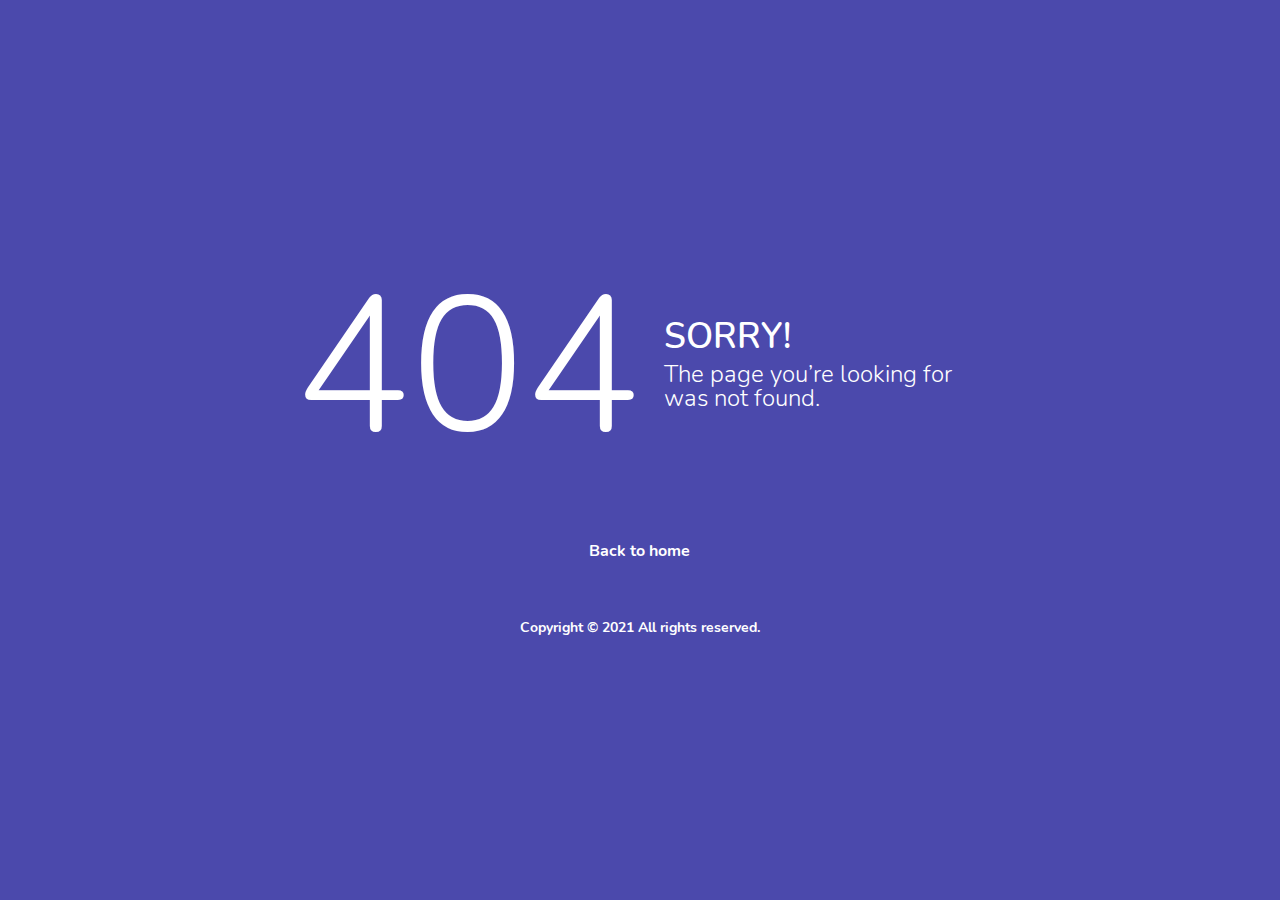
<file: skydash/pages/samples/error-404.html>
<!DOCTYPE html>
<html lang="en">

<head>
  <!-- Required meta tags -->
  <meta charset="utf-8">
  <meta name="viewport" content="width=device-width, initial-scale=1, shrink-to-fit=no">
  <title>Skydash Admin</title>
  <!-- plugins:css -->
  <link rel="stylesheet" href="../../vendors/feather/feather.css">
  <link rel="stylesheet" href="../../vendors/ti-icons/css/themify-icons.css">
  <link rel="stylesheet" href="../../vendors/css/vendor.bundle.base.css">
  <!-- endinject -->
  <!-- Plugin css for this page -->
  <!-- End plugin css for this page -->
  <!-- inject:css -->
  <link rel="stylesheet" href="../../css/vertical-layout-light/style.css">
  <!-- endinject -->
  <link rel="shortcut icon" href="../../images/favicon.png" />
</head>

<body>
  <div class="container-scroller">
    <div class="container-fluid page-body-wrapper full-page-wrapper">
      <div class="content-wrapper d-flex align-items-center text-center error-page bg-primary">
        <div class="row flex-grow">
          <div class="col-lg-7 mx-auto text-white">
            <div class="row align-items-center d-flex flex-row">
              <div class="col-lg-6 text-lg-right pr-lg-4">
                <h1 class="display-1 mb-0">404</h1>
              </div>
              <div class="col-lg-6 error-page-divider text-lg-left pl-lg-4">
                <h2>SORRY!</h2>
                <h3 class="font-weight-light">The page you’re looking for was not found.</h3>
              </div>
            </div>
            <div class="row mt-5">
              <div class="col-12 text-center mt-xl-2">
                <a class="text-white font-weight-medium" href="../../index.html">Back to home</a>
              </div>
            </div>
            <div class="row mt-5">
              <div class="col-12 mt-xl-2">
                <p class="text-white font-weight-medium text-center">Copyright &copy; 2021  All rights reserved.</p>
              </div>
            </div>
          </div>
        </div>
      </div>
      <!-- content-wrapper ends -->
    </div>
    <!-- page-body-wrapper ends -->
  </div>
  <!-- container-scroller -->
  <!-- plugins:js -->
  <script src="../../vendors/js/vendor.bundle.base.js"></script>
  <!-- endinject -->
  <!-- Plugin js for this page -->
  <!-- End plugin js for this page -->
  <!-- inject:js -->
  <script src="../../js/off-canvas.js"></script>
  <script src="../../js/hoverable-collapse.js"></script>
  <script src="../../js/template.js"></script>
  <script src="../../js/settings.js"></script>
  <script src="../../js/todolist.js"></script>
  <!-- endinject -->
</body>

</html>
</file>
<file: css/style.css>
/********** Template CSS **********/
@import url('https://fonts.googleapis.com/css2?family=Saira+Extra+Condensed&display=swap');
@import url('https://fonts.googleapis.com/css2?family=Mulish&display=swap');
:root {
    --primary: #06A3DA;
    --secondary: #34AD54;
    --light: #EEF9FF;
    --dark: #091E3E;
}


/*** Spinner ***/
.spinner {
    width: 40px;
    height: 40px;
    background: var(--primary);
    margin: 100px auto;
    -webkit-animation: sk-rotateplane 1.2s infinite ease-in-out;
    animation: sk-rotateplane 1.2s infinite ease-in-out;
}

@-webkit-keyframes sk-rotateplane {
    0% {
        -webkit-transform: perspective(120px)
    }
    50% {
        -webkit-transform: perspective(120px) rotateY(180deg)
    }
    100% {
        -webkit-transform: perspective(120px) rotateY(180deg) rotateX(180deg)
    }
}

@keyframes sk-rotateplane {
    0% {
        transform: perspective(120px) rotateX(0deg) rotateY(0deg);
        -webkit-transform: perspective(120px) rotateX(0deg) rotateY(0deg)
    }
    50% {
        transform: perspective(120px) rotateX(-180.1deg) rotateY(0deg);
        -webkit-transform: perspective(120px) rotateX(-180.1deg) rotateY(0deg)
    }
    100% {
        transform: perspective(120px) rotateX(-180deg) rotateY(-179.9deg);
        -webkit-transform: perspective(120px) rotateX(-180deg) rotateY(-179.9deg);
    }
}

#spinner {
    opacity: 0;
    visibility: hidden;
    transition: opacity .5s ease-out, visibility 0s linear .5s;
    z-index: 99999;
}

#spinner.show {
    transition: opacity .5s ease-out, visibility 0s linear 0s;
    visibility: visible;
    opacity: 1;
}


/*** Heading ***/
h1,
h2,
.fw-bold {
    font-weight: 800 !important;
}

h3,
h4,
.fw-semi-bold {
    font-weight: 700 !important;
}

h5,
h6,
.fw-medium {
    font-weight: 600 !important;
}


/*** Button ***/
.btn {
    font-family: 'Nunito', sans-serif;
    font-weight: 600;
    transition: .5s;
}

.btn-primary,
.btn-secondary {
    color: #FFFFFF;
    box-shadow: inset 0 0 0 50px transparent;
}

.btn-primary:hover {
    box-shadow: inset 0 0 0 0 var(--primary);
}

.btn-secondary:hover {
    box-shadow: inset 0 0 0 0 var(--secondary);
}

.btn-square {
    width: 36px;
    height: 36px;
}

.btn-sm-square {
    width: 30px;
    height: 30px;
}

.btn-lg-square {
    width: 48px;
    height: 48px;
}

.btn-square,
.btn-sm-square,
.btn-lg-square {
    padding-left: 0;
    padding-right: 0;
    text-align: center;
}


/*** Navbar ***/
.navbar-dark .navbar-nav .nav-link {
    font-family: 'Nunito', sans-serif;
    position: relative;
    margin-left: 25px;
    padding: 35px 0;
    color: #FFFFFF;
    font-size: 18px;
    font-weight: 600;
    outline: none;
    transition: .5s;
}

.sticky-top.navbar-dark .navbar-nav .nav-link {
    padding: 20px 0;
    color: #009879;
}

.navbar-dark .navbar-nav .nav-link:hover,
.navbar-dark .navbar-nav .nav-link.active {
    color: #000;
}

.navbar-dark .navbar-brand h1 {
    color: #FFFFFF;
}

.navbar-dark .navbar-toggler {
    color: var(--primary) !important;
    border-color: var(--primary) !important;
}

@media (max-width: 991.98px) {
    .sticky-top.navbar-dark {
        position: relative;
        background: #FFFFFF;
    }

    .navbar-dark .navbar-nav .nav-link,
    .navbar-dark .navbar-nav .nav-link.show,
    .sticky-top.navbar-dark .navbar-nav .nav-link {
        padding: 10px 0;
        color: var(--dark);
    }

    .navbar-dark .navbar-brand h1 {
        color: var(--primary);
    }
}

@media (min-width: 992px) {
    .navbar-dark {
        position: absolute;
        width: 100%;
        top: 0;
        left: 0;
        border-bottom: 1px solid rgba(256, 256, 256, .1);
        background: #009879;
        z-index: 999;
    }
    
    .sticky-top.navbar-dark {
        position: fixed;
        background: #FFFFFF;
    }

    .navbar-dark .navbar-nav .nav-link::before {
        position: absolute;
        content: "";
        width: 0;
        height: 2px;
        bottom: -1px;
        left: 50%;
        background-color: #FFFFFF;
        transition: .5s;
    }

    .navbar-dark .navbar-nav .nav-link:hover::before,
    .navbar-dark .navbar-nav .nav-link.active::before {
        width: 100%;
        left: 0;
    }

    .navbar-dark .navbar-nav .nav-link.nav-contact::before {
        display: none;
    }

    .sticky-top.navbar-dark .navbar-brand h1 {
        color: var(--primary);
    }
}


/*** Carousel ***/
.carousel-caption {
    top: 0;
    left: 0;
    right: 0;
    bottom: 0;
   background: rgba(9, 30, 62, .7);
    z-index: 1;
}

@media (max-width: 576px) {
    .carousel-caption h5 {
        font-size: 14px;
        font-weight: 500 !important;
    }

    .carousel-caption h1 {
        font-size: 30px;
        font-weight: 600 !important;
    }
}

.carousel-control-prev,
.carousel-control-next {
    width: 10%;
}

.carousel-control-prev-icon,
.carousel-control-next-icon {
    width: 3rem;
    height: 3rem;
}


/*** Section Title ***/
.section-title::before {
    position: absolute;
    content: "";
    width: 150px;
    height: 5px;
    left: 0;
    bottom: 0;
    background: var(--primary);
    border-radius: 2px;
}

.section-title.text-center::before {
    left: 50%;
    margin-left: -75px;
}

.section-title.section-title-sm::before {
    width: 90px;
    height: 3px;
}

.section-title::after {
    position: absolute;
    content: "";
    width: 6px;
    height: 5px;
    bottom: 0px;
    background: #FFFFFF;
    -webkit-animation: section-title-run 5s infinite linear;
    animation: section-title-run 5s infinite linear;
}

.section-title.section-title-sm::after {
    width: 4px;
    height: 3px;
}

.section-title.text-center::after {
    -webkit-animation: section-title-run-center 5s infinite linear;
    animation: section-title-run-center 5s infinite linear;
}

.section-title.section-title-sm::after {
    -webkit-animation: section-title-run-sm 5s infinite linear;
    animation: section-title-run-sm 5s infinite linear;
}

@-webkit-keyframes section-title-run {
    0% {left: 0; } 50% { left : 145px; } 100% { left: 0; }
}

@-webkit-keyframes section-title-run-center {
    0% { left: 50%; margin-left: -75px; } 50% { left : 50%; margin-left: 45px; } 100% { left: 50%; margin-left: -75px; }
}

@-webkit-keyframes section-title-run-sm {
    0% {left: 0; } 50% { left : 85px; } 100% { left: 0; }
}


/*** Service ***/
.service-item {
    position: relative;
    height: 300px;
    padding: 0 30px;
    transition: .5s;
}

.service-item .service-icon {
    margin-bottom: 30px;
    width: 60px;
    height: 60px;
    display: flex;
    align-items: center;
    justify-content: center;
    background: var(--primary);
    border-radius: 2px;
    transform: rotate(-45deg);
}

.service-item .service-icon i {
    transform: rotate(45deg);
}

.service-item a.btn {
    position: absolute;
    width: 60px;
    bottom: -48px;
    left: 50%;
    margin-left: -30px;
    opacity: 0;
}

.service-item:hover a.btn {
    bottom: -24px;
    opacity: 1;
}


/*** Testimonial ***/
.testimonial-carousel .owl-dots {
    margin-top: 15px;
    display: flex;
    align-items: flex-end;
    justify-content: center;
}

.testimonial-carousel .owl-dot {
    position: relative;
    display: inline-block;
    margin: 0 5px;
    width: 15px;
    height: 15px;
    background: #DDDDDD;
    border-radius: 2px;
    transition: .5s;
}

.testimonial-carousel .owl-dot.active {
    width: 30px;
    background: var(--primary);
}

.testimonial-carousel .owl-item.center {
    position: relative;
    z-index: 1;
}

.testimonial-carousel .owl-item .testimonial-item {
    transition: .5s;
}

.testimonial-carousel .owl-item.center .testimonial-item {
    background: #FFFFFF !important;
    box-shadow: 0 0 30px #DDDDDD;
}


/*** Team ***/
.team-item {
    transition: .5s;
}

.team-social {
    position: absolute;
    width: 100%;
    height: 100%;
    top: 0;
    left: 0;
    display: flex;
    align-items: center;
    justify-content: center;
    transition: .5s;
}

.team-social a.btn {
    position: relative;
    margin: 0 3px;
    margin-top: 100px;
    opacity: 0;
}

.team-item:hover {
    box-shadow: 0 0 30px #DDDDDD;
}

.team-item:hover .team-social {
    background: rgba(9, 30, 62, .7);
}

.team-item:hover .team-social a.btn:first-child {
    opacity: 1;
    margin-top: 0;
    transition: .3s 0s;
}

.team-item:hover .team-social a.btn:nth-child(2) {
    opacity: 1;
    margin-top: 0;
    transition: .3s .05s;
}

.team-item:hover .team-social a.btn:nth-child(3) {
    opacity: 1;
    margin-top: 0;
    transition: .3s .1s;
}

.team-item:hover .team-social a.btn:nth-child(4) {
    opacity: 1;
    margin-top: 0;
    transition: .3s .15s;
}

.team-item .team-img img,
.blog-item .blog-img img  {
    transition: .5s;
}

.team-item:hover .team-img img,
.blog-item:hover .blog-img img {
    transform: scale(1.15);
}


/*** Miscellaneous ***/
@media (min-width: 991.98px) {
    .facts {
        position: relative;
        margin-top: -75px;
        z-index: 1;
    }
}

.back-to-top {
    position: fixed;
    display: none;
    right: 45px;
    bottom: 45px;
    z-index: 99;
}

.bg-header {
    background: linear-gradient(rgba(9, 30, 62, .7), rgba(9, 30, 62, .7)), url(../img/a-vision.jpg) center center no-repeat;
    background-size: cover;
}

.link-animated a {
    transition: .5s;
}

.link-animated a:hover {
    padding-left: 10px;
}

@media (min-width: 767.98px) {
    .footer-about {
        margin-bottom: -75px;
    }
}

  
  
  
  #about .container {
    position: relative;
    z-index: 10;
  }
  
  #about .about-col {
    background: #fff;
    border-radius: 0 0 4px 4px;
    box-shadow: 0px 2px 12px rgba(0, 0, 0, 0.08);
    margin-bottom: 20px;
  }
  
  #about .about-col .img {
    position: relative;
  }
  
  #about .about-col .img img {
    border-radius: 4px 4px 0 0;
  }
  
  #about .about-col .icon {
    width: 64px;
    height: 64px;
    padding-top: 8px;
    text-align: center;
    position: absolute;
    background-color: #18d26e;
    border-radius: 50%;
    text-align: center;
    border: 4px solid #fff;
    left: calc( 50% - 32px);
    bottom: -30px;
    transition: 0.3s;
  }
  
  #about .about-col i {
    font-size: 36px;
    line-height: 1;
    color: #fff;
    transition: 0.3s;
  }
  
  #about .about-col:hover .icon {
    background-color: #fff;
  }
  
  #about .about-col:hover i {
    color: #18d26e;
  }
  
  #about .about-col h2 {
    color: #000;
    text-align: center;
    font-weight: 700;
    font-size: 20px;
    padding: 0;
    margin: 40px 0 12px 0;
  }
  
  #about .about-col h2 a {
    color: #000;
  }
  
  #about .about-col h2 a:hover {
    color: #18d26e;
  }
  
  #about .about-col p {
    font-size: 14px;
    line-height: 24px;
    color: #333;
    margin-bottom: 0;
    padding: 0 20px 20px 20px;
  }

  
/*************************************************************/
  .modalContainer {
    display: none; 
    position: fixed; 
    z-index: 1;
    padding-top: 100px;
    left: 0;
    top: 0;
    width: 100%;
    height: 100%; 
    overflow: auto; 
    background-color: rgb(0,0,0);
    background-color: rgba(0,0,0,0.4);
  }

  .modalContainer .modal-content {
    background-color: #fefefe;
    margin: auto;
    padding: 20px;
    border: 1px solid lightgray;
    border-top: 10px solid #009879;
    width: 60%;
  }

  .modalContainer .close {
    color: #aaaaaa;
    float: right;
    font-size: 28px;
    font-weight: bold;
  }

  .modalContainer .close:hover,
  .modalContainer .close:focus {
    color: #000;
    text-decoration: none;
    cursor: pointer;
  }
  .card {
    box-shadow: 0 4px 8px 0 rgba(0, 0, 0, 0.2);
    max-width: 500px;
    margin: auto;
    text-align: center;
    font-family: arial;
  }
  
  .title-name {
    font-family: 'Saira Extra Condensed', sans-serif;
    font-size: 50px;
    color: #000;
  }
  .subtitle {
    color: grey;
    font-size: 25px;
    font-family: 'Saira Extra Condensed', sans-serif;
  }
  .title-info {
    font-family: 'Saira Extra Condensed', sans-serif;
    text-align: left;
    font-size: 25px;
    margin-left: 0.5cm;
    color: black;
  }
  .title-subinfo {
    font-family: 'Saira Extra Condensed', sans-serif;
    text-align: left;
    font-size: 20px;
    margin-left: 0.5cm;
    color: gray;
  }
  .subtitle-info {
    color: grey;
    font-family: 'Saira Extra Condensed', sans-serif;
    text-align: left;
    font-size: 20px;
    margin-left: 0.5cm;
  }
  a {
    text-decoration: none;
    font-size: 22px;
    color: black;
  }
/*****************************************************************/
.modalContainer3 {
    display: none; 
    position: fixed; 
    z-index: 1;
    padding-top: 100px;
    left: 0;
    top: 0;
    width: 100%;
    height: 100%; 
    overflow: auto; 
    background-color: rgb(0,0,0);
    background-color: rgba(0,0,0,0.4);
  }

  .modalContainer3 .modal-content3 {
    background-color: #fefefe;
    margin: auto;
    padding: 20px;
    border: 1px solid lightgray;
    border-top: 10px solid #58abb7;
    width: 60%;
  }

  .modalContainer3 .close3 {
    color: #aaaaaa;
    float: right;
    font-size: 28px;
    font-weight: bold;
  }

  .modalContainer3 .close3:hover,
  .modalContainer3 .close3:focus {
    color: #000;
    text-decoration: none;
    cursor: pointer;
  }
  

 /*****************************************************************/

 .modalContainer2 {
    display: none; 
    position: fixed; 
    z-index: 1;
    padding-top: 100px;
    left: 0;
    top: 0;
    width: 100%;
    height: 100%; 
    overflow: auto; 
    background-color: rgb(0,0,0);
    background-color: rgba(0,0,0,0.4);
  }

  .modalContainer2 .modal-content2 {
    background-color: #fefefe;
    margin: auto;
    padding: 20px;
    border: 1px solid lightgray;
    border-top: 10px solid #58abb7;
    width: 60%;
  }

  .modalContainer2 .close2 {
    color: #aaaaaa;
    float: right;
    font-size: 28px;
    font-weight: bold;
  }

  .modalContainer2 .close2:hover,
  .modalContainer2 .close2:focus {
    color: #000;
    text-decoration: none;
    cursor: pointer;
  }

 /*****************************************************************/

 .modalContainer4 {
    display: none; 
    position: fixed; 
    z-index: 1;
    padding-top: 100px;
    left: 0;
    top: 0;
    width: 100%;
    height: 100%; 
    overflow: auto; 
    background-color: rgb(0,0,0);
    background-color: rgba(0,0,0,0.4);
  }

  .modalContainer4 .modal-content4 {
    background-color: #fefefe;
    margin: auto;
    padding: 20px;
    border: 1px solid lightgray;
    border-top: 10px solid #58abb7;
    width: 60%;
  }

  .modalContainer4 .close4 {
    color: #aaaaaa;
    float: right;
    font-size: 28px;
    font-weight: bold;
  }

  .modalContainer4 .close4:hover,
  .modalContainer4 .close4:focus {
    color: #000;
    text-decoration: none;
    cursor: pointer;
  }
  .card {
    box-shadow: 0 4px 8px 0 rgba(0, 0, 0, 0.2);
    max-width: 600px;
    margin: auto;
    text-align: center;
    font-family: arial;
  }
  
  .title {
    color: grey;
    font-size: 18px;
  }
/*****************************************************************/
.modalContainer5 {
    display: none; 
    position: fixed; 
    z-index: 1;
    padding-top: 100px;
    left: 0;
    top: 0;
    width: 100%;
    height: 100%; 
    overflow: auto; 
    background-color: rgb(0,0,0);
    background-color: rgba(0,0,0,0.4);
  }

  .modalContainer5 .modal-content5 {
    background-color: #fefefe;
    margin: auto;
    padding: 20px;
    border: 1px solid lightgray;
    border-top: 10px solid #58abb7;
    width: 60%;
  }

  .modalContainer5 .close5 {
    color: #aaaaaa;
    float: right;
    font-size: 28px;
    font-weight: bold;
  }

  .modalContainer5 .close5:hover,
  .modalContainer5 .close5:focus {
    color: #000;
    text-decoration: none;
    cursor: pointer;
  }
  /*****************************************************************/
.modalContainer6 {
    display: none; 
    position: fixed; 
    z-index: 1;
    padding-top: 100px;
    left: 0;
    top: 0;
    width: 100%;
    height: 100%; 
    overflow: auto; 
    background-color: rgb(0,0,0);
    background-color: rgba(0,0,0,0.4);
  }

  .modalContainer6 .modal-content6 {
    background-color: #fefefe;
    margin: auto;
    padding: 20px;
    border: 1px solid lightgray;
    border-top: 10px solid #58abb7;
    width: 60%;
  }

  .modalContainer6 .close6 {
    color: #aaaaaa;
    float: right;
    font-size: 28px;
    font-weight: bold;
  }

  .modalContainer6 .close6:hover,
  .modalContainer6 .close6:focus {
    color: #000;
    text-decoration: none;
    cursor: pointer;
  }
  /*****************************************************************/
.modalContainer7 {
    display: none; 
    position: fixed; 
    z-index: 1;
    padding-top: 100px;
    left: 0;
    top: 0;
    width: 100%;
    height: 100%; 
    overflow: auto; 
    background-color: rgb(0,0,0);
    background-color: rgba(0,0,0,0.4);
  }

  .modalContainer7 .modal-content7 {
    background-color: #fefefe;
    margin: auto;
    padding: 20px;
    border: 1px solid lightgray;
    border-top: 10px solid #58abb7;
    width: 60%;
  }

  .modalContainer7 .close7 {
    color: #aaaaaa;
    float: right;
    font-size: 28px;
    font-weight: bold;
  }

  .modalContainer7 .close7:hover,
  .modalContainer7 .close7:focus {
    color: #000;
    text-decoration: none;
    cursor: pointer;
  }
  /*****************************************************************/
.modalContainer8 {
    display: none; 
    position: fixed; 
    z-index: 1;
    padding-top: 100px;
    left: 0;
    top: 0;
    width: 100%;
    height: 100%; 
    overflow: auto; 
    background-color: rgb(0,0,0);
    background-color: rgba(0,0,0,0.4);
  }

  .modalContainer8 .modal-content8 {
    background-color: #fefefe;
    margin: auto;
    padding: 20px;
    border: 1px solid lightgray;
    border-top: 10px solid #58abb7;
    width: 60%;
  }

  .modalContainer8 .close8 {
    color: #aaaaaa;
    float: right;
    font-size: 28px;
    font-weight: bold;
  }

  .modalContainer8 .close8:hover,
  .modalContainer8 .close8:focus {
    color: #000;
    text-decoration: none;
    cursor: pointer;
  }
  /*****************************************************************/
.modalContainer9 {
    display: none; 
    position: fixed; 
    z-index: 1;
    padding-top: 100px;
    left: 0;
    top: 0;
    width: 100%;
    height: 100%; 
    overflow: auto; 
    background-color: rgb(0,0,0);
    background-color: rgba(0,0,0,0.4);
  }

  .modalContainer9 .modal-content9 {
    background-color: #fefefe;
    margin: auto;
    padding: 20px;
    border: 1px solid lightgray;
    border-top: 10px solid #58abb7;
    width: 60%;
  }

  .modalContainer9 .close9 {
    color: #aaaaaa;
    float: right;
    font-size: 28px;
    font-weight: bold;
  }

  .modalContainer9 .close9:hover,
  .modalContainer9 .close9:focus {
    color: #000;
    text-decoration: none;
    cursor: pointer;
  }
  /*****************************************************************/
.modalContainer10 {
    display: none; 
    position: fixed; 
    z-index: 1;
    padding-top: 100px;
    left: 0;
    top: 0;
    width: 100%;
    height: 100%; 
    overflow: auto; 
    background-color: rgb(0,0,0);
    background-color: rgba(0,0,0,0.4);
  }

  .modalContainer10 .modal-content10 {
    background-color: #fefefe;
    margin: auto;
    padding: 20px;
    border: 1px solid lightgray;
    border-top: 10px solid #58abb7;
    width: 60%;
  }

  .modalContainer10 .close10 {
    color: #aaaaaa;
    float: right;
    font-size: 28px;
    font-weight: bold;
  }

  .modalContainer10 .close10:hover,
  .modalContainer10 .close10:focus {
    color: #000;
    text-decoration: none;
    cursor: pointer;
  }
  /*****************************************************************/
.modalContainer11 {
    display: none; 
    position: fixed; 
    z-index: 1;
    padding-top: 100px;
    left: 0;
    top: 0;
    width: 100%;
    height: 100%; 
    overflow: auto; 
    background-color: rgb(0,0,0);
    background-color: rgba(0,0,0,0.4);
  }

  .modalContainer11 .modal-content11 {
    background-color: #fefefe;
    margin: auto;
    padding: 20px;
    border: 1px solid lightgray;
    border-top: 10px solid #58abb7;
    width: 60%;
  }

  .modalContainer11 .close11 {
    color: #aaaaaa;
    float: right;
    font-size: 28px;
    font-weight: bold;
  }

  .modalContainer11 .close11:hover,
  .modalContainer11 .close11:focus {
    color: #000;
    text-decoration: none;
    cursor: pointer;
  }
  /*****************************************************************/
.modalContainer12 {
    display: none; 
    position: fixed; 
    z-index: 1;
    padding-top: 100px;
    left: 0;
    top: 0;
    width: 100%;
    height: 100%; 
    overflow: auto; 
    background-color: rgb(0,0,0);
    background-color: rgba(0,0,0,0.4);
  }

  .modalContainer12 .modal-content12 {
    background-color: #fefefe;
    margin: auto;
    padding: 20px;
    border: 1px solid lightgray;
    border-top: 10px solid #58abb7;
    width: 60%;
  }

  .modalContainer12 .close12 {
    color: #aaaaaa;
    float: right;
    font-size: 28px;
    font-weight: bold;
  }

  .modalContainer12 .close12:hover,
  .modalContainer12 .close12:focus {
    color: #000;
    text-decoration: none;
    cursor: pointer;
  }
  /*****************************************************************/
.modalContainer13 {
    display: none; 
    position: fixed; 
    z-index: 1;
    padding-top: 100px;
    left: 0;
    top: 0;
    width: 100%;
    height: 100%; 
    overflow: auto; 
    background-color: rgb(0,0,0);
    background-color: rgba(0,0,0,0.4);
  }

  .modalContainer13 .modal-content13 {
    background-color: #fefefe;
    margin: auto;
    padding: 20px;
    border: 1px solid lightgray;
    border-top: 10px solid #58abb7;
    width: 60%;
  }

  .modalContainer13 .close13 {
    color: #aaaaaa;
    float: right;
    font-size: 28px;
    font-weight: bold;
  }

  .modalContainer13 .close13:hover,
  .modalContainer13 .close13:focus {
    color: #000;
    text-decoration: none;
    cursor: pointer;
  }
  /*****************************************************************/
.modalContainer14 {
    display: none; 
    position: fixed; 
    z-index: 1;
    padding-top: 100px;
    left: 0;
    top: 0;
    width: 100%;
    height: 100%; 
    overflow: auto; 
    background-color: rgb(0,0,0);
    background-color: rgba(0,0,0,0.4);
  }

  .modalContainer14 .modal-content14 {
    background-color: #fefefe;
    margin: auto;
    padding: 20px;
    border: 1px solid lightgray;
    border-top: 10px solid #58abb7;
    width: 60%;
  }

  .modalContainer14 .close14 {
    color: #aaaaaa;
    float: right;
    font-size: 28px;
    font-weight: bold;
  }

  .modalContainer14 .close14:hover,
  .modalContainer14 .close14:focus {
    color: #000;
    text-decoration: none;
    cursor: pointer;
  }
  /*****************************************************************/
.modalContainer15 {
    display: none; 
    position: fixed; 
    z-index: 1;
    padding-top: 100px;
    left: 0;
    top: 0;
    width: 100%;
    height: 100%; 
    overflow: auto; 
    background-color: rgb(0,0,0);
    background-color: rgba(0,0,0,0.4);
  }

  .modalContainer15 .modal-content15 {
    background-color: #fefefe;
    margin: auto;
    padding: 20px;
    border: 1px solid lightgray;
    border-top: 10px solid #58abb7;
    width: 60%;
  }

  .modalContainer15 .close15 {
    color: #aaaaaa;
    float: right;
    font-size: 28px;
    font-weight: bold;
  }

  .modalContainer15 .close15:hover,
  .modalContainer15 .close15:focus {
    color: #000;
    text-decoration: none;
    cursor: pointer;
  }
  /*****************************************************************/
.modalContainer16 {
    display: none; 
    position: fixed; 
    z-index: 1;
    padding-top: 100px;
    left: 0;
    top: 0;
    width: 100%;
    height: 100%; 
    overflow: auto; 
    background-color: rgb(0,0,0);
    background-color: rgba(0,0,0,0.4);
  }

  .modalContainer16 .modal-content16 {
    background-color: #fefefe;
    margin: auto;
    padding: 20px;
    border: 1px solid lightgray;
    border-top: 10px solid #58abb7;
    width: 60%;
  }

  .modalContainer16 .close16 {
    color: #aaaaaa;
    float: right;
    font-size: 28px;
    font-weight: bold;
  }

  .modalContainer16 .close16:hover,
  .modalContainer16 .close16:focus {
    color: #000;
    text-decoration: none;
    cursor: pointer;
  }
  /*****************************************************************/
.modalContainer17 {
    display: none; 
    position: fixed; 
    z-index: 1;
    padding-top: 100px;
    left: 0;
    top: 0;
    width: 100%;
    height: 100%; 
    overflow: auto; 
    background-color: rgb(0,0,0);
    background-color: rgba(0,0,0,0.4);
  }

  .modalContainer17 .modal-content17 {
    background-color: #fefefe;
    margin: auto;
    padding: 20px;
    border: 1px solid lightgray;
    border-top: 10px solid #58abb7;
    width: 60%;
  }

  .modalContainer17 .close17 {
    color: #aaaaaa;
    float: right;
    font-size: 28px;
    font-weight: bold;
  }

  .modalContainer17 .close17:hover,
  .modalContainer17 .close17:focus {
    color: #000;
    text-decoration: none;
    cursor: pointer;
  }
  /*****************************************************************/
.modalContainer18 {
    display: none; 
    position: fixed; 
    z-index: 1;
    padding-top: 100px;
    left: 0;
    top: 0;
    width: 100%;
    height: 100%; 
    overflow: auto; 
    background-color: rgb(0,0,0);
    background-color: rgba(0,0,0,0.4);
  }

  .modalContainer18 .modal-content18 {
    background-color: #fefefe;
    margin: auto;
    padding: 20px;
    border: 1px solid lightgray;
    border-top: 10px solid #58abb7;
    width: 60%;
  }

  .modalContainer18 .close18 {
    color: #aaaaaa;
    float: right;
    font-size: 28px;
    font-weight: bold;
  }

  .modalContainer18 .close18:hover,
  .modalContainer18 .close18:focus {
    color: #000;
    text-decoration: none;
    cursor: pointer;
  }
  /*****************************************************************/
.modalContainer19 {
    display: none; 
    position: fixed; 
    z-index: 1;
    padding-top: 100px;
    left: 0;
    top: 0;
    width: 100%;
    height: 100%; 
    overflow: auto; 
    background-color: rgb(0,0,0);
    background-color: rgba(0,0,0,0.4);
  }

  .modalContainer19 .modal-content19 {
    background-color: #fefefe;
    margin: auto;
    padding: 20px;
    border: 1px solid lightgray;
    border-top: 10px solid #58abb7;
    width: 60%;
  }

  .modalContainer19 .close19 {
    color: #aaaaaa;
    float: right;
    font-size: 28px;
    font-weight: bold;
  }

  .modalContainer19 .close19:hover,
  .modalContainer19 .close19:focus {
    color: #000;
    text-decoration: none;
    cursor: pointer;
  }
  /*****************************************************************/
.modalContainer20 {
    display: none; 
    position: fixed; 
    z-index: 1;
    padding-top: 100px;
    left: 0;
    top: 0;
    width: 100%;
    height: 100%; 
    overflow: auto; 
    background-color: rgb(0,0,0);
    background-color: rgba(0,0,0,0.4);
  }

  .modalContainer20 .modal-content20 {
    background-color: #fefefe;
    margin: auto;
    padding: 20px;
    border: 1px solid lightgray;
    border-top: 10px solid #58abb7;
    width: 60%;
  }

  .modalContainer20 .close20 {
    color: #aaaaaa;
    float: right;
    font-size: 28px;
    font-weight: bold;
  }

  .modalContainer20 .close20:hover,
  .modalContainer20 .close20:focus {
    color: #000;
    text-decoration: none;
    cursor: pointer;
  }
</file>
<file: skydash/vendors/feather/feather.css>
@charset "UTF-8";
 
@font-face {
  font-family: "feather";
  src:url("fonts/feather-webfont.eot");
  src:url("fonts/feather-webfont.eot?#iefix") format("embedded-opentype"),
    url("fonts/feather-webfont.woff") format("woff"),
    url("fonts/feather-webfont.ttf") format("truetype"),
    url("fonts/feather-webfont.svg#feather") format("svg");
  font-weight: normal;
  font-style: normal;
}

/* Character Mapping Method */
 
[data-icon]:before {
  display: inline-block;
  font-family: "feather";
  content: attr(data-icon);
  font-style: normal;
  font-weight: normal;
  font-variant: normal;
  text-transform: none;
  speak: none;
  line-height: 1;
  -webkit-font-smoothing: antialiased;
  -moz-osx-font-smoothing: grayscale;
}

/* CSS Class Mapping Method */
 
[class^="icon-"],
[class*=" icon-"] {
  display: inline-block;
  font-family: "feather";
  font-style: normal;
  font-weight: normal;
  font-variant: normal;
  text-transform: none;
  speak: none;
  line-height: 1;
  -webkit-font-smoothing: antialiased;
  -moz-osx-font-smoothing: grayscale;
}

.icon-eye:before {
  content: "\e000";
}

.icon-paper-clip:before {
  content: "\e001";
}

.icon-mail:before {
  content: "\e002";
}

.icon-mail:before {
  content: "\e002";
}

.icon-toggle:before {
  content: "\e003";
}

.icon-layout:before {
  content: "\e004";
}

.icon-link:before {
  content: "\e005";
}

.icon-bell:before {
  content: "\e006";
}

.icon-lock:before {
  content: "\e007";
}

.icon-unlock:before {
  content: "\e008";
}

.icon-ribbon:before {
  content: "\e009";
}

.icon-image:before {
  content: "\e010";
}

.icon-signal:before {
  content: "\e011";
}

.icon-target:before {
  content: "\e012";
}

.icon-clipboard:before {
  content: "\e013";
}

.icon-clock:before {
  content: "\e014";
}

.icon-clock:before {
  content: "\e014";
}

.icon-watch:before {
  content: "\e015";
}

.icon-air-play:before {
  content: "\e016";
}

.icon-camera:before {
  content: "\e017";
}

.icon-video:before {
  content: "\e018";
}

.icon-disc:before {
  content: "\e019";
}

.icon-printer:before {
  content: "\e020";
}

.icon-monitor:before {
  content: "\e021";
}

.icon-server:before {
  content: "\e022";
}

.icon-cog:before {
  content: "\e023";
}

.icon-heart:before {
  content: "\e024";
}

.icon-paragraph:before {
  content: "\e025";
}

.icon-align-justify:before {
  content: "\e026";
}

.icon-align-left:before {
  content: "\e027";
}

.icon-align-center:before {
  content: "\e028";
}

.icon-align-right:before {
  content: "\e029";
}

.icon-book:before {
  content: "\e030";
}

.icon-layers:before {
  content: "\e031";
}

.icon-stack:before {
  content: "\e032";
}

.icon-stack-2:before {
  content: "\e033";
}

.icon-paper:before {
  content: "\e034";
}

.icon-paper-stack:before {
  content: "\e035";
}

.icon-search:before {
  content: "\e036";
}

.icon-zoom-in:before {
  content: "\e037";
}

.icon-zoom-out:before {
  content: "\e038";
}

.icon-reply:before {
  content: "\e039";
}

.icon-circle-plus:before {
  content: "\e040";
}

.icon-circle-minus:before {
  content: "\e041";
}

.icon-circle-check:before {
  content: "\e042";
}

.icon-circle-cross:before {
  content: "\e043";
}

.icon-square-plus:before {
  content: "\e044";
}

.icon-square-minus:before {
  content: "\e045";
}

.icon-square-check:before {
  content: "\e046";
}

.icon-square-cross:before {
  content: "\e047";
}

.icon-microphone:before {
  content: "\e048";
}

.icon-record:before {
  content: "\e049";
}

.icon-skip-back:before {
  content: "\e050";
}

.icon-rewind:before {
  content: "\e051";
}

.icon-play:before {
  content: "\e052";
}

.icon-pause:before {
  content: "\e053";
}

.icon-stop:before {
  content: "\e054";
}

.icon-fast-forward:before {
  content: "\e055";
}

.icon-skip-forward:before {
  content: "\e056";
}

.icon-shuffle:before {
  content: "\e057";
}

.icon-repeat:before {
  content: "\e058";
}

.icon-folder:before {
  content: "\e059";
}

.icon-umbrella:before {
  content: "\e060";
}

.icon-moon:before {
  content: "\e061";
}

.icon-thermometer:before {
  content: "\e062";
}

.icon-drop:before {
  content: "\e063";
}

.icon-sun:before {
  content: "\e064";
}

.icon-cloud:before {
  content: "\e065";
}

.icon-cloud-upload:before {
  content: "\e066";
}

.icon-cloud-download:before {
  content: "\e067";
}

.icon-upload:before {
  content: "\e068";
}

.icon-download:before {
  content: "\e069";
}

.icon-location:before {
  content: "\e070";
}

.icon-location-2:before {
  content: "\e071";
}

.icon-map:before {
  content: "\e072";
}

.icon-battery:before {
  content: "\e073";
}

.icon-head:before {
  content: "\e074";
}

.icon-briefcase:before {
  content: "\e075";
}

.icon-speech-bubble:before {
  content: "\e076";
}

.icon-anchor:before {
  content: "\e077";
}

.icon-globe:before {
  content: "\e078";
}

.icon-box:before {
  content: "\e079";
}

.icon-reload:before {
  content: "\e080";
}

.icon-share:before {
  content: "\e081";
}

.icon-marquee:before {
  content: "\e082";
}

.icon-marquee-plus:before {
  content: "\e083";
}

.icon-marquee-minus:before {
  content: "\e084";
}

.icon-tag:before {
  content: "\e085";
}

.icon-power:before {
  content: "\e086";
}

.icon-command:before {
  content: "\e087";
}

.icon-alt:before {
  content: "\e088";
}

.icon-esc:before {
  content: "\e089";
}

.icon-bar-graph:before {
  content: "\e090";
}

.icon-bar-graph-2:before {
  content: "\e091";
}

.icon-pie-graph:before {
  content: "\e092";
}

.icon-star:before {
  content: "\e093";
}

.icon-arrow-left:before {
  content: "\e094";
}

.icon-arrow-right:before {
  content: "\e095";
}

.icon-arrow-up:before {
  content: "\e096";
}

.icon-arrow-down:before {
  content: "\e097";
}

.icon-volume:before {
  content: "\e098";
}

.icon-mute:before {
  content: "\e099";
}

.icon-content-right:before {
  content: "\e100";
}

.icon-content-left:before {
  content: "\e101";
}

.icon-grid:before {
  content: "\e102";
}

.icon-grid-2:before {
  content: "\e103";
}

.icon-columns:before {
  content: "\e104";
}

.icon-loader:before {
  content: "\e105";
}

.icon-bag:before {
  content: "\e106";
}

.icon-ban:before {
  content: "\e107";
}

.icon-flag:before {
  content: "\e108";
}

.icon-trash:before {
  content: "\e109";
}

.icon-expand:before {
  content: "\e110";
}

.icon-contract:before {
  content: "\e111";
}

.icon-maximize:before {
  content: "\e112";
}

.icon-minimize:before {
  content: "\e113";
}

.icon-plus:before {
  content: "\e114";
}

.icon-minus:before {
  content: "\e115";
}

.icon-check:before {
  content: "\e116";
}

.icon-cross:before {
  content: "\e117";
}

.icon-move:before {
  content: "\e118";
}

.icon-delete:before {
  content: "\e119";
}

.icon-menu:before {
  content: "\e120";
}

.icon-archive:before {
  content: "\e121";
}

.icon-inbox:before {
  content: "\e122";
}

.icon-outbox:before {
  content: "\e123";
}

.icon-file:before {
  content: "\e124";
}

.icon-file-add:before {
  content: "\e125";
}

.icon-file-subtract:before {
  content: "\e126";
}

.icon-help:before {
  content: "\e127";
}

.icon-open:before {
  content: "\e128";
}

.icon-ellipsis:before {
  content: "\e129";
}
</file>
<file: skydash/vendors/ti-icons/css/themify-icons.css>
@font-face {
	font-family: 'themify';
	src:url('../fonts/themify.eot');
	src:url('../fonts/themify.eot?#iefix') format('embedded-opentype'),
		url('../fonts/themify.woff') format('woff'),
		url('../fonts/themify.ttf') format('truetype'),
		url('../fonts/themify.svg') format('svg');
	font-weight: normal;
	font-style: normal;
}

[class^="ti-"], [class*=" ti-"] {
	font-family: 'themify';
	speak: none;
	font-style: normal;
	font-weight: normal;
	font-variant: normal;
	text-transform: none;
	line-height: 1;

	/* Better Font Rendering =========== */
	-webkit-font-smoothing: antialiased;
	-moz-osx-font-smoothing: grayscale;
}

.ti-wand:before {
	content: "\e600";
}
.ti-volume:before {
	content: "\e601";
}
.ti-user:before {
	content: "\e602";
}
.ti-unlock:before {
	content: "\e603";
}
.ti-unlink:before {
	content: "\e604";
}
.ti-trash:before {
	content: "\e605";
}
.ti-thought:before {
	content: "\e606";
}
.ti-target:before {
	content: "\e607";
}
.ti-tag:before {
	content: "\e608";
}
.ti-tablet:before {
	content: "\e609";
}
.ti-star:before {
	content: "\e60a";
}
.ti-spray:before {
	content: "\e60b";
}
.ti-signal:before {
	content: "\e60c";
}
.ti-shopping-cart:before {
	content: "\e60d";
}
.ti-shopping-cart-full:before {
	content: "\e60e";
}
.ti-settings:before {
	content: "\e60f";
}
.ti-search:before {
	content: "\e610";
}
.ti-zoom-in:before {
	content: "\e611";
}
.ti-zoom-out:before {
	content: "\e612";
}
.ti-cut:before {
	content: "\e613";
}
.ti-ruler:before {
	content: "\e614";
}
.ti-ruler-pencil:before {
	content: "\e615";
}
.ti-ruler-alt:before {
	content: "\e616";
}
.ti-bookmark:before {
	content: "\e617";
}
.ti-bookmark-alt:before {
	content: "\e618";
}
.ti-reload:before {
	content: "\e619";
}
.ti-plus:before {
	content: "\e61a";
}
.ti-pin:before {
	content: "\e61b";
}
.ti-pencil:before {
	content: "\e61c";
}
.ti-pencil-alt:before {
	content: "\e61d";
}
.ti-paint-roller:before {
	content: "\e61e";
}
.ti-paint-bucket:before {
	content: "\e61f";
}
.ti-na:before {
	content: "\e620";
}
.ti-mobile:before {
	content: "\e621";
}
.ti-minus:before {
	content: "\e622";
}
.ti-medall:before {
	content: "\e623";
}
.ti-medall-alt:before {
	content: "\e624";
}
.ti-marker:before {
	content: "\e625";
}
.ti-marker-alt:before {
	content: "\e626";
}
.ti-arrow-up:before {
	content: "\e627";
}
.ti-arrow-right:before {
	content: "\e628";
}
.ti-arrow-left:before {
	content: "\e629";
}
.ti-arrow-down:before {
	content: "\e62a";
}
.ti-lock:before {
	content: "\e62b";
}
.ti-location-arrow:before {
	content: "\e62c";
}
.ti-link:before {
	content: "\e62d";
}
.ti-layout:before {
	content: "\e62e";
}
.ti-layers:before {
	content: "\e62f";
}
.ti-layers-alt:before {
	content: "\e630";
}
.ti-key:before {
	content: "\e631";
}
.ti-import:before {
	content: "\e632";
}
.ti-image:before {
	content: "\e633";
}
.ti-heart:before {
	content: "\e634";
}
.ti-heart-broken:before {
	content: "\e635";
}
.ti-hand-stop:before {
	content: "\e636";
}
.ti-hand-open:before {
	content: "\e637";
}
.ti-hand-drag:before {
	content: "\e638";
}
.ti-folder:before {
	content: "\e639";
}
.ti-flag:before {
	content: "\e63a";
}
.ti-flag-alt:before {
	content: "\e63b";
}
.ti-flag-alt-2:before {
	content: "\e63c";
}
.ti-eye:before {
	content: "\e63d";
}
.ti-export:before {
	content: "\e63e";
}
.ti-exchange-vertical:before {
	content: "\e63f";
}
.ti-desktop:before {
	content: "\e640";
}
.ti-cup:before {
	content: "\e641";
}
.ti-crown:before {
	content: "\e642";
}
.ti-comments:before {
	content: "\e643";
}
.ti-comment:before {
	content: "\e644";
}
.ti-comment-alt:before {
	content: "\e645";
}
.ti-close:before {
	content: "\e646";
}
.ti-clip:before {
	content: "\e647";
}
.ti-angle-up:before {
	content: "\e648";
}
.ti-angle-right:before {
	content: "\e649";
}
.ti-angle-left:before {
	content: "\e64a";
}
.ti-angle-down:before {
	content: "\e64b";
}
.ti-check:before {
	content: "\e64c";
}
.ti-check-box:before {
	content: "\e64d";
}
.ti-camera:before {
	content: "\e64e";
}
.ti-announcement:before {
	content: "\e64f";
}
.ti-brush:before {
	content: "\e650";
}
.ti-briefcase:before {
	content: "\e651";
}
.ti-bolt:before {
	content: "\e652";
}
.ti-bolt-alt:before {
	content: "\e653";
}
.ti-blackboard:before {
	content: "\e654";
}
.ti-bag:before {
	content: "\e655";
}
.ti-move:before {
	content: "\e656";
}
.ti-arrows-vertical:before {
	content: "\e657";
}
.ti-arrows-horizontal:before {
	content: "\e658";
}
.ti-fullscreen:before {
	content: "\e659";
}
.ti-arrow-top-right:before {
	content: "\e65a";
}
.ti-arrow-top-left:before {
	content: "\e65b";
}
.ti-arrow-circle-up:before {
	content: "\e65c";
}
.ti-arrow-circle-right:before {
	content: "\e65d";
}
.ti-arrow-circle-left:before {
	content: "\e65e";
}
.ti-arrow-circle-down:before {
	content: "\e65f";
}
.ti-angle-double-up:before {
	content: "\e660";
}
.ti-angle-double-right:before {
	content: "\e661";
}
.ti-angle-double-left:before {
	content: "\e662";
}
.ti-angle-double-down:before {
	content: "\e663";
}
.ti-zip:before {
	content: "\e664";
}
.ti-world:before {
	content: "\e665";
}
.ti-wheelchair:before {
	content: "\e666";
}
.ti-view-list:before {
	content: "\e667";
}
.ti-view-list-alt:before {
	content: "\e668";
}
.ti-view-grid:before {
	content: "\e669";
}
.ti-uppercase:before {
	content: "\e66a";
}
.ti-upload:before {
	content: "\e66b";
}
.ti-underline:before {
	content: "\e66c";
}
.ti-truck:before {
	content: "\e66d";
}
.ti-timer:before {
	content: "\e66e";
}
.ti-ticket:before {
	content: "\e66f";
}
.ti-thumb-up:before {
	content: "\e670";
}
.ti-thumb-down:before {
	content: "\e671";
}
.ti-text:before {
	content: "\e672";
}
.ti-stats-up:before {
	content: "\e673";
}
.ti-stats-down:before {
	content: "\e674";
}
.ti-split-v:before {
	content: "\e675";
}
.ti-split-h:before {
	content: "\e676";
}
.ti-smallcap:before {
	content: "\e677";
}
.ti-shine:before {
	content: "\e678";
}
.ti-shift-right:before {
	content: "\e679";
}
.ti-shift-left:before {
	content: "\e67a";
}
.ti-shield:before {
	content: "\e67b";
}
.ti-notepad:before {
	content: "\e67c";
}
.ti-server:before {
	content: "\e67d";
}
.ti-quote-right:before {
	content: "\e67e";
}
.ti-quote-left:before {
	content: "\e67f";
}
.ti-pulse:before {
	content: "\e680";
}
.ti-printer:before {
	content: "\e681";
}
.ti-power-off:before {
	content: "\e682";
}
.ti-plug:before {
	content: "\e683";
}
.ti-pie-chart:before {
	content: "\e684";
}
.ti-paragraph:before {
	content: "\e685";
}
.ti-panel:before {
	content: "\e686";
}
.ti-package:before {
	content: "\e687";
}
.ti-music:before {
	content: "\e688";
}
.ti-music-alt:before {
	content: "\e689";
}
.ti-mouse:before {
	content: "\e68a";
}
.ti-mouse-alt:before {
	content: "\e68b";
}
.ti-money:before {
	content: "\e68c";
}
.ti-microphone:before {
	content: "\e68d";
}
.ti-menu:before {
	content: "\e68e";
}
.ti-menu-alt:before {
	content: "\e68f";
}
.ti-map:before {
	content: "\e690";
}
.ti-map-alt:before {
	content: "\e691";
}
.ti-loop:before {
	content: "\e692";
}
.ti-location-pin:before {
	content: "\e693";
}
.ti-list:before {
	content: "\e694";
}
.ti-light-bulb:before {
	content: "\e695";
}
.ti-Italic:before {
	content: "\e696";
}
.ti-info:before {
	content: "\e697";
}
.ti-infinite:before {
	content: "\e698";
}
.ti-id-badge:before {
	content: "\e699";
}
.ti-hummer:before {
	content: "\e69a";
}
.ti-home:before {
	content: "\e69b";
}
.ti-help:before {
	content: "\e69c";
}
.ti-headphone:before {
	content: "\e69d";
}
.ti-harddrives:before {
	content: "\e69e";
}
.ti-harddrive:before {
	content: "\e69f";
}
.ti-gift:before {
	content: "\e6a0";
}
.ti-game:before {
	content: "\e6a1";
}
.ti-filter:before {
	content: "\e6a2";
}
.ti-files:before {
	content: "\e6a3";
}
.ti-file:before {
	content: "\e6a4";
}
.ti-eraser:before {
	content: "\e6a5";
}
.ti-envelope:before {
	content: "\e6a6";
}
.ti-download:before {
	content: "\e6a7";
}
.ti-direction:before {
	content: "\e6a8";
}
.ti-direction-alt:before {
	content: "\e6a9";
}
.ti-dashboard:before {
	content: "\e6aa";
}
.ti-control-stop:before {
	content: "\e6ab";
}
.ti-control-shuffle:before {
	content: "\e6ac";
}
.ti-control-play:before {
	content: "\e6ad";
}
.ti-control-pause:before {
	content: "\e6ae";
}
.ti-control-forward:before {
	content: "\e6af";
}
.ti-control-backward:before {
	content: "\e6b0";
}
.ti-cloud:before {
	content: "\e6b1";
}
.ti-cloud-up:before {
	content: "\e6b2";
}
.ti-cloud-down:before {
	content: "\e6b3";
}
.ti-clipboard:before {
	content: "\e6b4";
}
.ti-car:before {
	content: "\e6b5";
}
.ti-calendar:before {
	content: "\e6b6";
}
.ti-book:before {
	content: "\e6b7";
}
.ti-bell:before {
	content: "\e6b8";
}
.ti-basketball:before {
	content: "\e6b9";
}
.ti-bar-chart:before {
	content: "\e6ba";
}
.ti-bar-chart-alt:before {
	content: "\e6bb";
}
.ti-back-right:before {
	content: "\e6bc";
}
.ti-back-left:before {
	content: "\e6bd";
}
.ti-arrows-corner:before {
	content: "\e6be";
}
.ti-archive:before {
	content: "\e6bf";
}
.ti-anchor:before {
	content: "\e6c0";
}
.ti-align-right:before {
	content: "\e6c1";
}
.ti-align-left:before {
	content: "\e6c2";
}
.ti-align-justify:before {
	content: "\e6c3";
}
.ti-align-center:before {
	content: "\e6c4";
}
.ti-alert:before {
	content: "\e6c5";
}
.ti-alarm-clock:before {
	content: "\e6c6";
}
.ti-agenda:before {
	content: "\e6c7";
}
.ti-write:before {
	content: "\e6c8";
}
.ti-window:before {
	content: "\e6c9";
}
.ti-widgetized:before {
	content: "\e6ca";
}
.ti-widget:before {
	content: "\e6cb";
}
.ti-widget-alt:before {
	content: "\e6cc";
}
.ti-wallet:before {
	content: "\e6cd";
}
.ti-video-clapper:before {
	content: "\e6ce";
}
.ti-video-camera:before {
	content: "\e6cf";
}
.ti-vector:before {
	content: "\e6d0";
}
.ti-themify-logo:before {
	content: "\e6d1";
}
.ti-themify-favicon:before {
	content: "\e6d2";
}
.ti-themify-favicon-alt:before {
	content: "\e6d3";
}
.ti-support:before {
	content: "\e6d4";
}
.ti-stamp:before {
	content: "\e6d5";
}
.ti-split-v-alt:before {
	content: "\e6d6";
}
.ti-slice:before {
	content: "\e6d7";
}
.ti-shortcode:before {
	content: "\e6d8";
}
.ti-shift-right-alt:before {
	content: "\e6d9";
}
.ti-shift-left-alt:before {
	content: "\e6da";
}
.ti-ruler-alt-2:before {
	content: "\e6db";
}
.ti-receipt:before {
	content: "\e6dc";
}
.ti-pin2:before {
	content: "\e6dd";
}
.ti-pin-alt:before {
	content: "\e6de";
}
.ti-pencil-alt2:before {
	content: "\e6df";
}
.ti-palette:before {
	content: "\e6e0";
}
.ti-more:before {
	content: "\e6e1";
}
.ti-more-alt:before {
	content: "\e6e2";
}
.ti-microphone-alt:before {
	content: "\e6e3";
}
.ti-magnet:before {
	content: "\e6e4";
}
.ti-line-double:before {
	content: "\e6e5";
}
.ti-line-dotted:before {
	content: "\e6e6";
}
.ti-line-dashed:before {
	content: "\e6e7";
}
.ti-layout-width-full:before {
	content: "\e6e8";
}
.ti-layout-width-default:before {
	content: "\e6e9";
}
.ti-layout-width-default-alt:before {
	content: "\e6ea";
}
.ti-layout-tab:before {
	content: "\e6eb";
}
.ti-layout-tab-window:before {
	content: "\e6ec";
}
.ti-layout-tab-v:before {
	content: "\e6ed";
}
.ti-layout-tab-min:before {
	content: "\e6ee";
}
.ti-layout-slider:before {
	content: "\e6ef";
}
.ti-layout-slider-alt:before {
	content: "\e6f0";
}
.ti-layout-sidebar-right:before {
	content: "\e6f1";
}
.ti-layout-sidebar-none:before {
	content: "\e6f2";
}
.ti-layout-sidebar-left:before {
	content: "\e6f3";
}
.ti-layout-placeholder:before {
	content: "\e6f4";
}
.ti-layout-menu:before {
	content: "\e6f5";
}
.ti-layout-menu-v:before {
	content: "\e6f6";
}
.ti-layout-menu-separated:before {
	content: "\e6f7";
}
.ti-layout-menu-full:before {
	content: "\e6f8";
}
.ti-layout-media-right-alt:before {
	content: "\e6f9";
}
.ti-layout-media-right:before {
	content: "\e6fa";
}
.ti-layout-media-overlay:before {
	content: "\e6fb";
}
.ti-layout-media-overlay-alt:before {
	content: "\e6fc";
}
.ti-layout-media-overlay-alt-2:before {
	content: "\e6fd";
}
.ti-layout-media-left-alt:before {
	content: "\e6fe";
}
.ti-layout-media-left:before {
	content: "\e6ff";
}
.ti-layout-media-center-alt:before {
	content: "\e700";
}
.ti-layout-media-center:before {
	content: "\e701";
}
.ti-layout-list-thumb:before {
	content: "\e702";
}
.ti-layout-list-thumb-alt:before {
	content: "\e703";
}
.ti-layout-list-post:before {
	content: "\e704";
}
.ti-layout-list-large-image:before {
	content: "\e705";
}
.ti-layout-line-solid:before {
	content: "\e706";
}
.ti-layout-grid4:before {
	content: "\e707";
}
.ti-layout-grid3:before {
	content: "\e708";
}
.ti-layout-grid2:before {
	content: "\e709";
}
.ti-layout-grid2-thumb:before {
	content: "\e70a";
}
.ti-layout-cta-right:before {
	content: "\e70b";
}
.ti-layout-cta-left:before {
	content: "\e70c";
}
.ti-layout-cta-center:before {
	content: "\e70d";
}
.ti-layout-cta-btn-right:before {
	content: "\e70e";
}
.ti-layout-cta-btn-left:before {
	content: "\e70f";
}
.ti-layout-column4:before {
	content: "\e710";
}
.ti-layout-column3:before {
	content: "\e711";
}
.ti-layout-column2:before {
	content: "\e712";
}
.ti-layout-accordion-separated:before {
	content: "\e713";
}
.ti-layout-accordion-merged:before {
	content: "\e714";
}
.ti-layout-accordion-list:before {
	content: "\e715";
}
.ti-ink-pen:before {
	content: "\e716";
}
.ti-info-alt:before {
	content: "\e717";
}
.ti-help-alt:before {
	content: "\e718";
}
.ti-headphone-alt:before {
	content: "\e719";
}
.ti-hand-point-up:before {
	content: "\e71a";
}
.ti-hand-point-right:before {
	content: "\e71b";
}
.ti-hand-point-left:before {
	content: "\e71c";
}
.ti-hand-point-down:before {
	content: "\e71d";
}
.ti-gallery:before {
	content: "\e71e";
}
.ti-face-smile:before {
	content: "\e71f";
}
.ti-face-sad:before {
	content: "\e720";
}
.ti-credit-card:before {
	content: "\e721";
}
.ti-control-skip-forward:before {
	content: "\e722";
}
.ti-control-skip-backward:before {
	content: "\e723";
}
.ti-control-record:before {
	content: "\e724";
}
.ti-control-eject:before {
	content: "\e725";
}
.ti-comments-smiley:before {
	content: "\e726";
}
.ti-brush-alt:before {
	content: "\e727";
}
.ti-youtube:before {
	content: "\e728";
}
.ti-vimeo:before {
	content: "\e729";
}
.ti-twitter:before {
	content: "\e72a";
}
.ti-time:before {
	content: "\e72b";
}
.ti-tumblr:before {
	content: "\e72c";
}
.ti-skype:before {
	content: "\e72d";
}
.ti-share:before {
	content: "\e72e";
}
.ti-share-alt:before {
	content: "\e72f";
}
.ti-rocket:before {
	content: "\e730";
}
.ti-pinterest:before {
	content: "\e731";
}
.ti-new-window:before {
	content: "\e732";
}
.ti-microsoft:before {
	content: "\e733";
}
.ti-list-ol:before {
	content: "\e734";
}
.ti-linkedin:before {
	content: "\e735";
}
.ti-layout-sidebar-2:before {
	content: "\e736";
}
.ti-layout-grid4-alt:before {
	content: "\e737";
}
.ti-layout-grid3-alt:before {
	content: "\e738";
}
.ti-layout-grid2-alt:before {
	content: "\e739";
}
.ti-layout-column4-alt:before {
	content: "\e73a";
}
.ti-layout-column3-alt:before {
	content: "\e73b";
}
.ti-layout-column2-alt:before {
	content: "\e73c";
}
.ti-instagram:before {
	content: "\e73d";
}
.ti-google:before {
	content: "\e73e";
}
.ti-github:before {
	content: "\e73f";
}
.ti-flickr:before {
	content: "\e740";
}
.ti-facebook:before {
	content: "\e741";
}
.ti-dropbox:before {
	content: "\e742";
}
.ti-dribbble:before {
	content: "\e743";
}
.ti-apple:before {
	content: "\e744";
}
.ti-android:before {
	content: "\e745";
}
.ti-save:before {
	content: "\e746";
}
.ti-save-alt:before {
	content: "\e747";
}
.ti-yahoo:before {
	content: "\e748";
}
.ti-wordpress:before {
	content: "\e749";
}
.ti-vimeo-alt:before {
	content: "\e74a";
}
.ti-twitter-alt:before {
	content: "\e74b";
}
.ti-tumblr-alt:before {
	content: "\e74c";
}
.ti-trello:before {
	content: "\e74d";
}
.ti-stack-overflow:before {
	content: "\e74e";
}
.ti-soundcloud:before {
	content: "\e74f";
}
.ti-sharethis:before {
	content: "\e750";
}
.ti-sharethis-alt:before {
	content: "\e751";
}
.ti-reddit:before {
	content: "\e752";
}
.ti-pinterest-alt:before {
	content: "\e753";
}
.ti-microsoft-alt:before {
	content: "\e754";
}
.ti-linux:before {
	content: "\e755";
}
.ti-jsfiddle:before {
	content: "\e756";
}
.ti-joomla:before {
	content: "\e757";
}
.ti-html5:before {
	content: "\e758";
}
.ti-flickr-alt:before {
	content: "\e759";
}
.ti-email:before {
	content: "\e75a";
}
.ti-drupal:before {
	content: "\e75b";
}
.ti-dropbox-alt:before {
	content: "\e75c";
}
.ti-css3:before {
	content: "\e75d";
}
.ti-rss:before {
	content: "\e75e";
}
.ti-rss-alt:before {
	content: "\e75f";
}
</file>
<file: skydash/vendors/css/vendor.bundle.base.css>
/*
 * Container style
 */
.ps {
  overflow: hidden !important;
  overflow-anchor: none;
  -ms-overflow-style: none;
  touch-action: auto;
  -ms-touch-action: auto;
}

/*
 * Scrollbar rail styles
 */
.ps__rail-x {
  display: none;
  opacity: 0;
  transition: background-color .2s linear, opacity .2s linear;
  -webkit-transition: background-color .2s linear, opacity .2s linear;
  height: 15px;
  /* there must be 'bottom' or 'top' for ps__rail-x */
  bottom: 0px;
  /* please don't change 'position' */
  position: absolute;
}

.ps__rail-y {
  display: none;
  opacity: 0;
  transition: background-color .2s linear, opacity .2s linear;
  -webkit-transition: background-color .2s linear, opacity .2s linear;
  width: 15px;
  /* there must be 'right' or 'left' for ps__rail-y */
  right: 0;
  /* please don't change 'position' */
  position: absolute;
}

.ps--active-x > .ps__rail-x,
.ps--active-y > .ps__rail-y {
  display: block;
  background-color: transparent;
}

.ps:hover > .ps__rail-x,
.ps:hover > .ps__rail-y,
.ps--focus > .ps__rail-x,
.ps--focus > .ps__rail-y,
.ps--scrolling-x > .ps__rail-x,
.ps--scrolling-y > .ps__rail-y {
  opacity: 0.6;
}

.ps .ps__rail-x:hover,
.ps .ps__rail-y:hover,
.ps .ps__rail-x:focus,
.ps .ps__rail-y:focus,
.ps .ps__rail-x.ps--clicking,
.ps .ps__rail-y.ps--clicking {
  background-color: #eee;
  opacity: 0.9;
}

/*
 * Scrollbar thumb styles
 */
.ps__thumb-x {
  background-color: #aaa;
  border-radius: 6px;
  transition: background-color .2s linear, height .2s ease-in-out;
  -webkit-transition: background-color .2s linear, height .2s ease-in-out;
  height: 6px;
  /* there must be 'bottom' for ps__thumb-x */
  bottom: 2px;
  /* please don't change 'position' */
  position: absolute;
}

.ps__thumb-y {
  background-color: #aaa;
  border-radius: 6px;
  transition: background-color .2s linear, width .2s ease-in-out;
  -webkit-transition: background-color .2s linear, width .2s ease-in-out;
  width: 6px;
  /* there must be 'right' for ps__thumb-y */
  right: 2px;
  /* please don't change 'position' */
  position: absolute;
}

.ps__rail-x:hover > .ps__thumb-x,
.ps__rail-x:focus > .ps__thumb-x,
.ps__rail-x.ps--clicking .ps__thumb-x {
  background-color: #999;
  height: 11px;
}

.ps__rail-y:hover > .ps__thumb-y,
.ps__rail-y:focus > .ps__thumb-y,
.ps__rail-y.ps--clicking .ps__thumb-y {
  background-color: #999;
  width: 11px;
}

/* MS supports */
@supports (-ms-overflow-style: none) {
  .ps {
    overflow: auto !important;
  }
}

@media screen and (-ms-high-contrast: active), (-ms-high-contrast: none) {
  .ps {
    overflow: auto !important;
  }
}
</file>
